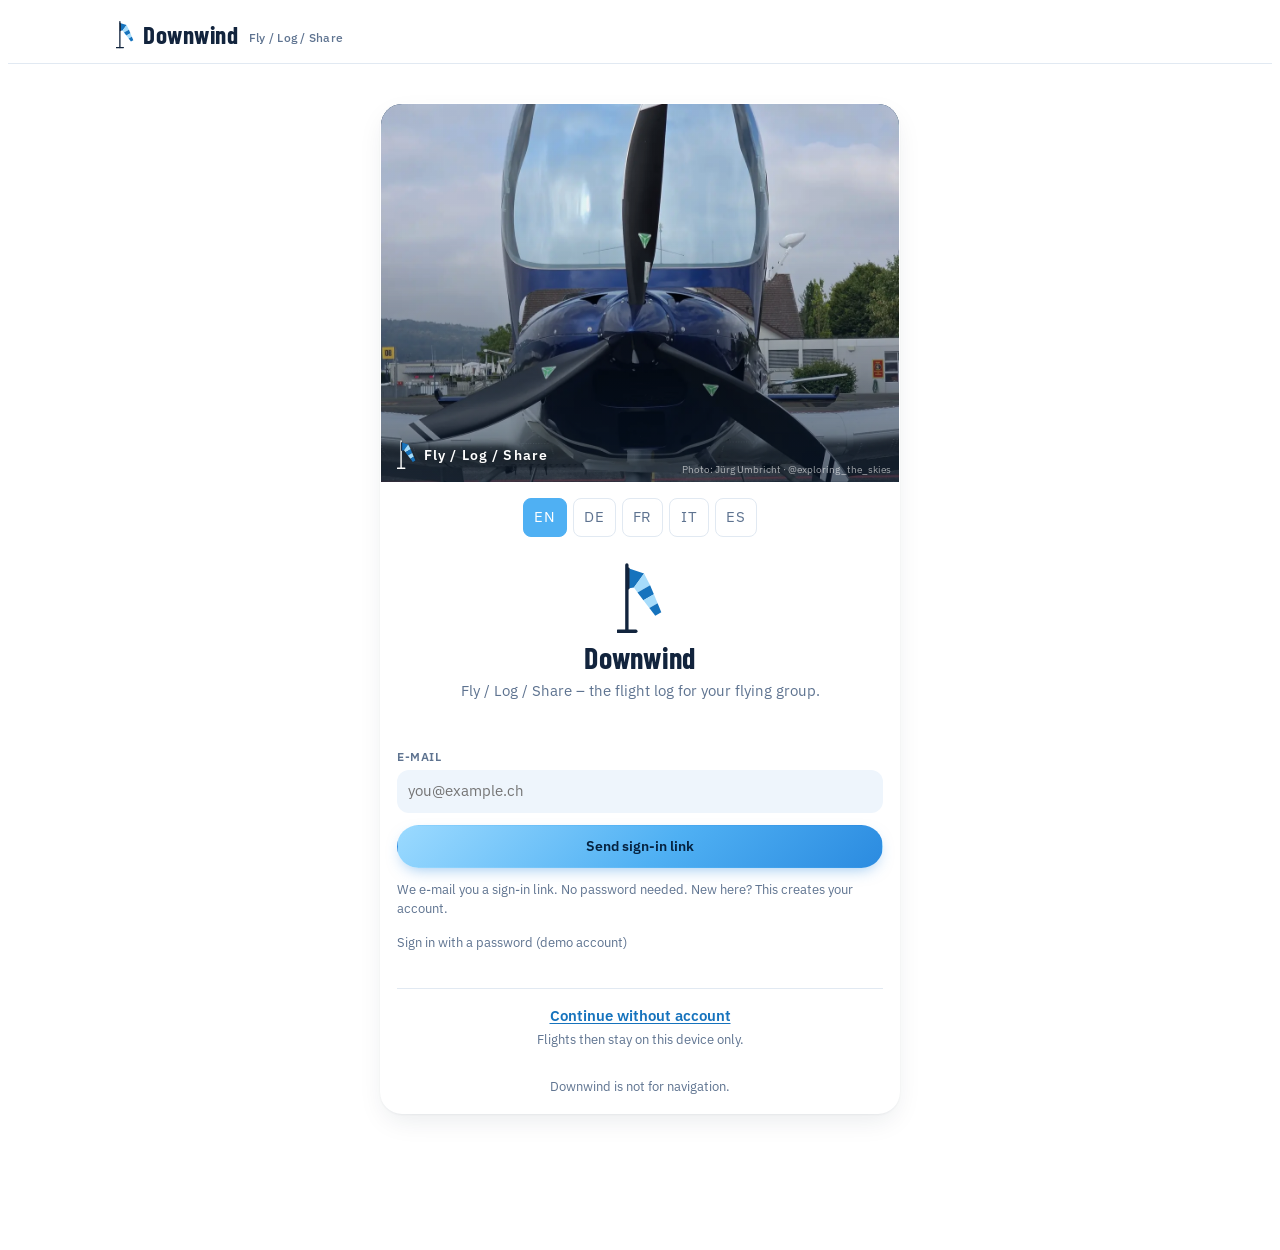
<file: index.html>
<!doctype html>
<html lang="en">
<head>
<meta charset="utf-8">
<meta name="viewport" id="vp" content="width=device-width,initial-scale=1,maximum-scale=1,user-scalable=no,viewport-fit=cover">
<meta name="theme-color" content="#FFFFFF">
<meta name="color-scheme" content="light">
<link rel="icon" type="image/svg+xml" href="favicon.svg">
<link rel="apple-touch-icon" href="apple-touch-icon.png">
<link rel="manifest" href="manifest.webmanifest">
<meta name="apple-mobile-web-app-capable" content="yes">
<meta name="mobile-web-app-capable" content="yes">
<meta name="apple-mobile-web-app-title" content="Downwind">
<title>Downwind</title>
  <script type="module" crossorigin src="./assets/index-nyP9QHW7.js"></script>
  <link rel="modulepreload" crossorigin href="./assets/rolldown-runtime-hePW80VL.js">
  <link rel="modulepreload" crossorigin href="./assets/preload-helper-BaNbYf_w.js">
  <link rel="modulepreload" crossorigin href="./assets/dist-C4hlIuk_.js">
  <link rel="stylesheet" crossorigin href="./assets/index-YrpOhThD.css">
</head>
<body>
<header class="top"><div class="top-in">
  <div class="brand">
    <svg class="windsock" width="18" height="28" viewBox="350 200 410 640" aria-hidden="true"><g transform="translate(108 -13)"><line x1="330" y1="230" x2="330" y2="820" stroke="#12243D" stroke-width="30" stroke-linecap="round"/><line x1="250" y1="820" x2="410" y2="820" stroke="#12243D" stroke-width="30" stroke-linecap="round"/><polygon points="350,262 483,306.8 393,430.6 350,438" fill="#1673BD"/><polygon points="483,306.8 537.3,410.7 424.7,475.7 393,430.6" fill="#A6DCFB"/><polygon points="537.3,410.7 570.8,490.7 477.2,544.7 424.7,475.7" fill="#1673BD"/><polygon points="570.8,490.7 603.8,571 530.2,613.5 477.2,544.7" fill="#A6DCFB"/><polygon points="603.8,571 636.8,651.2 583.2,682.2 530.2,613.5" fill="#1673BD"/><rect x="330" y="252" width="24" height="196" rx="10" fill="#12243D"/></g></svg>
    <span>Downwind</span><span class="tagline">Fly / Log / Share</span>
  </div>
  <h1 class="top-title" id="topTitle" hidden></h1>
  <nav class="top-nav" id="topnav">
    <button data-nav="feed">Feed</button>
    <button data-nav="explore">Explore</button>
    <button data-nav="log">Logbook</button>
    <button data-nav="club">Club</button>
    <button data-nav="record" class="rec">+ Log flight</button>
  </nav>
</div></header>
<div class="sb-shade" aria-hidden="true"></div>
<div class="hdr-actions" id="hdrActions">
  <button class="hdr-btn" data-nav="messages" aria-label="Messages"><svg viewBox="0 0 24 24" width="21" height="21" fill="none" stroke="currentColor" stroke-width="1.8" stroke-linejoin="round"><path d="M4 5.5h16a1 1 0 0 1 1 1v10a1 1 0 0 1-1 1H9.5L5 21v-3.5H4a1 1 0 0 1-1-1v-10a1 1 0 0 1 1-1z"/></svg><span class="hdr-badge" id="msgBadge" hidden></span></button>
  <button class="hdr-btn" data-nav="settings" aria-label="Settings"><svg viewBox="0 0 24 24" width="21" height="21" fill="none" stroke="currentColor" stroke-width="1.8" stroke-linecap="round" stroke-linejoin="round"><circle cx="12" cy="12" r="3"/><path d="M19.4 15a1.7 1.7 0 0 0 .3 1.8l.1.1a2 2 0 1 1-2.8 2.8l-.1-.1a1.7 1.7 0 0 0-1.8-.3 1.7 1.7 0 0 0-1 1.5V21a2 2 0 1 1-4 0v-.1a1.7 1.7 0 0 0-1.1-1.5 1.7 1.7 0 0 0-1.8.3l-.1.1a2 2 0 1 1-2.8-2.8l.1-.1a1.7 1.7 0 0 0 .3-1.8 1.7 1.7 0 0 0-1.5-1H3a2 2 0 1 1 0-4h.1a1.7 1.7 0 0 0 1.5-1.1 1.7 1.7 0 0 0-.3-1.8l-.1-.1a2 2 0 1 1 2.8-2.8l.1.1a1.7 1.7 0 0 0 1.8.3H9a1.7 1.7 0 0 0 1-1.5V3a2 2 0 1 1 4 0v.1a1.7 1.7 0 0 0 1 1.5 1.7 1.7 0 0 0 1.8-.3l.1-.1a2 2 0 1 1 2.8 2.8l-.1.1a1.7 1.7 0 0 0-.3 1.8V9a1.7 1.7 0 0 0 1.5 1H21a2 2 0 1 1 0 4h-.1a1.7 1.7 0 0 0-1.5 1z"/></svg></button>
  <button class="hdr-btn" data-nav="notifications" aria-label="Notifications"><svg viewBox="0 0 24 24" width="21" height="21" fill="none" stroke="currentColor" stroke-width="1.8" stroke-linecap="round" stroke-linejoin="round"><path d="M6 16.5V11a6 6 0 0 1 12 0v5.5l1.5 2h-15z"/><path d="M10 20.5a2 2 0 0 0 4 0"/></svg><span class="hdr-badge" id="bellBadge" hidden></span></button>
</div>

<div id="launch" aria-hidden="true"><div class="launch-in">
  <svg width="54" height="84" viewBox="350 200 410 640"><g transform="translate(108 -13)"><line x1="330" y1="230" x2="330" y2="820" stroke="#12243D" stroke-width="30" stroke-linecap="round"/><line x1="250" y1="820" x2="410" y2="820" stroke="#12243D" stroke-width="30" stroke-linecap="round"/><polygon points="350,262 483,306.8 393,430.6 350,438" fill="#1673BD"/><polygon points="483,306.8 537.3,410.7 424.7,475.7 393,430.6" fill="#A6DCFB"/><polygon points="537.3,410.7 570.8,490.7 477.2,544.7 424.7,475.7" fill="#1673BD"/><polygon points="570.8,490.7 603.8,571 530.2,613.5 477.2,544.7" fill="#A6DCFB"/><polygon points="603.8,571 636.8,651.2 583.2,682.2 530.2,613.5" fill="#1673BD"/><rect x="330" y="252" width="24" height="196" rx="10" fill="#12243D"/></g></svg>
  <div class="launch-name">Downwind</div><div class="launch-tag">Fly / Log / Share</div></div></div>
<main id="app"></main>

<nav class="tabbar" id="tabbar">
  <button data-nav="feed"><svg viewBox="0 0 24 24" fill="none" stroke="currentColor" stroke-width="1.8" stroke-linejoin="round"><path d="M3.5 10.5 12 4l8.5 6.5V20a1 1 0 0 1-1 1H15v-6H9v6H4.5a1 1 0 0 1-1-1z"/></svg>Feed</button>
  <button data-nav="explore"><svg viewBox="0 0 24 24" fill="none" stroke="currentColor" stroke-width="1.8" stroke-linejoin="round"><circle cx="12" cy="12" r="9"/><path d="m15.5 8.5-2 5-5 2 2-5z"/></svg>Explore</button>
  <button data-nav="record" class="tab-rec" aria-label="Log flight"><span><svg viewBox="0 0 24 24" fill="none" stroke="currentColor" stroke-width="2.4" stroke-linecap="round"><path d="M12 5v14M5 12h14"/></svg></span></button>
  <button data-nav="club"><svg viewBox="0 0 24 24" fill="none" stroke="currentColor" stroke-width="1.8"><circle cx="9" cy="8" r="3"/><circle cx="17" cy="9" r="2.4"/><path d="M3 20c0-3.3 2.7-6 6-6s6 2.7 6 6M15 14.6c3 .1 5.5 2.4 5.5 5.4"/></svg>Club</button>
  <button data-nav="log"><svg viewBox="0 0 24 24" fill="none" stroke="currentColor" stroke-width="1.8"><rect x="5" y="3" width="14" height="18" rx="2"/><path d="M9 8h6M9 12h6M9 16h3"/></svg>Logbook</button>
</nav>

</body>
</html>
</file>
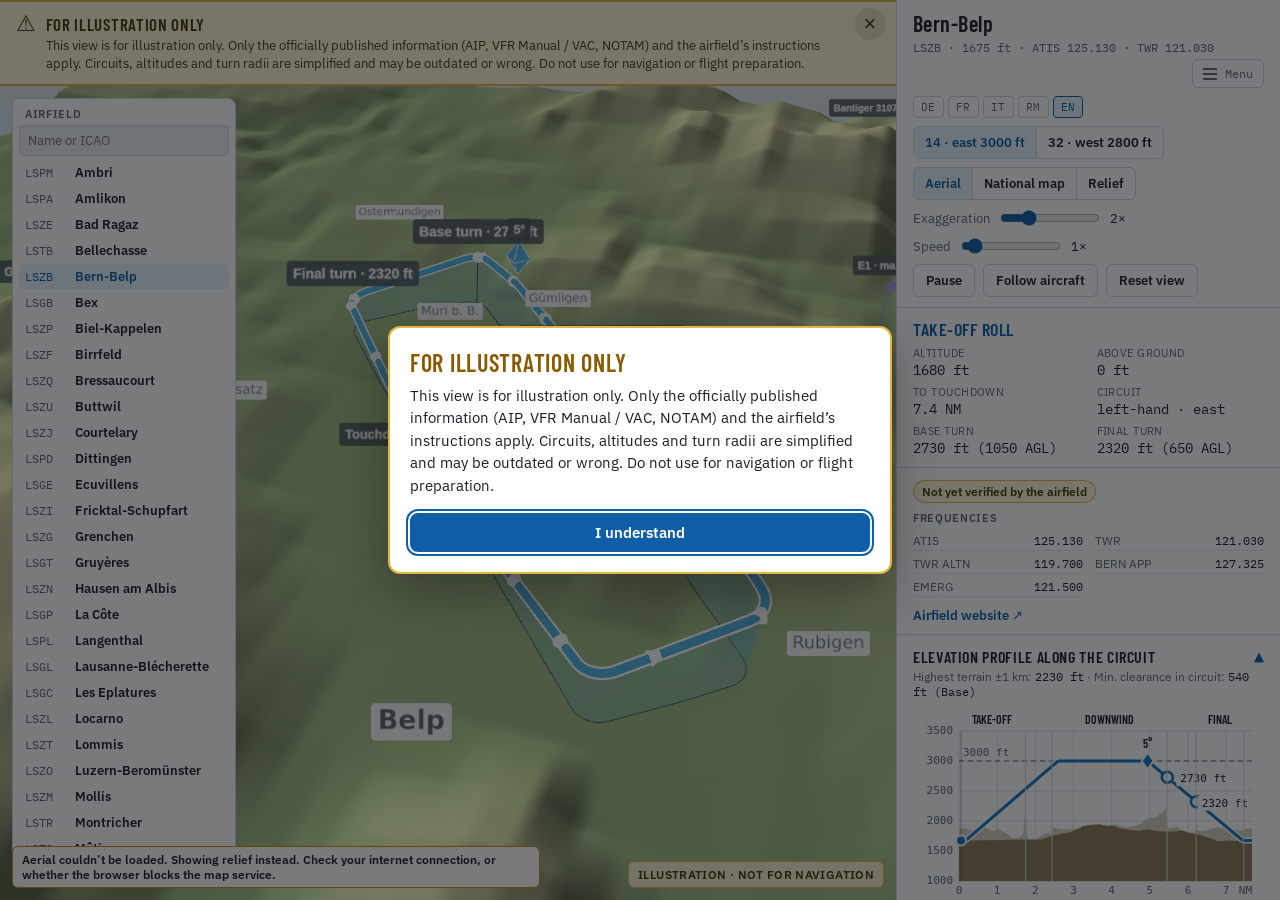
<file: circuits/index.html>
<!doctype html>
<html lang="de">
<head>
<meta charset="utf-8">
<meta name="viewport" content="width=device-width,initial-scale=1,viewport-fit=cover">
<title>VFR Platzrunden 3D</title>
<style>
@font-face{font-family:"Barlow Condensed";font-weight:600;src:url(fonts/barlow-condensed-latin-600-normal.woff2) format("woff2")}
@font-face{font-family:"Barlow Condensed";font-weight:500;src:url(fonts/barlow-condensed-latin-500-normal.woff2) format("woff2")}
@font-face{font-family:"IBM Plex Sans";font-weight:400;src:url(fonts/ibm-plex-sans-latin-400-normal.woff2) format("woff2")}
@font-face{font-family:"IBM Plex Sans";font-weight:500 600;src:url(fonts/ibm-plex-sans-latin-600-normal.woff2) format("woff2")}
@font-face{font-family:"IBM Plex Mono";font-weight:400 500;src:url(fonts/ibm-plex-mono-latin-400-normal.woff2) format("woff2")}

/* Layout: 3D terrain table takes the screen; airport picker floats top-left on the map; controls, flight data and fold-out profile in a side column (desktop) or below (phone) */
:root{
  --bg:#eef0f2;--panel:#ffffff;--fg:#1b2026;--muted:#5d6670;--line:#d3d8dd;
  --accent:#0E5FA8;--accent-soft:#EAF4FC;--route:#1673BD;--sky:#dfe6ec;--terrain:#8c7b5a;--terrain-soft:#d9cfbd;--grid:#e3e7ea;
  --f-display:"Barlow Condensed","Arial Narrow",sans-serif;
  --f-body:"IBM Plex Sans",system-ui,sans-serif;
  --f-data:"IBM Plex Mono",ui-monospace,monospace;
}
[hidden]{display:none!important}
html,body{height:100%}
body{background:var(--bg);color:var(--fg);font-family:var(--f-body);font-size:15px;margin:0}
.app{display:flex;flex-direction:column;min-height:100%}
aside{display:contents}
header{display:flex;flex-wrap:wrap;align-items:center;gap:8px 14px;padding-block:10px;padding-inline:16px;background:var(--panel);border-bottom:1px solid var(--line)}
.id{display:flex;align-items:baseline;flex-wrap:wrap;gap:4px 8px;min-width:0;flex:1 1 100%}
.id h1{font-family:var(--f-display);font-weight:600;font-size:22px;letter-spacing:.02em;margin:0;text-wrap:balance}
.id span{font-family:var(--f-data);font-size:12px;color:var(--muted)}
.seg{display:inline-flex;flex-wrap:wrap;border:1px solid var(--line);border-radius:6px;overflow:hidden}
.seg button{font:500 13px var(--f-body);background:transparent;color:var(--fg);border:0;padding:7px 11px;cursor:pointer}
.seg button+button{border-left:1px solid var(--line)}
.seg.grid{display:grid;grid-template-columns:1fr 1fr}
.seg.grid button{border-left:0;border-top:1px solid var(--line);text-align:left}
.seg.grid button:nth-child(-n+2){border-top:0}
.seg.grid button:nth-child(2n){border-left:1px solid var(--line)}
.seg button[aria-pressed="true"]{background:var(--accent-soft);color:var(--accent)}
button:focus-visible,input:focus-visible,summary:focus-visible{outline:2px solid var(--accent);outline-offset:2px}
.ctl{display:flex;align-items:center;gap:8px;font-size:13px;color:var(--muted)}
.ctl input{width:100px;accent-color:var(--accent)}
.ctl output{font-family:var(--f-data);color:var(--fg);min-width:2ch}
.btns{display:flex;gap:8px}
.btn{font:500 13px var(--f-body);background:transparent;color:var(--fg);border:1px solid var(--line);border-radius:6px;padding:7px 12px;cursor:pointer}
.btn[aria-pressed="true"]{border-color:var(--accent);color:var(--accent)}
main{position:relative;height:68vh;height:68dvh;min-height:340px;background:var(--sky)}
#gl{position:absolute;inset:0}
.picker{position:absolute;left:12px;top:12px;background:var(--panel);border:1px solid var(--line);border-radius:8px;padding:6px;display:flex;flex-direction:column;gap:4px;width:210px;max-height:calc(100% - 70px)}
.picker .ph{font:600 11px var(--f-body);letter-spacing:.06em;text-transform:uppercase;color:var(--muted);margin:2px 6px 0}
.picker input{font:400 13px var(--f-body);color:var(--fg);background:var(--bg);border:1px solid var(--line);border-radius:5px;padding:6px 8px;min-width:0}
.plist{display:flex;flex-direction:column;gap:1px;overflow-y:auto;min-height:0;flex:1 1 auto}
.picker select{display:none;font:500 14px var(--f-body);color:var(--fg);background:var(--panel);border:1px solid var(--line);border-radius:6px;padding:6px 8px}
.picker h2{font:600 11px var(--f-body);letter-spacing:.06em;text-transform:uppercase;color:var(--muted);margin:2px 6px 4px}
.picker button{display:grid;grid-template-columns:3.4em 1fr;align-items:baseline;gap:0 6px;text-align:left;background:transparent;border:0;border-radius:5px;padding:4px 6px;cursor:pointer;color:var(--fg);font:500 13px var(--f-body)}
.picker button b{font:500 12px var(--f-data);color:var(--muted)}
.picker button small{display:none}
.picker button:hover{background:var(--bg)}
.picker button[aria-pressed="true"]{background:var(--accent-soft);color:var(--accent)}
.picker button[aria-pressed="true"] b{color:var(--accent)}
.fd{display:grid;grid-template-columns:repeat(auto-fit,minmax(130px,1fr));gap:6px 16px;padding-block:10px;padding-inline:16px;background:var(--panel);border-bottom:1px solid var(--line);font-variant-numeric:tabular-nums}
.fd .leg{grid-column:1/-1;font-family:var(--f-display);font-weight:600;font-size:18px;letter-spacing:.03em;text-transform:uppercase;color:var(--accent)}
.fd span em{display:block;font-style:normal;font-size:11px;letter-spacing:.04em;text-transform:uppercase;color:var(--muted)}
.fd span b{font-family:var(--f-data);font-weight:500;font-size:14px}
.prof{background:var(--panel);padding-block:4px 12px;padding-inline:16px}
.prof summary{list-style:none;cursor:pointer;padding-block:8px;display:grid;grid-template-columns:1fr auto;gap:2px 10px;align-items:baseline}
.prof summary::-webkit-details-marker{display:none}
.prof summary h2{font-family:var(--f-display);font-weight:600;font-size:16px;letter-spacing:.04em;text-transform:uppercase;margin:0}
.prof summary .chev{font-size:13px;color:var(--accent);transition:transform .2s}
.prof[open] summary .chev{transform:rotate(180deg)}
.prof summary p{grid-column:1/-1;margin:0;font-size:12px;color:var(--muted)}
.prof summary p b{color:var(--fg);font-weight:500;font-family:var(--f-data)}
.pwrap{position:relative;height:150px;margin-top:4px}
.pwrap canvas{position:absolute;inset:0;width:100%;height:100%}
.key{display:flex;flex-wrap:wrap;gap:4px 14px;font-size:11px;color:var(--muted);margin-top:6px}
.key i{display:inline-block;width:12px;height:8px;border-radius:2px;margin-right:5px;vertical-align:middle}
.legend{display:flex;flex-direction:column;gap:4px;font-size:12px!important;color:var(--fg)!important;padding-bottom:0!important}
.legend i{display:inline-block;width:14px;height:5px;border-radius:3px;margin-right:6px;vertical-align:middle}
.legend b{font-weight:500}
.src{font-size:11px;color:var(--muted);padding-block:10px;padding-inline:16px;line-height:1.5;margin:0}
.chip{position:absolute;left:12px;bottom:12px;background:var(--panel);color:var(--fg);border:1px solid var(--line);border-radius:6px;padding:5px 9px;font:500 12px var(--f-body);max-width:calc(100% - 24px)}
.chip.warn{border-color:#c98a00}
.chip2{bottom:auto;top:12px;left:auto;right:12px;max-width:calc(100% - 260px)}
@media (max-width:640px){.chip2{top:56px;left:12px;right:12px;max-width:none}}
#err{position:absolute;inset:0;display:flex;align-items:center;justify-content:center;padding-inline:16px;text-align:center;color:var(--muted)}

.menu{position:relative;margin-left:auto}
.mbtn{display:inline-flex;align-items:center;gap:8px;padding:6px 10px}
.bars{display:inline-block;width:14px;height:2px;background:currentColor;box-shadow:0 -5px 0 currentColor,0 5px 0 currentColor}
.mlist{position:absolute;right:0;top:calc(100% + 6px);z-index:20;background:var(--panel);border:1px solid var(--line);border-radius:8px;padding:4px;min-width:190px;box-shadow:0 8px 24px rgba(0,0,0,.14);display:flex;flex-direction:column}
.mlist button{text-align:left;background:transparent;border:0;border-radius:5px;padding:9px 12px;font:500 14px var(--f-body);color:var(--fg);cursor:pointer}
.mlist button:hover,.mlist button:focus-visible{background:var(--accent-soft);color:var(--accent)}
.langs{display:inline-flex;gap:4px;flex:1 1 100%}
.langs button{font:500 11px var(--f-data);letter-spacing:.04em;background:transparent;color:var(--muted);border:1px solid var(--line);border-radius:4px;padding:3px 7px;cursor:pointer}
.langs button[aria-pressed="true"]{color:var(--accent);border-color:var(--accent);background:var(--accent-soft)}
.apinfo{padding-block:10px;padding-inline:16px;border-bottom:1px solid var(--line);background:var(--panel)}
.apinfo h2{font:600 11px var(--f-body);letter-spacing:.06em;text-transform:uppercase;color:var(--muted);margin:0 0 6px}
.flist{list-style:none;margin:0 0 8px;padding:0;display:grid;grid-template-columns:repeat(auto-fill,minmax(150px,1fr));gap:3px 12px;font-variant-numeric:tabular-nums}
.flist li{display:flex;justify-content:space-between;gap:8px;font-size:12px;border-bottom:1px dotted var(--line);padding-block:2px}
.flist li span{color:var(--muted);min-width:0;overflow:hidden;text-overflow:ellipsis;white-space:nowrap}
.flist li b{font:500 12px var(--f-data)}
.weblink{font:500 13px var(--f-body);color:var(--accent);text-decoration:none}
.weblink:hover{text-decoration:underline}
.page{min-height:100%;background:var(--bg);padding-block:24px 48px;padding-inline:16px;box-sizing:border-box}
.page .pin{max-width:720px;margin:0 auto;display:flex;flex-direction:column;gap:18px}
.page h1{font-family:var(--f-display);font-weight:600;font-size:30px;letter-spacing:.02em;margin:0;text-wrap:balance}
.page .back{align-self:flex-start}
.field{display:flex;flex-direction:column;gap:8px;background:var(--panel);border:1px solid var(--line);border-radius:8px;padding:14px 16px}
.field .seg{align-self:flex-start}
.flab{font:600 12px var(--f-body);letter-spacing:.05em;text-transform:uppercase;color:var(--muted)}
.swatches{display:flex;flex-wrap:wrap;gap:8px;align-items:center}
.swatches button{width:34px;height:34px;border-radius:50%;border:2px solid var(--panel);box-shadow:0 0 0 1px var(--line);cursor:pointer}
.swatches button[aria-checked="true"]{box-shadow:0 0 0 2px var(--fg)}
.swatches input[type=color]{width:42px;height:34px;border:1px solid var(--line);border-radius:6px;background:var(--panel);padding:2px;cursor:pointer}
.rowc{display:flex;flex-wrap:wrap;align-items:center;gap:12px}
.rowc input[type=range]{flex:1 1 200px;accent-color:var(--accent)}
.rowc output{font:500 13px var(--f-data);min-width:4.5ch}
.wprev{height:28px;display:flex;align-items:center}
.wprev i{display:block;width:100%;border-radius:99px;background:var(--route);box-shadow:0 0 0 3px #fff}
.check{display:flex;gap:10px;align-items:center;font-size:15px;cursor:pointer}
.check input{width:18px;height:18px;accent-color:var(--accent)}
.muted{color:var(--muted);font-size:13px}
.prose{line-height:1.6;font-size:15px}
.prose h2{font-family:var(--f-display);font-weight:600;font-size:22px;margin:12px 0 0}
.prose h3{font-size:16px;margin:4px 0 -8px}
.prose p,.prose ul{margin:0;max-width:68ch}
.prose a{color:var(--accent)}
.ph-fill{background:var(--accent-soft);color:var(--accent);border-radius:3px;padding:0 4px}

/* Disclaimer: always-visible bar, stamp on the 3D view (also in screenshots), first-visit dialog, per-airfield verification status */
.discbar{display:flex;gap:10px;align-items:flex-start;background:#fff4d6;color:#4a3800;border-block:2px solid #e3b440;padding-block:10px;padding-inline:16px;font-size:13px;line-height:1.45}
.discbar b{display:block;font-family:var(--f-display);font-weight:600;font-size:17px;letter-spacing:.04em;text-transform:uppercase}
.discbar .ico{font-size:22px;line-height:1}
.discbar>div{flex:1;min-width:0}
.disc-x{flex:none;width:32px;height:32px;margin:-4px -6px 0 0;border:0;border-radius:50%;background:rgba(74,56,0,.1);color:#4a3800;font-size:22px;line-height:1;cursor:pointer}
.discbar.closed{display:none}
.stamp{position:absolute;right:12px;bottom:12px;max-width:40%;background:rgba(255,244,214,.94);color:#4a3800;border:1.5px solid #e3b440;border-radius:6px;padding:5px 9px;font:600 12px var(--f-body);letter-spacing:.03em;text-transform:uppercase;pointer-events:none}
.chip{max-width:calc(60% - 30px)}
@media (max-width:640px){.stamp{left:12px;right:12px;max-width:none;text-align:center}.chip:not(.chip2){bottom:46px;max-width:calc(100% - 24px)}}
.verif{display:inline-block;white-space:nowrap;max-width:100%;overflow:hidden;text-overflow:ellipsis;vertical-align:middle;margin-block:2px 8px;padding:3px 8px;border-radius:999px;font:600 12px var(--f-body);background:#fff4d6;color:#4a3800;border:1px solid #e3b440}
@media (max-width:420px){.verif{font-size:11px;padding:3px 7px;letter-spacing:-.01em}}
.verif.ok{background:#e3f4e8;color:#1d5b31;border-color:#7cc092}
.dmodal{position:fixed;inset:0;z-index:50;display:flex;align-items:center;justify-content:center;padding:16px;background:rgba(10,14,18,.55)}
.dmodal .box{max-width:460px;background:var(--panel);color:var(--fg);border:2px solid #e3b440;border-radius:12px;padding:20px;box-shadow:0 20px 50px rgba(0,0,0,.3)}
.dmodal h2{font-family:var(--f-display);font-weight:600;font-size:24px;letter-spacing:.03em;text-transform:uppercase;margin:0 0 8px;color:#8a5a00}
.dmodal p{margin:0 0 16px;line-height:1.5}
.dmodal button{font:600 15px var(--f-body);background:var(--accent);color:#fff;border:0;border-radius:8px;padding:10px 18px;cursor:pointer;width:100%}
.warnbox{background:#fff4d6;color:#4a3800;border:1px solid #e3b440;border-radius:8px;padding:12px 14px}
body.subpage{overflow:auto}
body.subpage .app{display:none!important}
@media (max-width:640px){
  .picker{width:auto;right:auto;padding:4px;max-height:none}
  .picker .ph,.picker input,.plist{display:none}
  .picker select{display:block;max-width:calc(100vw - 48px)}
  .seg.grid{grid-template-columns:1fr}
  .seg.grid button:nth-child(2n){border-left:0}
  .seg.grid button:nth-child(2){border-top:1px solid var(--line)}
}
@media (min-width:900px){
  html,body{overflow:hidden}
  .app{display:grid;grid-template-columns:minmax(0,1fr) clamp(320px,30vw,420px);grid-template-rows:auto auto minmax(0,1fr);grid-template-areas:"disc head" "map head" "map side";height:100%}
  .discbar{grid-area:disc}
  main{grid-area:map;height:auto;min-height:0}
  aside{display:block;background:var(--panel);border-left:1px solid var(--line)}
  aside:first-child{grid-area:head}
  #side2{grid-area:side;overflow-y:auto}
  .pwrap{height:190px}
}
@media (prefers-reduced-motion:reduce){.prof summary .chev{transition:none}}
/* embedded in the Downwind app (?embed=1): airfield and language come from the app */
html.embed .menu,html.embed .langs,html.embed #picker,html.embed #pgImpressum,html.embed #pgSettings{display:none!important}
</style>
</head>
<body>
<div class="app" id="pgMain">
<aside>
<header>
  <div class="id"><h1 id="apName">Bern-Belp</h1><span id="apMeta">LSZB · 1675 ft</span>
    <div class="menu">
      <button class="btn mbtn" id="menuBtn" aria-haspopup="true" aria-expanded="false" aria-controls="menuList"><span class="bars" aria-hidden="true"></span><span data-i18n="menu">Menü</span></button>
      <div class="mlist" id="menuList" role="menu" hidden>
        <button role="menuitem" data-go="main" data-i18n="nav_circ">Platzrunden</button>
        <button role="menuitem" data-go="settings" data-i18n="nav_set">Einstellungen</button>
        <button role="menuitem" data-go="impressum" data-i18n="nav_imp">Impressum</button>
      </div>
    </div>
  </div>
  <div class="langs" role="group" aria-label="Sprache / Langue / Lingua / Lingua / Language">
    <button data-lang="de" aria-pressed="true">DE</button><button data-lang="fr">FR</button><button data-lang="it">IT</button><button data-lang="rm">RM</button><button data-lang="en">EN</button>
  </div>
  <div class="seg" id="circs" role="group" aria-label="Platzrunde"></div>
  <div class="seg" role="group" aria-label="Bodenkarte">
    <button id="lyImg" aria-pressed="true" data-i18n="lyImg">Luftbild</button>
    <button id="lyMap" aria-pressed="false" data-i18n="lyMap">Landeskarte</button>
    <button id="lyRel" aria-pressed="false" data-i18n="lyRel">Relief</button>
  </div>
  <label class="ctl" for="ex"><span data-i18n="exag">Überhöhung</span> <input id="ex" type="range" min="1" max="5" step="1" value="2"><output id="exo">2×</output></label>
  <label class="ctl" for="spd"><span data-i18n="speed">Tempo</span> <input id="spd" type="range" min="0.5" max="8" step="0.5" value="1"><output id="spdo">1×</output></label>
  <div class="btns"><button class="btn" id="play" aria-pressed="false">Pause</button><button class="btn" id="chase" aria-pressed="false" data-i18n="chase">Mitfliegen</button><button class="btn" id="homeBtn" data-i18n="home">Ansicht zurücksetzen</button></div>
</header>
</aside>
<div class="discbar" role="note"><span class="ico" aria-hidden="true">⚠</span><div><b data-i18n="disc_title">Nur zur Illustration</b><span data-i18n="disc_body"></span></div><button class="disc-x" id="discX" type="button" aria-label="Close">×</button></div>
<main>
  <div id="gl"></div>
  <div class="stamp" data-i18n="disc_stamp" aria-hidden="true">Illustration · nicht für die Navigation</div>
  <div id="err" hidden data-i18n="glErr">3D-Darstellung konnte nicht geladen werden.</div>
  <nav class="picker" id="picker" aria-label="Flugplatz">
    <label for="apSearch" class="ph" data-i18n="airport">Flugplatz</label>
    <input id="apSearch" type="search" placeholder="Name oder ICAO" autocomplete="off">
    <div class="plist" id="plist"></div>
    <select id="apSelect" aria-label="Flugplatz"></select>
  </nav>
  <div id="tiles" class="chip" role="status"></div>
  <div id="demchip" class="chip chip2" role="status" hidden></div>
</main>
<aside id="side2">
<div class="fd" aria-live="polite">
  <span class="leg" id="leg">Startlauf</span>
  <span><em data-i18n="alt">Höhe</em><b id="amsl">–</b></span>
  <span><em data-i18n="agl">über Gelände</em><b id="agl">–</b></span>
  <span><em data-i18n="tdp">bis Aufsetzpunkt</em><b id="tdp">–</b></span>
  <span><em data-i18n="circuit">Volte</em><b id="vol">–</b></span>
  <span class="turnrow"><em data-i18n="base">Base-Kurve</em><b id="tbase">–</b></span>
  <span class="turnrow"><em data-i18n="final">Final-Kurve</em><b id="tfin">–</b></span>
</div>
<section class="apinfo">
  <span class="verif" id="verif"></span>
  <h2 data-i18n="freqs">Frequenzen</h2>
  <ul class="flist" id="flist"></ul>
  <a id="apWeb" class="weblink" href="#" target="_blank" rel="noopener"><span data-i18n="website">Website des Flugplatzes</span> ↗</a>
</section>
<details class="prof" id="prof">
  <summary>
    <h2 data-i18n="profile">Höhenprofil entlang der Volte</h2><span class="chev" aria-hidden="true">▼</span>
    <p><span data-i18n="hmax">Höchstes Gelände ±1 km</span>: <b id="hmax">–</b> · <span data-i18n="hclr">Min. Abstand in der Volte</span>: <b id="hclr">–</b></p>
  </summary>
  <div class="pwrap"><canvas id="pf"></canvas><canvas id="pc"></canvas></div>
  <div class="key"><span><i style="background:var(--route)"></i><span data-i18n="k_path">Flugweg</span></span><span><i style="background:var(--terrain)"></i><span data-i18n="k_ground">Gelände unter dem Flugweg</span></span><span><i style="background:var(--terrain-soft)"></i><span data-i18n="k_side">höchstes Gelände ±1 km seitlich</span></span></div>
</details>
<p class="src legend" id="legendBox"><span><i style="background:var(--route)"></i><b id="priName"></b> · <span data-i18n="animated">animiert</span></span><span id="altLegend" hidden><i style="background:#F28C28"></i><b id="altName"></b> · <span data-i18n="compare">zum Vergleich</span></span></p>
<p class="src" id="srcNote"></p>
<p class="src"><span id="gsNote"></span> <span data-i18n="src"></span></p>
</aside>
<div class="dmodal" id="discModal" role="dialog" aria-modal="true" aria-labelledby="discH" hidden>
  <div class="box"><h2 id="discH" data-i18n="disc_title">Nur zur Illustration</h2><p data-i18n="disc_body"></p><button id="discOk" data-i18n="disc_ok">Verstanden</button></div>
</div>
</div>

<section class="page" id="pgSettings" hidden>
  <div class="pin">
    <button class="btn back" data-go="main">← <span data-i18n="set_back">Zurück zu den Platzrunden</span></button>
    <h1 data-i18n="set_title">Einstellungen</h1>
    <div class="field">
      <span class="flab" data-i18n="set_color">Farbe der Platzrunde</span>
      <div class="swatches" id="swatches" role="radiogroup"></div>
    </div>
    <div class="field">
      <label class="flab" for="setWidth" data-i18n="set_width">Dicke der Platzrunde</label>
      <div class="rowc"><input id="setWidth" type="range" min="0.4" max="2.5" step="0.1" value="1"><output id="setWidthO">100 %</output></div>
      <div class="wprev" id="wprev"><i></i></div>
    </div>
    <div class="field">
      <span class="flab" data-i18n="set_gs">Anflugwinkel</span>
      <div class="seg" id="setGs" role="radiogroup"><button data-gs="3">3°</button><button data-gs="4">4°</button><button data-gs="5">5°</button></div>
    </div>
    <div class="field">
      <span class="flab" data-i18n="set_pcolor">Farbe des Flugzeugs</span>
      <div class="swatches" id="pswatches" role="radiogroup"></div>
    </div>
    <div class="field">
      <span class="flab" data-i18n="set_ptype">Flugzeugtyp</span>
      <div class="seg" id="setPtype" role="radiogroup"><button data-pt="low" data-i18n="pt_low">Tiefdecker</button><button data-pt="high" data-i18n="pt_high">Hochdecker</button></div>
    </div>
    <div class="field">
      <label class="check"><input id="setTurns" type="checkbox" checked> <span data-i18n="set_turns">Höhen der Base- und Final-Kurve anzeigen</span></label>
    </div>
    <div class="rowc"><button class="btn" id="setReset" data-i18n="set_reset">Zurücksetzen</button><span class="muted" data-i18n="set_saved">Einstellungen werden in diesem Browser gespeichert.</span></div>
  </div>
</section>

<section class="page" id="pgImpressum" hidden>
  <div class="pin prose">
    <button class="btn back" data-go="main">← <span data-i18n="set_back">Zurück zu den Platzrunden</span></button>
    <p class="muted" data-i18n="imp_note"></p>
    <h1>Über dieses Projekt</h1>
    <p>Interaktive 3D-Darstellung der Platzrunden von Schweizer Flugplätzen für die Vorbereitung von VFR-Flügen. Ein privates Projekt aus Freude an der Fliegerei und an Webtechnologie, umgesetzt mit HTML5, JavaScript und three.js.</p>
    <p>Kontakt: Christoph Umbricht, <span class="ph-fill">[E-Mail-Adresse ergänzen]</span></p>
    <div class="warnbox"><strong>Nicht für den operationellen Gebrauch.</strong> Die Informationen auf dieser Website dienen ausschliesslich der Information und Übung. Nicht für die Navigation verwenden. Die Daten können veraltet, ungenau oder fehlerhaft sein. Für die Flugvorbereitung gelten immer die aktuellen offiziellen Unterlagen (AIP, VFR Manual, VAC, NOTAM).</div>

    <h2>Quellen und Rechte</h2>
    <ul>
      <li>Luftbild (SWISSIMAGE), Landeskarte und Höhendaten (swissALTI3D / DHM25): © swisstopo – <a href="https://www.swisstopo.admin.ch/de/nutzungsbedingungen-kostenlose-geodaten-und-geodienste" target="_blank" rel="noopener">Nutzungsbedingungen</a>, Daten über <a href="https://api3.geo.admin.ch" target="_blank" rel="noopener">api3.geo.admin.ch</a> und <a href="https://wmts.geo.admin.ch" target="_blank" rel="noopener">wmts.geo.admin.ch</a></li>
      <li>Platzrunden, Volten-Höhen, Meldepunkte und Frequenzen: abgeleitet aus den Sichtanflugkarten (VAC) im VFR Manual Schweiz, © skyguide – <a href="https://www.skybriefing.com" target="_blank" rel="noopener">skybriefing.com</a> (Stand der Karten: 01 OCT 2026)</li>
      <li>Pistendaten: AIP Schweiz (skyguide) und <a href="https://ourairports.com/data/" target="_blank" rel="noopener">OurAirports</a> (Public Domain)</li>
      <li>3D-Bibliothek: <a href="https://threejs.org" target="_blank" rel="noopener">three.js</a> (MIT-Lizenz), ausgeliefert über cdnjs und jsDelivr</li>
      <li>Schriften: Barlow, Barlow Condensed und JetBrains Mono über <a href="https://fonts.google.com" target="_blank" rel="noopener">Google Fonts</a> (SIL Open Font License)</li>
      <li>Links zu Flugplatz-Websites: Die Inhalte gehören den jeweiligen Betreibern.</li>
    </ul>

    <h2>Impressum</h2>
    <h3>Kontaktadresse</h3>
    <p>Christoph Umbricht<br><span class="ph-fill">[Strasse und Hausnummer ergänzen]</span><br>5417 Untersiggenthal<br>Schweiz</p>
    <p>E-Mail: <span class="ph-fill">[E-Mail-Adresse ergänzen]</span></p>

    <h3>Haftungsausschluss</h3>
    <p>Der Autor übernimmt keinerlei Gewähr hinsichtlich der inhaltlichen Richtigkeit, Genauigkeit, Aktualität, Zuverlässigkeit und Vollständigkeit der Informationen.</p>
    <p>Haftungsansprüche gegen den Autor wegen Schäden materieller oder immaterieller Art, welche aus dem Zugriff oder der Nutzung bzw. Nichtnutzung der veröffentlichten Informationen, durch Missbrauch der Verbindung oder durch technische Störungen entstanden sind, werden ausgeschlossen.</p>
    <p>Alle Angebote sind unverbindlich. Der Autor behält es sich ausdrücklich vor, Teile der Seiten oder das gesamte Angebot ohne besondere Ankündigung zu verändern, zu ergänzen, zu löschen oder die Veröffentlichung zeitweise oder endgültig einzustellen.</p>

    <h3>Haftungsausschluss für Links</h3>
    <p>Verweise und Links auf Webseiten Dritter liegen ausserhalb unseres Verantwortungsbereichs. Es wird jegliche Verantwortung für solche Webseiten abgelehnt. Der Zugriff und die Nutzung solcher Webseiten erfolgen auf eigene Gefahr des jeweiligen Nutzers.</p>

    <h2>Datenschutzerklärung</h2>
    <p>Verantwortlich für die Bearbeitung von Personendaten im Sinne des schweizerischen Datenschutzgesetzes (DSG) und, soweit anwendbar, der EU-Datenschutz-Grundverordnung (DSGVO):</p>
    <p>Christoph Umbricht, 5417 Untersiggenthal, Schweiz<br>E-Mail: <span class="ph-fill">[E-Mail-Adresse ergänzen]</span><br>Website: <span class="ph-fill">[Domain ergänzen]</span></p>

    <h3>Allgemeiner Hinweis</h3>
    <p>Gestützt auf Artikel 13 der Bundesverfassung und die datenschutzrechtlichen Bestimmungen des Bundes hat jede Person Anspruch auf Schutz ihrer Privatsphäre sowie auf Schutz vor Missbrauch ihrer persönlichen Daten. Diese Website kann ohne Registrierung genutzt werden. Es gibt keine Benutzerkonten, keine Formulare, keine Werbung und keine Analyse- oder Tracking-Werkzeuge.</p>

    <h3>Welche Daten anfallen</h3>
    <ul>
      <li><strong>Einstellungen im Browser:</strong> Sprache, Farbe und Dicke der Platzrunde, Anflugwinkel und die Anzeige der Kurvenhöhen werden im lokalen Speicher (localStorage) Ihres Browsers abgelegt. Diese Daten verlassen Ihr Gerät nicht und können jederzeit über die Browsereinstellungen gelöscht werden. Es werden keine Cookies gesetzt.</li>
      <li><strong>Server-Log-Dateien:</strong> Der Hosting-Provider dieser Website speichert beim Aufruf automatisch technische Angaben wie IP-Adresse, Browsertyp und -version, Betriebssystem, Referrer-URL sowie Datum und Uhrzeit des Zugriffs. Diese Daten werden nicht mit anderen Datenquellen zusammengeführt und dienen dem sicheren Betrieb.</li>
      <li><strong>Dienste Dritter:</strong> Beim Anzeigen der Karte lädt Ihr Browser Inhalte direkt von Servern Dritter. Dabei wird Ihre IP-Adresse an diese Anbieter übermittelt:
        <ul>
          <li>Bundesamt für Landestopografie swisstopo (Luftbild, Landeskarte, Höhendaten), Schweiz</li>
          <li>Cloudflare, Inc. (cdnjs) und jsDelivr (three.js), USA bzw. weltweit</li>
          <li>Google Ireland Ltd. / Google LLC (Google Fonts), Irland bzw. USA</li>
        </ul>
        Für die Bearbeitung durch diese Anbieter gelten deren eigene Datenschutzbestimmungen. Bei Anbietern in den USA kann eine Übermittlung in ein Land ohne angemessenes Datenschutzniveau stattfinden.</li>
    </ul>

    <h3>SSL-/TLS-Verschlüsselung</h3>
    <p>Diese Website nutzt aus Sicherheitsgründen eine SSL-/TLS-Verschlüsselung. Eine verschlüsselte Verbindung erkennen Sie an «https://» und am Schloss-Symbol in der Adresszeile des Browsers.</p>

    <h3>Ihre Rechte</h3>
    <p>Sie haben im Rahmen des anwendbaren Datenschutzrechts das Recht auf Auskunft über Ihre bearbeiteten Personendaten, auf Berichtigung, Löschung und Einschränkung der Bearbeitung, auf Datenherausgabe oder -übertragung sowie das Recht, einer Bearbeitung zu widersprechen und eine erteilte Einwilligung zu widerrufen. Wenden Sie sich dazu an die oben genannte E-Mail-Adresse. Sie haben zudem das Recht, sich beim Eidgenössischen Datenschutz- und Öffentlichkeitsbeauftragten (<a href="https://www.edoeb.admin.ch" target="_blank" rel="noopener">EDÖB</a>) zu beschweren.</p>

    <h3>Allgemeiner Haftungsausschluss</h3>
    <p>Alle Angaben dieser Website wurden sorgfältig zusammengestellt. Trotzdem kann das Auftreten von Fehlern nicht ausgeschlossen werden. Es wird keine Garantie für Vollständigkeit, Richtigkeit und Aktualität übernommen. Haftungsansprüche aus Schäden materieller oder ideeller Art, die durch die Nutzung der angebotenen Informationen verursacht wurden, sind ausgeschlossen, sofern kein nachweislich vorsätzliches oder grob fahrlässiges Verschulden vorliegt. Die Benutzung der Website geschieht auf eigene Gefahr.</p>

    <h3>Änderungen</h3>
    <p>Diese Datenschutzerklärung kann jederzeit ohne Vorankündigung angepasst werden. Es gilt die jeweils aktuelle, auf dieser Website publizierte Fassung.</p>
    <p class="muted">Stand: Oktober 2026</p>
  </div>
</section>

<script src="vendor/three.min.js"></script>
<script src="vendor/OrbitControls.js"></script>
<script>
const AIRPORTS={"LSZB":{"name":"Bern-Belp","icao":"LSZB","elev":1675,"freq":"ATIS 125.130 · TWR 121.030","rwy":{"c":[2604529.5993921245,1195806.8115282436],"brg":140.06991148880547,"len":1730,"wid":30,"lo":"14","hi":"32","thr":{"14":200,"32":0}},"marks":[["TWY A",640,"14"],["TWY F",1510,"14"]],"circuits":[{"id":"14","land":"14","label":"Piste 14 · Ost 3000 ft","alt":3000,"vol":"links · Ost","s0":640,"tdp":640,"tdpName":"TWY A","pts":[[[2606433.473333333,1193418.1133333333],"Querabflug",1],[[2607593.4066666667,1194281.7133333334],"Gegenanflug",0],[[2604054.34,1198709.78],"Queranflug",0],[[2602902.8733333335,1197820.78],"Endanflug",1]],"name":null,"hand":"L","side":"E","var":null},{"id":"32","land":"32","label":"Piste 32 · West 2800 ft","alt":2800,"vol":"links · West","s0":220,"tdp":220,"tdpName":"TWY F","pts":[[[2603470.14,1196991.0466666666],"Querabflug",1],[[2601920.74,1196737.0466666666],"Gegenanflug",0],[[2605332.8066666666,1192444.4466666668],"Queranflug",0],[[2606619.74,1193206.4466666668],"Endanflug",1]],"name":null,"hand":"L","side":"W","var":null}],"rps":[["E1 · max 4500 ft",[2608253.8066666666,1199437.9133333333]],["Z1 · max 4000 ft",[2608203.006666667,1190683.38]],["HE · Heli",[2609608.473333333,1195509.38]],["HW · Heli",[2600972.473333333,1192630.7133333334]],["W",[2596569.8066666666,1197676.8466666667]],["S",[2604579.2733333334,1188058.7133333334]]],"places":[["Belp",[2605375.14,1193003.2466666666],1],["Kehrsatz",[2602411.8066666666,1196068.18],0],["Rubigen",[2608033.6733333333,1194628.8466666667],0],["Muri b. B.",[2603901.94,1198134.0466666666],0],["Münsingen",[2609354.473333333,1192292.0466666666],0],["Wabern",[2600007.2733333334,1197947.78],0],["Worb",[2609727.006666667,1197964.7133333334],0],["Toffen",[2603732.6066666665,1189582.7133333334],0],["Gümligen",[2604951.8066666666,1198642.0466666666],0],["Köniz",[2597467.2733333334,1197372.0466666666],0],["Bern",[2599617.8066666666,1200284.58],1],["Ostermundigen",[2602581.14,1200081.38],0]],"peaks":[["Gurten 2815 ft",[2600306,1196363]],["Ulmizberg 3074 ft",[2600306,1193283]],["Belpberg 2930 ft",[2606637,1189587]],["Bantiger 3107 ft",[2607788,1203139]],["Längenberg",[2599730,1186507]],["Dentenberg",[2612680,1201907]]],"note":"Linksvolten; Aufsetzpunkt Single-Engine auf Höhe TWY A (14) bzw. F (32), Start ab Intersection A bzw. F","dem":{"e0":2596000,"e1":2612979,"n0":1186500,"dn":616,"rows":[[703.3,703.4,693.7,666.7,738.2,739.5,772.9,774.8,823.3,843.4,896.2,890,924.2,1003.5,997.3,970.7,951.5,944.4,923.2,936.1,938.5,942.9,957.2,913.9,877.4,824.5,798.6,747.6,684,645.7,607.3,588.9,539.7,537.7,536.6,537.8,536.3,536.6,547.1,579,597.7,607.5,603.1,602.1,624.4,592.4,557.7,532.2,532.7,532.9,533,532.9,563.6,564,560.8,559,597.3,607.2,609.6,579.9],[758.9,727.5,759.9,793.2,827.8,843.8,813.8,814.1,798.1,838.4,900.5,909.9,901.9,868.3,878.8,830.3,828.6,823.5,840,863.6,877.3,886.9,907.9,930.3,928,861,791.9,706.4,651.8,601.7,574,540.8,534.6,534.9,533.3,534.3,536.7,593.8,618.4,651.3,671.1,639.4,619.9,604.3,617.2,605.6,531.7,531.9,531.1,530.9,531.8,533.3,572.1,555.2,570.2,600.2,620.3,638,629,627.6],[823.1,825.1,855.8,845.7,806.5,791.2,760.6,773.3,835.1,840.2,806.4,811,785.1,818.2,804.5,835.6,882.5,901.8,954.4,962.8,979,961.5,937.3,934,937.6,935.7,751.5,683.6,616.6,573.8,534.5,532,532.6,532.8,535.8,559.4,606.3,653.1,748.3,794.9,782.4,719.6,649.2,637.9,618.6,558.5,529.8,529.3,529.5,530,533.1,555.8,549.4,599.3,615.2,637.6,686,697.2,715,731.5],[787.6,783.3,762.6,762.9,741.9,747,718.4,710.4,699.3,745.7,764.7,786.8,845.6,825.9,814.9,840.7,885.4,895.3,932,981.5,985.6,971.6,950.7,935.9,917.7,883.7,795.5,659.2,592.6,547.3,531.9,532.5,531.9,565.3,660.7,712.7,745.3,785.4,811.2,834.6,799.4,754.4,694.7,645.2,611.5,531.9,528.3,528,529.3,531.2,532,548.4,598,605.4,623.8,675.4,701.7,737,779.6,815.3],[764.8,610.5,648.5,765.9,776.5,816.2,784.9,814.9,828.3,765,777.9,832.3,824.2,854.2,874.3,921.2,901.6,944.9,955.8,950.6,921.7,905.1,894,889.9,875.3,832.8,793.8,630.3,558.3,529,528.8,530.2,545.2,718.3,782.9,779.4,808.7,825.4,848.7,809.4,811.9,775.9,745.7,636.9,578.8,527.7,527.3,526.7,529.3,530.5,538.5,554.1,588.7,616.6,649.7,656.8,673.9,717.1,771.7,812.3],[659.2,746,789.1,790.2,828.8,848.8,866.3,925.9,921.6,922.5,865.4,865.4,864.6,871.4,870.5,873.7,902.7,897.9,891.6,882,859.9,853.2,857.7,854.6,827.7,764.5,719.1,594.1,543,527,528,529.4,584.3,676.7,734.7,792.9,838.3,866.1,817.3,778.6,798.8,747.8,667.8,628.7,524,525.6,525.4,528.2,528.9,531.6,548.8,586.6,599.5,632.3,660.2,661.2,703.2,722.4,759.8,783.1],[668.6,707.1,719.8,741.3,752.1,769.4,813.3,795.3,801.9,834.2,902.8,938.6,901.7,867.5,867.1,856.4,815.5,834,812.6,802.5,834.3,841.3,844.2,828,789.9,758.9,714,583.3,530.3,525.7,524.9,527.6,601.4,709.3,800.7,819,843.9,806.3,790.7,760.2,715,663.6,626.8,531.4,524,523.9,523.8,523.9,530.6,546.5,571.6,605.5,617.8,653.8,679.8,680.5,691.3,743.4,797.9,833.3],[837.3,821.6,751.1,804.9,825.2,870.6,869.8,814.1,832,884.2,875.4,836.8,830.9,788.2,758.6,755.4,765.3,776.5,816.8,849.5,862.5,864.1,876.8,863.4,813.4,773.7,683.1,586,539.4,524.3,525.4,524,597.9,705,784.5,822.7,802.6,800.3,773.7,768.5,723.5,618.3,523.7,522.8,522.9,524,523.5,528.8,534.4,557.8,580,603.8,622.6,652.4,673.4,676.2,664.3,698.7,716.6,742.4],[752.1,732.1,705.3,753.3,778.9,774.6,787.3,834.8,765.6,790.8,771.3,760.9,727.4,775.9,797.1,848.4,823.1,866.8,898.7,902.3,902.5,892.2,862.6,844,807.7,779.2,737.9,618.2,587.4,522.8,523.8,527.8,586.8,717.8,785.4,826.2,806.2,770.7,712.3,599.8,525.5,521.8,521.2,522.1,522.6,525.4,531.3,540,550.6,580.8,590.4,596.2,602.6,615.7,618.8,618.2,617.8,622.8,656.9,668.1],[696,701.6,718.8,729.1,706.9,728.1,714.7,691.7,709.1,734.7,746.9,758.4,742.2,790.6,810.1,892.8,944.4,959.2,940.9,918.7,900.5,884.4,851.8,837,817.6,771,742.2,684.4,609.3,534.6,523.6,522.1,558.9,679.6,753.2,803.7,800.3,730.5,579,518.5,519.6,520.8,519.7,525.3,526.2,527.1,541.2,562.8,573.9,586.1,594.2,623.9,612,621.8,648.9,684.5,704.2,685.6,676.6,664.3],[657,665.1,709.5,764.1,765,776,777.7,794.2,736.8,831.6,853.6,855.9,901.7,836,820.2,845.7,858.1,915.9,899.1,890.8,896,876.3,852.7,831.1,835.9,805.3,744.5,728.2,641.3,568.9,523.8,522.6,534.7,553.8,576.2,630.3,653.6,526.6,517.3,517.2,518.4,521,517.1,521.3,525.7,536.3,560.9,567.3,589.2,587.9,636.3,631.1,642.9,683.2,722,754.4,782.4,812.9,799.9,794.4],[671.5,663.4,648.9,674.9,694.3,701.1,713.8,726,722.8,715.6,740.6,760.6,827.9,845.3,921.3,931,912.2,865,855.9,868.1,890.7,870.6,851.4,832.2,832.4,748.4,735.4,669.1,591.5,551.5,517.3,521.1,520,518.7,516,515.1,515.5,516.1,515.7,516.5,518.2,524.9,525.2,529.8,552.4,565.2,577.9,592.7,585.8,590,622.4,650.3,674.9,720,741.4,744.8,783.3,841.2,877.1,906.1],[640.9,643.2,637.7,641.2,645.5,655.2,674.3,694.8,724.7,701.6,822.8,845.5,834.5,836.8,811.4,798.5,820.7,843,823.3,834.7,863.5,859.9,829.7,824.1,757.9,692.2,647.9,572.9,535.6,521,515.5,514.8,515.4,514.7,514.4,514.5,514.8,513.9,514.8,515.7,525,530.7,531.7,550.3,564,585.2,588.9,583.2,583.1,590.2,618.8,635.4,684.2,735.6,735.8,738.7,804.5,850.5,883.7,868.6],[695.6,682.5,661.1,643.4,653.1,666.5,690.3,704.5,710.2,728.7,684.6,740.9,860.6,869.5,916.6,883.3,739.1,768.4,786.4,785.2,784.7,793.2,792.8,717.3,664.6,611.8,557.8,511.4,510.1,511.8,510.1,512.7,513.4,512.3,513.3,513,513.4,514.8,514.5,539.6,538.9,545.1,551.9,564.8,580,588.7,589.7,581.4,583.2,599,611.9,634.4,644.4,681.4,706.7,730.8,733.2,742.6,769.2,790.4],[726.3,710.6,648.2,635.6,642.4,661.7,678.5,668.3,666.1,695.7,640.1,715.6,754.5,748.6,682.9,653.4,643,642.4,636,626.5,623.5,605,593.6,575.8,552.4,514.6,508.1,508.2,509.7,509.4,513.8,511.3,511.7,510.9,511.1,513.6,566.5,567.6,560.3,560.2,549.1,557.4,565.1,580.8,586.7,583.6,581.5,580.4,595.5,635.7,639.5,624.5,643,656.4,688.5,729.6,742.5,722.1,738.4,750.4],[639,629.8,620.9,612.7,613.6,649.6,655.4,648.7,630.6,648.1,676.3,637,604.3,652.2,672.8,730.5,811.5,808.3,786.8,741.9,694,640.4,568.2,562.9,533.1,507.5,507.1,508,508.2,508.5,509.3,510.4,511.5,531.4,571,598.5,587.9,593.8,577.9,573.4,562.5,569.7,574.4,575.3,592.4,594.2,600.4,605.9,613.4,610.3,613.5,620.2,643.6,648.5,653.7,668.6,676.4,688.5,712.3,728.6],[671.1,647.7,623.8,598.3,583,591.2,577.4,608.5,609.5,589.2,646.8,660.4,716,810,840.7,847.2,811.2,778.3,715.8,661.3,595.6,564.2,561.9,563.6,534.9,507,506.9,507.1,508.2,508.8,510.2,531.4,571.6,571.6,583.5,587.8,592.1,576.9,564.3,566.5,562.6,565.5,585,607.6,626.9,635.5,632.8,618.4,612.9,603.5,604.4,622,631.6,652.1,658.5,665.1,680.8,698.5,707.9,723.7],[605.3,624.5,655.3,648.6,631.9,609.5,596.7,569.8,573.6,591.5,619.4,626.2,636.7,648.9,684.1,688.6,681,651.7,580.9,561.4,556.7,547.2,527.9,505.5,508,507.4,507.7,508.2,521.6,529.3,568.9,567.4,566.8,571,594.2,592.2,578.2,572.7,565.9,570.8,581.5,591.2,596.9,638.3,634.7,665.4,642.7,592.3,589.3,597.1,615.8,619.8,639.8,654.4,657.4,684.4,757.9,788.3,812.7,807.5],[582.5,608.3,628.3,637.3,663.3,637.2,606.1,591,566.8,563.3,563.8,572.5,592.4,564.4,561.2,552.7,556.2,550.4,546.6,534.5,528.3,505.5,529.3,538.2,538.2,537.6,542.5,555.7,574.3,581,580,559.3,560.2,569.6,566.8,571.7,582.1,583.1,587.3,597.3,615.6,630.6,625.6,607.1,583.2,574.5,579,582.5,613.6,638.5,645.9,665.6,679.3,686.3,687.7,676.7,696.1,734.1,775,747.1],[560.3,562.7,562,575,623.7,606.1,594.6,575.9,554.7,556.2,559.2,576,546.5,541.9,531.7,515.3,509.5,516.9,521,503.2,532.8,538.9,541.7,554,550.5,553.7,561.7,557.9,559.4,558.3,559.3,559.1,564.8,573,587.6,591.6,594.6,615.6,643.4,669.8,677.5,675.1,650.5,596.2,565.5,567.9,570.5,624,661.9,656.2,702.2,757.8,791.6,821.7,796.7,761,692.2,686.4,687.5,693.6],[561.7,558.1,558.4,561.4,560.4,563.9,559.9,561.6,552.7,548.9,546.3,537.2,527.4,517.2,507.2,503.1,521.9,529.2,539.6,551.2,554.4,553.4,549.6,552.8,551.1,554,554.4,554.6,554.1,555,562.2,609.3,620.5,660.6,689.7,706.3,711.7,718.3,726.5,726.4,704.4,716.9,707.9,570.7,559.5,560.2,584.7,643.4,661.3,684,707.8,744.1,780.6,803.4,780.8,760.6,741.7,720.5,714.9,688.3],[558.1,555.2,554,555.4,552.7,545.2,551.2,550.8,540.6,549.2,540.5,530.3,528.1,533.6,539.6,539.4,514.9,501.5,500.7,510.2,560.5,560.7,564.7,564.4,576,573.1,551.2,558.3,562.8,623,679.5,694,710.8,653.6,743.6,744.1,723,738.3,717.9,645.8,584.2,598.3,593,555.1,557.8,573.8,600.1,628.9,717,784.4,794.6,777,774.1,803.8,855.8,879.9,822.1,809.1,796.6,746.4],[556.4,550.3,555.4,550.3,547.2,549.8,551.6,550.7,552.4,550.9,549.7,549.1,560.9,560.3,559.1,529.4,510.6,534,544.4,526.9,570.3,584.2,584.5,578.9,577.4,581.1,556,551,583.3,603.4,643.6,659.5,691,599.9,679.7,665.2,696.3,668.2,598.3,551.5,551.5,562.2,558.2,560.9,573.5,587.7,619.8,656.4,694.6,736.7,771.7,763.5,778.7,791.7,807.7,837.4,878.1,909.2,881.1,856],[546.7,529.9,553.2,548.8,549.5,551.2,550,549.1,550.8,552.5,555.4,564.9,566.5,558.6,538.4,526.9,539,552.8,566,559.2,558.8,559.6,561.4,560.9,561.5,553,553,551.7,547.6,555.5,572.5,594.8,608,561.4,548.6,550.9,550.2,553.5,550.9,564.5,594.7,592,615.9,568.2,596.9,676.6,690.6,676.5,670.3,699.6,738.7,778.4,810.5,847.3,823.8,839.7,861.5,909.5,880.4,886.4],[492.8,505.5,516.5,537.1,550.1,550.2,549.2,546.8,549.9,559.9,562.7,565.9,571.1,575.2,565,495.4,546.3,553.9,554.7,553.7,554.7,557.4,555.1,572.5,558.6,550.7,549.6,549.4,547.6,548.2,570.6,599.6,555.8,546.1,569.6,631.7,637.1,637.1,678,682,697.2,735.2,757.6,664.8,573.8,626.5,699.6,727.4,713.7,713.7,735.4,778.5,790.2,812.4,846.6,895.2,925.3,909,869.6,790.9],[496.2,490,490.7,480.9,499.4,493.8,526.5,514.3,535.1,527.5,561.8,562.8,570.3,483.4,497.6,528.8,491.7,526.3,553.2,539.3,550.8,550.9,547.3,557.6,567.9,571.1,568.7,544.3,546.2,547.1,540.2,565.9,582.2,606.7,650.6,665.5,685.7,714.2,726.7,729.8,739.9,736.5,712.4,607.2,581.3,685.8,773.5,802.4,843.2,797.8,761.7,761,775,803.1,821.6,864.8,927.8,933,935.8,925.9],[584.7,582.7,581.8,583.7,588.6,571.3,552.9,574.3,568,508.8,498.8,481,483.7,513.5,485.3,526.5,548.7,533.4,530.6,525.8,520.5,489.1,532.3,539.6,520,525,527.3,544.8,567,576.7,580.8,601.8,623,656.4,688.4,708.1,762.5,853.1,806.4,807.4,806.5,812.5,799.7,735.6,586.2,672.8,713.2,785.2,822.7,872.3,849.4,807.4,806.7,807.8,823.1,834.6,886.9,916.6,872.7,827.9],[584.2,583.5,580.9,580,583.9,594.9,591.1,586.1,573.2,587.7,572.5,589.2,576.4,542.6,519.9,487.8,484.1,533.5,487.2,520.6,521.1,544.2,529.4,556.5,558.2,565.8,580,591,607.2,593,613.3,630.6,677.7,815,813.4,746,784.1,882.5,840.9,861.4,863.3,908.3,865.1,751.9,616.9,608.3,677,727.7,803.3,815,851.8,840.9,824.9,879.1,910.6,927.1,931.4,843,893.9,897.4],[616.6,590.3,587.5,584.7,594.9,583.6,580.6,589.9,586.2,584.4,583.5,574.9,576.6,584.8,543,501.3,486.4,528,508,538.7,542.8,543.2,547.3,550.3,564.9,592.4,680.6,612.6,637.3,644.1,649.1,659.4,685.2,792.1,815.9,759.5,802.6,830.1,776.1,733.4,820,810.9,868.2,779.7,647.2,630.6,765.3,834.8,831.1,865.4,865,859.2,775,808.2,883.5,899.3,866.9,818.6,773.1,824.2],[624.2,632.3,603.9,586.2,581.2,575.5,570.9,573.4,579.6,569.4,573.4,570.9,576.4,577.1,575.4,564.4,542.3,490.3,512.9,546.9,554.3,553.2,560,582.5,583,589.9,616.1,693,763,736.3,735.9,739.4,697.9,686.8,678.2,697.7,723.2,755.4,698.2,679.8,732,709.8,686.2,782.5,685.5,607.2,738.8,722.5,773.6,814,842,769.2,755.7,809.3,838.8,847.6,841.8,800.9,787,701.4],[601.9,594.6,591.3,594.2,613.5,591.3,587,584.5,582.8,580.8,578.9,567.9,558.2,555.7,554.1,539,541.1,545.7,560.7,554.2,555.6,554.4,564.1,580,609.2,604.5,603.4,611.3,658.1,771.1,791.3,793.1,768.2,769.7,750.1,683.9,669.3,720,690.8,671.2,602.3,700.6,702.1,689,657.8,613.8,634.7,621.1,678.4,769.4,743.3,758.4,780.7,738.7,708.3,783.4,811.9,825.5,819.9,793.3]]},"frame":[2596000,1186500,2612979,1204980],"freqs":[["ATIS","125.130"],["TWR","121.030"],["TWR ALTN","119.700"],["BERN APP","127.325"],["EMERG","121.500"]],"web":"https://www.bernairport.ch"},"LSZF":{"name":"Birrfeld","icao":"LSZF","elev":1296,"freq":"AD 123.555 · GLD 119.830","rwy":{"c":[2659976.021333333,1255102.3873333335],"brg":82.77181009001598,"len":718,"wid":20,"lo":"08","hi":"26","thr":{"26":0,"08":73}},"grass":{"off":-75,"len":690,"wid":30,"name":"08R/26L Gras"},"marks":[],"circuits":[{"id":"08","land":"08","label":"Piste 08 · Nord 2000 ft","alt":2000,"vol":"links · Nord","s0":0,"tdp":173,"tdpName":"","pts":[[[2661550.8213333334,1255313.2073333333],"Querabflug",1],[[2661550.8213333334,1256371.5406666666],"Gegenanflug",0],[[2658646.7546666665,1256032.874],"Queranflug",0],[[2658646.7546666665,1254932.2073333333],"Endanflug",1]],"name":null,"hand":"L","side":"N","var":null},{"id":"26","land":"26","label":"Piste 26 · Nord 2000 ft","alt":2000,"vol":"rechts · Nord","s0":0,"tdp":100,"tdpName":"","pts":[[[2658646.7546666665,1254932.2073333333],"Querabflug",1],[[2658646.7546666665,1256032.874],"Gegenanflug",0],[[2661550.8213333334,1256371.5406666666],"Queranflug",0],[[2661550.8213333334,1255313.2073333333],"Endanflug",1]],"name":null,"hand":"R","side":"N","var":null}],"rps":[["E · Ausflug",[2664598.8213333334,1251630.2073333333]],["Sektor West",[2652279.8213333334,1258031.0073333334]],["Sektor Nord",[2660153.8213333334,1263238.0073333334]],["Einflug Süd · PPR",[2659984.488,1250199.3406666666]],["Einflugkreis ①",[2659688.154666667,1255575.674]]],"ring":{"c":[2659688.154666667,1255575.674],"r":550.3333333333334,"alt":2000},"places":[["Lupfig",[2657359.8213333334,1255067.674],0],["Birr",[2657656.154666667,1253772.274],0],["Hausen",[2658672.154666667,1257396.0073333334],0],["Birmenstorf",[2661720.154666667,1257607.674],0],["Mülligen",[2660831.154666667,1256591.674],0],["Rütihof",[2662736.154666667,1255110.0073333334],0],["Birrhard",[2661339.154666667,1254178.674],0],["Brugg",[2658426.621333333,1260444.0073333334],1],["Baden",[2665487.8213333334,1258412.0073333334],1],["Wettingen",[2666757.8213333334,1257904.0073333334],0],["Lenzburg",[2652533.8213333334,1249268.0073333334],1],["Mellingen",[2663633.621333333,1252570.0073333334],0],["Windisch",[2658934.621333333,1258412.0073333334],0],["Mägenwil",[2660915.8213333334,1252062.0073333334],0]],"peaks":[["Bözberg 1867 ft",[2652152.8213333334,1259478.8073333334]],["Heitersberg 2300 ft",[2666630.8213333334,1253713.0073333334]],["Habsburg",[2658587.488,1257396.0073333334]]],"note":"Volte nördlich der Piste, Gegenanflug 2000 ft; Aufsetzpunkt 100 m nach der Schwelle","dem":{"e0":2651010,"e1":2668002,"n0":1246499,"dn":770.8,"rows":[[546.4,506.2,463.5,436.7,460.7,492.6,469.6,436.3,426.4,427.5,437.4,441.2,441,436.9,441.6,414.4,470.9,512.4,499.5,488.5,497.1,500.2,473.1,506.3,483.6,472.1,504.1,550.4,518.7,485.2,436,431,427.8,424.8,415.4,409.1,409.1,410.6,408.6,427.5,468.1,482.7,489.2,493.4,484.8,484.6,460.5,445.6,435.6,415.6,411.3,399.3,396.5,371.8,366.5,366.7,367.2,375.6,359.3,362.4],[438.4,428.2,433.1,417.3,444.1,471.6,455.5,422.8,418.5,414.8,388.4,429,429.9,429,429.3,418.1,424.6,428.6,427.9,430.7,447.9,498.8,535,525.4,480.7,445,444.6,443.8,475.2,429.4,425.1,424.1,421.7,419.9,408.9,408,412.6,432.1,490.2,537.9,544.2,534.9,511.8,485.3,472,450,436.3,428.6,416.2,395.9,387.5,367.1,358.8,359.8,355.4,358.7,358.9,361.8,364.2,402.1],[411.1,411.5,402.6,407.8,437.5,463.3,437.9,412.2,410.6,412.8,414.4,418.9,467.7,501,420.3,412.5,398.9,416.5,422.1,451.3,437.8,462.3,498.2,488.5,488,471.2,448.7,416.4,417,418.1,418.9,416.6,418.3,419.6,405.6,418.6,454.4,458,493.9,505.1,533,536,519.6,479.7,483.4,458.6,425.4,408.3,391.9,379.7,362.6,373,362.2,361.3,362.6,357.1,356.7,404.5,435.3,471.6],[403.7,394.8,397.2,399.2,399.7,400.3,401.8,400.6,373.6,402.6,406.4,406.6,410.5,411.1,410.7,411.2,401,402.6,429.1,473.4,479.4,433.3,437,478.6,459,418.3,410.3,410.4,402.3,409.9,420,421.6,427.3,444.1,490.2,463.2,461.5,476,488.7,528.5,545.1,534.2,513.3,484.6,461.7,435.2,392.6,387.1,378.2,369.5,371.2,367,373.9,373.8,376.7,400.5,402.1,445.5,474.7,512.1],[386.1,398.6,398.6,397.7,388.4,393.3,393.9,392.4,395.9,396,395.3,396.7,399.1,401.6,404.2,401.6,400.3,389.5,432.1,432.1,431.9,431,434.8,427,417.3,405.2,405.6,396.9,414.7,426.7,440.6,459.7,469,514.9,536,510,476.3,486.9,507.6,538.5,555.8,536.5,475.2,497,444.4,398.6,380.9,371.1,367.6,349.5,349.9,369.8,403.7,428.2,408.3,413.7,432.3,456.3,520.4,568.4],[378.3,376.6,375.7,374.8,373.4,375,377.3,379.8,381.1,382.6,382.3,390.9,393.1,394.1,393.2,393,378.8,395.3,409.6,413.6,415.3,418.7,422,424.6,427.4,402.5,394.3,403.8,419.4,446.4,513.1,533.9,545.8,562.4,550.9,533.2,509.7,475.6,536.1,502.7,487.5,454.5,437.7,394.8,387.8,378.3,362.9,361.1,365,374.8,386.8,392.2,412.5,397.7,404,422.1,474.2,541.5,562.8,601.6],[355.7,355.8,355.1,353.4,353.3,352.8,356.8,356.7,355.5,364,361.4,373.2,373.2,382.6,376.9,374.2,388.5,397.6,400,377.4,380.5,391.1,396,413,416.5,418.5,421.2,422.6,431.2,463.9,445.2,506.5,483.7,465.6,443.8,497.3,491.9,456.7,436.8,404.1,360.8,360.2,377.4,377.6,368.5,346.6,371.6,378.5,387.8,409.9,398.9,397.9,399.6,409.3,426.1,512.4,529.5,561.1,603.6,644.6],[423.7,436.7,433.4,418.3,403,368.4,357.6,363.8,367.8,372.2,352.6,348.3,353.3,352.1,354.2,375,362.6,383.4,387.5,397,403.4,408.5,413.9,418.3,422.8,427.2,429.3,429.1,419.1,414.6,413.7,413,415.9,412.3,399.1,396.5,396.7,380.6,353.8,349.3,356.5,355.9,352.2,345.3,379.1,379.7,384.3,410,420.1,413.8,409.5,413.2,433,461.3,511.5,546.8,569.4,609.9,650.7,668.4],[570.3,536.2,519.4,499.1,465.5,462.6,451.6,434.9,418.7,412,395.5,383.4,349.1,348.5,348.9,406,437.9,456,450.7,468.1,477.3,513.4,535.8,518.2,561.3,575,543.7,418.7,409.9,409.9,423.1,416.7,416.9,414.7,401.4,404.6,414.8,398.7,365.3,343.9,348.1,353.8,358.9,389,409.6,416.4,433.2,426,423,427.5,435.9,457.2,482.3,507.7,547,577.9,613.7,664.1,684.4,642],[634.2,617.9,618.2,603.2,596.6,549.4,517.8,502.3,473.3,422.4,405.5,362.1,346.7,346.2,369.8,406.5,436,476.9,564.4,525.7,521.2,487.3,452.6,439.5,420.5,409.2,404.4,405.5,402.9,404.2,405.9,407.3,409.1,406.1,394.3,388.6,368.6,371.2,358.2,388.6,386.1,383.9,396.9,400,418.7,423.5,423.3,433.1,459.7,448.1,464.5,516.4,542.7,582,620.5,665.8,701.1,637.6,563.8,523.8],[506,495.5,504.8,469.7,470,463.4,433.8,403.9,378.7,371.1,366.4,347.2,344.8,348,382.3,434.7,485,480.9,498.1,466.6,445.5,428.7,417.2,402.4,396,395.7,398.6,398.1,398.3,399,399.2,399.7,399.9,401.4,393.1,346.3,375.2,384.4,392.1,413.2,410.6,408.2,413.7,410.1,413.1,419.2,424.2,438.3,437.5,450.4,493.8,551.7,608,651.5,672,632,532.5,537.4,466.6,424.4],[502,451.3,430.2,420.6,411.8,390.2,388,395.8,372.4,355,350.8,349,344.6,348,352.6,433.7,494.6,461.9,431.1,422,431.9,414.1,394.9,391.8,390.6,388.7,390.3,391.4,392.5,393.2,393.8,394.9,396.3,397.6,401.1,395,381.3,351.3,389.2,391.8,410.5,425.2,410,408.4,410.4,418.6,422.3,438.6,454.1,492.3,550.4,624.4,629,590.7,522.8,457.4,439.8,404.5,403.5,386.9],[680,657.9,615.1,558.7,511.2,462.8,439.1,407.4,372.9,365.7,349.6,344.9,342.8,347.4,363.4,387.1,403.6,407.6,405.4,400.3,395.9,393.6,389.5,387.7,385.7,384.9,386,386.9,387.3,388.1,390.8,393.3,394.2,393.1,391.7,388.1,383.6,358.8,396.2,398.5,399.4,401,403.2,444.3,452.4,446.1,438.5,438.9,472.5,516.5,534.2,486.3,482.9,459.5,455.9,396.3,395.8,391.5,386.8,402.7],[722.8,619.7,524.8,498.9,442.7,436.3,426.8,428.2,403.6,370.3,362.1,345.8,341.7,342.6,357.9,426.7,436,437.7,449.1,449.1,454,437.2,414.2,402.7,385.6,380.2,391.3,413.8,443.4,445.4,385.4,363,365.2,367.8,367.8,337.1,362.5,369.8,383.9,393.4,419.5,423.3,440.4,450.8,429.7,420.9,458.4,508.2,514.5,460.6,451.2,398.7,378.5,371.7,380.8,382.5,380.2,399.3,405.9,407.4],[721.6,745.9,698.9,703.3,637.3,635.4,569.7,529.6,519,461.4,424,376,357,340.7,340.6,339.8,380.2,461.6,476.4,474.5,471,446.5,429.3,413.9,379.5,376,398,424,441.1,398.1,342.9,360.6,364.8,367,411.9,399.6,422.4,487.9,520.1,528.5,528.9,526.1,518.2,499.6,460,427.4,448,499.2,506.6,452.6,399.5,382.4,390.3,387.7,393.3,394,401.1,408.4,410.8,469.1],[556.9,537.4,549,542.4,566.7,576,509.1,457.9,428.4,412.9,391.1,377.2,363.2,357.3,340.4,340.5,333.9,335.3,337.8,335.3,347.4,348.6,389.7,421.2,386.1,372,374.2,387.2,406.1,365.2,363.5,335,378.5,417.4,464.4,472.2,461.7,469.9,500.9,536.4,551.5,561.7,567.5,569.3,568.5,549.7,504.5,472.6,408.7,392,384.8,352.1,387.7,388.8,391.7,400.8,409.9,422.7,438.6,453.6],[524.9,527.7,552.6,566.7,575.4,563.2,570.4,563.7,522.9,502.4,465.5,508.4,496.7,477,450.5,393.1,375.1,356.9,338,337,335.9,339.4,346.7,351.7,353.4,360.9,360.8,368.2,360.7,334.3,345.6,373.2,395.2,398.5,405.4,401,463.8,519.2,538.9,554.1,546.3,505.9,519.9,544.2,520.8,464.8,467.2,488.6,418.5,387.3,386.5,355.3,379.7,434.7,488.5,557.7,614.6,660,644.4,611.6],[573.4,535.8,491.1,543.3,555.3,581.1,585.1,567.2,545.1,527.1,521.3,505.2,515.9,514.6,494.8,483.1,473.6,461.4,407.5,394.2,385,360.2,342,345.7,351.6,345.9,333,330.4,336.4,340.2,330.4,329.7,330.4,345.9,417.4,513.2,514,486.1,438.7,411.1,378.6,367.2,372.5,340.3,366.3,369.1,350.2,359.6,346.9,378.8,410.8,412.4,437.3,466.9,476.8,452.3,446.7,495.2,527.8,563.4],[453.5,482.5,520.9,513.9,560.2,563,581.7,575.8,558.3,549.6,529.1,508.5,474.4,475.9,501.4,506.4,493.8,459.2,405,393.9,385.1,400.1,406,413.2,439.8,455.4,365.2,345.1,331,331.2,332.3,328.5,328.4,337.4,360.1,361.6,342.4,337.4,339.7,358.2,367.2,372.2,374.1,374.9,377.2,380.3,385.5,428.3,429.1,494.7,581.9,539.7,536.9,518.8,501.5,547.4,547.5,511.6,488.3,479.9],[561.4,586.4,480.7,575.3,600.6,605.8,599.7,576,551.6,560.8,557.8,545.3,535.4,527.3,456.3,458,500.2,490.1,451.5,379.2,373.3,378.6,396.5,417.3,438.2,486.9,511.1,509.6,471.1,371.9,336.1,328.8,329.6,330.3,331.7,335.5,351.5,371.1,372.4,371.7,376.5,418.7,418.5,467.1,480.1,485.9,502.8,527.1,592.2,600.4,602.8,623.1,597.9,546,511.2,469.6,483.2,492.4,475.1,458.9],[643,585.7,526.6,539,618.8,605.6,577.2,507.4,485.2,501.6,452.6,550.5,550.4,539.6,540.6,524.8,505.8,441.2,394.6,405.3,387.5,377.5,375.2,374.9,375.9,365.7,372,400.2,435.3,440.8,362.1,327,331.8,354.4,370.2,402.2,421.9,432.5,464.8,478.8,498.4,562.3,578.7,584.2,584.7,597,598,588.3,604,596.3,595.8,608.2,565.2,523,502.2,466.4,468.7,466.2,440.9,458.6],[598,624.7,636.4,642,537.2,493.6,469.8,458.5,461.1,448.8,442.2,469.3,428,445.3,442.5,407.6,401.5,397.3,420.6,419.9,395.2,384.9,386.9,373.2,369.5,365.8,363.2,362.7,363.3,365.1,356.6,332,351.8,364.8,493.8,505.5,508.8,498.1,532.4,560.9,540.5,521.9,571,580.3,547.5,579.9,591.1,597.2,599.9,596.7,553.8,578.6,577.9,522.9,473.1,440.9,483.2,425,431.6,474.9],[504.1,558.5,592.7,549.5,508.8,523,506.9,490.3,528.7,614.9,491.9,477.6,559.3,532.2,564.9,591.8,532,463.6,429.1,413.8,517.5,546.3,547.5,534.8,509.6,423.4,361.3,362,362.5,363.2,332.3,341.4,350.5,352.1,383.8,492.9,492.8,449.3,492.5,530.3,525.3,490.2,478.1,483.1,512.7,557,574.3,542.2,537.6,560.7,528.7,518.6,477.4,465.1,485.1,452.2,431.3,417.3,446.6,463.8],[662.5,661.9,649.9,629.8,618.6,535.6,509.8,534,528.6,532.6,553.8,540.5,513.3,551.6,585.8,573.8,581.8,621.9,607.1,596.8,586.2,583.6,575,566.5,561.3,442.5,362.2,342.3,331,348.1,331.4,346.4,354.6,356.1,357.1,362.2,420.2,484.2,459.6,449.4,486.3,467.1,457.6,477.9,520.3,547.5,513.6,497.5,498.9,489.2,454.2,433.7,438.5,437.3,407.4,413.2,445.5,480.7,489.7,490.8],[517.6,487.6,490.4,529.6,474.3,430.8,428.7,497.8,559.2,651.6,631.9,584.2,613.9,545.1,559.8,591,575.8,639,625.4,595.3,552.4,603,489.7,430.1,415.7,402.2,372.7,352.3,346.6,326.5,344.2,354.2,355.7,354.3,361.4,359.4,362,365,416.2,420.7,423.9,421.2,426.7,421.3,400.8,426.5,442.7,413.9,402.9,393.5,401.1,408.1,449.2,473.1,483.1,487.6,493.7,502.5,539.1,585.2]]},"frame":[2651010,1246499,2668002,1264998.2],"freqs":[["AD","123.555"],["GLD","119.830"],["ZURICH INFO","124.700"],["ZURICH TWR","118.100"]],"web":"https://birrfeld.ch"},"LSZG":{"name":"Grenchen","icao":"LSZG","elev":1411,"freq":"ATIS 121.105 · TWR 120.105","rwy":{"c":[2598379.4620000003,1225621.3546666666],"brg":66.5860604558136,"len":1000,"wid":23,"lo":"06","hi":"24","thr":{"24":0,"06":113}},"grass":{"off":-55,"len":700,"wid":30,"name":"06R/24L Gras"},"marks":[],"circuits":[{"id":"06i","land":"06","label":"06 · innen 2200 ft","alt":2200,"vol":"rechts · innen","name":"Innere Volte","s0":0,"tdp":263,"tdpName":"","pts":[[[2600110.8953333334,1226305.4613333333],"Querabflug",1],[[2600500.362,1225416.4613333333],"Gegenanflug",0],[[2598654.628666667,1224442.7946666668],"Queranflug",0],[[2598315.962,1223274.3946666666],"Queranflug",0],[[2597045.962,1223257.4613333333],"Queranflug",0],[[2596580.2953333333,1224104.128],"Queranflug",0],[[2596580.2953333333,1224781.4613333333],"Endanflug",1]],"hand":"R","side":"S","var":"inner"},{"id":"24i","land":"24","label":"24 · innen 2200 ft","alt":2200,"vol":"links · innen","name":"Innere Volte","s0":0,"tdp":150,"tdpName":"","pts":[[[2596580.2953333333,1224781.4613333333],"Querabflug",1],[[2596580.2953333333,1224104.128],"Querabflug",0],[[2597045.962,1223257.4613333333],"Querabflug",0],[[2598315.962,1223274.3946666666],"Querabflug",0],[[2598654.628666667,1224442.7946666668],"Gegenanflug",0],[[2600500.362,1225416.4613333333],"Queranflug",0],[[2600110.8953333334,1226305.4613333333],"Endanflug",1]],"hand":"L","side":"S","var":"inner"},{"id":"06a","land":"06","label":"06 · aussen 3000 ft","alt":3000,"vol":"rechts · aussen","name":"Äussere Volte","s0":0,"tdp":263,"tdpName":"","pts":[[[2599992.362,1226330.8613333334],"Querabflug",1],[[2603666.8953333334,1226026.0613333334],"Querabflug",0],[[2603776.962,1223934.7946666668],"Gegenanflug",0],[[2597045.962,1220971.4613333333],"Queranflug",0],[[2595606.628666667,1224231.128],"Queranflug",0],[[2596495.628666667,1224781.4613333333],"Endanflug",1]],"hand":"R","side":"S","var":"outer"},{"id":"24a","land":"24","label":"24 · aussen 3000 ft","alt":3000,"vol":"links · aussen","name":"Äussere Volte","s0":0,"tdp":150,"tdpName":"","pts":[[[2596495.628666667,1224781.4613333333],"Querabflug",1],[[2595606.628666667,1224231.128],"Querabflug",0],[[2597045.962,1220971.4613333333],"Gegenanflug",0],[[2603776.962,1223934.7946666668],"Queranflug",0],[[2603666.8953333334,1226026.0613333334],"Queranflug",0],[[2599992.362,1226330.8613333334],"Endanflug",1]],"hand":"L","side":"S","var":"outer"}],"rps":[["E1",[2603311.2953333333,1227135.1946666667]],["W1",[2593828.628666667,1222199.128]],["S",[2605639.628666667,1218643.128]],["E",[2612116.628666667,1228803.128]],["ABM Altreu",[2600839.0286666667,1226474.7946666668]],["HE · Heli",[2603175.8286666665,1228803.128]],["HW · Heli",[2594463.628666667,1224231.128]],["LSR83 · GND–4500",[2597003.628666667,1224273.4613333333]]],"places":[["Grenchen",[2595860.628666667,1228295.128],1],["Solothurn",[2604115.628666667,1229184.128],1],["Bettlach",[2598908.628666667,1229311.128],0],["Selzach",[2601321.628666667,1229565.128],0],["Lengnau",[2593193.628666667,1226390.128],0],["Pieterlen",[2591796.628666667,1225247.128],0],["Büren a. A.",[2594336.628666667,1221310.128],0],["Arch",[2598976.362,1223536.8613333334],0],["Leuzigen",[2601855.0286666667,1225458.7946666668],0],["Staad",[2596724.228666667,1223934.7946666668],0],["Rüti b. B.",[2597960.362,1222690.1946666667],0],["Lüsslingen",[2604496.628666667,1226517.128],0],["Biberist",[2608941.628666667,1225755.128],0],["Derendingen",[2608433.628666667,1227660.128],0],["Zuchwil",[2606147.628666667,1228676.128],0]],"peaks":[["Grenchenberg 4606 ft",[2595479.628666667,1231089.128]],["Romont 2461 ft",[2592685.628666667,1226339.328]]],"note":"Volten südlich der Piste: innen 2200 ft (max. 90 kt), aussen 3000 ft; Aufsetzpunkt 150 m nach der Schwelle","dem":{"e0":2591035,"e1":2616028,"n0":1217949,"dn":749.8,"rows":[[432.9,432.9,432.2,433.1,432.6,433.8,444.7,442.6,445,459.8,467.1,472.9,492.7,512.7,538.7,579.3,603.6,594.6,639.9,605.4,617.9,612.4,608.3,594.4,504,471.7,468.6,466.7,466.8,465.7,464.9,468.9,480.8,498.6,489.8,491.8,483.6,502.8,481.4,481.7,483.3,484.4,485,486.3,487.1,489.2,489.7,489.1,487.8,487.2,494.3,488.5,487.1,506.9,540.6,511.3,534.6,528.2,525.9,519.1],[432.2,432.1,431.9,431.9,431.2,439.7,444.2,452.8,450.5,456.1,451.7,469.3,497.1,497.5,503.6,514.6,548.4,570.2,570.7,575.2,571.6,571,598.7,609,618.5,643.9,580.7,526.8,489,475.4,469.9,466.3,464.7,463.8,465.2,467.7,468.7,493.6,493.8,478.1,479.3,480.3,481.9,481.9,482.8,485.5,486.5,484.5,483.9,483.3,481.9,484.1,485.7,485.6,513.1,497,537.9,547.5,535.7,509.8],[431.7,431.2,430.7,428.8,429.2,502.8,547.8,593.6,542.7,496.2,457.7,469.7,472.5,500.2,530.5,497.4,516.6,510.4,571.3,566.9,575.7,587,598.1,603.3,613,623.6,612.6,610.1,649.5,627.1,555.9,502.1,470.4,466.7,464.5,463.7,465.4,475.7,482.9,489.4,473.9,476.4,478.6,477.5,478.6,480.4,481.5,480.6,479.7,481.6,478.9,479.9,478.4,479.3,480.7,500.5,518.2,515.1,551.5,524.2],[431.1,431.1,431,430,429.4,429.6,435.8,492.5,542.6,499.1,517.8,476.8,488.9,490.2,488.9,486.4,504.8,515.5,530.7,541.2,550.8,582.6,600.8,605,600.5,617.1,600.9,590.1,599.4,616.2,645.7,590.8,518.9,489.5,468.7,462.8,465.1,467.9,470.7,472,471.6,471.2,474.1,474.2,475.3,475.7,476.6,476.5,475.9,484.8,475.2,474,481.6,489.2,496.8,501.3,541.2,559.1,573.6,576.9],[431.5,426.1,429.5,430.5,428.9,429.9,429.9,430.4,431.6,434.2,442.2,462.5,476.8,486.6,493,502.2,466.4,523.2,543.1,541.7,545.3,556.2,536.2,540.6,585.3,611.2,583.9,602.7,578.4,570.2,594.3,585.3,560.9,551.5,489.7,465.2,463.8,465.5,467.3,468,467.9,469.1,469.8,471.3,471.9,476.7,471.8,471.6,473,478.3,480.8,470.2,468.8,492.7,512.6,479.1,502.9,533.2,547.2,550.3],[431.1,430.8,430.5,428.4,429.2,430.6,430.1,430.2,430.1,426.7,430.4,429.8,432.3,436.9,446.3,462.9,461.4,513.2,525.2,512.3,535.6,552.9,563.6,562.1,522.6,515.6,535.8,572.5,560.1,564.9,544.1,542.2,530,524.7,509.5,494.6,461.9,463.7,465,464.4,464.7,464.6,465.8,466.7,468.3,467.7,468.1,467.6,468.8,468,466,461.7,464.8,465.6,474.8,460.9,469.1,461.5,468.4,489.7],[469.3,445.7,432.2,430.5,429.3,426.7,430.3,430,430.2,429.9,430,430,426.4,429.7,432.3,436.7,452.3,485.7,502.9,538.3,557.2,556.3,553.2,550.6,553.4,534.4,520.9,530.4,494.7,528.1,541,531.5,546,559.7,537.5,507.3,472.1,471.6,477.5,460.4,463,461.5,461.4,462,462.7,463.6,464.2,464.1,463.4,462.8,463.1,459.9,462,460.8,459.6,469.5,475.3,475.3,467.9,473.5],[559.5,546.9,520.9,511.6,454.3,444.3,430.7,426.7,430,429.6,429.3,429.6,429.1,426.4,429.1,430,430.2,437.3,463.5,524.4,519.3,546.9,537.7,558.6,558.5,572,550.8,552.6,547.3,558.8,540.2,497.4,483.4,477,485.6,490.2,484.5,465.3,474.5,488,463.6,456.4,456.2,456.8,459.1,457.8,459.5,460.6,460,459.4,458.9,458,457.7,466.2,468.6,485.4,487.9,491.8,484.9,467.6],[435,479.2,513.2,475,482.4,496.1,500,461.9,431.2,429.4,428.8,429.1,429.2,428.9,428.9,429.6,428.7,428.6,430.3,451.4,472.2,487.7,522.5,518.1,530.2,518.1,540.3,552.6,549.7,548.2,552.6,550.5,552.7,524.7,507,504.2,493.5,473.4,464.2,460.9,458,468.3,494.4,453.2,452.5,454.9,454.4,455.1,456.7,456.1,455.6,455.4,463.8,472.7,472.7,474,486.3,498.4,501.5,491.4],[455.8,438.3,438.8,433.2,433.4,433.4,437.7,430.7,430.6,429.7,429.1,429.2,428.9,428.4,428.6,428,428.1,428.5,428.9,426.4,428.3,432.4,441.8,451.5,476.5,462.9,477.3,502.8,531,531.9,547.5,533.5,543.1,552.4,540.1,546.5,546.2,527.7,489,479.9,469,460.6,457.8,451.8,450,449.5,449.8,453.5,452.4,452.2,452.3,462.3,462.7,476.8,483.1,486.4,488.5,494.2,493.5,485.7],[800.5,753.6,703.1,630.4,569.6,501,479.1,445.6,435.4,448.2,449.9,444.8,437.8,430.8,430.8,429.7,429,428.2,428.2,428.5,426.3,427.9,427.4,428.9,432.9,460.5,455.9,463.3,480,463.9,481.7,480.3,509.1,514.2,534.3,542.4,541.8,535.8,540.8,514.6,484.5,464.7,457.7,447,446.2,445.8,446,449.3,448.5,449.1,449.2,448.6,449,472.1,459.6,477.4,480.6,487.8,497.7,505.5],[808.3,820.4,826.8,786.8,748.9,684.8,614.1,590.4,547.1,478.2,476.6,446.5,452.3,438.1,436.5,434.3,433.6,432.2,431.2,430.2,430.2,428.6,428.5,426.1,428.2,428.2,428.6,429,448.3,484.4,475.9,457.9,461,464.4,495.6,499.6,513,522.1,521.7,522.6,509.5,490.6,462,449.3,443.2,439,442.5,445.1,445.7,445.7,445.7,445.6,443.8,442.6,455.1,459.4,462.8,471.5,481.5,487],[788.2,748.5,696.3,707.6,728.9,690.2,674.1,657.5,615.2,578.1,529.3,474.3,480.2,468.3,452.2,448.8,447.4,447.3,443.4,438.7,434.9,433,431.3,429.5,428.7,427.9,428.1,429.1,428.1,428.1,428.2,428,432.3,443.7,443.5,452.3,481.5,458.2,459.4,480.5,487.3,453.7,459.5,474.6,493,486.8,464.2,439,441,441.5,442.2,442.1,442.6,444,446.6,454.3,460.6,462.5,464.7,464.6],[1091.1,1095.6,1065.2,1017.2,1026.8,886.3,784.9,719.1,671.9,613.9,578.9,573.7,517.4,521,498.4,504.4,504.3,489.1,469.9,461.1,449.2,443.6,441.9,438.1,438.5,434.2,428.6,428.2,428.1,428.1,428.2,428,426.1,427.9,427.5,428.6,426.9,428.1,428.9,452.4,450.1,450.3,479.7,442.4,434.3,435.6,436,436.3,437.8,439,439.5,439.1,438.3,438.1,453.4,454.4,459.1,468.5,469.8,471.9],[972.4,1025.7,1070.4,1106.1,1182.4,1189.8,1162.2,1105.5,1002.8,950.7,850.7,767.9,672.8,663.8,610.2,591.1,595.1,574,539,500.7,474.5,469.2,479.7,476,468.1,458.2,439.1,428.7,427.4,427.5,429.7,427.6,428.2,429.3,429.1,429.1,428.8,429.9,433.1,428.6,426.1,426.1,430.8,430.3,431.2,433.2,431.8,433.2,434.4,435.7,435,435.8,434.6,434.3,457,457.2,458.5,466.4,468.4,472.8],[1185.4,1121.2,1085.2,1042.7,982.6,970.9,996.9,1058,1144.7,1177.8,1149.8,1119.8,1072.7,960.5,869.5,746.8,698.9,650.8,625.3,606.5,606.1,566.4,539.5,534.1,543.1,522.4,480.1,468.4,459.4,454.8,445.1,449.8,450.6,454.5,449.1,451.1,450.2,445.1,452.9,452.5,439.2,434.3,429.1,429.4,429.8,428.2,428.8,431.9,431.4,431.8,432,431.4,431.3,431.7,436.1,455.1,463.2,463.8,463.2,468.6],[1187,1183.5,1157.8,1164.5,1207.9,1232.3,1230.4,1214,1284.7,1212.6,1238.5,1282.7,1247.9,1199.8,1087.1,913,981.8,878.1,788.2,743.8,688.7,665.3,639.8,616.3,595,577.8,567,560.2,552.8,548.4,532.5,527.8,479.6,517.2,497,484.8,493.8,486.9,505.9,494.6,457.9,454.7,452.5,451,447.4,426,428,428,428.2,427.7,427.7,428,424.3,424.1,426.6,423.4,432.8,442,425.3,432.6],[979.6,1041.6,1025.9,1041.9,1104.5,1174.7,1173,1230.1,1218.4,1281.2,1328.8,1306.1,1300.4,1357.7,1166.2,1142.4,1155.5,1236.7,1002.2,1016.4,926.1,831.1,722.4,712.2,679.2,657.2,617,599.7,592,591.3,566.9,560.7,562.1,546.9,535.8,519.1,505.5,509.6,509.6,567,537,480.3,467.7,462.3,460.5,466.7,442.7,426,426,426.6,425,425,422.2,425.2,421.5,422.3,421.2,421.3,420.1,421.8],[740.1,744.6,714.1,735.5,771.4,846.8,924.2,963.1,1000.4,1021.1,1064,1120.6,1171.5,1274.4,1365.5,1327.5,1363.6,1242.3,1167.9,1243.1,1149.9,1065.9,1025.2,946.1,924.2,806.6,740.7,694.9,674.2,661,638,636.4,624.7,611.6,595.7,583.9,573,557.5,526.3,534.7,574.3,549.7,525.8,515.4,505.5,512,493.8,465.7,462.1,447.7,424.9,428.4,425.6,421.7,420.5,417.3,421.8,420.6,420.6,419.7]]},"frame":[2591035,1217949,2616028,1231445.4],"freqs":[["ATIS","121.105"],["TWR","120.105"],["TWR ALTN","119.700"],["GND","121.805"],["GLD","127.580"],["BERN APP","127.325"],["BALE INFO","130.905"]],"web":"https://www.airport-grenchen.ch"},"LSPN":{"name":"Triengen","icao":"LSPN","elev":1594,"freq":"AD 124.530 · ZURICH INFO 124.700","rwy":{"c":[2648484.368,1230743.1093333333],"brg":147.95911205313806,"len":570,"wid":15,"lo":"15","hi":"33","thr":{"15":65,"33":110}},"marks":[],"circuits":[{"id":"15","land":"15","label":"Piste 15 · West 2300 ft","alt":2300,"vol":"rechts · West","s0":0,"tdp":125,"tdpName":"","pts":[[[2648969.9313333333,1229989.576],"Startlauf",0],[[2648902.198,1228973.576],"Querabflug",0],[[2647987.798,1228550.2426666666],"Gegenanflug",0],[[2647809.998,1228694.176],"Gegenanflug",0],[[2646641.598,1231090.2426666666],"Gegenanflug",0],[[2646785.5313333333,1232360.2426666666],"Queranflug",0],[[2647276.598,1232715.8426666667],"Queranflug",0],[[2647818.4646666665,1232106.2426666666],"Endanflug",1]],"name":null,"hand":"R","side":"W","var":null},{"id":"33","land":"33","label":"Piste 33 · West 2300 ft","alt":2300,"vol":"links · West","s0":0,"tdp":170,"tdpName":"","pts":[[[2647276.598,1232715.8426666667],"Querabflug",0],[[2646785.5313333333,1232360.2426666666],"Gegenanflug",0],[[2646641.598,1231090.2426666666],"Gegenanflug",0],[[2647809.998,1228694.176],"Queranflug",0],[[2647987.798,1228550.2426666666],"Queranflug",0],[[2648902.198,1228973.576],"Endanflug",0],[[2648969.9313333333,1229989.576],"Endanflug",0]],"name":null,"hand":"L","side":"W","var":null}],"rps":[["Fallschirm-Absprungzone",[2648182.5313333333,1230649.976]]],"places":[["Triengen",[2648267.198,1232427.976],1],["Winikon",[2646362.198,1232715.8426666667],0],["Wilihof",[2647310.4646666665,1230599.176],0],["Büron",[2650002.864666667,1229396.9093333334],0],["Knutwil",[2648546.598,1227881.376],0],["Schlierbach",[2651526.864666667,1230412.9093333334],0],["Etzelwil",[2651272.864666667,1231809.9093333334],0],["Kulmerau",[2650002.864666667,1234222.9093333334],0],["Geuensee",[2651780.864666667,1227669.7093333334],0],["Buchs",[2644414.864666667,1227999.9093333334],0],["Uffikon",[2644287.864666667,1229828.7093333334],0],["Reitnau",[2644668.864666667,1233079.9093333334],0],["Sursee",[2651780.864666667,1225586.9093333334],1]],"peaks":[["Stereberg 2861 ft",[2654701.864666667,1232063.9093333334]],["2789 ft",[2650637.864666667,1233257.7093333334]],["2523 ft",[2644033.864666667,1230717.7093333334]]],"note":"Volte westlich der Piste, 2300 ft; Aufsetzpunkt 60 m nach der Schwelle","dem":{"e0":2643009,"e1":2655007,"n0":1224994,"dn":750.4,"rows":[[501.2,498.6,497.6,497.5,496.8,496.5,497.7,498,499.1,499.4,499.5,501.6,502.9,503.8,507.8,511.4,510.2,506.2,503.5,503.3,504.7,507.5,511.6,512.9,507.7,504.3,503.3,503.3,505,505.7,515.6,518.2,511.3,510.2,499.5,498.1,498.2,498.5,497.4,505.5,505.4,504.8,509.9,515.8,504.6,504.5,511.6,510.8,516.1,520.9,537.1,566,595.2,636.5,654.3,662.1,674,686,696.8,713.6],[515.5,499.5,498.1,497.9,497.9,498.1,498.3,498.1,499,499.5,500.4,501.6,501.4,502.5,503.5,504.9,506.2,507.8,509.1,511.7,521.6,517.4,515.4,515.7,516,519.3,518.1,513.4,509.2,510.6,508.6,504.6,500.9,492.1,494,494.1,494.6,494.1,496.1,496.5,504.4,500.1,502.9,506.3,510.3,513.9,531,533.3,549.1,553.6,615.5,627.9,626.7,641.3,651.3,667.9,682.6,698.9,710.4,734.8],[616.1,620,619.8,608.3,613.7,605.9,584.1,567.8,564.1,557.3,557,558.6,564.1,568.9,577.9,607.9,602,590.3,600.8,601.2,587.4,580.8,580.7,574.5,571.1,562.1,552.3,519.6,506.9,507.2,505.1,490.6,490.6,491.1,491.5,491.4,491.5,492.8,493.5,495.1,497.4,500.1,502.5,510.5,530.6,564.7,602.1,606.4,630.4,647.5,666.9,681.5,656.8,656.3,648.1,646.2,664.2,696.2,711.5,719.1],[682.9,680,676.4,677.8,667.5,646.9,670.2,664.8,643.6,608,579.4,548.3,538.6,532.5,522.1,519.6,514.5,514.4,536.3,540.9,539.5,549.4,563.6,562.6,555.4,550.8,551,524.9,498.8,489.8,487.8,488.8,487.9,488.6,489.4,490,491,492.8,493.4,497.1,509.3,528.4,574.6,588.9,587,630.2,663.9,698.8,729.7,745.9,767,780.4,743.3,718.8,687.1,685.4,691.6,693.2,691.1,691.4],[545.4,548.5,544.5,538.3,536.5,544.8,548.5,529,504.9,504.4,508,504.7,502,506.3,507.8,508.5,506,509.4,516.9,561.3,572.5,571.1,567.9,560.4,554.2,535.5,505.5,491.4,488.7,486.3,486.3,486.3,486.5,487.3,488.4,491.7,496.2,506.4,525.8,538.7,569.2,595.3,622.3,655.3,705.7,721.8,737.9,758,780.7,795,808.1,833.5,825.1,797,767.5,732.9,724.1,695.3,688.5,686.2],[501.7,498.4,498.7,501.2,502.9,503,501.2,500.2,500.6,504.8,507.7,514.7,520.2,522.3,529.4,551.5,593.8,608.6,617.8,604.8,599.8,596.8,575.9,531.9,496,491,488.6,486.3,486.2,486.6,488.9,488,488.4,489.2,496.3,526.8,563.5,576,592.6,605.2,612.8,628.7,669.8,676.5,686.5,707,717.8,736.5,751.1,779.9,814.2,794.7,762.1,733.8,734.5,726.7,704.7,693.4,684.2,681.2],[656.9,644.4,632.3,587.8,585.7,572.9,610.5,597.9,609.8,612.4,622.1,636.8,649.2,660.7,667.4,658.4,665.3,643.1,626.3,621.7,580,541.1,545.1,512.4,491.5,485.5,485.3,484.9,485,485.7,488.9,493.7,502.5,519.1,540.1,565.7,577.5,602.3,629.9,661,689.7,698.8,702.4,698.3,712.2,718.4,724.6,729.8,733.5,769.4,811.7,810.1,759.4,715.9,706.3,699.2,698.7,700.4,700.9,716.1],[689.2,713.5,723.2,731.8,696.6,706.7,695.8,700.1,688.8,679.2,701.6,691.6,676.3,676,680.3,690.6,683.4,655.8,636.1,594.6,557.9,512.2,513.6,499,489.8,484,485.2,484.7,485.1,488.3,505.3,531.6,554.6,574.8,590.5,604.4,642.9,650.5,662.5,686.5,698.1,689.8,709.2,708.6,706.2,710.8,727.9,730.3,712,734.3,789.4,781.4,738,698.3,684.4,682.3,677.8,665.6,660.7,667.1],[564,636.7,570.8,605,613.6,611.4,664.6,648.1,687,724.3,707.7,689.1,676.6,655.4,669,625.9,603.5,577.8,545.2,539.8,506.2,510.3,505.2,492.2,486.3,483.6,484.9,488.6,503,525.5,567.2,614.8,661.1,695.9,722.6,749.8,759.9,752.9,736.2,714.2,705.5,702.3,704.1,732.1,773.4,785.3,771.5,725,694,701,743.7,691.5,682.6,668.9,673.3,679.9,682.2,684.3,686.1,678.2],[702.6,687.1,695.7,679,667.4,650.6,674,695.2,723.7,739.2,727.1,701.5,679,630.7,588.6,557.2,544.3,519.9,499.4,499.2,507,498.4,495.1,486.5,496,501.1,518.7,521,536.1,580.2,637.8,683.1,704,725.9,774,800.8,814.9,804.2,793.6,770.9,768.2,766.3,749.6,743.8,756.7,768.5,757.7,745,706.6,674.9,656.1,693.8,741.8,784,799.5,803.7,806.7,814.8,802.7,772.9],[681.3,682,660.9,608.7,674.8,660.5,627.5,634.8,679.2,681,660.2,651.3,611.7,572.8,558.6,540.8,498.1,494.5,492.2,490.3,488.3,486.8,487.4,497.8,500.2,505,549.9,587.6,612.7,660.1,692,716.2,728.7,744.5,765.6,802.2,817.4,814.1,819.3,814.2,798.8,782.9,770.8,759.2,737.4,748.7,746.1,722.9,677.7,639.5,665,717.4,759.4,776.3,829.4,862.8,863,846,820.9,768.9],[647.2,654.5,649.6,598.2,606.4,631.7,654.4,671.8,663.7,634.5,638.3,600.1,571,553.7,543.6,499.3,491.1,485.4,482,481.3,477.6,479.9,489.7,497,522.5,567.4,585.7,612.2,642.8,647.1,671.3,700.4,724.9,762.2,780.4,777.7,812.3,809.3,779.2,745,724.6,710.6,691.2,682.1,676.7,689.6,694,647.6,625,662.5,712.9,754.7,723.3,740.4,734.7,731.6,727.8,708.6,699.6,658.1],[654.1,659.5,643.6,611,566.1,590.8,612.3,642.7,653.5,620.6,615.8,573.9,544.5,538.2,488.5,482,481.3,476.5,475.3,475.8,477.8,482.3,495.7,541.6,572.3,599.8,616.6,658.1,625.2,612.7,616.9,635.7,662.2,695.2,715.6,747.8,734,714.5,682.1,652.5,647.5,654.6,640.9,642.9,665.8,703.9,707.2,701.9,650.2,607.6,643.7,630.4,644.8,657.6,662.6,660.1,628.7,605.2,591.2,567.4],[558.5,575.1,551.3,558.5,564.6,600.3,647.7,675.2,670,653,616.6,607.2,564.5,513.3,483.1,480,476.8,478.2,473.8,474.4,478,500.1,536.7,571.8,590.4,641.6,651.2,634.2,635.4,652.9,679.6,707.8,706.4,692.5,693,681.2,647,614.8,598.1,615,631.6,666.8,691.8,714.7,715,706,660,642.9,622.8,601.5,574.2,587.5,578.2,577,563.9,565.5,544.7,531.6,520.7,513.5],[534.2,577.2,638.1,649.3,652.5,656.1,663.4,675.3,674.4,622.9,591.1,564.6,539.7,525.7,479.9,472.6,472.9,474.5,477.9,482.9,490.8,509,522.4,574.1,617.2,634.6,614.5,664.5,688.4,689.1,682.7,669.1,686.3,661.9,644.2,613.4,588.1,587.6,631,644.5,650.7,661.5,679,686.4,683.6,647.9,617.5,616.3,607.8,599.8,586.7,580.5,543.1,546,537.2,524,514.2,517,509.7,510.3],[539.4,607.3,626.3,580,570.1,631.4,644.8,653.4,660.1,623.8,645,580.5,565,505.1,501.9,473,475.1,490.4,495.6,509.8,518.5,506.3,507.1,512.5,518.9,552.6,611,656.5,665.5,667.9,662.9,644.9,586.9,615.2,603.3,602.1,610.7,622.8,582.3,569.2,626,612.9,661.2,679.8,675.6,666,636.5,575.2,554.9,574.9,548.4,520.8,530.8,507.1,507.4,507.6,507.8,507.6,510.3,525.1],[498.9,550.3,550,530,507.8,531.9,544,576.6,614.6,595.2,577.3,527.3,539.5,487.3,470.2,477,475.6,475.9,479.3,492.4,512.5,528.7,538.6,576.6,626.8,646.8,620.2,578.6,594.2,624.9,632.9,580.2,546.9,525,567.6,560.7,519.2,553.7,596.6,592,646.8,626.9,635.3,617.5,596.1,590.6,570.4,531.3,514.2,508.5,508.4,507.5,513.1,505.7,505.9,516.6,534.2,558.9,585.2,605.1]]},"frame":[2643009,1224994,2655007,1237000.4],"freqs":[["AD","124.530"],["ZURICH INFO","124.700"],["ZURICH TERMINAL","127.755"]],"web":"https://lspn.ch"},"LSZU":{"name":"Buttwil","icao":"LSZU","elev":2372,"freq":"AD 122.155 · ZURICH INFO 124.700","rwy":{"c":[2665366.6458048276,1235208.9958261042],"brg":158,"len":675,"wid":30,"lo":"16","hi":"34","thr":{"16":0,"34":0}},"marks":[],"rps":[],"places":[["Buttwil",[2665789.979138161,1236208.0624927708],1],["Müswangen",[2664680.8458048278,1231805.395826104],0],["Geltwil",[2667170.045804828,1234006.7291594374],0],["Brunnwil",[2666535.045804828,1231678.395826104],0]],"peaks":[],"note":"Beide Volten werden parallel benützt, in der Regel Piste 34 (16 nur bei Föhn); Aufsetzpunkt 100 m nach der Schwelle","dem":null,"frame":[2659999,1229003,2671996,1241000],"circuits":[{"id":"34w","land":"34","alt":3300,"pts":[[[2664532.268168022,1237274.1529457541],"Querabflug",1],[[2663915.3012303556,1237175.82487569],"Querabflug",0],[[2664213.8686074675,1234689.2152790609],"Gegenanflug",0],[[2665130.8858890627,1232307.0438253374],"Queranflug",0],[[2666373.0251984536,1232718.1194193822],"Endanflug",1]],"s0":0,"tdp":100,"tdpName":"","vol":"links · West","label":"34 · West 3300 ft","name":"West-Volte","hand":"L","side":"W","var":null},{"id":"34e","land":"34","alt":3300,"pts":[[[2664318.032543702,1237804.4047230436],"Querabflug",1],[[2665646.7252729554,1238142.1482977592],"Gegenanflug",0],[[2667141.515210352,1234245.9564849252],"Queranflug",0],[[2665938.7652824456,1233792.9504284638],"Endanflug",1]],"s0":0,"tdp":100,"tdpName":"","vol":"rechts · Ost","label":"34 · Ost 3300 ft","name":"Ost-Volte","hand":"R","side":"E","var":null},{"id":"16w","land":"16","alt":3300,"pts":[[[2666373.0251984536,1232718.1194193822],"Querabflug",1],[[2665130.8858890627,1232307.0438253374],"Gegenanflug",0],[[2664213.8686074675,1234689.2152790609],"Queranflug",0],[[2663915.3012303556,1237175.82487569],"Queranflug",0],[[2664532.268168022,1237274.1529457541],"Endanflug",1]],"s0":0,"tdp":100,"tdpName":"","vol":"rechts · West","label":"16 · West 3300 ft","name":"West-Volte","hand":"R","side":"W","var":null},{"id":"16e","land":"16","alt":3300,"pts":[[[2665938.7652824456,1233792.9504284638],"Querabflug",1],[[2667141.515210352,1234245.9564849252],"Gegenanflug",0],[[2665646.7252729554,1238142.1482977592],"Queranflug",0],[[2664318.032543702,1237804.4047230436],"Endanflug",1]],"s0":0,"tdp":100,"tdpName":"","vol":"links · Ost","label":"16 · Ost 3300 ft","name":"Ost-Volte","hand":"L","side":"E","var":null}],"freqs":[["AD","122.155"],["ZURICH INFO","124.700"],["ZURICH TERMINAL","127.755"]],"web":"https://sgzuerich.ch/flugplatz/"},"LSGE":{"name":"Ecuvillens","icao":"LSGE","elev":2293,"freq":"AD 120.630","rwy":{"c":[2572274.1874767477,1178297.465172795],"brg":95.28003889211273,"len":800,"wid":23,"lo":"09","hi":"27","thr":{"27":0,"09":0}},"marks":[],"rps":[],"places":[["Ecuvillens",[2572733.7321883496,1178866.736662866],1],["Neyruz",[2572141.0655216826,1179467.8699961994],0],["Posieux",[2574173.0655216826,1179467.8699961994],0],["Corpataux",[2574088.398855016,1177520.5366628661],0],["Magnedens",[2572733.7321883496,1176419.8699961994],0],["Posat",[2571209.7321883496,1176165.8699961994],0]],"peaks":[],"note":"Piste 09 mit Volte nördlich, Piste 27 mit Volte südlich, je 3300 ft; Aufsetzpunkt 150 m nach der Schwelle","dem":null,"frame":[2567002,1172999,2578999,1185005],"circuits":[{"id":"09-3300","land":"09","alt":3300,"pts":[[[2574670.064455611,1178076.0482339212],"Querabflug",1],[[2575019.7321883496,1180822.5366628661],"Gegenanflug",0],[[2569973.8948375056,1180542.8919947266],"Queranflug",0],[[2569798.6115644313,1178526.2475540654],"Endanflug",1]],"s0":0,"tdp":150,"tdpName":"","vol":"links · Nord","label":"09 · Nord 3300 ft","name":"Nord-Volte","hand":"L","side":"N","var":null},{"id":"27-3300","land":"27","alt":3300,"pts":[[[2569995.12543559,1178508.0865632542],"Querabflug",1],[[2569910.015637704,1176832.3771182608],"Gegenanflug",0],[[2574821.7819527206,1175882.10556167],"Queranflug",0],[[2574918.2973320168,1178053.10758876],"Endanflug",1]],"s0":0,"tdp":150,"tdpName":"","vol":"links · Süd","label":"27 · Süd 3300 ft","name":"Süd-Volte","hand":"L","side":"S","var":null}],"freqs":[["AD","120.630"]],"web":"https://lsge.ch"},"LSGC":{"name":"Les Eplatures","icao":"LSGC","elev":3368,"freq":"TWR 118.130 · LSR4 128.680","rwy":{"c":[2550977.0622506104,1214973.5728149991],"brg":54.892841509550145,"len":1127,"wid":27,"lo":"05","hi":"23","thr":{"23":100,"05":70}},"marks":[],"rps":[["NE",[2554189.997955731,1220778.346921027]],["SE",[2558203.197955731,1216858.2802543603]],["SW",[2546172.0646223975,1208747.2135876936]],["V",[2558203.197955731,1212997.4802543605]]],"places":[["La Chaux-de-Fonds",[2552115.6646223976,1216942.946921027],1],["Le Locle",[2546764.731289064,1212845.0802543603],1],["La Sagne",[2551370.5979557307,1210322.0135876937],0],["Les Brenets",[2544241.6646223976,1214479.146921027],0],["Les Ponts-de-Martel",[2547061.0646223975,1205927.8135876937],0]],"peaks":[],"note":"Volte südöstlich der Piste, 4200 ft; Gebirgsflugplatz; Aufsetzpunkt 100 m nach der Schwelle","dem":null,"frame":[2542023,1205471,2560024,1223970],"circuits":[{"id":"05-4200","land":"05","alt":4200,"pts":[[[2552778.412466386,1216239.9192063827],"Querabflug",1],[[2553864.3812417905,1214626.4740493733],"Gegenanflug",0],[[2550206.281910303,1212165.662927503],"Queranflug",0],[[2549171.1540728,1213704.0221834157],"Endanflug",1]],"s0":0,"tdp":170,"tdpName":"","vol":"rechts · Südost","label":"05 · Südost 4200 ft","name":"Südost-Volte","hand":"R","side":"SE","var":null},{"id":"23-4200","land":"23","alt":4200,"pts":[[[2549171.1540728,1213704.0221834157],"Querabflug",1],[[2550206.281910303,1212165.662927503],"Gegenanflug",0],[[2553864.3812417905,1214626.4740493733],"Queranflug",0],[[2552778.412466386,1216239.9192063827],"Endanflug",1]],"s0":0,"tdp":200,"tdpName":"","vol":"links · Südost","label":"23 · Südost 4200 ft","name":"Südost-Volte","hand":"L","side":"SE","var":null}],"freqs":[["TWR","118.130"],["LSR4","128.680"]],"web":"https://leseplaturesairport.ch"},"LSZI":{"name":"Fricktal-Schupfart","icao":"LSZI","elev":1788,"freq":"AD 119.555 · ZURICH INFO 124.700","rwy":{"c":[2638516.6145315785,1262155.9347430232],"brg":74,"len":530,"wid":30,"lo":"07","hi":"25","thr":{"25":0,"07":0}},"marks":[],"rps":[["N",[2639456.414531579,1266685.60140969]],["S",[2638863.747864912,1257948.00140969]]],"places":[["Schupfart",[2639752.747864912,1263129.60140969],1],["Wegenstetten",[2636645.481198245,1260166.2680763565],0],["Hellikon",[2636349.147864912,1262689.3347430232],0],["Eiken",[2641386.8145315787,1264467.3347430232],0],["Obermumpf",[2636493.0811982453,1265060.00140969],0],["Wittnau",[2640641.747864912,1258837.00140969],0],["Gipf-Oberfrick",[2642123.414531579,1261351.60140969],0],["Zuzgen",[2634715.0811982453,1263874.6680763566],0]],"peaks":[],"note":"Piste 07 mit Volte nördlich, Piste 25 mit Volte südlich, je 3000 ft; Aufsetzpunkt 80 m nach der Schwelle","dem":null,"frame":[2633005,1256009,2645002,1268006],"circuits":[{"id":"07-3000","land":"07","alt":3000,"pts":[[[2640853.414531579,1262647.00140969],"Querabflug",1],[[2641065.0811982453,1263917.00140969],"Gegenanflug",0],[[2635646.414531579,1262985.6680763566],"Queranflug",0],[[2635858.0811982453,1261419.3347430232],"Endanflug",1]],"s0":0,"tdp":80,"tdpName":"","vol":"links · Nord","label":"07 · Nord 3000 ft","name":"Nord-Volte","hand":"L","side":"N","var":null},{"id":"25-3000","land":"25","alt":3000,"pts":[[[2635426.837233111,1261269.9553596668],"Querabflug",1],[[2635949.802407101,1259194.7189077926],"Gegenanflug",0],[[2641729.67679528,1260919.4353468842],"Queranflug",0],[[2641197.6857519094,1262924.7195443425],"Endanflug",1]],"s0":0,"tdp":80,"tdpName":"","vol":"links · Süd","label":"25 · Süd 3000 ft","name":"Süd-Volte","hand":"L","side":"S","var":null}],"freqs":[["AD","119.555"],["ZURICH INFO","124.700"]],"web":"https://www.aecs-fricktal.ch"},"LSPL":{"name":"Langenthal","icao":"LSPL","elev":1575,"freq":"AD 119.405 · BALE INFO 130.905","rwy":{"c":[2622918.565273933,1225793.9419758576],"brg":52.098627950243525,"len":585,"wid":18,"lo":"05","hi":"23","thr":{"23":0,"05":0}},"marks":[],"rps":[["N",[2622079.498710602,1228602.6568407374]],["S",[2623264.832043935,1222828.3901740708]]],"places":[["Langenthal",[2626676.898710602,1229347.723507404],1],["Lotzwil",[2626820.832043935,1226680.723507404],0],["Thunstetten",[2623857.498710602,1228162.3901740708],0],["Herzogenbuchsee",[2619861.2320439355,1227273.3901740708],1],["Bleienbach",[2624602.5653772685,1225935.6568407374],0],["Thörigen",[2621935.5653772685,1224902.723507404],0],["Rütschelen",[2625339.1653772686,1224310.0568407376],0]],"peaks":[],"note":"Piste 05 mit Volte südöstlich (2500 ft), Piste 23 mit Volte nordwestlich (2400 ft); Aufsetzpunkt 80 m nach der Schwelle","dem":null,"frame":[2617999,1220001,2629996,1232006],"circuits":[{"id":"05-2500","land":"05","alt":2500,"pts":[[[2624765.95881558,1227232.1696605375],"Querabflug",1],[[2625581.825958353,1226507.6037270664],"Gegenanflug",0],[[2622375.832043935,1223310.990174071],"Queranflug",0],[[2621698.498710602,1223632.723507404],"Queranflug",0],[[2621578.587206576,1224750.7459757142],"Endanflug",1]],"s0":0,"tdp":80,"tdpName":"","vol":"rechts · Südost","label":"05 · Südost 2500 ft","name":"Südost-Volte","hand":"R","side":"SE","var":null},{"id":"23-2400","land":"23","alt":2400,"pts":[[[2621529.1653772686,1225072.0568407376],"Querabflug",1],[[2621317.498710602,1225537.723507404],"Gegenanflug",0],[[2625236.0001590163,1227710.8214384096],"Queranflug",0],[[2625593.1653772686,1227231.0568407376],"Queranflug",0],[[2625000.498710602,1227358.0568407376],"Endanflug",1]],"s0":0,"tdp":80,"tdpName":"","vol":"rechts · Nordwest","label":"23 · Nordwest 2400 ft","name":"Nordwest-Volte","hand":"R","side":"NW","var":null}],"freqs":[["AD","119.405"],["BALE INFO","130.905"],["BALE INFO","134.680"]],"web":"https://www.lspl.ch"},"LSGL":{"name":"Lausanne-Blécherette","icao":"LSGL","elev":2041,"freq":"AD 123.205 · APCH INFO 118.830","rwy":{"c":[2536954.706928255,1155225.2416893987],"brg":184.77885270525695,"len":875,"wid":23,"lo":"18","hi":"36","thr":{"18":0,"36":0}},"marks":[],"rps":[["N",[2536654.4295616373,1161687.1572318706]],["S",[2536502.0295616374,1149512.090565204]]],"places":[["Lausanne",[2536950.762894971,1151442.490565204],1],["Renens",[2533835.0295616374,1154117.9572318706],1],["Prilly",[2536654.4295616373,1153821.6238985374],0],["Romanel",[2536061.762894971,1157386.090565204],0],["Cheseaux",[2536205.696228304,1159909.1572318706],0],["Epalinges",[2541404.2295616376,1156793.4238985372],0],["Le Mont",[2538728.762894971,1157233.690565204],0]],"peaks":[],"note":"Volte westlich der Piste, 2700 ft; Gegenanflug-Verkehr hat Vorrang; Aufsetzpunkt 120 m nach der Schwelle","dem":null,"frame":[2529001,1145998,2547001,1164498],"circuits":[{"id":"36-2700","land":"36","alt":2700,"pts":[[[2537028.670787901,1156109.9698132745],"Querabflug",1],[[2534700.228879489,1156647.122936735],"Gegenanflug",0],[[2534525.73436325,1153210.0909257932],"Queranflug",0],[[2536768.3442252004,1152996.0404900168],"Endanflug",1]],"s0":0,"tdp":120,"tdpName":"","vol":"links · West","label":"36 · West 2700 ft","name":"West-Volte","hand":"L","side":"W","var":null},{"id":"18-2700","land":"18","alt":2700,"pts":[[[2536768.323743615,1152995.7954969238],"Querabflug",1],[[2534732.4545200346,1153189.9197844476],"Gegenanflug",0],[[2534748.3060704605,1157888.495183807],"Queranflug",0],[[2537157.903136991,1157655.7990101515],"Endanflug",1]],"s0":0,"tdp":120,"tdpName":"","vol":"rechts · West","label":"18 · West 2700 ft","name":"West-Volte","hand":"R","side":"W","var":null}],"freqs":[["AD","123.205"],["APCH INFO","118.830"],["GENEVA INFO","126.350"]],"web":"https://www.lausanne-airport.ch"},"LSZL":{"name":"Locarno","icao":"LSZL","elev":650,"freq":"ATIS 133.455 · TWR/AD 134.825","rwy":{"c":[2711157.5200505406,1113666.041693898],"brg":78.06027115990169,"len":804,"wid":23,"lo":"08L","hi":"26R","thr":{"08L":131,"26R":52}},"marks":[],"rps":[["W",[2704327.287931519,1110487.8105558935]],["E",[2719025.4212648524,1112121.87722256]]],"places":[["Locarno",[2703878.5545981857,1115390.0105558934],1],["Tenero",[2708780.7545981854,1115686.3438892267],0],["Gordola",[2709525.8212648523,1116719.27722256],0],["Magadino",[2710711.154598186,1111232.87722256],0],["Cugnasco",[2716798.687931519,1114797.3438892267],0],["S. Antonino",[2718881.487931519,1112866.9438892268],0],["Cadenazzo",[2717247.4212648524,1112121.87722256],0]],"peaks":[],"note":"Pisten 08/26: Einziehfahrwerk 3000 ft, festes Fahrwerk 2000 ft (Weg schematisch gleich); parallele Pisten und Volten beachten; Aufsetzpunkt 100 m nach der Schwelle","dem":null,"frame":[2702998,1104002,2720998,1122502],"circuits":[{"id":"26r","land":"26R","alt":3000,"pts":[[[2706604.8212648523,1112739.9438892268],"Querabflug",1],[[2707282.154598186,1112062.6105558933],"Gegenanflug",0],[[2715546.720564131,1112165.1960117812],"Queranflug",0],[[2716248.5764689087,1112982.4946436114],"Queranflug",0],[[2715793.882285261,1114646.4345672987],"Endanflug",1]],"s0":0,"tdp":152,"tdpName":"","vol":"links · Süd","label":"26R · Süd 3000 ft · Einziehfahrwerk","name":"Einziehfahrwerk","hand":"L","side":"S","var":"retract"},{"id":"26f","land":"26R","alt":2000,"pts":[[[2706604.8212648523,1112739.9438892268],"Querabflug",1],[[2707282.154598186,1112062.6105558933],"Gegenanflug",0],[[2715546.720564131,1112165.1960117812],"Queranflug",0],[[2716248.5764689087,1112982.4946436114],"Queranflug",0],[[2715793.882285261,1114646.4345672987],"Endanflug",1]],"s0":0,"tdp":152,"tdpName":"","vol":"links · Süd","label":"26R · Süd 2000 ft · festes Fahrwerk","name":"festes Fahrwerk","hand":"L","side":"S","var":"fixed"},{"id":"08r","land":"08L","alt":3000,"pts":[[[2714902.154598186,1114433.27722256],"Querabflug",1],[[2715240.8212648523,1114898.9438892268],"Gegenanflug",0],[[2706774.154598186,1114898.9438892268],"Queranflug",0],[[2706308.487931519,1113713.6105558933],"Queranflug",0],[[2707259.8245200003,1112841.8453245524],"Endanflug",1]],"s0":0,"tdp":231,"tdpName":"","vol":"links · Nord","label":"08L · Nord 3000 ft · Einziehfahrwerk","name":"Einziehfahrwerk","hand":"L","side":"N","var":"retract"},{"id":"08f","land":"08L","alt":2000,"pts":[[[2714902.154598186,1114433.27722256],"Querabflug",1],[[2715240.8212648523,1114898.9438892268],"Gegenanflug",0],[[2706774.154598186,1114898.9438892268],"Queranflug",0],[[2706308.487931519,1113713.6105558933],"Queranflug",0],[[2707259.8245200003,1112841.8453245524],"Endanflug",1]],"s0":0,"tdp":231,"tdpName":"","vol":"links · Nord","label":"08L · Nord 2000 ft · festes Fahrwerk","name":"festes Fahrwerk","hand":"L","side":"N","var":"fixed"}],"freqs":[["ATIS","133.455"],["TWR/AD","134.825"],["TWR ALTN","119.700"],["GND","121.705"],["ALPS RADAR","119.225"],["MILANO INFO","135.075"],["TMZ MONITOR","126.750"]],"web":"https://www4.ti.ch/dt/sg/sai/udac/temi/airport/airport"},"LSZT":{"name":"Lommis","icao":"LSZT","elev":1539,"freq":"AD 119.305 · ZURICH INFO 124.700","rwy":{"c":[2717851.552898167,1264942.217041509],"brg":62.370531213642145,"len":550,"wid":29,"lo":"06","hi":"24","thr":{"24":0,"06":64}},"marks":[],"rps":[["W",[2712711.5041757603,1263201.285600402]],["N",[2717308.90417576,1268679.2189337353]]],"places":[["Lommis",[2717308.90417576,1263345.2189337353],1],["Wängi",[2713752.90417576,1262015.9522670687],0],["Matzingen",[2713160.2375090932,1265123.2189337353],0],["Affeltrangen",[2720864.90417576,1265419.5522670685],0],["Tobel",[2721008.8375090933,1263937.885600402],0],["Münchwilen",[2717308.90417576,1259941.6189337352],0],["Bettwiesen",[2720119.8375090933,1261719.6189337352],0]],"peaks":[],"note":"Volte südlich der Piste: festes Fahrwerk 2300 ft (①), Einziehfahrwerk 2600 ft (②); Anflug immer via Überflug zum Gegenanflug; Aufsetzpunkt 80 m nach der Schwelle","dem":null,"frame":[2711001,1258003,2722999,1270008],"circuits":[{"id":"24f","land":"24","alt":2300,"pts":[[[2716009.160148201,1263977.8304871703],"Querabflug",1],[[2716682.741764577,1262734.9917048241],"Gegenanflug",0],[[2719654.677009776,1264307.255170022],"Queranflug",0],[[2719177.124218056,1265636.0773260447],"Endanflug",1]],"s0":0,"tdp":80,"tdpName":"","vol":"links · Südost","label":"24 · Südost 2300 ft · festes Fahrwerk","name":"festes Fahrwerk","hand":"L","side":"SE","var":"fixed"},{"id":"24r","land":"24","alt":2600,"pts":[[[2716009.160148201,1263977.8304871703],"Querabflug",1],[[2716680.2971365214,1262739.502336472],"Gegenanflug",0],[[2721104.32980255,1265063.3341142212],"Queranflug",0],[[2720462.529049008,1266308.9127656515],"Endanflug",1]],"s0":0,"tdp":80,"tdpName":"","vol":"links · Südost","label":"24 · Südost 2600 ft · Einziehfahrwerk","name":"Einziehfahrwerk","hand":"L","side":"SE","var":"retract"},{"id":"06f","land":"06","alt":2300,"pts":[[[2719177.124218056,1265636.0773260447],"Querabflug",1],[[2719654.677009776,1264307.255170022],"Gegenanflug",0],[[2716682.741764577,1262734.9917048241],"Queranflug",0],[[2716009.160148201,1263977.8304871703],"Endanflug",1]],"s0":0,"tdp":140,"tdpName":"","vol":"rechts · Südost","label":"06 · Südost 2300 ft · festes Fahrwerk","name":"festes Fahrwerk","hand":"R","side":"SE","var":"fixed"},{"id":"06r","land":"06","alt":2600,"pts":[[[2720462.529049008,1266308.9127656515],"Querabflug",1],[[2721104.32980255,1265063.3341142212],"Gegenanflug",0],[[2716680.2971365214,1262739.502336472],"Queranflug",0],[[2716009.160148201,1263977.8304871703],"Endanflug",1]],"s0":0,"tdp":140,"tdpName":"","vol":"rechts · Südost","label":"06 · Südost 2600 ft · Einziehfahrwerk","name":"Einziehfahrwerk","hand":"R","side":"SE","var":"retract"}],"freqs":[["AD","119.305"],["ZURICH INFO","124.700"]],"web":"https://www.mfgt.ch"},"LSGN":{"name":"Neuchâtel","icao":"LSGN","elev":1427,"freq":"AD 123.605 · LSR4 128.680","rwy":{"c":[2556309.7296425668,1200874.9909086707],"brg":48.300000000000004,"len":700,"wid":20,"lo":"05","hi":"23","thr":{"23":0,"05":0}},"marks":[],"rps":[["E",[2561355.8629759,1203613.9575753375]]],"places":[["Neuchâtel",[2560610.796309233,1204799.2909086708],1],["Colombier",[2555132.8629759,1202132.2909086708],0],["Boudry",[2553058.5296425666,1200803.0242420041],0],["Cortaillod",[2554387.796309233,1199025.0242420041],0],["Bevaix",[2551720.796309233,1198279.9575753375],0],["Bôle",[2554387.796309233,1202428.624242004],0],["Auvernier",[2556462.1296425667,1202877.3575753374],0]],"peaks":[],"note":"Volte südöstlich über dem See, 2500 ft; Aufsetzpunkt 100 m nach der Schwelle","dem":null,"frame":[2550002,1195012,2562008,1207009],"circuits":[{"id":"05-2500","land":"05","alt":2500,"pts":[[[2558522.9363557105,1202846.8861608037],"Querabflug",1],[[2559733.8099009045,1201323.0111300622],"Gegenanflug",0],[[2554768.796309233,1197374.0242420041],"Queranflug",0],[[2553371.796309233,1198390.0242420041],"Endanflug",1]],"s0":0,"tdp":100,"tdpName":"","vol":"rechts · Südost","label":"05 · Südost 2500 ft","name":"Südost-Volte","hand":"R","side":"SE","var":null},{"id":"23-2500","land":"23","alt":2500,"pts":[[[2553371.796309233,1198390.0242420041],"Querabflug",1],[[2554768.796309233,1197374.0242420041],"Gegenanflug",0],[[2559733.8099009045,1201323.0111300622],"Queranflug",0],[[2558522.9363557105,1202846.8861608037],"Endanflug",1]],"s0":0,"tdp":100,"tdpName":"","vol":"links · Südost","label":"23 · Südost 2500 ft","name":"Südost-Volte","hand":"L","side":"SE","var":null}],"freqs":[["AD","123.605"],["LSR4","128.680"]],"web":"https://www.gvmn.ch"},"LSTA":{"name":"Raron","icao":"LSTA","elev":2093,"freq":"AD 129.880","rwy":{"c":[2629315.791269691,1128193.8513299944],"brg":90.99443195274665,"len":841,"wid":40,"lo":"10","hi":"28","thr":{"10":183,"28":100}},"marks":[],"rps":[],"places":[["Raron",[2628850.2532351348,1129411.8229593006],1],["Visp",[2633591.586568468,1127337.489625967],1],["Steg",[2623812.586568468,1129411.8229593006],0],["Niedergesteln",[2626183.2532351348,1129564.2229593005],0],["Turtig",[2627664.9199018013,1128226.489625967],0],["Baltschieder",[2632854.986568468,1128819.1562926339],0],["Eischoll",[2625742.986568468,1126897.2229593005],0],["Bürchen",[2629739.2532351348,1125855.8229593006],0]],"peaks":[],"note":"Talvolten 3200 ft: Piste 10 nördlich, Piste 28 südlich; vor jedem Anflug mindestens eine halbe Platzrunde; Aufsetzpunkt 100 m nach der Schwelle","dem":null,"frame":[2623000,1121995,2634997,1134001],"circuits":[{"id":"10-3200","land":"10","alt":3200,"pts":[[[2631911.9430723465,1128148.7877041542],"Querabflug",1],[[2632062.8662641365,1128458.474734733],"Gegenanflug",0],[[2627165.941183696,1128367.7575352425],"Gegenanflug",0],[[2625605.1796484888,1129068.0347730832],"Queranflug",0],[[2625167.985365543,1128428.1399468298],"Queranflug",0],[[2625338.8988290336,1128262.881651245],"Endanflug",1]],"s0":0,"tdp":283,"tdpName":"","vol":"links · Nord","label":"10 · Nord 3200 ft","name":"Nord-Volte","hand":"L","side":"N","var":null},{"id":"28-3200","land":"28","alt":3200,"pts":[[[2625582.992174281,1128258.6447144186],"Gegenanflug",1],[[2631912.8857920705,1127254.8525630317],"Queranflug",0],[[2632496.815354277,1127929.0074560347],"Queranflug",0],[[2632007.7878849036,1128147.1240438214],"Endanflug",1]],"s0":0,"tdp":200,"tdpName":"","vol":"links · Süd","label":"28 · Süd 3200 ft","name":"Süd-Volte","hand":"L","side":"S","var":null}],"freqs":[["AD","129.880"]],"web":"https://www.fgo.ch/piloten/flugplatz_info"},"LSGR":{"name":"Reichenbach","icao":"LSGR","elev":2372,"freq":"AD 127.705","rwy":{"c":[2618327.397014047,1162526.5503496265],"brg":38.73011347074864,"len":811,"wid":18,"lo":"03","hi":"21","thr":{"21":100,"03":155}},"marks":[],"rps":[["N",[2616774.0472783195,1166753.9975663358]],["E",[2622404.380611653,1166008.9308996692]],["S",[2619000.780611653,1161267.597566336]]],"places":[["Reichenbach",[2620626.380611653,1163197.9975663358],1],["Frutigen",[2615292.380611653,1159489.597566336],1],["Aeschi",[2619737.380611653,1167050.330899669],0],["Mülenen",[2619889.780611653,1164679.6642330026],0],["Kien",[2619441.0472783195,1162308.9975663358],0],["Wimmis",[2616477.7139449865,1169124.6642330026],0],["Faulensee",[2620626.380611653,1169717.330899669],0]],"peaks":[],"note":"Gebirgsflugplatz: Piste 03 Volte westlich via Kandertal 3500 ft, Piste 21 Volte östlich 3800 ft; Aufsetzpunkt 100 m nach der Schwelle","dem":null,"frame":[2612989,1157999,2624987,1170005],"circuits":[{"id":"03-3500","land":"03","alt":3500,"pts":[[[2619301.7640270623,1163741.4500702121],"Querabflug",1],[[2619398.7139449865,1166372.9975663358],"Querabflug",0],[[2619229.380611653,1167092.6642330026],"Gegenanflug",0],[[2618594.380611653,1166796.330899669],"Gegenanflug",0],[[2618786.498496922,1165549.0918044252],"Gegenanflug",0],[[2618500.5799443107,1164065.8196781056],"Gegenanflug",0],[[2616604.7139449865,1161504.6642330026],"Queranflug",0],[[2616435.380611653,1160869.6642330026],"Queranflug",0],[[2616758.328255832,1160570.14052615],"Endanflug",1]],"s0":0,"tdp":255,"tdpName":"","vol":"links · Nordwest","label":"03 · Nordwest 3500 ft","name":"Nordwest-Volte","hand":"L","side":"NW","var":null},{"id":"21-3800","land":"21","alt":3800,"pts":[[[2616816.380611653,1160700.330899669],"Querabflug",1],[[2617070.380611653,1160488.6642330026],"Gegenanflug",0],[[2621515.380611653,1164848.9975663358],"Queranflug",0],[[2621600.0472783195,1165483.9975663358],"Queranflug",0],[[2620981.516881098,1165835.8675184231],"Endanflug",1]],"s0":0,"tdp":200,"tdpName":"","vol":"links · Südost","label":"21 · Südost 3800 ft","name":"Südost-Volte","hand":"L","side":"SE","var":null}],"freqs":[["AD","127.705"]],"web":"https://www.flugplatz-reichenbach.ch"},"LSZS":{"name":"Samedan","icao":"LSZS","elev":5602,"freq":"ATIS 136.160 · AFIS 135.330","rwy":{"c":[2787567.9092686726,1156585.3462739517],"brg":27.46891738456744,"len":1843,"wid":40,"lo":"03","hi":"21","thr":{"21":110,"03":0}},"marks":[],"rps":[["E",[2791252.1425851136,1160969.4979769855]],["W",[2785181.5425851136,1151783.164643652]],["S",[2788288.80925178,1151783.164643652]]],"places":[["Samedan",[2787848.5425851136,1156228.164643652],1],["Celerina",[2787103.4759184467,1154450.164643652],0],["St. Moritz",[2785181.5425851136,1152824.5646436522],1],["Pontresina",[2790363.1425851136,1152824.5646436522],0],["Bever",[2787399.80925178,1158006.164643652],0],["La Punt",[2791404.5425851136,1161562.164643652],0]],"peaks":[],"note":"Gebirgsflugplatz, Einweisung obligatorisch; Volte westlich 6600 ft; Aufsetzpunkt 150 m nach der Schwelle","dem":null,"frame":[2782015,1149997,2794012,1161994],"circuits":[{"id":"03-6600","land":"03","alt":6600,"pts":[[[2789430.1848015357,1160167.487587349],"Querabflug",1],[[2788754.4759184467,1159809.5646436522],"Gegenanflug",0],[[2785792.21779003,1156299.895355416],"Queranflug",0],[[2785820.90675969,1154860.1977673322],"Queranflug",0],[[2786347.548520507,1154237.9467747307],"Endanflug",1]],"s0":0,"tdp":150,"tdpName":"","vol":"links · Nordwest","label":"03 · Nordwest 6600 ft","name":"Nordwest-Volte","hand":"L","side":"NW","var":null},{"id":"21-6600","land":"21","alt":6600,"pts":[[[2786347.548520507,1154237.9467747307],"Querabflug",1],[[2785820.90675969,1154860.1977673322],"Querabflug",0],[[2785792.21779003,1156299.895355416],"Gegenanflug",0],[[2788754.4759184467,1159809.5646436522],"Queranflug",0],[[2789430.1848015357,1160167.487587349],"Endanflug",1]],"s0":0,"tdp":260,"tdpName":"","vol":"rechts · Nordwest","label":"21 · Nordwest 6600 ft","name":"Nordwest-Volte","hand":"R","side":"NW","var":null}],"freqs":[["ATIS","136.160"],["AFIS","135.330"],["DELIVERY","121.880"],["GLD A/A","123.680"],["LSR11A","135.480"]],"web":"https://www.engadin-airport.ch"},"LSZR":{"name":"St. Gallen-Altenrhein","icao":"LSZR","elev":1306,"freq":"ATIS 123.780 · TWR 135.430","rwy":{"c":[2759887.57672965,1261532.0769655085],"brg":97.14899282607495,"len":1323,"wid":30,"lo":"10","hi":"28","thr":{"10":0,"28":0}},"marks":[],"rps":[["V",[2747665.722882888,1268023.9830351304]],["E",[2769196.456216221,1265653.3163684637]],["Z",[2750332.722882888,1258371.9830351304]],["S",[2767113.6562162214,1257626.9163684638]]],"places":[["Altenrhein",[2759095.722882888,1262529.1163684637],0],["Rorschach",[2753160.5895495545,1261191.3830351303],1],["Staad",[2757614.0562162213,1260751.1163684637],0],["Rheineck",[2760729.7895495547,1260006.049701797],0],["Thal",[2758350.6562162214,1259260.9830351304],0],["St. Margrethen",[2764742.9895495544,1258075.6497017972],0],["Arbon",[2749740.0562162213,1265500.9163684638],1],["Höchst",[2765928.322882888,1259117.049701797],0]],"peaks":[],"note":"Volte nördlich über dem Bodensee: Einziehfahrwerk 2600 ft, festes Fahrwerk 2300 ft; Aufsetzpunkt 150 m nach der Schwelle","dem":null,"frame":[2744999,1256001,2769992,1269497],"circuits":[{"id":"10f","land":"10","alt":2300,"pts":[[[2762446.362298941,1261211.1412105144],"Querabflug",1],[[2762620.8462590724,1263591.6206867532],"Gegenanflug",0],[[2757354.985026854,1264085.2507219543],"Queranflug",0],[[2757153.021682764,1261875.0586123797],"Endanflug",1]],"s0":0,"tdp":150,"tdpName":"","vol":"links · Nord","label":"10 · Nord 2300 ft · festes Fahrwerk","name":"festes Fahrwerk","hand":"L","side":"N","var":"fixed"},{"id":"10r","land":"10","alt":2600,"pts":[[[2762446.362298941,1261211.1412105144],"Querabflug",1],[[2762620.8462590724,1263591.6206867532],"Gegenanflug",0],[[2757354.985026854,1264085.2507219543],"Queranflug",0],[[2757153.021682764,1261875.0586123797],"Endanflug",1]],"s0":0,"tdp":150,"tdpName":"","vol":"links · Nord","label":"10 · Nord 2600 ft · Einziehfahrwerk","name":"Einziehfahrwerk","hand":"L","side":"N","var":"retract"},{"id":"28f","land":"28","alt":2300,"pts":[[[2757153.021682764,1261875.0586123797],"Querabflug",1],[[2757354.985026854,1264085.2507219543],"Gegenanflug",0],[[2762620.8462590724,1263591.6206867532],"Queranflug",0],[[2762446.362298941,1261211.1412105144],"Endanflug",1]],"s0":0,"tdp":150,"tdpName":"","vol":"rechts · Nord","label":"28 · Nord 2300 ft · festes Fahrwerk","name":"festes Fahrwerk","hand":"R","side":"N","var":"fixed"},{"id":"28r","land":"28","alt":2600,"pts":[[[2757153.021682764,1261875.0586123797],"Querabflug",1],[[2757354.985026854,1264085.2507219543],"Gegenanflug",0],[[2762620.8462590724,1263591.6206867532],"Queranflug",0],[[2762446.362298941,1261211.1412105144],"Endanflug",1]],"s0":0,"tdp":150,"tdpName":"","vol":"rechts · Nord","label":"28 · Nord 2600 ft · Einziehfahrwerk","name":"Einziehfahrwerk","hand":"R","side":"N","var":"retract"}],"freqs":[["ATIS","123.780"],["TWR","135.430"],["TWR ALTN","119.700"],["GND","121.805"],["ZURICH INFO","124.700"],["MÜNCHEN/LANGEN INFO","126.950"],["TMZ MONITOR","119.925"],["EMERG","121.500"]],"web":"https://www.peoples.ch/airport-st-gallen-altenrhein"},"LSGS":{"name":"Sion","icao":"LSGS","elev":1582,"freq":"ATIS 130.630 · TWR 118.275","rwy":{"c":[2591383.5155853815,1118660.934445213],"brg":73.02851307523026,"len":2003,"wid":40,"lo":"07","hi":"25","thr":{"25":50,"07":50}},"marks":[],"rps":[["W",[2582860.850419597,1113527.9111069567]],["NW",[2581074.38375293,1113976.6444402898]],["E2",[2598304.0504195965,1122443.3111069566]],["N",[2593257.917086263,1120809.24444029]],["S",[2589693.4504195964,1117244.7777736231]]],"places":[["Sion",[2591623.850419597,1119911.7777736231],1],["Bramois",[2595924.917086263,1120360.5111069565],0],["Conthey",[2589100.78375293,1120953.1777736233],0],["Vétroz",[2587906.98375293,1119471.5111069565],0],["Ardon",[2586425.317086263,1117981.3777736232],0],["Savièse",[2591327.5170862633,1122587.24444029],0],["Chamoson",[2585239.98375293,1116652.1111069566],0],["Riddes",[2584046.18375293,1113824.24444029],0],["St-Léonard",[2598160.1170862634,1122443.3111069566],0]],"peaks":[],"note":"Gebirgsflugplatz: Volte nördlich (07) bzw. südlich (25) der Piste; einmotorig 3000 ft (07) bzw. 2700 ft (25), mehrmotorig 4000 ft (Weg schematisch gleich); Helikopter-Volten nicht dargestellt; Aufsetzpunkt 300 m nach der Schwelle","dem":null,"frame":[2579000,1112495,2603994,1125999],"circuits":[{"id":"07s","land":"07","alt":3000,"pts":[[[2594650.68375293,1119658.0303946617],"Querabflug",1],[[2594650.68375293,1121077.7076649542],"Gegenanflug",0],[[2586509.98375293,1119276.7777736231],"Queranflug",0],[[2586509.98375293,1117752.7777736231],"Queranflug",0],[[2587058.2116408856,1117340.9096341156],"Endanflug",1]],"s0":0,"tdp":350,"tdpName":"","vol":"links · Nord","label":"07 · Nord 3000 ft · einmotorig","name":"einmotorig","hand":"L","side":"N","var":"single"},{"id":"07m","land":"07","alt":4000,"pts":[[[2594650.68375293,1119658.0303946617],"Querabflug",1],[[2594650.68375293,1121077.7076649542],"Gegenanflug",0],[[2586509.98375293,1119276.7777736231],"Queranflug",0],[[2586509.98375293,1117752.7777736231],"Queranflug",0],[[2587058.2116408856,1117340.9096341156],"Endanflug",1]],"s0":0,"tdp":350,"tdpName":"","vol":"links · Nord","label":"07 · Nord 4000 ft · mehrmotorig","name":"mehrmotorig","hand":"L","side":"N","var":"multi"},{"id":"25s","land":"25","alt":2700,"pts":[[[2588372.6504195966,1117744.3111069566],"Querabflug",1],[[2588626.6504195966,1116863.7777736231],"Gegenanflug",0],[[2593029.317086263,1117879.7777736231],"Gegenanflug",0],[[2596684.4667650205,1118006.8212496035],"Queranflug",0],[[2597079.56914884,1119376.1594937148],"Queranflug",0],[[2596147.8320234693,1120114.9399872276],"Endanflug",1]],"s0":0,"tdp":350,"tdpName":"","vol":"links · Süd","label":"25 · Süd 2700 ft · einmotorig","name":"einmotorig","hand":"L","side":"S","var":"single"},{"id":"25m","land":"25","alt":4000,"pts":[[[2588372.6504195966,1117744.3111069566],"Querabflug",1],[[2588626.6504195966,1116863.7777736231],"Gegenanflug",0],[[2593029.317086263,1117879.7777736231],"Gegenanflug",0],[[2596684.4667650205,1118006.8212496035],"Queranflug",0],[[2597079.56914884,1119376.1594937148],"Queranflug",0],[[2596147.8320234693,1120114.9399872276],"Endanflug",1]],"s0":0,"tdp":350,"tdpName":"","vol":"links · Süd","label":"25 · Süd 4000 ft · mehrmotorig","name":"mehrmotorig","hand":"L","side":"S","var":"multi"}],"freqs":[["ATIS","130.630"],["TWR","118.275"],["TWR ALTN","119.700"],["GND","121.705"]],"web":"https://www.sionaeroport.ch"},"LSZK":{"name":"Speck-Fehraltorf","icao":"LSZK","elev":1759,"freq":"AD 120.355 · DÜBENDORF TWR 118.975","rwy":{"c":[2699602.62536957,1248125.3091575205],"brg":122.35673586877931,"len":625,"wid":18,"lo":"12","hi":"30","thr":{"12":0,"30":0}},"marks":[],"rps":[["S",[2701159.1245326963,1243674.7222390152]]],"places":[["Fehraltorf",[2699525.05786603,1249914.6555723485],1],["Pfäffikon",[2701751.791199363,1247984.2555723484],1],["Uster",[2698187.3245326965,1245605.122239015],1],["Russikon",[2700862.791199363,1251099.9889056818],0],["Volketswil",[2694919.191199363,1249914.6555723485],0],["Wetzikon",[2701599.391199363,1244267.388905682],0],["Illnau",[2698187.3245326965,1253030.388905682],0]],"peaks":[],"note":"Volte nordöstlich, 2500 ft; Anflug Piste 12 Mitte Queranflug max. 2300 ft; Aufsetzpunkt 100 m nach der Schwelle","dem":null,"frame":[2693006,1236012,2711006,1254512],"circuits":[{"id":"12-2500","land":"12","alt":2500,"pts":[[[2700837.391199363,1247493.1889056817],"Querabflug",1],[[2700871.2578660296,1249017.1889056817],"Querabflug",0],[[2699643.642319861,1251064.0790053578],"Gegenanflug",0],[[2697604.7262854683,1249391.099284596],"Endanflug",1]],"s0":0,"tdp":100,"tdpName":"","vol":"links · Nordost","label":"12 · Nordost 2500 ft","name":"Nordost-Volte","hand":"L","side":"NE","var":null},{"id":"30-2500","land":"30","alt":2500,"pts":[[[2697604.7262854683,1249391.099284596],"Gegenanflug",1],[[2699643.642319861,1251064.0790053578],"Queranflug",0],[[2700871.2578660296,1249017.1889056817],"Queranflug",0],[[2700837.391199363,1247493.1889056817],"Endanflug",1]],"s0":0,"tdp":100,"tdpName":"","vol":"rechts · Nordost","label":"30 · Nordost 2500 ft","name":"Nordost-Volte","hand":"R","side":"NE","var":null}],"freqs":[["AD","120.355"],["DÜBENDORF TWR","118.975"],["ZURICH TERMINAL","127.755"],["ZURICH INFO","124.700"],["ZURICH TWR","118.100"]],"web":"https://www.fgzo.ch"},"LSZW":{"name":"Thun","icao":"LSZW","elev":1837,"freq":"AD 123.255 · BERN APP 127.325","rwy":{"c":[2612360.7164103677,1178358.738381582],"brg":140.3034219905347,"len":800,"wid":30,"lo":"14","hi":"32","thr":{"14":130,"32":100}},"marks":[],"rps":[["S",[2615566.23703906,1175865.1208584285]]],"places":[["Thun",[2614380.9037057264,1175568.7875250953],1],["Steffisburg",[2614821.170372393,1181199.1208584285],0],["Uetendorf",[2610079.83703906,1180758.854191762],0],["Thierachern",[2609046.9037057264,1178532.1208584285],0],["Allmendingen",[2611417.5703723934,1176754.1208584285],0],["Heimberg",[2614524.83703906,1182977.1208584285],0],["Amsoldingen",[2610968.83703906,1174679.7875250953],0]],"peaks":[],"note":"Volte südwestlich, 2800 ft (östliche Volte auf der VAC nicht übernommen); Aufsetzpunkt 100 m nach der Schwelle","dem":null,"frame":[2605999,1172004,2617996,1184002],"circuits":[{"id":"14-2800","land":"14","alt":2800,"pts":[[[2614185.143126953,1176160.9387081556],"Querabflug",1],[[2613801.488795237,1175769.8370541022],"Gegenanflug",0],[[2610277.611868035,1179362.2203249529],"Queranflug",0],[[2610844.180340333,1180185.6369076576],"Endanflug",1]],"s0":0,"tdp":230,"tdpName":"","vol":"rechts · Südwest","label":"14 · Südwest 2800 ft","name":"Südwest-Volte","hand":"R","side":"SW","var":null},{"id":"32-2800","land":"32","alt":2800,"pts":[[[2610844.180340333,1180185.6369076576],"Querabflug",1],[[2610277.611868035,1179362.2203249529],"Gegenanflug",0],[[2613801.488795237,1175769.8370541022],"Queranflug",0],[[2614185.143126953,1176160.9387081556],"Endanflug",1]],"s0":0,"tdp":200,"tdpName":"","vol":"links · Südwest","label":"32 · Südwest 2800 ft","name":"Südwest-Volte","hand":"L","side":"SW","var":null}],"freqs":[["AD","123.255"],["BERN APP","127.325"]],"web":"https://www.bazl.admin.ch/de/flugfeld-thun"},"LSPV":{"name":"Wangen-Lachen","icao":"LSPV","elev":1335,"freq":"AD 123.205 · ALPS RADAR 119.225","rwy":{"c":[2708244.0301210615,1229196.782652377],"brg":77.69326005120979,"len":497,"wid":18,"lo":"08","hi":"26","thr":{"26":49,"08":30}},"marks":[],"rps":[],"places":[["Lachen",[2706672.6593087586,1227935.3236980927],1],["Wangen",[2710084.7259754254,1227935.3236980927],0],["Galgenen",[2707265.3259754255,1226606.0570314259],0],["Siebnen",[2709635.992642092,1226453.657031426],0],["Altendorf",[2704454.392642092,1227638.9903647592],0],["Rapperswil",[2702820.3259754255,1232676.657031426],1],["Nuolen",[2709043.3259754255,1229120.657031426],0],["Tuggen",[2712895.6593087586,1228680.3903647594],0]],"peaks":[],"note":"Volte nördlich über dem Obersee, 2500 ft; Aufsetzpunkt 70 m nach der Schwelle","dem":null,"frame":[2701991,1222000,2713996,1234006],"circuits":[{"id":"08-2500","land":"08","alt":2500,"pts":[[[2711117.6593087586,1229823.3903647594],"Querabflug",1],[[2711371.6593087586,1230373.7236980926],"Gegenanflug",0],[[2710220.778353631,1230119.6720067917],"Gegenanflug",0],[[2706181.646222755,1229271.0763909891],"Queranflug",0],[[2704908.39675083,1229550.2414471894],"Queranflug",0],[[2704636.3570107585,1228579.1730975497],"Queranflug",0],[[2704928.5500528673,1228473.4825265703],"Endanflug",1]],"s0":0,"tdp":100,"tdpName":"","vol":"links · Nord","label":"08 · Nord 2500 ft","name":"Nord-Volte","hand":"L","side":"N","var":null},{"id":"26-2500","land":"26","alt":2500,"pts":[[[2704928.5500528673,1228473.4825265703],"Querabflug",1],[[2704636.3570107585,1228579.1730975497],"Querabflug",0],[[2704908.39675083,1229550.2414471894],"Querabflug",0],[[2706181.646222755,1229271.0763909891],"Gegenanflug",0],[[2710220.778353631,1230119.6720067917],"Queranflug",0],[[2711371.6593087586,1230373.7236980926],"Queranflug",0],[[2711117.6593087586,1229823.3903647594],"Endanflug",1]],"s0":0,"tdp":120,"tdpName":"","vol":"rechts · Nord","label":"26 · Nord 2500 ft","name":"Nord-Volte","hand":"R","side":"N","var":null}],"freqs":[["AD","123.205"],["ALPS RADAR","119.225"],["ZURICH TERMINAL","127.755"]],"web":"https://www.flugplatzwangen.ch"},"LSZV":{"name":"Sitterdorf","icao":"LSZV","elev":1660,"freq":"AD 118.355 · PPR","rwy":{"c":[2737405.5,1263621.15],"brg":75.93476802986041,"len":479,"wid":20,"lo":"07","hi":"25","thr":{"25":0,"07":0}},"marks":[],"circuits":[{"id":"07","land":"07","label":"Piste 07 · Nord 2700 ft","alt":2700,"vol":"links · Nord","s0":0,"tdp":100,"tdpName":"","pts":[[[2739435.7,1264161.6],"Querabflug",1],[[2739709.1,1264320.3],"Querabflug",0],[[2739391.6,1264655.5],"Gegenanflug",0],[[2738553.7,1264311.5],"Gegenanflug",0],[[2737583.6,1263941.1],"Gegenanflug",0],[[2736966.2,1263782.4],"Gegenanflug",0],[[2736348.9,1264055.8],"Gegenanflug",0],[[2735422.9,1264443.8],"Gegenanflug",0],[[2734743.8,1264285.1],"Queranflug",0],[[2735008.3,1263023.9],"Queranflug",0],[[2735555.1,1263156.2],"Endanflug",1]],"name":null,"hand":"L","side":"N","var":null},{"id":"25","land":"25","label":"Piste 25 · Süd 2700 ft","alt":2700,"vol":"links · Süd","s0":0,"tdp":100,"tdpName":"","pts":[[[2735996.1,1263429.6],"Querabflug",0],[[2735616.9,1262979.8],"Querabflug",0],[[2735952,1262512.4],"Gegenanflug",0],[[2737319,1262847.5],"Gegenanflug",0],[[2738465.5,1263147.4],"Gegenanflug",0],[[2739259.3,1262777],"Gegenanflug",0],[[2739770.8,1262697.6],"Queranflug",0],[[2739832.6,1263112.1],"Queranflug",0],[[2739612.1,1263817.6],"Queranflug",0],[[2738994.7,1263817.6],"Endanflug",1]],"name":null,"hand":"L","side":"S","var":null}],"rps":[["Sektor Nord · MNM 3500 ft",[2738597.8,1266154.8]],["Sektor Süd · MNM 3500 ft",[2738509.6,1260422.2]]],"places":[["Sitterdorf",[2736149,1262927],1],["Bischofszell",[2735776,1261928],1],["Zihlschlacht",[2736945,1264928],0],["Hohentannen",[2734515,1263482],0],["Halden",[2733191.5,1263270.8],0],["Wilen",[2738981,1262054],0],["Rotzenwil",[2739942,1264296],0],["Muolen",[2742112,1265006],0],["Amriswil",[2739674,1267960],1]],"peaks":[["OBST 1893 ft",[2736534.1,1264293.9]],["OBST 1844 ft",[2735766.8,1263658.9]],["OBST 2066 ft",[2738597.8,1261357]]],"note":"PPR; Linksvolten 2700 ft (Piste 07 Gegenanflug Nord, Piste 25 Gegenanflug Süd); Abflug geradeaus bis 3000 ft oder mindestens 2 min (25 Richtung Schweizersholz, 07 Richtung Muolen); bevorzugte Anflugsektoren Nord (Amriswil / Zihlschlacht) und Süd (Wilen / Waldkirch), MNM 3500 ft; RTF-Meldung 5 min vor ETA; Hindernisse im End- und Abflug (LSZV AD INFO 1); Fallschirmabsprünge nördlich der Piste, Heliport am Platz, Helikopterroute Süd MNM 3000 ft; TMZ NE: Code 7000 oder Monitor 119.925 mit Code 2677; Graspiste, Lage und Masse (480 × 20 m) aus OpenStreetMap, da die AD-INFO-Seiten nicht vorliegen; Website des Flugplatzes noch nicht verglichen","dem":null,"frame":[2731406,1257621,2743406,1269621],"freqs":[["AD SITTERDORF","118.355"],["TMZ NE MONITOR (Code 2677)","119.925"],["ZURICH INFO","124.700"],["ST.GALLEN TWR","135.430"],["FRIEDRICHSHAFEN TWR","120.080"],["EMERG","121.500"]],"web":"https://www.erlebnisflugplatz.ch/deu/flugbetrieb.shtml"},"LSGB":{"name":"Bex","icao":"LSGB","elev":1312,"freq":"AD 122.155 · PPR","rwy":{"c":[2565122.5,1123083.5],"brg":146.65,"len":700,"wid":30,"lo":"15","hi":"33","thr":{"15":0,"33":0}},"marks":[],"circuits":[{"id":"15-W","land":"15","label":"Piste 15 · Südwest 2200 ft","alt":2200,"vol":"rechts · Südwest","hand":"R","side":"SW","s0":0,"tdp":120,"tdpName":"","pts":[[[2565797.5,1122057.9],"Querabflug",1],[[2566187.7,1121614.3],"Querabflug",0],[[2566163,1121392.1],"Querabflug",0],[[2565496.3,1120887.6],"Querabflug",0],[[2565245.8,1120880.6],"Gegenanflug",0],[[2565129.4,1121000.5],"Gegenanflug",0],[[2564452.1,1122573.9],"Gegenanflug",0],[[2563626.6,1123925],"Gegenanflug",0],[[2563503.1,1124493],"Queranflug",0],[[2563820.6,1124725.8],"Endanflug",0],[[2564021.7,1124644.7],"Endanflug",0],[[2564467.6,1124078.6],"Endanflug",1]]},{"id":"15-E","land":"15","label":"Piste 15 · Nordost 2200 ft","alt":2200,"vol":"links · Nordost","hand":"L","side":"NE","s0":0,"tdp":120,"tdpName":"","pts":[[[2566030.8,1121703.4],"Querabflug",1],[[2566184.2,1120531.3],"Querabflug",0],[[2566522.9,1120407.8],"Querabflug",0],[[2566780.4,1120693.6],"Gegenanflug",0],[[2566201.8,1123473.5],"Gegenanflug",0],[[2564836.6,1125346.7],"Queranflug",0],[[2564635.5,1125353.8],"Queranflug",0],[[2564092.2,1124948.1],"Endanflug",0],[[2564021.7,1124644.7],"Endanflug",0],[[2563503.1,1124493],"Endanflug",0],[[2563820.6,1124725.8],"Endanflug",0],[[2564021.7,1124644.7],"Endanflug",0],[[2564467.6,1124078.6],"Endanflug",1]]}],"rps":[],"places":[["Bex",[2566960,1122620],1],["Monthey",[2561778,1123152],1],["St-Maurice",[2565306,1118616],1],["Aigle",[2563500,1129841],0],["Ollon",[2565450,1127506],0],["Massongex",[2563799,1121128],0],["Collombey",[2561542,1124736],0],["Lavey-Village",[2567257,1118651],0]],"peaks":[],"note":"PPR; Volten 2200 ft auf beiden Seiten des Tals (Piste 15: West rechts, Ost links); Segelflug Piste 33: Rechtsvolte (Ost); intensiver Segelflugbetrieb; Chemiewerk Monthey: Zone zu meiden; RTF-Meldung 5 min vor ETA; max. 150 m AGL südlich des Flugplatzes.","dem":null,"frame":[2559123,1117084,2571123,1129084],"freqs":[["AD BEX","122.155"]],"web":""},"LSGK":{"name":"Saanen","icao":"LSGK","elev":3307,"freq":"AD 119.430 · PPR · Gebirge","rwy":{"c":[2585405.5,1148360.5],"brg":78.85,"len":1401,"wid":39,"lo":"08","hi":"26","thr":{"26":0,"08":0}},"marks":[],"circuits":[{"id":"08","land":"08","label":"Piste 08 · Nord 4500 ft","alt":4500,"vol":"links · Nord","hand":"L","side":"N","s0":0,"tdp":120,"tdpName":"","pts":[[[2586239.9,1148525],"Querabflug",1],[[2585843,1149094.4],"Gegenanflug",0],[[2581895.4,1149348.4],"Gegenanflug",0],[[2581680.2,1149306],"Gegenanflug",0],[[2581440.3,1149126.1],"Queranflug",0],[[2581327.4,1148826.3],"Queranflug",0],[[2581383.9,1148537],"Queranflug",0],[[2581574.4,1148318.3],"Endanflug",0],[[2581842.5,1148223],"Endanflug",0],[[2583513.8,1147987.7],"Endanflug",1]]},{"id":"26","land":"26","label":"Piste 26 · Süd 5000 ft · über Gstaad","alt":5000,"vol":"links · Süd","hand":"L","side":"S","s0":0,"tdp":120,"tdpName":"","pts":[[[2584571.1,1148196],"Gegenanflug",1],[[2584844.6,1148007.8],"Gegenanflug",0],[[2585137.4,1147986.6],"Gegenanflug",0],[[2586908.4,1147344.6],"Queranflug",0],[[2587702.1,1146120.4],"Queranflug",0],[[2587892.6,1145993.4],"Queranflug",0],[[2588125.5,1145997],"Queranflug",0],[[2588700.5,1146356.8],"Queranflug",0],[[2588785.2,1146575.5],"Queranflug",0],[[2588746.4,1146787.2],"Queranflug",0],[[2587800.9,1148685.1],"Endanflug",0],[[2587564.6,1148776.9],"Endanflug",0],[[2587022.5,1148679.2],"Endanflug",1]]}],"rps":[],"places":[["Saanen",[2585317,1148809],1],["Gstaad",[2588725,1147482],1],["Rougemont",[2581701,1149073],0],["Schönried",[2586559,1150357],0],["Flendruz",[2579818,1148241],0],["Château-d'Oex",[2575411,1147475],1]],"peaks":[],"note":"PPR; Flugplatz im Gebirge – Einweisungsflug empfohlen; Piste 08: Linksvolte Nord 4500 ft bis Rougemont; Piste 26: Volte Süd 5000 ft mit Kurve über Gstaad; intensiver Gleitschirm- und Segelflugbetrieb; keine Helikopter-An-/Abflüge über Saanen.","dem":null,"frame":[2579406,1142361,2591406,1154361],"freqs":[["AD SAANEN","119.430"]],"web":""},"LSGP":{"name":"La Côte","icao":"LSGP","elev":1352,"freq":"AD 123.655 · PPR","rwy":{"c":[2509216,1140133],"brg":38.72,"len":569,"wid":38,"lo":"04","hi":"22","thr":{"22":0,"04":0}},"marks":[],"circuits":[{"id":"22","land":"22","label":"Piste 22 · Nordwest 2500 ft","alt":2500,"vol":"rechts · Nordwest","hand":"R","side":"NW","s0":0,"tdp":120,"tdpName":"","pts":[[[2508944.2,1139794],"Querabflug",1],[[2507457.2,1139231.7],"Querabflug",0],[[2506571.8,1139030.6],"Querabflug",0],[[2505778,1139503.3],"Gegenanflug",0],[[2505665.1,1140060.7],"Gegenanflug",0],[[2509958.4,1143055.8],"Queranflug",0],[[2510798,1142537.2],"Endanflug",0],[[2510836.8,1142170.3],"Endanflug",0],[[2510009.8,1141123.1],"Endanflug",1]]},{"id":"04","land":"04","label":"Piste 04 · Nordwest 2500 ft","alt":2500,"vol":"links · Nordwest","hand":"L","side":"NW","s0":0,"tdp":120,"tdpName":"","pts":[[[2510009.8,1141123.1],"Querabflug",1],[[2510836.8,1142170.3],"Querabflug",0],[[2510798,1142537.2],"Querabflug",0],[[2509958.4,1143055.8],"Gegenanflug",0],[[2505665.1,1140060.7],"Gegenanflug",0],[[2505778,1139503.3],"Queranflug",0],[[2506571.8,1139030.6],"Endanflug",0],[[2507457.2,1139231.7],"Endanflug",0],[[2508850.4,1139677],"Endanflug",1]]}],"rps":[],"places":[["Gland",[2509701,1142287],1],["Nyon",[2508547,1137658],1],["Prangins",[2508269,1138650],0],["Duillier",[2506526,1140040],0],["Vich",[2508643,1143070],0],["Coinsins",[2507344,1142195],0],["Begnins",[2508678,1144541],0]],"peaks":[],"note":"PPR; Volte Nordwest 2500 ft (Piste 22 rechts, Piste 04 links); Überflug des Flugplatzes mindestens 3000 ft; TMA Genf darüber, CTR Genf südlich; RTF-Meldung 5 min vor ETA.","dem":null,"frame":[2503216,1134133,2515216,1146133],"freqs":[["AD LA CÔTE","123.655"],["GENEVA INFO","126.350"],["GENEVA TWR","118.705"]],"web":""},"LSGT":{"name":"Gruyères","icao":"LSGT","elev":2257,"freq":"AD 124.680 · PPR","rwy":{"c":[2573619.5,1160381.5],"brg":173.77,"len":784,"wid":57,"lo":"17","hi":"35","thr":{"17":0,"35":0}},"marks":[],"circuits":[{"id":"35","land":"35","label":"Piste 35 · West 3300 ft","alt":3300,"vol":"links · West","hand":"L","side":"W","s0":0,"tdp":120,"tdpName":"","pts":[[[2573422.6,1162185.7],"Querabflug",1],[[2573397.5,1162373.1],"Querabflug",0],[[2573069.4,1162595.3],"Querabflug",0],[[2571986.4,1162468.3],"Gegenanflug",0],[[2571848.8,1162186.1],"Gegenanflug",0],[[2572219.2,1158136.2],"Gegenanflug",0],[[2572293.3,1157988],"Queranflug",0],[[2572540.3,1157889.3],"Queranflug",0],[[2572914.2,1157924.5],"Endanflug",0],[[2573774.1,1158964.8],"Endanflug",1]]},{"id":"17","land":"17","label":"Piste 17 · West 3300 ft","alt":3300,"vol":"rechts · West","hand":"R","side":"W","s0":0,"tdp":120,"tdpName":"","pts":[[[2573774.1,1158964.8],"Querabflug",1],[[2572914.2,1157924.5],"Querabflug",0],[[2572540.3,1157889.3],"Querabflug",0],[[2572293.3,1157988],"Gegenanflug",0],[[2572219.2,1158136.2],"Gegenanflug",0],[[2571848.8,1162186.1],"Gegenanflug",0],[[2571986.4,1162468.3],"Queranflug",0],[[2573069.4,1162595.3],"Endanflug",0],[[2573397.5,1162373.1],"Endanflug",0],[[2573422.6,1162185.7],"Endanflug",1]]}],"rps":[],"places":[["Bulle",[2570960,1163255],1],["Gruyères",[2572470,1158863],1],["Broc",[2574040,1161082],0],["Epagny",[2572840,1159763],0],["Le Pâquier",[2570103,1160468],0],["Enney",[2572456,1157399],0],["Pringy",[2571182,1158933],0]],"peaks":[],"note":"PPR; Volte West 3300 ft (Piste 35 links, Piste 17 rechts); bevorzugte Anflugsektoren West und Ost, MNM 4000 ft; Überflug mindestens 4000 ft; Fallschirmabsprünge – Vertikale meiden; intensive Windenstarts SA/SO; Helikopter nur basiert.","dem":null,"frame":[2567620,1154382,2579620,1166382],"freqs":[["AD GRUYÈRES","124.680"]],"web":""},"LSGY":{"name":"Yverdon-les-Bains","icao":"LSGY","elev":1421,"freq":"AD 131.130 · PPR","rwy":{"c":[2536970,1179294.5],"brg":47.52,"len":724,"wid":42,"lo":"04","hi":"22","thr":{"22":0,"04":0}},"marks":[],"circuits":[{"id":"04","land":"04","label":"Piste 04 · Nordwest 2000 ft","alt":2000,"vol":"links · Nordwest","hand":"L","side":"NW","s0":0,"tdp":120,"tdpName":"","pts":[[[2537347.6,1179640.3],"Querabflug",1],[[2537032.5,1180574.1],"Gegenanflug",0],[[2535229.8,1178902],"Gegenanflug",0],[[2535233.3,1178690.3],"Queranflug",0],[[2535540.3,1178323.4],"Endanflug",0],[[2535941.5,1178352.7],"Endanflug",1]]},{"id":"22","land":"22","label":"Piste 22 · Südost 2000 ft","alt":2000,"vol":"links · Südost","hand":"L","side":"SE","s0":0,"tdp":120,"tdpName":"","pts":[[[2536592.4,1178948.7],"Querabflug",1],[[2536792.6,1178125.9],"Querabflug",0],[[2536295.2,1177893],"Querabflug",0],[[2536125.9,1177878.9],"Querabflug",0],[[2535790.7,1178143.5],"Gegenanflug",0],[[2535868.3,1178573.9],"Gegenanflug",0],[[2536439.8,1178891.4],"Gegenanflug",0],[[2538108.5,1180281.3],"Gegenanflug",0],[[2538214.3,1180281.3],"Queranflug",0],[[2538616.5,1179840.4],"Endanflug",0],[[2538549.4,1179625.2],"Endanflug",0],[[2537071.3,1178252.9],"Endanflug",0],[[2537458.2,1179741.6],"Endanflug",1]]}],"rps":[],"places":[["Yverdon-les-Bains",[2537989,1181594],1],["Treycovagnes",[2535498,1180461],0],["Chamblon",[2535964,1181262],0],["Ependes",[2536129,1177233],0],["Gressy",[2538165,1177921],0],["Suscévaz",[2533921,1179205],0]],"peaks":[],"note":"PPR; Piste 04: Linksvolte Nordwest 2000 ft (Einstieg in den Gegenanflug auch über die A5 von Norden); Piste 22: Linksvolte Südost 2000 ft; bevorzugte Anflugsektoren Nord und Süd, MNM 3500 ft; gleichzeitige An- und Abflüge auf beiden Pisten verboten; Fallschirm: Meldung 1 min vor Absprung.","dem":null,"frame":[2530970,1173295,2542970,1185295],"freqs":[["AD YVERDON","131.130"],["GENEVA INFO","126.350"],["PAYERNE TWR","128.680"]],"web":""},"LSPA":{"name":"Amlikon","icao":"LSPA","elev":1368,"freq":"AD 120.130 · Segelflug","rwy":{"c":[2721049,1270515],"brg":92.45,"len":797,"wid":49,"lo":"09","hi":"27","thr":{"27":0,"09":0}},"marks":[],"circuits":[{"id":"27","land":"27","label":"Piste 27 · Nord 3000 ft","alt":3000,"vol":"rechts · Nord","hand":"R","side":"N","s0":0,"tdp":120,"tdpName":"","pts":[[[2720501,1270538.4],"Querabflug",1],[[2719848.8,1271757.6],"Gegenanflug",0],[[2722748.6,1271411.9],"Gegenanflug",0],[[2723104.9,1271313.1],"Queranflug",0],[[2723172,1271143.8],"Queranflug",0],[[2723140.2,1270537],"Endanflug",0],[[2722992.1,1270424.1],"Endanflug",0],[[2722156.3,1270467.7],"Endanflug",1]]},{"id":"09","land":"09","label":"Piste 09 · Nord 3000 ft","alt":3000,"vol":"links · Nord","hand":"L","side":"N","s0":0,"tdp":120,"tdpName":"","pts":[[[2721597,1270491.6],"Querabflug",1],[[2722230.1,1271478.9],"Gegenanflug",0],[[2719848.8,1271757.6],"Gegenanflug",0],[[2719633.6,1271609.4],"Queranflug",0],[[2719453.7,1271122.6],"Queranflug",0],[[2719471.3,1271009.7],"Endanflug",0],[[2720046.2,1270557.8],"Endanflug",1]]}],"rps":[],"places":[["Amlikon",[2721048,1270149],1],["Weinfelden",[2724777,1270456],1],["Märstetten",[2722308,1272834],0],["Bonau",[2720343,1271468],0],["Bissegg",[2720703,1269355],0],["Bussnang",[2723243,1268967],0],["Wigoltingen",[2719143,1273243],0]],"peaks":[],"note":"Segelflugplatz; Volte Nord 3000 ft (Piste 27 rechts, Piste 09 links), Segelflugvolte 2650 ft innerhalb; Überflug mindestens 3500 ft; Windenstarts; RTF-Meldung 5 min vor ETA.","dem":null,"frame":[2715049,1264515,2727049,1276515],"freqs":[["AD AMLIKON","120.130"],["ZURICH INFO","124.700"]],"web":""},"LSPD":{"name":"Dittingen","icao":"LSPD","elev":1762,"freq":"AD 118.180 · PPR · Segelflug","rwy":{"c":[2603868,1254260.5],"brg":109.98,"len":620,"wid":30,"lo":"11","hi":"29","thr":{"11":0,"29":0}},"marks":[],"circuits":[{"id":"11","land":"11","label":"Piste 11 · Süd 2800 ft","alt":2800,"vol":"rechts · Süd","hand":"R","side":"S","s0":0,"tdp":120,"tdpName":"","pts":[[[2604300.3,1254103.4],"Querabflug",1],[[2604346.5,1253834.9],"Querabflug",0],[[2604342.9,1253633.9],"Querabflug",0],[[2604191.3,1253478.6],"Gegenanflug",0],[[2603316.4,1253764.4],"Gegenanflug",0],[[2602981.2,1254011.3],"Queranflug",0],[[2603013,1254540.5],"Queranflug",0],[[2603143.5,1254999.1],"Queranflug",0],[[2603294.7,1254468.9],"Endanflug",1]]}],"rps":[],"places":[["Dittingen",[2603944,1254710],1],["Laufen",[2604251,1252710],1],["Röschenz",[2602332,1252826],0],["Zwingen",[2606414,1254466],0],["Blauen",[2605743,1255722],0]],"peaks":[],"note":"PPR; für auswärtige Motorflugzeuge gesperrt (Segelflugplatz); Piste 11: Rechtsvolte Südwest 2800 ft; Überflug mindestens 4000 ft; Motorflug-Verbotszone östlich; Piste nach OurAirports (in der VAC nicht als Rechteck gezeichnet).","dem":null,"frame":[2597868,1248261,2609868,1260261],"freqs":[["AD DITTINGEN","118.180"],["BALE INFO","130.905"],["BALE TWR","118.305"]],"web":""},"LSPF":{"name":"Schaffhausen","icao":"LSPF","elev":1520,"freq":"AD 121.055 · PPR","rwy":{"c":[2681723.5,1282774],"brg":67.88,"len":606,"wid":38,"lo":"07","hi":"25","thr":{"25":0,"07":0}},"marks":[],"circuits":[{"id":"25","land":"25","label":"Piste 25 · Nord 2100 ft","alt":2100,"vol":"rechts · Nord","hand":"R","side":"N","s0":0,"tdp":120,"tdpName":"","pts":[[[2680923.2,1282448.8],"Querabflug",1],[[2680766,1282422.2],"Querabflug",0],[[2680642.6,1282524.5],"Querabflug",0],[[2680385,1283170.1],"Gegenanflug",0],[[2680490.9,1283364.1],"Gegenanflug",0],[[2682244.2,1284059.1],"Gegenanflug",0],[[2682406.4,1283963.8],"Queranflug",0],[[2682653.4,1283367.6],"Queranflug",0],[[2682642.8,1283212.4],"Endanflug",0],[[2682527.3,1283100.7],"Endanflug",1]]},{"id":"07","land":"07","label":"Piste 07 · Nord 2100 ft","alt":2100,"vol":"links · Nord","hand":"L","side":"N","s0":0,"tdp":120,"tdpName":"","pts":[[[2682527.3,1283100.7],"Querabflug",1],[[2682642.8,1283212.4],"Querabflug",0],[[2682653.4,1283367.6],"Querabflug",0],[[2682406.4,1283963.8],"Gegenanflug",0],[[2682244.2,1284059.1],"Gegenanflug",0],[[2680490.9,1283364.1],"Gegenanflug",0],[[2680385,1283170.1],"Queranflug",0],[[2680642.6,1282524.5],"Queranflug",0],[[2680766,1282422.2],"Endanflug",0],[[2680923.2,1282448.8],"Endanflug",1]]}],"rps":[],"places":[["Neunkirch",[2678695,1281741],1],["Gächlingen",[2678554,1284422],0],["Löhningen",[2683186,1284504],0],["Beringen",[2685648,1283904],0],["Siblingen",[2680339,1285950],0],["Guntmadingen",[2684329,1282338],0]],"peaks":[],"note":"PPR; Volte Nord 2100 ft (Piste 25 rechts, Piste 07 links); Segelflug innerhalb der Volte; TMA Zürich darüber; RTF-Meldung 5 min vor ETA.","dem":null,"frame":[2675724,1276774,2687724,1288774],"freqs":[["AD SCHAFFHAUSEN","121.055"],["ZURICH INFO","124.700"]],"web":""},"LSPH":{"name":"Winterthur","icao":"LSPH","elev":1506,"freq":"AD 134.980","rwy":{"c":[2700424,1263500],"brg":14.16,"len":695,"wid":29,"lo":"01","hi":"19","thr":{"19":0,"01":0}},"marks":[],"circuits":[{"id":"01","land":"01","label":"Piste 01 · Ost 2500 ft","alt":2500,"vol":"rechts · Ost","hand":"R","side":"E","s0":0,"tdp":120,"tdpName":"","pts":[[[2700625.3,1264298.1],"Querabflug",1],[[2700667.5,1264665.9],"Querabflug",0],[[2700353.5,1265434.9],"Querabflug",0],[[2700402.9,1265558.4],"Querabflug",0],[[2700519.3,1265600.7],"Querabflug",0],[[2702353.8,1265322],"Querabflug",0],[[2702657.2,1264955.1],"Gegenanflug",0],[[2702671.3,1264514.2],"Gegenanflug",0],[[2700893.3,1261864.8],"Queranflug",0],[[2700681.6,1261833.1],"Queranflug",0],[[2700099.5,1262005.9],"Endanflug",0],[[2700200.9,1262615.6],"Endanflug",1]]},{"id":"19","land":"19","label":"Piste 19 · Ost 2500 ft","alt":2500,"vol":"links · Ost","hand":"L","side":"E","s0":0,"tdp":120,"tdpName":"","pts":[[[2700200.9,1262615.6],"Querabflug",1],[[2700099.5,1262005.9],"Querabflug",0],[[2700681.6,1261833.1],"Querabflug",0],[[2700893.3,1261864.8],"Gegenanflug",0],[[2702671.3,1264514.2],"Gegenanflug",0],[[2702657.2,1264955.1],"Queranflug",0],[[2702353.8,1265322],"Queranflug",0],[[2700519.3,1265600.7],"Queranflug",0],[[2700402.9,1265558.4],"Endanflug",0],[[2700353.5,1265434.9],"Endanflug",0],[[2700667.5,1264665.9],"Endanflug",0],[[2700625.3,1264298.1],"Endanflug",1]]}],"rps":[],"places":[["Winterthur",[2696840,1261459],1],["Oberwinterthur",[2697306,1263424],1],["Hegi",[2700668,1262648],0],["Wiesendangen",[2701870,1264387],0],["Stadel",[2699271,1265844],0],["Elsau",[2702435,1262415],0]],"peaks":[],"note":"Volte Ost 2500 ft (Piste 01 rechts, Piste 19 links); eSegelflug-Volten West 2300 ft (max. 30 kt, max. 1840 ft An-/Abflug); Fallschirmabsprünge; CTR Zürich/Dübendorf westlich und südlich; RTF-Meldung 5 min vor ETA.","dem":null,"frame":[2694424,1257500,2706424,1269500],"freqs":[["AD WINTERTHUR","134.980"],["ZURICH INFO","124.700"],["ZURICH TWR","118.100"]],"web":""},"LSPM":{"name":"Ambri","icao":"LSPM","elev":3241,"freq":"AD 118.530 · PPR · Gebirge","rwy":{"c":[2696022,1152059],"brg":102.92,"len":2021,"wid":40,"lo":"10","hi":"28","thr":{"10":0,"28":0}},"marks":[],"circuits":[{"id":"10","land":"10","label":"Piste 10 · Süd 5000 ft · Talvolte","alt":5000,"vol":"rechts · Süd","hand":"R","side":"S","s0":0,"tdp":120,"tdpName":"","pts":[[[2697303.9,1151764.9],"Querabflug",1],[[2697922.5,1151394],"Querabflug",0],[[2698412.9,1151005.9],"Querabflug",0],[[2700871.7,1147975.6],"Querabflug",0],[[2701277.4,1147711],"Querabflug",0],[[2701658.4,1147643.9],"Querabflug",0],[[2702042.9,1147711],"Querabflug",0],[[2702378.1,1147905],"Querabflug",0],[[2702628.6,1148201.3],"Querabflug",0],[[2702759.1,1148568.2],"Querabflug",0],[[2702755.6,1148956.3],"Querabflug",0],[[2702565.1,1149400.8],"Gegenanflug",0],[[2702286.4,1149668.9],"Gegenanflug",0],[[2699876.9,1150811.9],"Gegenanflug",0],[[2692380.4,1152861.5],"Gegenanflug",0],[[2691586.6,1152939.1],"Gegenanflug",0],[[2690612.9,1152826.3],"Gegenanflug",0],[[2690313.1,1152889.8],"Gegenanflug",0],[[2689995.6,1153175.5],"Queranflug",0],[[2689903.9,1153591.8],"Queranflug",0],[[2690066.1,1153986.9],"Endanflug",0],[[2690429.5,1154212.7],"Endanflug",0],[[2690852.8,1154191.5],"Endanflug",0],[[2691688.9,1153775.2],"Endanflug",0],[[2692479.1,1153510.6],"Endanflug",0],[[2694744.7,1152352.1],"Endanflug",1]]},{"id":"28","land":"28","label":"Piste 28 · Süd 5000 ft · Talvolte","alt":5000,"vol":"links · Süd","hand":"L","side":"S","s0":0,"tdp":120,"tdpName":"","pts":[[[2693576.9,1152620],"Querabflug",1],[[2692592,1152942.7],"Querabflug",0],[[2692133.4,1153189.6],"Querabflug",0],[[2691106.8,1153972.8],"Querabflug",0],[[2690789.3,1154096.3],"Querabflug",0],[[2690535.3,1154110.4],"Querabflug",0],[[2690207.3,1154032.8],"Querabflug",0],[[2689992.1,1153898.7],"Querabflug",0],[[2689815.7,1153715.3],"Querabflug",0],[[2689667.5,1153411.9],"Querabflug",0],[[2689635.8,1153073.2],"Querabflug",0],[[2689716.9,1152745.1],"Gegenanflug",0],[[2689907.4,1152466.4],"Gegenanflug",0],[[2690108.5,1152311.2],"Gegenanflug",0],[[2691787.7,1151919.6],"Gegenanflug",0],[[2698363.5,1151259.9],"Gegenanflug",0],[[2699308.9,1150667.3],"Gegenanflug",0],[[2700494.3,1149767.7],"Gegenanflug",0],[[2700861.1,1149693.6],"Gegenanflug",0],[[2701873.6,1149781.8],"Gegenanflug",0],[[2702134.7,1149686.5],"Gegenanflug",0],[[2702427.5,1149464.3],"Gegenanflug",0],[[2702677.9,1148977.4],"Queranflug",0],[[2702649.7,1148430.6],"Queranflug",0],[[2702473.3,1148106.1],"Queranflug",0],[[2702275.8,1147915.6],"Endanflug",0],[[2701732.5,1147718],"Endanflug",0],[[2701358.6,1147746.3],"Endanflug",0],[[2700899.9,1147943.8],"Endanflug",0],[[2699943.9,1148981],"Endanflug",0],[[2698980.8,1149771.2],"Endanflug",0],[[2695558.9,1151873.8],"Endanflug",0],[[2694676.9,1152113.6],"Endanflug",0],[[2694532.3,1152367.6],"Endanflug",0],[[2694592.3,1152621.6],"Endanflug",0],[[2694867.4,1152791],"Endanflug",0],[[2695132,1152720.4],"Endanflug",0],[[2697299.3,1151765.9],"Endanflug",1]]}],"rps":[],"places":[["Ambrì",[2695273,1151546],1],["Airolo",[2689336,1154308],1],["Piotta",[2694952,1152216],0],["Quinto",[2697972,1152047],0],["Rodi-Fiesso",[2698769,1149926],0],["Faido",[2704706,1148674],1],["Dalpe",[2702854,1147552],0],["Prato",[2700854,1148434],0]],"peaks":[],"note":"PPR; Flugplatz im Gebirge – Einweisung empfohlen; Talvolten 5000 ft mit Wendekurven bei Airolo und Dalpe/Prato (Piste 10 schwarz, Piste 28 rot in der VAC); Start 28: Fallwinde zwischen Piotta und Airolo, für einmotorige Flugzeuge nur auf Anfrage; bei Nordwind bis 11 kt Start auf Piste 10 empfohlen (ganze Pistenlänge).","dem":null,"frame":[2690022,1146059,2702022,1158059],"freqs":[["AD AMBRI","118.530"],["ALPS RADAR","119.225"]],"web":""},"LSPO":{"name":"Olten","icao":"LSPO","elev":1366,"freq":"AD 118.780 · PPR","rwy":{"c":[2633703.5,1243521.5],"brg":48.5,"len":765,"wid":30,"lo":"05","hi":"23","thr":{"23":0,"05":0}},"marks":[],"circuits":[{"id":"23","land":"23","label":"Piste 23 · Südost 2300 ft","alt":2300,"vol":"links · Südost","hand":"L","side":"SE","s0":0,"tdp":120,"tdpName":"","pts":[[[2633077.8,1242967.9],"Querabflug",1],[[2632931.8,1242610.8],"Querabflug",0],[[2632162.8,1242378],"Querabflug",0],[[2632007.6,1242198.1],"Querabflug",0],[[2632014.6,1241954.6],"Querabflug",0],[[2632261.6,1241654.8],"Querabflug",0],[[2632533.2,1241534.8],"Gegenanflug",0],[[2632773.1,1241559.5],"Gegenanflug",0],[[2635358.9,1243573.9],"Gegenanflug",0],[[2635390.7,1243672.7],"Queranflug",0],[[2635313.1,1243834.9],"Queranflug",0],[[2634868.6,1244237.1],"Endanflug",0],[[2634653.4,1244237.1],"Endanflug",0],[[2634355.1,1244098],"Endanflug",1]]},{"id":"05","land":"05","label":"Piste 05 · Südost 2300 ft","alt":2300,"vol":"rechts · Südost","hand":"R","side":"SE","s0":0,"tdp":120,"tdpName":"","pts":[[[2634355.1,1244098],"Querabflug",1],[[2634653.4,1244237.1],"Querabflug",0],[[2634868.6,1244237.1],"Querabflug",0],[[2635313.1,1243834.9],"Querabflug",0],[[2635390.7,1243672.7],"Gegenanflug",0],[[2635358.9,1243573.9],"Gegenanflug",0],[[2632773.1,1241559.5],"Gegenanflug",0],[[2632533.2,1241534.8],"Queranflug",0],[[2632261.6,1241654.8],"Queranflug",0],[[2632014.6,1241954.6],"Endanflug",0],[[2632007.6,1242198.1],"Endanflug",0],[[2632162.8,1242378],"Endanflug",0],[[2632931.8,1242610.8],"Endanflug",0],[[2633077.8,1242967.9],"Endanflug",1]]}],"rps":[],"places":[["Olten",[2634710,1245133],1],["Aarburg",[2634646,1241750],1],["Rickenbach",[2630907,1243592],0],["Wangen b. O.",[2630985,1244445],0],["Trimbach",[2633383,1245539],0],["Oftringen",[2636625,1241436],0],["Hägendorf",[2629323,1242406],0]],"peaks":[],"note":"PPR; Volte Südost 2300 ft (Piste 23 links, Piste 05 rechts); Segelflugvolte Nordwest; bevorzugte Anflugsektoren Ost und West, 3000 ft; Überflug mindestens 3500 ft; kein ATS – Blindmeldungen auf der Platzfrequenz; Pistenenden aus der VAC abgelesen.","dem":null,"frame":[2627704,1237522,2639704,1249522],"freqs":[["AD OLTEN","118.780"],["ZURICH INFO","124.700"],["BALE INFO","134.680"]],"web":""},"LSPU":{"name":"Münster","icao":"LSPU","elev":4354,"freq":"AD 122.080 · PPR · Gebirge","rwy":{"c":[2663309,1148036],"brg":51.36,"len":932,"wid":30,"lo":"05","hi":"23","thr":{"23":0,"05":0}},"marks":[],"circuits":[{"id":"05","land":"05","label":"Piste 05 · Nordwest 5600 ft · Talvolte","alt":5600,"vol":"links · Nordwest","hand":"L","side":"NW","s0":0,"tdp":120,"tdpName":"","pts":[[[2663790.1,1148420.7],"Querabflug",1],[[2665789.3,1150452.6],"Querabflug",0],[[2665387.2,1150738.3],"Gegenanflug",0],[[2665108.5,1150741.8],"Gegenanflug",0],[[2664865.1,1150628.9],"Gegenanflug",0],[[2660441.2,1146755.4],"Gegenanflug",0],[[2660254.3,1146469.7],"Gegenanflug",0],[[2660247.2,1146173.4],"Queranflug",0],[[2660437.7,1145901.7],"Endanflug",0],[[2660772.8,1145841.8],"Endanflug",0],[[2661030.4,1145972.3],"Endanflug",0],[[2662371.5,1147286.5],"Endanflug",1]]},{"id":"23","land":"23","label":"Piste 23 · Südost 5600 ft · Talvolte","alt":5600,"vol":"links · Südost","hand":"L","side":"SE","s0":0,"tdp":120,"tdpName":"","pts":[[[2662640.5,1147501.6],"Querabflug",1],[[2662515.6,1147358.7],"Querabflug",0],[[2661249.1,1147256.4],"Querabflug",0],[[2660839.9,1147104.7],"Querabflug",0],[[2660314.2,1146032.3],"Querabflug",0],[[2660529.4,1145785.3],"Querabflug",0],[[2660765.8,1145640.7],"Gegenanflug",0],[[2661090.3,1145598.3],"Gegenanflug",0],[[2661347.9,1145675.9],"Gegenanflug",0],[[2665979.8,1149715.3],"Gegenanflug",0],[[2666089.2,1149944.6],"Queranflug",0],[[2666004.5,1150216.2],"Queranflug",0],[[2665729.4,1150378.5],"Endanflug",0],[[2665468.3,1150343.2],"Endanflug",0],[[2665299,1150166.8],"Endanflug",0],[[2664960.3,1149514.2],"Endanflug",0],[[2665902.2,1150032.8],"Endanflug",0],[[2665799.9,1149782.3],"Endanflug",0],[[2665605.9,1149612.9],"Endanflug",0],[[2664826.3,1149295.4],"Endanflug",0],[[2664082.1,1148654],"Endanflug",1]]}],"rps":[],"places":[["Münster",[2662149,1149063],1],["Reckingen",[2660956,1146918],0],["Gluringen",[2660406,1146424],0],["Geschinen",[2663771,1149927],0],["Ulrichen",[2665779,1151296],1],["Ritzingen",[2659132,1145951],0]],"peaks":[],"note":"PPR; Flugplatz im Gebirge – Einweisungsflug empfohlen; Talvolten 5600 ft (Piste 05 über die Nordwestseite, Piste 23 über die Südostseite mit Wende vor Ulrichen); Starkstromleitung im Gegenanflug Piste 23; Pistenenden aus der VAC abgelesen.","dem":null,"frame":[2657309,1142036,2669309,1154036],"freqs":[["AD MÜNSTER","122.080"]],"web":""},"LSTB":{"name":"Bellechasse","icao":"LSTB","elev":1421,"freq":"AD 122.380","rwy":{"c":[2576709,1203187.5],"brg":76.34,"len":521,"wid":40,"lo":"08","hi":"26","thr":{"26":0,"08":0}},"marks":[],"circuits":[{"id":"26","land":"26","label":"Piste 26 · Nord 2000 ft","alt":2000,"vol":"rechts · Nord","hand":"R","side":"N","s0":0,"tdp":120,"tdpName":"","pts":[[[2575967.9,1203007.3],"Querabflug",1],[[2575744.9,1203088.9],"Querabflug",0],[[2575099.3,1203441.7],"Querabflug",0],[[2575025.2,1203611.1],"Gegenanflug",0],[[2575102.8,1203769.8],"Gegenanflug",0],[[2577688.7,1204397.8],"Gegenanflug",0],[[2577928.6,1204284.9],"Queranflug",0],[[2578076.7,1203575.8],"Endanflug",0],[[2577970.9,1203480.5],"Endanflug",0],[[2577388.2,1203352.6],"Endanflug",1]]},{"id":"08","land":"08","label":"Piste 08 · Nord 2000 ft","alt":2000,"vol":"links · Nord","hand":"L","side":"N","s0":0,"tdp":120,"tdpName":"","pts":[[[2577388.2,1203352.6],"Querabflug",1],[[2577970.9,1203480.5],"Querabflug",0],[[2578076.7,1203575.8],"Querabflug",0],[[2577928.6,1204284.9],"Gegenanflug",0],[[2577688.7,1204397.8],"Gegenanflug",0],[[2575102.8,1203769.8],"Gegenanflug",0],[[2575025.2,1203611.1],"Queranflug",0],[[2575099.3,1203441.7],"Endanflug",0],[[2575744.9,1203088.9],"Endanflug",0],[[2575967.9,1203007.3],"Endanflug",1]]}],"rps":[],"places":[["Sugiez",[2575276,1201904],0],["Kerzers",[2581573,1203160],1],["Ins",[2574743,1206712],1],["Müntschemier",[2578038,1205347],0],["Murten",[2574919,1198263],1],["Treiten",[2577766,1206670],0]],"peaks":[],"note":"Volte Nord 2000 ft (Piste 26 rechts, Piste 08 links); intensiver Segelflugbetrieb; Zone südöstlich der Piste meiden; TMA Payerne darüber; RTF-Meldung 5 min vor ETA.","dem":null,"frame":[2570709,1197188,2582709,1209188],"freqs":[["AD BELLECHASSE","122.380"],["PAYERNE TWR","128.680"]],"web":""},"LSTO":{"name":"Môtiers","icao":"LSTO","elev":2402,"freq":"AD 126.655 · PPR · Gebirge","rwy":{"c":[2537258,1196507],"brg":43.28,"len":566,"wid":40,"lo":"04","hi":"22","thr":{"22":0,"04":0}},"marks":[],"circuits":[{"id":"04","land":"04","label":"Piste 04 · Nordwest 3300 ft","alt":3300,"vol":"links · Nordwest","hand":"L","side":"NW","s0":0,"tdp":120,"tdpName":"","pts":[[[2538561.6,1197891.3],"Gegenanflug",1],[[2535526.1,1196325.3],"Gegenanflug",0],[[2535413.3,1196134.8],"Queranflug",0],[[2536065.9,1195679.7],"Endanflug",0],[[2536653.7,1195865.4],"Endanflug",1]]},{"id":"22","land":"22","label":"Piste 22 · Südost 3300 ft","alt":3300,"vol":"links · Südost","hand":"L","side":"SE","s0":0,"tdp":120,"tdpName":"","pts":[[[2536961.1,1196191.8],"Querabflug",1],[[2535804.8,1195323.4],"Querabflug",0],[[2536192.9,1194607.3],"Gegenanflug",0],[[2536725.6,1194677.8],"Gegenanflug",0],[[2539442,1197542.4],"Gegenanflug",0],[[2539438.4,1197990.4],"Queranflug",0],[[2538794.2,1198138.3],"Endanflug",1]]}],"rps":[],"places":[["Môtiers",[2536316,1195144],1],["Fleurier",[2533378,1194770],1],["Couvet",[2539368,1197235],1],["Boveresse",[2534937,1196784],0],["St-Sulpice",[2532693,1195345],0],["Travers",[2542130,1199698],0]],"peaks":[],"note":"PPR; Flugplatz im Gebirge – Einweisungsflug empfohlen; Talvolten 3300 ft: Piste 04 links (Nordwestseite), Piste 22 links (Südostseite, Wende über Couvet); gelegentlich kurzer Anflug 22; bevorzugte Anflugsektoren N, E, S, W.","dem":null,"frame":[2531258,1190507,2543258,1202507],"freqs":[["AD MÔTIERS","126.655"]],"web":""},"LSTR":{"name":"Montricher","icao":"LSTR","elev":2178,"freq":"AD 133.205 · PPR","rwy":{"c":[2520477,1160433.5],"brg":26.1,"len":723,"wid":30,"lo":"03","hi":"21","thr":{"21":0,"03":0}},"marks":[],"circuits":[{"id":"21","land":"21","label":"Piste 21 · Südost 2800 ft","alt":2800,"vol":"links · Südost","hand":"L","side":"SE","s0":0,"tdp":120,"tdpName":"","pts":[[[2520251.9,1159974.2],"Querabflug",1],[[2520067.8,1157878.7],"Gegenanflug",0],[[2521609.4,1160376.3],"Gegenanflug",0],[[2521789.3,1160443.4],"Queranflug",0],[[2523408.6,1160355.2],"Queranflug",0],[[2523588.5,1160429.3],"Queranflug",0],[[2523680.2,1160588],"Queranflug",0],[[2523719,1161304.1],"Queranflug",0],[[2523510.9,1161540.5],"Queranflug",0],[[2521542.4,1161653.4],"Endanflug",0],[[2521224.9,1161551.1],"Endanflug",0],[[2520875.7,1161247.2],"Endanflug",1]]},{"id":"03","land":"03","label":"Piste 03 · Südost 2800 ft","alt":2800,"vol":"rechts · Südost","hand":"R","side":"SE","s0":0,"tdp":120,"tdpName":"","pts":[[[2520702.1,1160892.8],"Querabflug",1],[[2523140.5,1160365.8],"Querabflug",0],[[2521789.3,1160443.4],"Gegenanflug",0],[[2521567.1,1160344.6],"Gegenanflug",0],[[2519877.3,1157557.6],"Gegenanflug",0],[[2519686.8,1157441.2],"Queranflug",0],[[2519087.1,1157741.1],"Endanflug",0],[[2519002.4,1157949.2],"Endanflug",0],[[2520066.8,1159596.3],"Endanflug",1]]}],"rps":[],"places":[["Montricher",[2518805,1162123],1],["Pampigny",[2521504,1159724],0],["Ballens",[2518628,1156715],0],["Mollens",[2516709,1159452],0],["Villars-Bozon",[2520385,1162475],0],["Grancy",[2525232,1160877],0],["Apples",[2521599,1156393],0]],"peaks":[],"note":"PPR; Motorflugvolte Südost 2800 ft (Piste 03 rechts, Piste 21 links mit Schlaufe Richtung Grancy); Segelflugbereich westlich der Piste (2700 ft); TMA Genf darüber; Pistenenden aus der VAC abgelesen.","dem":null,"frame":[2514477,1154434,2526477,1166434],"freqs":[["AD MONTRICHER","133.205"],["GENEVA INFO","126.350"]],"web":""},"LSTZ":{"name":"Zweisimmen","icao":"LSTZ","elev":3061,"freq":"AD 121.230 · PPR · Gebirge","rwy":{"c":[2595545.5,1155690.5],"brg":171.68,"len":698,"wid":30,"lo":"17","hi":"35","thr":{"17":0,"35":0}},"marks":[],"circuits":[{"id":"17","land":"17","label":"Piste 17 · Ost 4000 ft","alt":4000,"vol":"links · Ost","hand":"L","side":"E","s0":0,"tdp":120,"tdpName":"","pts":[[[2595684,1154742.6],"Querabflug",1],[[2595791,1154162.8],"Querabflug",0],[[2595970.9,1153750],"Querabflug",0],[[2596253.1,1153601.9],"Querabflug",0],[[2596718.8,1153880.6],"Gegenanflug",0],[[2596711.7,1154208.6],"Gegenanflug",0],[[2596140.2,1154910.7],"Gegenanflug",0],[[2596090.8,1155175.3],"Gegenanflug",0],[[2596157.9,1158096.3],"Queranflug",0],[[2595529.9,1158276.2],"Endanflug",0],[[2595265.3,1157979.8],"Endanflug",0],[[2595400,1156685.7],"Endanflug",1]]},{"id":"35","land":"35","label":"Piste 35 · Ost 4000 ft","alt":4000,"vol":"rechts · Ost","hand":"R","side":"E","s0":0,"tdp":120,"tdpName":"","pts":[[[2595400,1156685.7],"Querabflug",1],[[2595265.3,1157979.8],"Querabflug",0],[[2595529.9,1158276.2],"Querabflug",0],[[2596157.9,1158096.3],"Gegenanflug",0],[[2596090.8,1155175.3],"Gegenanflug",0],[[2596140.2,1154910.7],"Gegenanflug",0],[[2596711.7,1154208.6],"Gegenanflug",0],[[2596718.8,1153880.6],"Queranflug",0],[[2596253.1,1153601.9],"Queranflug",0],[[2595970.9,1153750],"Endanflug",0],[[2595791,1154162.8],"Endanflug",0],[[2595684,1154742.6],"Endanflug",1]]}],"rps":[],"places":[["Zweisimmen",[2593113,1156406],1],["Blankenburg",[2596811,1154096],0],["Mannried",[2596497,1157814],0],["Grubenwald",[2596264,1158858],0],["Ried",[2596454,1152184],0],["St. Stephan",[2597446,1150448],1]],"peaks":[],"note":"PPR; Flugplatz im Gebirge – Einweisungsflug empfohlen; Volte Ost 4000 ft (Piste 17 links, Piste 35 rechts); Start 17: Fallwinde und Böen bei Wind aus S–SW; bevorzugter Anflugsektor West, 5000 ft; Überflug mindestens 5000 ft; Helikopter von Süden; Pistenenden aus der VAC abgelesen.","dem":null,"frame":[2589546,1149691,2601546,1161691],"freqs":[["AD ZWEISIMMEN","121.230"]],"web":""},"LSZN":{"name":"Hausen am Albis","icao":"LSZN","elev":1928,"freq":"AD 130.755 · PPR","rwy":{"c":[2681540,1232524.5],"brg":90.25,"len":700,"wid":30,"lo":"09","hi":"27","thr":{"27":0,"09":0}},"marks":[],"circuits":[{"id":"27","land":"27","label":"Piste 27 · Süd 2900 ft","alt":2900,"vol":"links · Süd","hand":"L","side":"S","s0":0,"tdp":120,"tdpName":"","pts":[[[2679896.9,1232531.5],"Querabflug",1],[[2678700.9,1232510.2],"Querabflug",0],[[2678471.6,1232379.7],"Querabflug",0],[[2678390.4,1232196.2],"Querabflug",0],[[2678390.4,1230901.5],"Querabflug",0],[[2678475.1,1230598.1],"Querabflug",0],[[2678644.4,1230344.1],"Gegenanflug",0],[[2678965.5,1230069],"Gegenanflug",0],[[2679519.3,1229889.1],"Gegenanflug",0],[[2682846,1229889.1],"Gegenanflug",0],[[2683170.6,1229956.1],"Gegenanflug",0],[[2683389.3,1230090.1],"Queranflug",0],[[2683586.9,1230453.5],"Queranflug",0],[[2683569.2,1231839.9],"Queranflug",0],[[2683421.1,1232143.3],"Endanflug",0],[[2683234.1,1232330.3],"Endanflug",0],[[2682715.5,1232519.5],"Endanflug",1]]},{"id":"09","land":"09","label":"Piste 09 · Süd 2900 ft","alt":2900,"vol":"rechts · Süd","hand":"R","side":"S","s0":0,"tdp":120,"tdpName":"","pts":[[[2682715.5,1232519.5],"Querabflug",1],[[2683234.1,1232330.3],"Querabflug",0],[[2683421.1,1232143.3],"Querabflug",0],[[2683569.2,1231839.9],"Querabflug",0],[[2683586.9,1230453.5],"Querabflug",0],[[2683389.3,1230090.1],"Gegenanflug",0],[[2683170.6,1229956.1],"Gegenanflug",0],[[2682846,1229889.1],"Gegenanflug",0],[[2679519.3,1229889.1],"Gegenanflug",0],[[2678965.5,1230069],"Gegenanflug",0],[[2678644.4,1230344.1],"Queranflug",0],[[2678475.1,1230598.1],"Queranflug",0],[[2678390.4,1230901.5],"Queranflug",0],[[2678390.4,1232196.2],"Queranflug",0],[[2678471.6,1232379.7],"Endanflug",0],[[2678700.9,1232510.2],"Endanflug",0],[[2679896.9,1232531.5],"Endanflug",1]]}],"rps":[],"places":[["Hausen a. A.",[2683333,1232979],1],["Rifferswil",[2679999,1233378],0],["Kappel a. A.",[2681964,1230859],0],["Hauptikon",[2679900,1231893],0],["Rossau",[2679082,1230616],0],["Uerzlikon",[2680303,1230912],0],["Heisch",[2681661,1233699],0]],"peaks":[],"note":"PPR; Volte Süd 2900 ft (Piste 27 links, Piste 09 rechts); Piste im Gegenanflug nicht sichtbar; Piste 27: hohe Bäume im Endanflug; Piste 09: bei NE-Wind starke Turbulenzen vor der Schwelle; bevorzugte Anflugsektoren NW/NE (MNM 3500 ft, keine Abflüge bei Segelflug) und W/S/E/SW (MNM 3000 ft, bei Schlechtwetter); Überflug mindestens 3500 ft; Anflug 27 Asphalt bzw. Gras – Detail in der VAC.","dem":null,"frame":[2675540,1226525,2687540,1238525],"freqs":[["AD HAUSEN","130.755"],["ZURICH INFO","124.700"],["EMMEN TWR","118.005"]],"web":""},"LSZO":{"name":"Luzern-Beromünster","icao":"LSZO","elev":2146,"freq":"AD 122.455 · PPR","rwy":{"c":[2658059,1226845.5],"brg":156.7,"len":511,"wid":30,"lo":"15","hi":"33","thr":{"15":0,"33":0}},"marks":[],"circuits":[{"id":"33","land":"33","label":"Piste 33 · Südwest 3000 ft","alt":3000,"vol":"links · Südwest","hand":"L","side":"SW","s0":0,"tdp":120,"tdpName":"","pts":[[[2657898.6,1227217.9],"Querabflug",1],[[2656857.8,1227593.4],"Gegenanflug",0],[[2656815.4,1227335.9],"Gegenanflug",0],[[2657640.9,1224305.5],"Gegenanflug",0],[[2657767.9,1224129.1],"Gegenanflug",0],[[2658088.9,1223995.1],"Queranflug",0],[[2660099.8,1224146.8],"Queranflug",0],[[2659108.5,1224072.7],"Queranflug",0],[[2659316.6,1224206.8],"Endanflug",0],[[2659373.1,1224450.2],"Endanflug",0],[[2658787.4,1225808.4],"Endanflug",0],[[2658385.5,1226087.4],"Endanflug",1]]},{"id":"15","land":"15","label":"Piste 15 · Nordost 3100 ft","alt":3100,"vol":"links · Nordost","hand":"L","side":"NE","s0":0,"tdp":120,"tdpName":"","pts":[[[2658265.5,1226366],"Querabflug",1],[[2657877.3,1224429],"Querabflug",0],[[2657979.6,1224132.7],"Querabflug",0],[[2658268.9,1224009.2],"Querabflug",0],[[2658110.1,1223998.6],"Querabflug",0],[[2660099.8,1224146.8],"Querabflug",0],[[2660357.3,1224351.4],"Gegenanflug",0],[[2660360.8,1224587.8],"Gegenanflug",0],[[2658748.6,1228186.1],"Gegenanflug",0],[[2658611.1,1228299],"Queranflug",0],[[2658452.3,1228316.6],"Queranflug",0],[[2657792.6,1228013.2],"Endanflug",0],[[2657722.1,1227752.2],"Endanflug",0],[[2657898.4,1227304.1],"Endanflug",0],[[2657623.3,1227798],"Endanflug",0],[[2657390.4,1227875.6],"Endanflug",0],[[2657094.1,1227812.1],"Endanflug",0],[[2657839.3,1227355.7],"Endanflug",1]]}],"rps":[],"places":[["Beromünster",[2657207,1229029],1],["Neudorf",[2658096,1224993],0],["Gunzwil",[2656170,1229421],0],["Rickenbach",[2654268,1230218],0],["Hildisrieden",[2658033,1222595],0],["Römerswil",[2661472,1224485],0]],"peaks":[],"note":"PPR; Piste 33: Linksvolte West 3000 ft; Piste 15: Linksvolte Ost 3100 ft; Anflugweg 33 strikt einhalten – Überflug von Neudorf unter 2500 ft verboten; reger Fallschirmbetrieb bis 12000 ft; Helikopter MNM 3300 ft; Überflug mindestens 3500 ft.","dem":null,"frame":[2652059,1220846,2664059,1232846],"freqs":[["AD BEROMÜNSTER","122.455"],["ZURICH INFO","124.700"],["EMMEN TWR","118.005"]],"web":""},"LSZP":{"name":"Biel-Kappelen","icao":"LSZP","elev":1437,"freq":"AD 123.155 · PPR","rwy":{"c":[2588649,1215256],"brg":46.06,"len":689,"wid":35,"lo":"04","hi":"22","thr":{"22":0,"04":0}},"marks":[],"circuits":[{"id":"22-W","land":"22","label":"Piste 22 · Nordwest 2700 ft","alt":2700,"vol":"rechts · Nordwest","hand":"R","side":"NW","s0":0,"tdp":120,"tdpName":"","pts":[[[2587019.1,1213685.3],"Querabflug",1],[[2586534.8,1213965.2],"Querabflug",0],[[2586379.6,1214751.9],"Gegenanflug",0],[[2589801.6,1218516.1],"Gegenanflug",0],[[2590006.2,1218674.8],"Gegenanflug",0],[[2590362.5,1218770.1],"Queranflug",0],[[2590891.6,1218590.1],"Queranflug",0],[[2590990.4,1218501.9],"Endanflug",0],[[2591061,1217531.8],"Endanflug",0],[[2590073.2,1216342.9],"Endanflug",0],[[2589879.2,1216438.2],"Endanflug",0],[[2589158.8,1215747.3],"Endanflug",1]]},{"id":"22-E","land":"22","label":"Piste 22 · Südost 2700 ft","alt":2700,"vol":"links · Südost","hand":"L","side":"SE","s0":0,"tdp":120,"tdpName":"","pts":[[[2588076.4,1214704.2],"Querabflug",1],[[2587413.3,1212850.4],"Querabflug",0],[[2587617.9,1212282.5],"Gegenanflug",0],[[2588263.4,1212508.3],"Gegenanflug",0],[[2588471.6,1213926.4],"Gegenanflug",0],[[2588902,1214663.7],"Gegenanflug",0],[[2589268.9,1214956.5],"Gegenanflug",0],[[2591875.9,1215838.5],"Gegenanflug",0],[[2592278.1,1216498.2],"Queranflug",0],[[2591971.1,1216970.9],"Queranflug",0],[[2591565.4,1217316.6],"Endanflug",0],[[2590842.3,1217313.1],"Endanflug",0],[[2590122.6,1216671],"Endanflug",0],[[2589967.4,1216215.9],"Endanflug",0],[[2589164.6,1215752.9],"Endanflug",1]]}],"rps":[],"places":[["Kappelen",[2585829,1212208],0],["Lyss",[2590454,1213863],1],["Worben",[2588637,1216632],0],["Busswil",[2591068,1216170],0],["Studen",[2589759,1218026],0],["Aarberg",[2588196,1210512],1],["Werdthof",[2586824,1214988],0]],"peaks":[],"note":"PPR; Volten 2700 ft beidseits der Piste mit Einflug in den Endanflug 22 von Nordosten (West rechts, Ost links); Anflug 04 über die Schlaufe südlich bei Kappelen – Detail in der VAC; Fallschirmabsprünge (Aufruf vor dem Absetzen); Überflug mindestens 3200 ft; CTR Grenchen nördlich.","dem":null,"frame":[2582649,1209256,2594649,1221256],"freqs":[["AD BIEL-KAPPELEN","123.155"],["GRENCHEN TWR","120.105"],["BERN APP","127.325"]],"web":""},"LSZE":{"name":"Bad Ragaz","icao":"LSZE","elev":1617,"freq":"AD 123.505 · PPR","rwy":{"c":[2755350,1209131.5],"brg":117.6,"len":494,"wid":20,"lo":"12","hi":"30","thr":{"12":0,"30":0}},"marks":[],"circuits":[{"id":"12","land":"12","label":"Piste 12 · Nordost 2600 ft","alt":2600,"vol":"links · Nordost","hand":"L","side":"NE","s0":0,"tdp":120,"tdpName":"","pts":[[[2755988.5,1208797.7],"Querabflug",1],[[2756641.2,1208706.1],"Querabflug",0],[[2757367.9,1209369.3],"Querabflug",0],[[2757417.3,1209499.8],"Gegenanflug",0],[[2757311.4,1209990.2],"Gegenanflug",0],[[2755628.7,1212156.2],"Gegenanflug",0],[[2754810.3,1212480.8],"Queranflug",0],[[2754154.1,1212159.8],"Queranflug",0],[[2753836.6,1211792.9],"Queranflug",0],[[2753681.4,1210438.2],"Queranflug",0],[[2753709.6,1210191.3],"Endanflug",0],[[2754185.8,1209732.6],"Endanflug",0],[[2754699.3,1209471.7],"Endanflug",1]]},{"id":"30","land":"30","label":"Piste 30 · Nordost 2600 ft","alt":2600,"vol":"rechts · Nordost","hand":"R","side":"NE","s0":0,"tdp":120,"tdpName":"","pts":[[[2754537.1,1209556.5],"Querabflug",1],[[2754372.8,1209767.9],"Querabflug",0],[[2753984.8,1210963.8],"Querabflug",0],[[2753681.4,1210438.2],"Querabflug",0],[[2753836.6,1211792.9],"Querabflug",0],[[2754154.1,1212159.8],"Querabflug",0],[[2754810.3,1212480.8],"Gegenanflug",0],[[2755628.7,1212156.2],"Gegenanflug",0],[[2757311.4,1209990.2],"Gegenanflug",0],[[2757417.3,1209499.8],"Queranflug",0],[[2757367.9,1209369.3],"Queranflug",0],[[2756641.2,1208706.1],"Endanflug",0],[[2755988.5,1208797.7],"Endanflug",1]]}],"rps":[],"places":[["Bad Ragaz",[2755276,1208022],1],["Maienfeld",[2759647,1208279],1],["Fläsch",[2757774,1210731],0],["Sargans",[2752425,1213271],1],["Vilters",[2751977,1209659],0],["Wangs",[2750256,1210604],0],["Mäls",[2755798,1214668],0]],"peaks":[],"note":"PPR; Volte Nordost 2600 ft entlang des Rheins (Piste 12 links, Piste 30 rechts); Segelflugbetrieb; Ausflug bei Föhn Richtung Maienfeld (gestrichelt in der VAC); Heliport Balzers nördlich; RTF-Meldung 5 min vor ETA.","dem":null,"frame":[2749350,1203132,2761350,1215132],"freqs":[["AD BAD RAGAZ","123.505"]],"web":""},"LSZJ":{"name":"Courtelary","icao":"LSZJ","elev":2247,"freq":"AD 124.605 · PPR · Gebirge","rwy":{"c":[2573634,1225909.5],"brg":64.56,"len":501,"wid":30,"lo":"06","hi":"24","thr":{"24":0,"06":0}},"marks":[],"circuits":[{"id":"06","land":"06","label":"Piste 06 · Nordwest 3300 ft","alt":3300,"vol":"links · Nordwest","hand":"L","side":"NW","s0":0,"tdp":120,"tdpName":"","pts":[[[2573995.7,1226081.5],"Querabflug",1],[[2575230.3,1226376.6],"Querabflug",0],[[2575445.5,1227071.6],"Gegenanflug",0],[[2574708.2,1227427.9],"Gegenanflug",0],[[2571967.1,1225910.9],"Gegenanflug",0],[[2571783.7,1225565.2],"Queranflug",0],[[2571974.2,1225152.4],"Endanflug",0],[[2572235.2,1225124.2],"Endanflug",0],[[2572836.1,1225530],"Endanflug",1]]},{"id":"24","land":"24","label":"Piste 24 · Südost 3300 ft","alt":3300,"vol":"links · Südost","hand":"L","side":"SE","s0":0,"tdp":120,"tdpName":"","pts":[[[2573272.3,1225737.5],"Querabflug",1],[[2571688.4,1225635.8],"Querabflug",0],[[2571332.1,1224958.4],"Querabflug",0],[[2572224.6,1224319.9],"Gegenanflug",0],[[2575244.4,1225791],"Gegenanflug",0],[[2575322,1226045],"Queranflug",0],[[2575085.7,1226514.2],"Endanflug",0],[[2574909.3,1226545.9],"Endanflug",0],[[2574378,1226263.4],"Endanflug",1]]}],"rps":[],"places":[["Courtelary",[2571427,1224708],1],["Cortébert",[2574913,1227005],0],["Cormoret",[2569699,1224690],0],["Corgémont",[2577086,1227484],1],["Villeret",[2567536,1223516],0],["Tramelan",[2574355,1230501],1]],"peaks":[],"note":"PPR; Flugplatz im Gebirge – Einweisungsflug empfohlen; Talvolten 3300 ft (Piste 06 links über die Nordseite, Piste 24 links über die Südseite); alternativer Abflug nur für lokale Schleppflüge; Windturbinen auf dem Mont Crosin.","dem":null,"frame":[2567634,1219910,2579634,1231910],"freqs":[["AD COURTELARY","124.605"],["ALPS RADAR","119.225"]],"web":""},"LSZQ":{"name":"Bressaucourt","icao":"LSZQ","elev":1866,"freq":"AD 122.055","rwy":{"c":[2569060,1249115],"brg":75.96,"len":800,"wid":18,"lo":"07","hi":"25","thr":{"25":0,"07":0}},"marks":[],"circuits":[{"id":"25","land":"25","label":"Piste 25 · Nord 2900 ft","alt":2900,"vol":"rechts · Nord","hand":"R","side":"N","s0":0,"tdp":120,"tdpName":"","pts":[[[2568271.4,1248917.8],"Querabflug",1],[[2566256.1,1248159.3],"Querabflug",0],[[2565596.4,1248437.9],"Querabflug",0],[[2565060.2,1250004.3],"Gegenanflug",0],[[2565402.4,1250515.8],"Gegenanflug",0],[[2570013.2,1252142.1],"Gegenanflug",0],[[2570471.8,1251944.6],"Queranflug",0],[[2571075.1,1250286.5],"Endanflug",0],[[2570750.5,1249757.3],"Endanflug",0],[[2569855.1,1249313.8],"Endanflug",1]]},{"id":"07","land":"07","label":"Piste 07 · Nord 2900 ft","alt":2900,"vol":"links · Nord","hand":"L","side":"N","s0":0,"tdp":120,"tdpName":"","pts":[[[2569855.1,1249313.8],"Querabflug",1],[[2570750.5,1249757.3],"Querabflug",0],[[2571075.1,1250286.5],"Querabflug",0],[[2570471.8,1251944.6],"Gegenanflug",0],[[2570013.2,1252142.1],"Gegenanflug",0],[[2565402.4,1250515.8],"Gegenanflug",0],[[2565060.2,1250004.3],"Queranflug",0],[[2565596.4,1248437.9],"Endanflug",0],[[2566256.1,1248159.3],"Endanflug",0],[[2568271.4,1248917.8],"Endanflug",1]]}],"rps":[],"places":[["Bressaucourt",[2569759,1248318],1],["Porrentruy",[2573174,1252290],1],["Chevenez",[2565903,1249683],0],["Courtedoux",[2569057,1251303],0],["Fontenais",[2573294,1250085],0],["Rocourt",[2563914,1249084],0]],"peaks":[],"note":"Volte Nord 2900 ft (Piste 25 rechts, Piste 07 links); keine Rechtskurve nach dem Start 25 bis zum Querabflug; Segelflugbetrieb; Fallschirmabsprünge; Überflug mindestens 4000 ft; Sperrgebiet LSR18 nördlich; Pistenenden aus der VAC abgelesen (Länge nach OurAirports).","dem":null,"frame":[2563060,1243115,2575060,1255115],"freqs":[["AD BRESSAUCOURT","122.055"],["BALE INFO","130.905"]],"web":""},"LSZX":{"name":"Schänis","icao":"LSZX","elev":1365,"freq":"AD 120.605 · PPR","rwy":{"c":[2721356,1225759],"brg":161.01,"len":522,"wid":15,"lo":"16","hi":"34","thr":{"16":0,"34":0}},"marks":[],"circuits":[{"id":"34","land":"34","label":"Piste 34 · West 2000 ft","alt":2000,"vol":"links · West","hand":"L","side":"W","s0":0,"tdp":120,"tdpName":"","pts":[[[2720951.6,1226934.1],"Querabflug",1],[[2720894,1227099.8],"Querabflug",0],[[2720731.7,1227142.1],"Querabflug",0],[[2720354.2,1227025.7],"Gegenanflug",0],[[2720262.5,1226828.1],"Gegenanflug",0],[[2720971.6,1224732.6],"Gegenanflug",0],[[2721126.8,1224665.6],"Queranflug",0],[[2721532.5,1224785.6],"Queranflug",0],[[2721624.2,1224902],"Endanflug",0],[[2721579.2,1225110.4],"Endanflug",1]]},{"id":"16","land":"16","label":"Piste 16 · West 2000 ft","alt":2000,"vol":"rechts · West","hand":"R","side":"W","s0":0,"tdp":120,"tdpName":"","pts":[[[2721579.2,1225110.4],"Querabflug",1],[[2721624.2,1224902],"Querabflug",0],[[2721532.5,1224785.6],"Querabflug",0],[[2721126.8,1224665.6],"Gegenanflug",0],[[2720971.6,1224732.6],"Gegenanflug",0],[[2720262.5,1226828.1],"Gegenanflug",0],[[2720354.2,1227025.7],"Queranflug",0],[[2720731.7,1227142.1],"Queranflug",0],[[2720894,1227099.8],"Endanflug",0],[[2720951.6,1226934.1],"Endanflug",1]]}],"rps":[],"places":[["Schänis",[2722012,1224295],1],["Benken",[2718873,1228705],0],["Rufi",[2722273,1227054],0],["Maseltrangen",[2722115,1227946],0],["Reichenburg",[2716876,1225985],1],["Bilten",[2719247,1222747],0]],"peaks":[],"note":"PPR; Volte West 2000 ft (Piste 34 links, Piste 16 rechts); Segelflugvolte östlich; Volte bei Föhn gemäss VAC; Bahnlinie als Achse für Kunstflug.","dem":null,"frame":[2715356,1219759,2727356,1231759],"freqs":[["AD SCHÄNIS","120.605"]],"web":""},"LSZM":{"name":"Mollis","icao":"LSZM","elev":1467,"freq":"AD 134.830 · PPR · Gebirge","rwy":{"c":[2723468.5,1215354.5],"brg":11.86,"len":1552,"wid":30,"lo":"01","hi":"19","thr":{"19":0,"01":0}},"marks":[],"circuits":[{"id":"01","land":"01","label":"Piste 01 · West 2500 ft · Talvolte","alt":2500,"vol":"links · West","hand":"L","side":"W","s0":0,"tdp":120,"tdpName":"","pts":[[[2723817.7,1217017.1],"Querabflug",1],[[2724152.9,1218645.4],"Querabflug",0],[[2723895.4,1218920.6],"Querabflug",0],[[2723800.2,1218931.2],"Querabflug",0],[[2723221.6,1218920.6],"Gegenanflug",0],[[2723027.6,1218828.9],"Gegenanflug",0],[[2722925.3,1218638.4],"Gegenanflug",0],[[2722678.3,1216394.7],"Gegenanflug",0],[[2721976.3,1213135.1],"Gegenanflug",0],[[2722244.4,1212715.3],"Queranflug",0],[[2722957,1212623.5],"Endanflug",0],[[2723175.8,1212912.8],"Endanflug",0],[[2723206.5,1214106.7],"Endanflug",1]]}],"rps":[],"places":[["Mollis",[2724104,1216878],1],["Näfels",[2721846,1217524],1],["Netstal",[2721130,1214049],0],["Glarus",[2723038,1211018],1],["Oberurnen",[2721433,1219284],0],["Niederurnen",[2720604,1220226],0]],"peaks":[],"note":"PPR; Flugplatz im Gebirge – Einweisungsflug empfohlen; enges Tal, offen nur Richtung Norden; Piste 01: Linksvolte West 2500 ft (VAC für Einmotorige, max. 110 kt Kurvengeschwindigkeit); Volte Ost 3000 ft für Piste 19 noch nicht übernommen; schnellere Flugzeuge: eigene An-/Abflugkarten mit Flugplatzbriefing; Segelflug-Abkreisraum über dem Flugplatz; bevorzugte Anflugsektoren MNM 4000 ft.","dem":null,"frame":[2717469,1209355,2729469,1221355],"freqs":[["AD MOLLIS","134.830"],["ALPS RADAR","119.225"]],"web":""}};
const I18N={
de:{set_pcolor:'Farbe des Flugzeugs',set_ptype:'Flugzeugtyp',pt_low:'Tiefdecker',pt_high:'Hochdecker',lang:'Deutsch',menu:'Menü',nav_circ:'Platzrunden',nav_set:'Einstellungen',nav_imp:'Impressum',airport:'Flugplatz',search:'Name oder ICAO',
 lyImg:'Luftbild',lyMap:'Landeskarte',lyRel:'Relief',exag:'Überhöhung',speed:'Tempo',pause:'Pause',play:'Abspielen',chase:'Mitfliegen',home:'Ansicht zurücksetzen',
 alt:'Höhe',agl:'über Gelände',tdp:'bis Aufsetzpunkt',circuit:'Volte',base:'Base-Kurve',final:'Final-Kurve',
 profile:'Höhenprofil entlang der Volte',hmax:'Höchstes Gelände ±1 km',hclr:'Min. Abstand in der Volte',
 k_path:'Flugweg',k_ground:'Gelände unter dem Flugweg',k_side:'höchstes Gelände ±1 km seitlich',animated:'animiert',compare:'zum Vergleich',
 freqs:'Frequenzen',website:'Website des Flugplatzes',touchdown:'Aufsetzpunkt',downwindTag:'Gegenanflug (Downwind)',
 src:'Volten, Höhen und Meldepunkte nach den VAC der Flugplätze (skyguide), Pistendaten nach AIP und OurAirports. Luftbild, Landeskarte und Höhendaten © swisstopo. Kurvenradien schematisch. Nicht für die Navigation.',
 approach:'Anflug',note_lang:'',
 legs:{Startlauf:'Startlauf',Steigflug:'Steigflug (Upwind)',Querabflug:'Querabflug (Crosswind)',Gegenanflug:'Gegenanflug (Downwind)',Queranflug:'Queranflug (Base)',Endanflug:'Endanflug (Final)',Ausrollen:'Ausrollen'},
 short:{Startlauf:'Start',Steigflug:'Start',Querabflug:'Querabflug (Crosswind)',Gegenanflug:'Gegenanflug (Downwind)',Queranflug:'Queranflug (Base)',Endanflug:'Endanflug (Final)',Ausrollen:''},
 side:{N:'Nord',NE:'Nordost',E:'Ost',SE:'Südost',S:'Süd',SW:'Südwest',W:'West',NW:'Nordwest'},hand:{L:'links',R:'rechts'},
 var:{retract:'Einziehfahrwerk',fixed:'festes Fahrwerk',single:'einmotorig',multi:'mehrmotorig',inner:'innen',outer:'aussen'},
 sideCircuit:s=>s+'-Volte',
 tiles:(n,a,b)=>`${n}: ${a} von ${b} Kacheln geladen`,tilesMissing:(n,a,b)=>`${n}: ${a} von ${b} Kacheln fehlen`,
 tilesFail:n=>`${n} konnte nicht geladen werden. Angezeigt wird das Relief. Prüfe die Internetverbindung, oder ob der Browser den Kartendienst blockiert.`,
 demLoad:'Gelände wird geladen …',demFail:'Höhendaten konnten nicht geladen werden. Gelände flach auf Platzhöhe.',glErr:'3D-Darstellung konnte nicht geladen werden.',
 set_title:'Einstellungen',set_color:'Farbe der Platzrunde',set_width:'Dicke der Platzrunde',set_gs:'Anflugwinkel',set_turns:'Höhen der Base- und Final-Kurve anzeigen',
 set_reset:'Zurücksetzen',set_back:'Zurück zu den Platzrunden',set_saved:'Einstellungen werden in diesem Browser gespeichert.',
 imp_note:'Das Impressum ist auf Deutsch verbindlich.'},
fr:{set_pcolor:'Couleur de l’avion',set_ptype:'Type d’avion',pt_low:'Aile basse',pt_high:'Aile haute',lang:'Français',menu:'Menu',nav_circ:'Tours de piste',nav_set:'Réglages',nav_imp:'Mentions légales',airport:'Aérodrome',search:'Nom ou OACI',
 lyImg:'Orthophoto',lyMap:'Carte nationale',lyRel:'Relief',exag:'Exagération',speed:'Vitesse',pause:'Pause',play:'Lecture',chase:'Suivre l’avion',home:'Réinitialiser la vue',
 alt:'Altitude',agl:'au-dessus du sol',tdp:'jusqu’au toucher',circuit:'Tour de piste',base:'Virage de base',final:'Virage en finale',
 profile:'Profil altimétrique du tour de piste',hmax:'Relief le plus haut ±1 km',hclr:'Marge min. dans le tour',
 k_path:'Trajectoire',k_ground:'Relief sous la trajectoire',k_side:'relief le plus haut ±1 km latéral',animated:'animé',compare:'pour comparaison',
 freqs:'Fréquences',website:'Site de l’aérodrome',touchdown:'Point de toucher',downwindTag:'Vent arrière (Downwind)',
 src:'Tours de piste, altitudes et points de report d’après les VAC (skyguide), données de piste d’après l’AIP et OurAirports. Orthophoto, carte nationale et altitudes © swisstopo. Rayons de virage schématiques. Pas pour la navigation.',
 approach:'Approche',note_lang:'Remarque en allemand : ',
 legs:{Startlauf:'Roulage au décollage',Steigflug:'Montée initiale (Upwind)',Querabflug:'Étape vent traversier (Crosswind)',Gegenanflug:'Vent arrière (Downwind)',Queranflug:'Étape de base (Base)',Endanflug:'Finale',Ausrollen:'Roulage à l’atterrissage'},
 short:{Startlauf:'Départ',Steigflug:'Départ',Querabflug:'Vent traversier (Crosswind)',Gegenanflug:'Vent arrière (Downwind)',Queranflug:'Base',Endanflug:'Finale',Ausrollen:''},
 side:{N:'nord',NE:'nord-est',E:'est',SE:'sud-est',S:'sud',SW:'sud-ouest',W:'ouest',NW:'nord-ouest'},hand:{L:'à gauche',R:'à droite'},
 var:{retract:'train rentrant',fixed:'train fixe',single:'monomoteur',multi:'multimoteur',inner:'intérieur',outer:'extérieur'},
 sideCircuit:s=>'Tour '+s,
 tiles:(n,a,b)=>`${n} : ${a} sur ${b} tuiles chargées`,tilesMissing:(n,a,b)=>`${n} : ${a} tuiles sur ${b} manquantes`,
 tilesFail:n=>`${n} n’a pas pu être chargé. Le relief est affiché. Vérifie la connexion Internet ou si le navigateur bloque le service cartographique.`,
 demLoad:'Chargement du relief …',demFail:'Les altitudes n’ont pas pu être chargées. Relief plat à l’altitude de l’aérodrome.',glErr:'L’affichage 3D n’a pas pu être chargé.',
 set_title:'Réglages',set_color:'Couleur du tour de piste',set_width:'Épaisseur du tour de piste',set_gs:'Pente d’approche',set_turns:'Afficher les altitudes des virages de base et de finale',
 set_reset:'Réinitialiser',set_back:'Retour aux tours de piste',set_saved:'Les réglages sont enregistrés dans ce navigateur.',
 imp_note:'Les mentions légales font foi en allemand.'},
it:{set_pcolor:'Colore dell’aereo',set_ptype:'Tipo di aereo',pt_low:'Ala bassa',pt_high:'Ala alta',lang:'Italiano',menu:'Menu',nav_circ:'Circuiti',nav_set:'Impostazioni',nav_imp:'Note legali',airport:'Aerodromo',search:'Nome o ICAO',
 lyImg:'Ortofoto',lyMap:'Carta nazionale',lyRel:'Rilievo',exag:'Esagerazione',speed:'Velocità',pause:'Pausa',play:'Avvia',chase:'Segui l’aereo',home:'Reimposta vista',
 alt:'Altitudine',agl:'sopra il suolo',tdp:'al punto di contatto',circuit:'Circuito',base:'Virata in base',final:'Virata in finale',
 profile:'Profilo altimetrico del circuito',hmax:'Terreno più alto ±1 km',hclr:'Separazione min. nel circuito',
 k_path:'Traiettoria',k_ground:'Terreno sotto la traiettoria',k_side:'terreno più alto ±1 km laterale',animated:'animato',compare:'per confronto',
 freqs:'Frequenze',website:'Sito dell’aerodromo',touchdown:'Punto di contatto',downwindTag:'Sottovento (Downwind)',
 src:'Circuiti, altitudini e punti di riporto secondo le VAC (skyguide), dati della pista secondo AIP e OurAirports. Ortofoto, carta nazionale e altitudini © swisstopo. Raggi di virata schematici. Non per la navigazione.',
 approach:'Avvicinamento',note_lang:'Nota in tedesco: ',
 legs:{Startlauf:'Corsa di decollo',Steigflug:'Salita iniziale (Upwind)',Querabflug:'Lato traverso (Crosswind)',Gegenanflug:'Sottovento (Downwind)',Queranflug:'Base',Endanflug:'Finale',Ausrollen:'Corsa d’atterraggio'},
 short:{Startlauf:'Decollo',Steigflug:'Decollo',Querabflug:'Traverso (Crosswind)',Gegenanflug:'Sottovento (Downwind)',Queranflug:'Base',Endanflug:'Finale',Ausrollen:''},
 side:{N:'nord',NE:'nord-est',E:'est',SE:'sud-est',S:'sud',SW:'sud-ovest',W:'ovest',NW:'nord-ovest'},hand:{L:'sinistro',R:'destro'},
 var:{retract:'carrello retrattile',fixed:'carrello fisso',single:'monomotore',multi:'plurimotore',inner:'interno',outer:'esterno'},
 sideCircuit:s=>'Circuito '+s,
 tiles:(n,a,b)=>`${n}: ${a} di ${b} tessere caricate`,tilesMissing:(n,a,b)=>`${n}: mancano ${a} di ${b} tessere`,
 tilesFail:n=>`Impossibile caricare ${n}. Viene mostrato il rilievo. Controlla la connessione Internet o se il browser blocca il servizio cartografico.`,
 demLoad:'Caricamento del terreno …',demFail:'Impossibile caricare le altitudini. Terreno piatto all’altitudine dell’aerodromo.',glErr:'Impossibile caricare la vista 3D.',
 set_title:'Impostazioni',set_color:'Colore del circuito',set_width:'Spessore del circuito',set_gs:'Angolo di avvicinamento',set_turns:'Mostra le altitudini delle virate in base e in finale',
 set_reset:'Reimposta',set_back:'Torna ai circuiti',set_saved:'Le impostazioni sono salvate in questo browser.',
 imp_note:'Fa fede la versione tedesca delle note legali.'},
rm:{set_pcolor:'Colur da l’aviun',set_ptype:'Tip d’aviun',pt_low:'Ala bassa',pt_high:'Ala auta',lang:'Rumantsch',menu:'Menu',nav_circ:'Rundas da plazza',nav_set:'Parameters',nav_imp:'Impressum',airport:'Plazza aviatica',search:'Num u ICAO',
 lyImg:'Ortofoto',lyMap:'Charta naziunala',lyRel:'Relief',exag:'Exageraziun',speed:'Spertadad',pause:'Pausa',play:'Cumenzar',chase:'Sviolar cun',home:'Restaurar la vista',
 alt:'Autezza',agl:'sur il terren',tdp:'fin al punct da tutgada',circuit:'Runda',base:'Curva da basa',final:'Curva finala',
 profile:'Profil d’autezza da la runda',hmax:'Terren il pli aut ±1 km',hclr:'Distanza min. en la runda',
 k_path:'Via da sgol',k_ground:'Terren sut la via da sgol',k_side:'terren il pli aut ±1 km da la vart',animated:'animà',compare:'per cumparegliar',
 freqs:'Frequenzas',website:'Pagina d’internet da la plazza aviatica',touchdown:'Punct da tutgada',downwindTag:'Vent davos (Downwind)',
 src:'Rundas, autezzas e puncts d’annunzia tenor las VAC (skyguide), datas da la pista tenor AIP ed OurAirports. Ortofoto, charta naziunala ed autezzas © swisstopo. Radis da curva schematics. Betg per la navigaziun.',
 approach:'Avischinaziun',note_lang:'Remartga per tudestg: ',
 legs:{Startlauf:'Partenza',Steigflug:'Ascensiun (Upwind)',Querabflug:'Traversala (Crosswind)',Gegenanflug:'Vent davos (Downwind)',Queranflug:'Basa (Base)',Endanflug:'Final',Ausrollen:'Rullar ora'},
 short:{Startlauf:'Partenza',Steigflug:'Partenza',Querabflug:'Traversala (Crosswind)',Gegenanflug:'Vent davos (Downwind)',Queranflug:'Basa (Base)',Endanflug:'Final',Ausrollen:''},
 side:{N:'nord',NE:'nordost',E:'ost',SE:'sidost',S:'sid',SW:'sidvest',W:'vest',NW:'nordvest'},hand:{L:'sanester',R:'dretg'},
 var:{retract:'mecanissem d’atterrada retractabel',fixed:'mecanissem d’atterrada fix',single:'cun in motor',multi:'cun plirs motors',inner:'intern',outer:'extern'},
 sideCircuit:s=>'Runda '+s,
 tiles:(n,a,b)=>`${n}: ${a} da ${b} plattas chargiadas`,tilesMissing:(n,a,b)=>`${n}: ${a} da ${b} plattas mancan`,
 tilesFail:n=>`${n} n’ha betg pudì vegnir chargià. Il relief vegn mussà. Controllescha la colliaziun d’internet u sch’il navigatur blochescha il servetsch da chartas.`,
 demLoad:'Il terren vegn chargià …',demFail:'Las datas d’autezza n’han betg pudì vegnir chargiadas. Terren plat a l’autezza da la plazza.',glErr:'La vista 3D n’ha betg pudì vegnir chargiada.',
 set_title:'Parameters',set_color:'Colur da la runda',set_width:'Grossezza da la runda',set_gs:'Angul d’avischinaziun',set_turns:'Mussar las autezzas da la curva da basa e finala',
 set_reset:'Restaurar',set_back:'Enavos a las rundas',set_saved:'Ils parameters vegnan memorisads en quest navigatur.',
 imp_note:'L’impressum è obligatoric per tudestg.'},
en:{set_pcolor:'Aircraft colour',set_ptype:'Aircraft type',pt_low:'Low-wing',pt_high:'High-wing',lang:'English',menu:'Menu',nav_circ:'Circuits',nav_set:'Settings',nav_imp:'Legal notice',airport:'Airfield',search:'Name or ICAO',
 lyImg:'Aerial',lyMap:'National map',lyRel:'Relief',exag:'Exaggeration',speed:'Speed',pause:'Pause',play:'Play',chase:'Follow aircraft',home:'Reset view',
 alt:'Altitude',agl:'above ground',tdp:'to touchdown',circuit:'Circuit',base:'Base turn',final:'Final turn',
 profile:'Elevation profile along the circuit',hmax:'Highest terrain ±1 km',hclr:'Min. clearance in circuit',
 k_path:'Flight path',k_ground:'Terrain below flight path',k_side:'highest terrain ±1 km to the side',animated:'animated',compare:'for comparison',
 freqs:'Frequencies',website:'Airfield website',touchdown:'Touchdown point',downwindTag:'Downwind',
 src:'Circuits, altitudes and reporting points from the airfield VACs (skyguide), runway data from AIP and OurAirports. Aerial imagery, national map and elevation data © swisstopo. Turn radii schematic. Not for navigation.',
 approach:'Approach',note_lang:'Note in German: ',
 legs:{Startlauf:'Take-off roll',Steigflug:'Upwind',Querabflug:'Crosswind',Gegenanflug:'Downwind',Queranflug:'Base',Endanflug:'Final',Ausrollen:'Rollout'},
 short:{Startlauf:'Take-off',Steigflug:'Take-off',Querabflug:'Crosswind',Gegenanflug:'Downwind',Queranflug:'Base',Endanflug:'Final',Ausrollen:''},
 side:{N:'north',NE:'northeast',E:'east',SE:'southeast',S:'south',SW:'southwest',W:'west',NW:'northwest'},hand:{L:'left-hand',R:'right-hand'},
 var:{retract:'retractable gear',fixed:'fixed gear',single:'single-engine',multi:'multi-engine',inner:'inner',outer:'outer'},
 sideCircuit:s=>s[0].toUpperCase()+s.slice(1)+' circuit',
 tiles:(n,a,b)=>`${n}: ${a} of ${b} tiles loaded`,tilesMissing:(n,a,b)=>`${n}: ${a} of ${b} tiles missing`,
 tilesFail:n=>`${n} couldn’t be loaded. Showing relief instead. Check your internet connection, or whether the browser blocks the map service.`,
 demLoad:'Loading terrain …',demFail:'Elevation data couldn’t be loaded. Terrain shown flat at field elevation.',glErr:'The 3D view couldn’t be loaded.',
 set_title:'Settings',set_color:'Circuit colour',set_width:'Circuit thickness',set_gs:'Approach angle',set_turns:'Show base and final turn altitudes',
 set_reset:'Reset',set_back:'Back to circuits',set_saved:'Settings are saved in this browser.',
 imp_note:'The German version of the legal notice is binding.'}
};

// Disclaimer texts (all languages). Verification status per airfield: AIRPORTS[k].verified = {date:'YYYY-MM-DD', by:'…'} once the airfield has checked its circuit.
Object.assign(I18N.de,{disc_close:'Hinweis schliessen',disc_title:'Nur zur Illustration',disc_body:'Diese Darstellung dient ausschliesslich der Veranschaulichung. Es gelten allein die offiziell publizierten Informationen (AIP, VFR Manual / VAC, NOTAM) und die Weisungen des Flugplatzes. Volten, Höhen und Kurvenradien sind vereinfacht und können veraltet oder fehlerhaft sein. Nicht für die Navigation oder die Flugvorbereitung verwenden.',disc_ok:'Verstanden',disc_stamp:'Illustration · nicht für die Navigation',ver_no:'Noch nicht vom Flugplatz geprüft',ver_yes:d=>'Vom Flugplatz geprüft am '+d});
Object.assign(I18N.fr,{disc_close:'Fermer l’avertissement',disc_title:'À titre d’illustration uniquement',disc_body:'Cette représentation sert uniquement d’illustration. Seules font foi les informations publiées officiellement (AIP, VFR Manual / VAC, NOTAM) et les instructions de l’aérodrome. Les tours de piste, altitudes et rayons de virage sont simplifiés et peuvent être obsolètes ou erronés. Ne pas utiliser pour la navigation ni pour la préparation du vol.',disc_ok:'Compris',disc_stamp:'Illustration · pas pour la navigation',ver_no:'Pas encore vérifié par l’aérodrome',ver_yes:d=>'Vérifié par l’aérodrome le '+d});
Object.assign(I18N.it,{disc_close:'Chiudi l’avviso',disc_title:'Solo a scopo illustrativo',disc_body:'Questa rappresentazione ha scopo puramente illustrativo. Fanno fede esclusivamente le informazioni pubblicate ufficialmente (AIP, VFR Manual / VAC, NOTAM) e le istruzioni dell’aerodromo. Circuiti, altitudini e raggi di virata sono semplificati e possono essere obsoleti o errati. Non utilizzare per la navigazione né per la preparazione del volo.',disc_ok:'Ho capito',disc_stamp:'Illustrazione · non per la navigazione',ver_no:'Non ancora verificato dall’aerodromo',ver_yes:d=>'Verificato dall’aerodromo il '+d});
Object.assign(I18N.rm,{disc_close:'Serrar l’avis',disc_title:'Mo per illustraziun',disc_body:'Questa represchentaziun serva mo per illustrar. Valaivlas èn exclusivamain las infurmaziuns publitgadas uffizialmain (AIP, VFR Manual / VAC, NOTAM) e las instrucziuns da l’aerodrom. Rundas, autezzas e radis da curva èn simplifitgads e pon esser antiquads u sbagliads. Betg duvrar per la navigaziun u per la preparaziun dal sgol.',disc_ok:'Chapì',disc_stamp:'Illustraziun · betg per la navigaziun',ver_no:'Anc betg controllà da l’aerodrom',ver_yes:d=>'Controllà da l’aerodrom ils '+d});
Object.assign(I18N.en,{disc_close:'Close notice',disc_title:'For illustration only',disc_body:'This view is for illustration only. Only the officially published information (AIP, VFR Manual / VAC, NOTAM) and the airfield’s instructions apply. Circuits, altitudes and turn radii are simplified and may be outdated or wrong. Do not use for navigation or flight preparation.',disc_ok:'I understand',disc_stamp:'Illustration · not for navigation',ver_no:'Not yet verified by the airfield',ver_yes:d=>'Verified by the airfield on '+d});

(function(){
const $=id=>document.getElementById(id);
const DEFSET={color:'#1673BD',width:1,gs:5,turns:true,pcolor:'#1f5fa8',ptype:'low'};
let SET=Object.assign({},DEFSET);try{Object.assign(SET,JSON.parse(localStorage.getItem('vfr3d.settings')||'{}'));}catch(e){}
const QS=new URLSearchParams(location.search),EMBED=QS.get('embed')==='1';
let LANG='de';try{LANG=QS.get('lang')||localStorage.getItem('vfr3d.lang')||(navigator.language||'de').slice(0,2).toLowerCase();}catch(e){}
if(!I18N[LANG])LANG=QS.get('lang')?'en':'de';
if(EMBED)document.documentElement.classList.add('embed');
const TR=()=>I18N[LANG];
const saveSet=()=>{try{localStorage.setItem('vfr3d.settings',JSON.stringify(SET));}catch(e){}};
document.documentElement.style.setProperty('--route',SET.color);
if(!window.THREE){$('err').hidden=false;return;}
const box=$('gl');
const R=new THREE.WebGLRenderer({antialias:true,alpha:true,logarithmicDepthBuffer:true});
R.setPixelRatio(Math.min(devicePixelRatio,2));box.appendChild(R.domElement);
R.outputEncoding=THREE.sRGBEncoding;
const MAXTEX=Math.min(R.capabilities.maxTextureSize,4096);
const SMALL=Math.min(screen.width,screen.height)<700;
const S=new THREE.Scene();
const C=new THREE.PerspectiveCamera(42,1,2,120000);
const O=new THREE.OrbitControls(C,R.domElement);
O.enableDamping=true;O.maxPolarAngle=1.48;O.minDistance=120;O.maxDistance=40000;O.screenSpacePanning=false;
S.add(new THREE.HemisphereLight(0xffffff,0x8899aa,1.0));
const sun=new THREE.DirectionalLight(0xffffff,0.5);sun.position.set(-4000,8000,3000);S.add(sun);
const V=(e,n,y)=>new THREE.Vector3(e,y||0,-n);
const css=v=>getComputedStyle(document.documentElement).getPropertyValue(v).trim();
const ORDER=Object.keys(AIRPORTS).sort((a,b)=>AIRPORTS[a].name.localeCompare(AIRPORTS[b].name,'de'));

/* ---------- geodesy ---------- */
function lv2wgs(E,N){const y=(E-2600000)/1e6,x=(N-1200000)/1e6;
  const l=2.6779094+4.728982*y+0.791484*y*x+0.1306*y*x*x-0.0436*y*y*y;
  const p=16.9023892+3.238272*x-0.270978*y*y-0.002528*x*x-0.0447*y*y*x-0.0140*x*x*x;return [l*100/36,p*100/36];}
function wgs2lv(lon,lat){const p=(lat*3600-169028.66)/10000,l=(lon*3600-26782.5)/10000;
  return [2600072.37+211455.93*l-10938.51*l*p-0.36*l*p*p-44.54*l*l*l,1200147.07+308807.95*p+3745.25*l*l+76.63*p*p-194.56*l*l*p+119.79*p*p*p];}
const merc=(lon,lat,z)=>{const N=2**z,r=lat*Math.PI/180;return [(lon+180)/360*N,(1-Math.log(Math.tan(r)+1/Math.cos(r))/Math.PI)/2*N];};
const unmerc=(tx,ty,z)=>{const N=2**z,lon=tx/N*360-180,n=Math.PI-2*Math.PI*ty/N;return [lon,180/Math.PI*Math.atan(Math.sinh(n))];};

/* ---------- state ---------- */
let LBL=1,A=null,AK='LSZB',CIRC=null,EX=2,E0=0,N0=0,ZREF=0,ELEVFT=0,DEM=null,DE=0;
const REDUCED=matchMedia('(prefers-reduced-motion: reduce)').matches;
let curve,samples,sTDP,sTot,TURNS=[],t=0,playing=true,chase=false,chaseFree=false,FY=0,TOD=null;
const apGrp=new THREE.Group(),grp=new THREE.Group(),rwyGrp=new THREE.Group();S.add(apGrp,grp,rwyGrp);
let terrain=null,TG=null,FR=null;

function elevAbs(E,N){
  let fx=(E-DEM.e0)/DE,fy=(N-DEM.n0)/DEM.dn;const nr=DEM.rows.length,nc=DEM.rows[0].length;
  fx=Math.max(0,Math.min(nc-1.001,fx));fy=Math.max(0,Math.min(nr-1.001,fy));
  const i=Math.floor(fy),j=Math.floor(fx),a=fy-i,b=fx-j,r=DEM.rows;
  return (r[i][j]*(1-b)+r[i][j+1]*b)*(1-a)+(r[i+1][j]*(1-b)+r[i+1][j+1]*b)*a;}
const elev=(e,n)=>elevAbs(e+E0,n+N0);
const tY=(e,n)=>(elev(e,n)-ZREF)*EX;
const loc=p=>[p[0]-E0,p[1]-N0];

/* ---------- runway helpers ---------- */
let U=[0,1],LEFT=[-1,0],RL=0,RSTART=[0,0];
function rwyFrame(){const b=A.rwy.brg*Math.PI/180;U=[Math.sin(b),Math.cos(b)];LEFT=[-U[1],U[0]];RL=A.rwy.len;RSTART=[-U[0]*RL/2,-U[1]*RL/2];}
const onLo=d=>[RSTART[0]+U[0]*d,RSTART[1]+U[1]*d];
function landPos(land,s){return land===A.rwy.lo?onLo(s):onLo(RL-s);}
function snapCL(p){const d=(p[0]-RSTART[0])*U[0]+(p[1]-RSTART[1])*U[1];return onLo(d);}

/* ---------- labels ---------- */
function makeTag(txt){
  const F='600 40px "Barlow Condensed", Arial Narrow, sans-serif';const c=document.createElement('canvas');let g=c.getContext('2d');g.font=F;
  const cw=Math.ceil(g.measureText(txt).width)+44;c.width=cw;c.height=88;g=c.getContext('2d');
  g.fillStyle='rgba(20,24,28,0.88)';g.beginPath();g.roundRect?g.roundRect(4,8,cw-8,72,10):g.rect(4,8,cw-8,72);g.fill();
  g.fillStyle='#ffffff';g.font=F;g.textAlign='center';g.fillText(txt,cw/2,58);
  const sp=new THREE.Sprite(new THREE.SpriteMaterial({map:new THREE.CanvasTexture(c),depthTest:false}));sp.scale.set(318*cw/88*LBL,318*LBL,1);sp.renderOrder=10;return sp;}
function makeName(txt,big){
  const F=(big?'600 44px ':'500 36px ')+'"Barlow", system-ui, sans-serif';const c=document.createElement('canvas');let g=c.getContext('2d');g.font=F;
  const cw=Math.ceil(g.measureText(txt).width)+28,ch=big?70:60;c.width=cw;c.height=ch;g=c.getContext('2d');
  g.fillStyle='rgba(255,255,255,0.92)';g.beginPath();g.roundRect?g.roundRect(2,4,cw-4,ch-8,8):g.rect(2,4,cw-4,ch-8);g.fill();
  g.fillStyle='#1b2026';g.font=F;g.textAlign='center';g.textBaseline='middle';g.fillText(txt,cw/2,ch/2+1);
  const sp=new THREE.Sprite(new THREE.SpriteMaterial({map:new THREE.CanvasTexture(c),depthTest:false}));const k=(big?4.2:3.6)*LBL;sp.scale.set(cw*k,ch*k,1);sp.renderOrder=9;return sp;}
function clearGroup(g){g.traverse(o=>{if(o.geometry)o.geometry.dispose();if(o.material){if(o.material.map)o.material.map.dispose();o.material.dispose();}});g.clear();}

/* ---------- ground imagery ---------- */
const LAYERS={img:{name:'Luftbild',max:19,url:(z,x,y)=>`https://wmts.geo.admin.ch/1.0.0/ch.swisstopo.swissimage/default/current/3857/${z}/${x}/${y}.jpeg`},
              map:{name:'Landeskarte',max:18,url:(z,x,y)=>`https://wmts.geo.admin.ch/1.0.0/ch.swisstopo.pixelkarte-farbe/default/current/3857/${z}/${x}/${y}.jpeg`},
              rel:{name:'Relief',url:null}};
let layerKey='img',layerToken=0;const tileCache=new Map();
const chip=$('tiles');
const lyName=k=>TR()[{img:'lyImg',map:'lyMap',rel:'lyRel'}[k]];
function setChip(t,warn){chip.textContent=t;chip.classList.toggle('warn',!!warn);chip.hidden=!t;}

/* a "layer" is a textured mesh over a local bbox at one zoom level */
function tileRange(bb,z){let x0=1e9,y0=1e9,x1=-1e9,y1=-1e9;
  for(const [e,n] of [[bb[0],bb[1]],[bb[2],bb[1]],[bb[0],bb[3]],[bb[2],bb[3]],[(bb[0]+bb[2])/2,bb[1]],[(bb[0]+bb[2])/2,bb[3]]]){
    const [lo,la]=lv2wgs(e+E0,n+N0),[x,y]=merc(lo,la,z);x0=Math.min(x0,x);y0=Math.min(y0,y);x1=Math.max(x1,x);y1=Math.max(y1,y);}
  return {z,X0:Math.floor(x0),Y0:Math.floor(y0),X1:Math.floor(x1),Y1:Math.floor(y1)};}
function pickZoom(bb,zmax,limit){for(let z=zmax;z>=10;z--){const r=tileRange(bb,z);if((r.X1-r.X0+1)*256<=limit&&(r.Y1-r.Y0+1)*256<=limit)return r;}return tileRange(bb,10);}
function buildMesh(bb,seg,r,offset){
  const w=bb[2]-bb[0],h=bb[3]-bb[1];const g=new THREE.PlaneGeometry(w,h,seg[0],seg[1]);g.rotateX(-Math.PI/2);g.translate((bb[0]+bb[2])/2,0,-(bb[1]+bb[3])/2);
  const NX=r.X1-r.X0+1,NY=r.Y1-r.Y0+1,a=g.attributes.position.array,uv=g.attributes.uv.array;
  for(let k=0,m=0;k<a.length;k+=3,m+=2){const [lo,la]=lv2wgs(a[k]+E0,-a[k+2]+N0),[x,y]=merc(lo,la,r.z);uv[m]=(x-r.X0)/NX;uv[m+1]=1-(y-r.Y0)/NY;}
  g.attributes.uv.needsUpdate=true;
  const cv=document.createElement('canvas');cv.width=NX*256;cv.height=NY*256;
  const tex=new THREE.CanvasTexture(cv);tex.anisotropy=R.capabilities.getMaxAnisotropy();tex.encoding=THREE.sRGBEncoding;
  const mat=new THREE.MeshLambertMaterial({map:tex});
  if(offset){mat.polygonOffset=true;mat.polygonOffsetFactor=-offset;mat.polygonOffsetUnits=-offset*4;}
  const mesh=new THREE.Mesh(g,mat);mesh.renderOrder=offset||0;
  return {bb,r,g,cv,ctx:cv.getContext('2d'),tex,mesh,NX,NY};}
function shapeMesh(L,lift){const a=L.g.attributes.position.array;for(let k=0;k<a.length;k+=3)a[k+1]=tY(a[k],-a[k+2])+(lift||0);L.g.attributes.position.needsUpdate=true;L.g.computeVertexNormals();}
let BASE=null,PATCHES=[];const DIRTY=new Set();let lastFlush=0;
function flushTex(now,force){if(!DIRTY.size||(!force&&now-lastFlush<350))return;for(const L of [...DIRTY]){if(L.mesh.visible){L.tex.needsUpdate=true;DIRTY.delete(L);}}lastFlush=now;}
function makeRelief(L){
  const W=512,H=512,c=document.createElement('canvas');c.width=W;c.height=H;const g=c.getContext('2d'),im=g.createImageData(W,H);
  const lx=-0.6,ly=0.6,lz=0.55,LN=Math.hypot(lx,ly,lz);
  for(let j=0;j<H;j++)for(let i=0;i<W;i++){
    const [lo,la]=unmerc(L.r.X0+(i+.5)/W*L.NX,L.r.Y0+(j+.5)/H*L.NY,L.r.z),[E,N]=wgs2lv(lo,la);
    const z=elevAbs(E,N),dx=(elevAbs(E+60,N)-elevAbs(E-60,N))/120*2.2,dy=(elevAbs(E,N+60)-elevAbs(E,N-60))/120*2.2;
    const Ln=Math.hypot(dx,dy,1),sh=Math.max(0,(-dx*lx-dy*ly+lz)/Ln/LN);
    const tt=Math.max(0,Math.min(1,(z-ZREF+60)/600));
    const r=150+tt*95,gg=178+tt*50,b=120+tt*60,f=0.45+0.75*sh,o=(j*W+i)*4;
    im.data[o]=Math.min(255,r*f);im.data[o+1]=Math.min(255,gg*f);im.data[o+2]=Math.min(255,b*f);im.data[o+3]=255;}
  g.putImageData(im,0,0);return c;}
let reliefCanvas=null;
function loadLayer(key){
  layerKey=key;const tok=++layerToken;
  for(const k of ['img','map','rel'])$({img:'lyImg',map:'lyMap',rel:'lyRel'}[k]).setAttribute('aria-pressed',k===key);
  BASE.ctx.drawImage(reliefCanvas,0,0,BASE.cv.width,BASE.cv.height);BASE.tex.needsUpdate=true;BASE.hasImg=false;
  for(const P of PATCHES)P.mesh.visible=false;
  const Ly=LAYERS[key];if(!Ly.url){setChip('');return;}
  const jobs=[];
  const add=(L,isBase)=>{const st={L,ok:0,bad:0,n:0,isBase};
    const cx=(L.r.X0+L.r.X1)/2,cy=(L.r.Y0+L.r.Y1)/2,list=[];
    for(let y=L.r.Y0;y<=L.r.Y1;y++)for(let x=L.r.X0;x<=L.r.X1;x++)list.push([x,y,(x-cx)**2+(y-cy)**2]);
    list.sort((a,b)=>a[2]-b[2]);st.n=list.length;for(const [x,y] of list)jobs.push([st,x,y]);return st;};
  const sts=[add(BASE,true),...PATCHES.filter(P=>P.r.z<=Ly.max).map(P=>add(P,false))];
  const total=jobs.length;let done=0,okAll=0;
  const upd=()=>{if(tok!==layerToken)return;
    if(done<total)setChip(TR().tiles(lyName(key),okAll,total));
    else if(okAll===total)setChip('');
    else if(sts[0].ok===0)setChip(TR().tilesFail(lyName(key)),true);
    else setChip(TR().tilesMissing(lyName(key),total-okAll,total),true);};
  const finishPatch=st=>{if(st.isBase||st.ok+st.bad<st.n)return;if(st.ok>0){st.L.tex.needsUpdate=true;DIRTY.delete(st.L);st.L.mesh.visible=true;}};
  const prefill=L=>{const s=2**(L.r.z-BASE.r.z),tw=BASE.cv.width/BASE.NX;
    L.ctx.drawImage(BASE.cv,(L.r.X0/s-BASE.r.X0)*tw,(L.r.Y0/s-BASE.r.Y0)*tw,L.NX/s*tw,L.NY/s*tw,0,0,L.cv.width,L.cv.height);};
  let qi=0,active=0;const MAXC=8;
  const pump=()=>{while(active<MAXC&&qi<jobs.length){const [st,x,y]=jobs[qi++];active++;
      const L=st.L,ck=key+'/'+L.r.z+'/'+x+'/'+y;
      const draw=img=>{if(tok!==layerToken)return;
        if(!st.isBase&&st.ok===0)prefill(L);
        L.ctx.drawImage(img,(x-L.r.X0)*256,(y-L.r.Y0)*256,256,256);if(st.isBase)L.hasImg=true;DIRTY.add(L);};
      const fin=ok=>{active--;done++;if(ok){st.ok++;okAll++;}else st.bad++;
        if(tok!==layerToken)return;
        if(!ok&&okAll===0&&done>=12){layerToken++;setChip(TR().tilesFail(lyName(key)),true);return;}
        finishPatch(st);upd();pump();};
      if(tileCache.has(ck)){draw(tileCache.get(ck));fin(true);continue;}
      const img=new Image();img.crossOrigin='anonymous';
      img.onload=()=>{if(tileCache.size>2500)tileCache.delete(tileCache.keys().next().value);tileCache.set(ck,img);draw(img);fin(true);};
      img.onerror=()=>fin(false);img.src=Ly.url(L.r.z,x,y);}};
  upd();pump();
}

/* ---------- airport build ---------- */
function circuitBBox(){let x0=1e9,y0=1e9,x1=-1e9,y1=-1e9;
  for(const c of A.circuits)for(const p of c.pts){const [e,n]=loc(p[0]);x0=Math.min(x0,e);y0=Math.min(y0,n);x1=Math.max(x1,e);y1=Math.max(y1,n);}
  return [x0,y0,x1,y1];}
function buildTerrain(){
  if(terrain){S.remove(terrain);terrain.geometry.dispose();terrain.material.map.dispose();terrain.material.dispose();}
  for(const P of PATCHES){S.remove(P.mesh);P.g.dispose();P.tex.dispose();P.mesh.material.dispose();}PATCHES=[];
  FR=[A.frame[0]-E0,A.frame[1]-N0,A.frame[2]-E0,A.frame[3]-N0];
  BASE=buildMesh(FR,[150,150],pickZoom(FR,15,SMALL?2048:Math.min(MAXTEX,4096)),0);terrain=BASE.mesh;S.add(terrain);
  reliefCanvas=makeRelief(BASE);
  const cb=circuitBBox(),m=500,clip=b=>[Math.max(b[0],FR[0]),Math.max(b[1],FR[1]),Math.min(b[2],FR[2]),Math.min(b[3],FR[3])];
  const L1=clip([cb[0]-m,cb[1]-m,cb[2]+m,cb[3]+m]);
  const zL1=SMALL?15:16,limit=SMALL?2048:Math.min(MAXTEX,4096);
  const span=4000*(zL1===16?1:2);const nx=Math.max(1,Math.ceil((L1[2]-L1[0])/span)),ny=Math.max(1,Math.ceil((L1[3]-L1[1])/span));
  const dx=(L1[2]-L1[0])/nx,dy=(L1[3]-L1[1])/ny;
  for(let i=0;i<nx;i++)for(let j=0;j<ny;j++){const bb=[L1[0]+i*dx,L1[1]+j*dy,L1[0]+(i+1)*dx,L1[1]+(j+1)*dy];
    const P=buildMesh(bb,[Math.ceil(dx/50),Math.ceil(dy/50)],pickZoom(bb,zL1,limit),1);P.mesh.visible=false;PATCHES.push(P);S.add(P.mesh);}
  const hr=Math.max(1300,RL/2+800),L2=clip([-hr,-hr,hr,hr]);
  const P2=buildMesh(L2,[Math.ceil((L2[2]-L2[0])/40),Math.ceil((L2[3]-L2[1])/40)],pickZoom(L2,SMALL?16:17,limit),2);P2.mesh.visible=false;PATCHES.push(P2);S.add(P2.mesh);
  shapeAll();
}
function shapeAll(){shapeMesh(BASE,0);for(const P of PATCHES)shapeMesh(P,0);}
function slab(d0,d1,w,col,y,off){const L=d1-d0,m=new THREE.Mesh(new THREE.BoxGeometry(w,1,L),new THREE.MeshBasicMaterial({color:col}));
  const c=onLo((d0+d1)/2);const o=off||0;m.position.copy(V(c[0]+LEFT[0]*o,c[1]+LEFT[1]*o,y));m.rotation.y=Math.atan2(U[0],-U[1]);rwyGrp.add(m);return m;}
function drawRunway(){
  clearGroup(rwyGrp);const base=3*EX+4;
  if(A.grass)slab((RL-A.grass.len)/2,(RL+A.grass.len)/2,A.grass.wid,0x6f8f4e,base+2,A.grass.off);
  slab(0,RL,Math.max(A.rwy.wid+20,50),0x2a2f35,base+4);
  for(const [k,d] of Object.entries(A.rwy.thr)){if(!d)continue;const s=k===A.rwy.lo?d:RL-d;slab(s-3,s+3,Math.max(A.rwy.wid+20,50),0xffffff,base+5);}
  for(const [lab,d] of A.marks){const c=onLo(d);for(const sgn of [1,-1]){const st=[c[0]+LEFT[0]*sgn*20,c[1]+LEFT[1]*sgn*20],en=[c[0]+LEFT[0]*sgn*170,c[1]+LEFT[1]*sgn*170],mm=[(st[0]+en[0])/2,(st[1]+en[1])/2];
      if(sgn===-1&&A.icao==='LSZB')continue;
      const b=new THREE.Mesh(new THREE.BoxGeometry(14,1,150),new THREE.MeshBasicMaterial({color:0x5d6670}));b.position.copy(V(mm[0],mm[1],base+3));b.rotation.y=Math.atan2(LEFT[0],-LEFT[1]);rwyGrp.add(b);
      const nm=makeName(lab);nm.scale.multiplyScalar(0.7);nm.position.copy(V(en[0],en[1],base+90));rwyGrp.add(nm);}}
  for(const [k,v] of [[A.rwy.lo,0],[A.rwy.hi,RL]]){const c=onLo(v<1?-60:RL+60);const nm=makeName(k,true);nm.scale.multiplyScalar(0.6);nm.position.copy(V(c[0],c[1],base+60));rwyGrp.add(nm);}
}
function drawAirportOverlays(){
  clearGroup(apGrp);
  for(const [nm,p,big] of A.places){const [e,n]=loc(p);const sp=makeName(nm,!!big);sp.position.copy(V(e,n,tY(e,n)+140*LBL));apGrp.add(sp);}
  for(const [nm,p] of A.peaks){const [e,n]=loc(p);const sp=makeTag(nm);sp.scale.multiplyScalar(0.85);sp.position.copy(V(e,n,tY(e,n)+320*LBL));apGrp.add(sp);}
  for(const [nm,p] of A.rps){const [e,n]=loc(p),g0=tY(e,n),hgt=260*EX*LBL;
    const pole=new THREE.Mesh(new THREE.CylinderGeometry(9,9,hgt,6),new THREE.MeshBasicMaterial({color:0x534ab7}));pole.position.copy(V(e,n,g0+hgt/2));apGrp.add(pole);
    const top=new THREE.Mesh(new THREE.SphereGeometry(55,16,12),new THREE.MeshBasicMaterial({color:0x534ab7}));top.position.copy(V(e,n,g0+hgt));apGrp.add(top);
    const tg=makeTag(nm);tg.scale.multiplyScalar(0.75);tg.position.copy(V(e,n,g0+hgt+240*LBL));apGrp.add(tg);}
  if(A.ring){const [ce,cn]=loc(A.ring.c),pts=[];for(let k=0;k<=72;k++){const a=k/72*Math.PI*2,e=ce+Math.cos(a)*A.ring.r,n=cn+Math.sin(a)*A.ring.r;pts.push(V(e,n,tY(e,n)+8));}
    apGrp.add(new THREE.Mesh(new THREE.TubeGeometry(new THREE.CatmullRomCurve3(pts,true),144,10,6,true),new THREE.MeshBasicMaterial({color:0x534ab7})));}
}

/* ---------- circuit ---------- */
let GSTAN=Math.tan(SET.gs*Math.PI/180);const CLIMB=0.09,ROLL=320,RAD=200;
function flatPath(c){
  const out=[];const P=c.map(x=>x[0]);
  for(let i=0;i<P.length;i++){
    const leg=c[i][1]||c[i-1][1];
    if(i===0||i===P.length-1){out.push([P[i][0],P[i][1],leg]);continue;}
    const a=P[i-1],b=P[i],n=P[i+1];
    const v1=[b[0]-a[0],b[1]-a[1]],v2=[n[0]-b[0],n[1]-b[1]];
    const l1=Math.hypot(...v1),l2=Math.hypot(...v2);if(l1<1||l2<1){out.push([b[0],b[1],leg]);continue;}
    const u1=[v1[0]/l1,v1[1]/l1],u2=[v2[0]/l2,v2[1]/l2];
    const ang=Math.acos(Math.max(-1,Math.min(1,u1[0]*u2[0]+u1[1]*u2[1])));
    if(ang<0.05){out.push([b[0],b[1],leg]);continue;}
    const tl=Math.min(RAD*Math.tan(ang/2),l1*0.45,l2*0.45),r=tl/Math.tan(ang/2);
    const pA=[b[0]-u1[0]*tl,b[1]-u1[1]*tl],pB=[b[0]+u2[0]*tl,b[1]+u2[1]*tl];
    const cr=u1[0]*u2[1]-u1[1]*u2[0],nrm=cr>0?[-u1[1],u1[0]]:[u1[1],-u1[0]];
    const cc=[pA[0]+nrm[0]*r,pA[1]+nrm[1]*r];
    const s0=Math.atan2(pA[1]-cc[1],pA[0]-cc[0]),s1=Math.atan2(pB[1]-cc[1],pB[0]-cc[0]);
    let da=s1-s0;while(da>Math.PI)da-=2*Math.PI;while(da<-Math.PI)da+=2*Math.PI;
    for(let k=0;k<=12;k++){const tt=s0+da*k/12;out.push([cc[0]+r*Math.cos(tt),cc[1]+r*Math.sin(tt),k<6?c[i-1][1]:leg]);}
  }
  const dense=[];
  for(let i=0;i<out.length-1;i++){const a=out[i],b=out[i+1],L=Math.hypot(b[0]-a[0],b[1]-a[1]),n=Math.max(1,Math.ceil(L/20));
    for(let k=0;k<n;k++)dense.push([a[0]+(b[0]-a[0])*k/n,a[1]+(b[1]-a[1])*k/n,a[2]]);}
  dense.push(out[out.length-1]);
  let s=0;dense[0].s=0;for(let i=1;i<dense.length;i++){s+=Math.hypot(dense[i][0]-dense[i-1][0],dense[i][1]-dense[i-1][1]);dense[i].s=s;}
  return dense;}
const accent=()=>css('--route')||'#1673BD';
function circAGL(c){return ((c||CIRC).alt-ELEVFT)/3.281;}
const FLARE=6;/* m AGL: Abfangen beginnt ca. 20 ft über Grund */
function glideAt(u){if(u<=0)return 0;const u1=2*FLARE/GSTAN;return u>=u1?(u-u1/2)*GSTAN:GSTAN/(2*u1)*u*u;}
function flareAmt(s){const u=sTDP-s,u1=2*FLARE/GSTAN;if(u>u1)return 0;if(u>=0)return 1-u/u1;return Math.max(0,1+u/120);}
function altAt(s){const sl=s-ROLL;const up=sl>0?sl*CLIMB:0;const dn=glideAt(sTDP-s);return Math.max(0,Math.min(circAGL(),up,dn));}
function corners(cc){
  const c=cc||CIRC,roll=Math.min(c.tdp+380,RL-30);
  const list=[[landPos(c.land,c.s0),'Startlauf']];
  for(const [p,leg,cl] of c.pts){let q=loc(p);if(cl)q=snapCL(q);list.push([q,leg]);}
  list.push([landPos(c.land,c.tdp),'Ausrollen']);list.push([landPos(c.land,Math.max(roll,c.tdp+60)),'']);
  return list;}
function buildCircuit(){
  clearGroup(grp);
  const d=flatPath(corners());
  const tdpIdx=d.findIndex(p=>p[2]==='Ausrollen');sTDP=d[tdpIdx].s;sTot=d[d.length-1].s;
  samples=d.map(p=>({x:p[0],n:p[1],leg:p[2],s:p.s,a:altAt(p.s)}));
  FY=3*EX+6;for(const p of samples)p.g=elev(p.x,p.n);
  const pts=samples.map(p=>V(p.x,p.n,p.a*EX+FY));
  curve=new THREE.CatmullRomCurve3(pts,false,'centripetal',0.5);
  const col=new THREE.Color(accent());
  grp.add(new THREE.Mesh(new THREE.TubeGeometry(curve,1400,30*SET.width,10,false),new THREE.MeshBasicMaterial({color:col})));
  grp.add(new THREE.Mesh(new THREE.TubeGeometry(curve,1400,30*SET.width+15,10,false),new THREE.MeshBasicMaterial({color:0xffffff,side:THREE.BackSide})));
  const pos=[],gpos=[];pts.forEach((p,k)=>{const g=(samples[k].g-ZREF)*EX;pos.push(p.x,p.y,p.z,p.x,g,p.z);gpos.push(p.x,g+4,p.z);});
  const idx=[];for(let i=0;i<pts.length-1;i++){const a=i*2;idx.push(a,a+1,a+2,a+1,a+3,a+2);}
  const cg=new THREE.BufferGeometry();cg.setAttribute('position',new THREE.Float32BufferAttribute(pos,3));cg.setIndex(idx);
  grp.add(new THREE.Mesh(cg,new THREE.MeshBasicMaterial({color:col,transparent:true,opacity:0.22,side:THREE.DoubleSide,depthWrite:false})));
  const gg=new THREE.BufferGeometry();gg.setAttribute('position',new THREE.Float32BufferAttribute(gpos,3));
  grp.add(new THREE.Line(gg,new THREE.LineBasicMaterial({color:0x14181c})));
  const ar=new THREE.ConeGeometry(60,160,12);ar.rotateX(Math.PI/2);
  for(let s=500;s<sTDP-300;s+=800){const i=samples.findIndex(p=>p.s>=s);if(i<1||i>=pts.length-1)continue;
    const m=new THREE.Mesh(ar,new THREE.MeshBasicMaterial({color:0xffffff}));m.position.copy(pts[i]);m.lookAt(pts[i+1]);grp.add(m);}
  const mids=samples.filter(p=>p.leg==='Gegenanflug');const mm=mids[Math.floor(mids.length/2)]||samples[Math.floor(samples.length/2)];
  const tag=makeTag(CIRC.alt+' ft · '+TR().downwindTag);tag.position.copy(V(mm.x,mm.n,circAGL()*EX+FY+430*LBL));grp.add(tag);
  const tp=samples[tdpIdx];const tt=makeTag(TR().touchdown+(CIRC.tdpName?' · '+CIRC.tdpName:''));tt.position.copy(V(tp.x,tp.n,FY+260*LBL));tt.scale.multiplyScalar(0.8);grp.add(tt);
  TURNS=[[TR().base,'Queranflug'],[TR().final,'Endanflug']].map(([lab,leg])=>{let i=samples.findIndex(p=>p.leg===leg);if(i<0)i=0;const p=samples[i];
    return {i,lab,s:p.s,ft:Math.round((ELEVFT+p.a*3.281)/10)*10,agl:Math.round(p.a*3.281/10)*10};});
  if(SET.turns)for(const T of TURNS){const P=pts[T.i];
    const dot=new THREE.Mesh(new THREE.SphereGeometry(58,20,14),new THREE.MeshBasicMaterial({color:0xffffff}));dot.position.copy(P);grp.add(dot);
    const ring=new THREE.Mesh(new THREE.SphereGeometry(40,20,14),new THREE.MeshBasicMaterial({color:col}));ring.position.copy(P);ring.renderOrder=1;grp.add(ring);
    const g0=(samples[T.i].g-ZREF)*EX;const stem=new THREE.Mesh(new THREE.CylinderGeometry(6,6,Math.max(1,P.y-g0),6),new THREE.MeshBasicMaterial({color:0x14181c}));stem.position.set(P.x,(P.y+g0)/2,P.z);grp.add(stem);
    const tg=makeTag(T.lab+' · '+T.ft+' ft');tg.position.set(P.x,P.y+300*LBL,P.z);grp.add(tg);}
  // Top of Descent: where the glide path (approach angle) meets the circuit altitude – small floating diamond with the angle
  TOD=null;{const u1=2*FLARE/GSTAN,u=circAGL()/GSTAN+u1/2,sT=sTDP-u;
    if(sT>0){const i=samples.findIndex(p=>p.s>=sT);if(i>0&&i<pts.length){const P=pts[i];
      const dg=new THREE.OctahedronGeometry(120*Math.max(.7,LBL),0);dg.scale(1,1.5,1);
      const dm=new THREE.Mesh(dg,new THREE.MeshBasicMaterial({color:col}));
      dm.add(new THREE.LineSegments(new THREE.EdgesGeometry(dg),new THREE.LineBasicMaterial({color:0xffffff})));
      const y0=P.y+300*LBL;dm.position.set(P.x,y0,P.z);dm.renderOrder=8;grp.add(dm);
      const tg=makeTag(SET.gs+'°');tg.scale.multiplyScalar(0.8);const ty=y0+300*LBL;tg.position.set(P.x,ty,P.z);grp.add(tg);
      const stem=new THREE.Mesh(new THREE.CylinderGeometry(4,4,Math.max(1,y0-P.y-150),6),new THREE.MeshBasicMaterial({color:col,transparent:true,opacity:.55}));
      stem.position.set(P.x,(y0-150+P.y)/2,P.z);grp.add(stem);
      TOD={mesh:dm,tag:tg,y0,ty,s:sT};}}}
  $('tbase').textContent=TURNS[0].ft+' ft ('+TURNS[0].agl+' AGL)';
  $('tfin').textContent=TURNS[1].ft+' ft ('+TURNS[1].agl+' AGL)';
  $('vol').textContent=circVol(CIRC);for(const e of document.querySelectorAll('.turnrow'))e.hidden=!SET.turns;
  for(const b of $('circs').children)b.setAttribute('aria-pressed',b.dataset.id===CIRC.id);
  const others=A.circuits.filter(c=>c.land===CIRC.land&&c.id!==CIRC.id);
  for(const c of others)drawSecondary(c);
  const lg=$('altLegend');lg.hidden=!others.length;
  if(others.length){$('altName').textContent=others.map(cLabel).join(', ');}
  $('priName').textContent=cLabel(CIRC);
  drawProfile();
}
const SECOND=0xF28C28;
function drawSecondary(c){
  const d=flatPath(corners(c));const ti=d.findIndex(p=>p[2]==='Ausrollen'),sT=d[ti].s,agl=circAGL(c);
  const alt=s=>{const sl=s-ROLL,up=sl>0?sl*CLIMB:0,dn=s<sT?(sT-s)*GSTAN:0;return Math.max(0,Math.min(agl,up,dn));};
  const sm=d.map(p=>({x:p[0],n:p[1],leg:p[2],a:alt(p.s),g:elev(p[0],p[1])}));
  const pts=sm.map(p=>V(p.x,p.n,p.a*EX+FY));const cv=new THREE.CatmullRomCurve3(pts,false,'centripetal',0.5);
  grp.add(new THREE.Mesh(new THREE.TubeGeometry(cv,1200,22*SET.width,8,false),new THREE.MeshBasicMaterial({color:SECOND})));
  grp.add(new THREE.Mesh(new THREE.TubeGeometry(cv,1200,22*SET.width+12,8,false),new THREE.MeshBasicMaterial({color:0xffffff,side:THREE.BackSide})));
  const pos=[],gpos=[];pts.forEach((p,k)=>{const g=(sm[k].g-ZREF)*EX;pos.push(p.x,p.y,p.z,p.x,g,p.z);gpos.push(p.x,g+4,p.z);});
  const idx=[];for(let i=0;i<pts.length-1;i++){const a=i*2;idx.push(a,a+1,a+2,a+1,a+3,a+2);}
  const cg=new THREE.BufferGeometry();cg.setAttribute('position',new THREE.Float32BufferAttribute(pos,3));cg.setIndex(idx);
  grp.add(new THREE.Mesh(cg,new THREE.MeshBasicMaterial({color:SECOND,transparent:true,opacity:0.14,side:THREE.DoubleSide,depthWrite:false})));
  const ar=new THREE.ConeGeometry(50,130,12);ar.rotateX(Math.PI/2);let acc=0;
  for(let i=1;i<pts.length-1;i++){acc+=pts[i].distanceTo(pts[i-1]);if(acc>900&&sm[i].leg!=='Endanflug'){acc=0;const m=new THREE.Mesh(ar,new THREE.MeshBasicMaterial({color:0xffffff}));m.position.copy(pts[i]);m.lookAt(pts[i+1]);grp.add(m);}}
  const dw=sm.filter(p=>p.leg==='Gegenanflug'),mm=dw[Math.floor(dw.length/2)]||sm[Math.floor(sm.length/2)];
  const tag=makeTag(cName(c)+' · '+c.alt+' ft');tag.material.color.set(0xcfe6ff);tag.position.copy(V(mm.x,mm.n,agl*EX+FY+430*LBL));grp.add(tag);
}

/* ---------- profile ---------- */
let PX=null;const pf=$('pf'),pc=$('pc');
const SIDEN=c=>TR().side[c.side]||'';
function cLabel(c){return `${c.land} · ${SIDEN(c)} ${c.alt} ft`+(c.var?' · '+TR().var[c.var]:'');}
function cName(c){return c.var?TR().var[c.var]:TR().sideCircuit(SIDEN(c));}
function circVol(c){return TR().hand[c.hand]+' · '+SIDEN(c);}
function drawProfile(){
  const w=pf.clientWidth,h=pf.clientHeight,dpr=Math.min(devicePixelRatio,2);if(!w||!h||!samples)return;
  for(const c of [pf,pc]){c.width=w*dpr;c.height=h*dpr;}
  const g=pf.getContext('2d');g.setTransform(dpr,0,0,dpr,0,0);g.clearRect(0,0,w,h);
  const ft=m=>m*3.281;const side=[];
  for(let k=0;k<samples.length;k++){const p=samples[k],q=samples[Math.min(k+1,samples.length-1)],o=samples[Math.max(k-1,0)];
    let dx=q.x-o.x,dn=q.n-o.n;const L=Math.hypot(dx,dn)||1;dx/=L;dn/=L;let m=p.g;
    for(const off of [-1000,-500,500,1000])m=Math.max(m,elev(p.x-dn*off,p.n+dx*off));side.push(m);}
  const fly=samples.map(p=>ELEVFT+ft(p.a));const hiSide=Math.max(...side.map(ft));
  const ymin=Math.floor((Math.min(...samples.map(p=>ft(p.g)))-200)/500)*500,ymax=Math.ceil((Math.max(CIRC.alt,hiSide)+300)/500)*500;
  const L=46,Rm=12,T=20,B=20,W=w-L-Rm,H=h-T-B,sx=s=>L+s/sTot*W,sy=v=>T+H-(v-ymin)/(ymax-ymin)*H;
  PX={sx,sy,T,H};
  g.font='11px "JetBrains Mono", ui-monospace, monospace';g.fillStyle=css('--muted');g.strokeStyle=css('--grid');g.lineWidth=1;
  g.textAlign='right';g.textBaseline='middle';
  for(let v=ymin;v<=ymax;v+=500){const y=sy(v);g.beginPath();g.moveTo(L,y);g.lineTo(L+W,y);g.stroke();g.fillText(v,L-6,y);}
  g.textAlign='center';g.textBaseline='top';
  const nm=sTot/1852;for(let k=0;k<=nm;k++){const x=sx(k*1852);g.beginPath();g.moveTo(x,T);g.lineTo(x,T+H);g.stroke();g.fillText(k,x,T+H+5);}
  g.textAlign='right';g.fillText('NM',L+W,T+H+5);
  const area=(arr,col)=>{g.beginPath();g.moveTo(sx(samples[0].s),sy(ymin));samples.forEach((p,k)=>g.lineTo(sx(p.s),sy(Math.max(ymin,ft(arr[k])))));g.lineTo(sx(sTot),sy(ymin));g.closePath();g.fillStyle=col;g.fill();};
  area(side,css('--terrain-soft'));area(samples.map(p=>p.g),css('--terrain'));
  g.setLineDash([5,4]);g.strokeStyle=css('--muted');g.beginPath();g.moveTo(L,sy(CIRC.alt));g.lineTo(L+W,sy(CIRC.alt));g.stroke();g.setLineDash([]);
  g.fillStyle=css('--muted');g.textAlign='left';g.textBaseline='bottom';g.fillText(CIRC.alt+' ft',L+4,sy(CIRC.alt)-2);
  g.strokeStyle='#ffffff';g.lineWidth=6;g.lineJoin='round';g.beginPath();samples.forEach((p,k)=>{const x=sx(p.s),y=sy(fly[k]);k?g.lineTo(x,y):g.moveTo(x,y);});g.stroke();
  g.strokeStyle=css('--route');g.lineWidth=3;g.stroke();
  g.font='500 11px "JetBrains Mono", ui-monospace, monospace';
  if(SET.turns)for(const T2 of TURNS){const x=sx(T2.s),y=sy(T2.ft);g.fillStyle='#ffffff';g.beginPath();g.arc(x,y,5.5,0,7);g.fill();g.strokeStyle=css('--route');g.lineWidth=2.5;g.stroke();
    const txt=T2.ft+' ft',tw=g.measureText(txt).width+8;const lx=Math.min(x+9,L+W-tw),ly=y-6;
    g.fillStyle=css('--panel');g.fillRect(lx,ly,tw,15);g.fillStyle=css('--fg');g.textAlign='left';g.textBaseline='middle';g.fillText(txt,lx+4,ly+8);}
  g.font='600 12px "Barlow Condensed", Arial Narrow, sans-serif';g.fillStyle=css('--fg');g.textAlign='center';g.textBaseline='top';
  let st=0;for(let k=1;k<=samples.length;k++){const a=TR().short[samples[st].leg],b=k<samples.length?TR().short[samples[k].leg]:null;
    if(b!==a){const x0=sx(samples[st].s),x1=sx(samples[k-1].s);if(a&&x1-x0>g.measureText(a.toUpperCase()).width+8)g.fillText(a.toUpperCase(),(x0+x1)/2,3);
      if(k<samples.length){g.strokeStyle=css('--line');g.lineWidth=1;g.beginPath();g.moveTo(x1,T);g.lineTo(x1,T+H);g.stroke();}st=k;}}
  if(TOD){const x=sx(TOD.s),y=sy(CIRC.alt),r=6;g.fillStyle=css('--route');g.strokeStyle='#ffffff';g.lineWidth=2;g.beginPath();g.moveTo(x,y-r*1.4);g.lineTo(x+r,y);g.lineTo(x,y+r*1.4);g.lineTo(x-r,y);g.closePath();g.fill();g.stroke();
    g.font='600 12px "Barlow Condensed", Arial Narrow, sans-serif';g.fillStyle=css('--fg');g.textAlign='center';g.textBaseline='bottom';g.fillText(SET.gs+'°',x,y-r*1.4-3);}
  let clr=Infinity,cleg='';samples.forEach((p,k)=>{if(['Querabflug','Gegenanflug','Queranflug'].includes(p.leg)){const c=fly[k]-ft(p.g);if(c<clr){clr=c;cleg=TR().short[p.leg];}}});
  $('hmax').textContent=Math.round(hiSide/10)*10+' ft';
  $('hclr').textContent=isFinite(clr)?Math.round(clr/10)*10+' ft ('+cleg+')':'–';
}
function paintCursor(){
  if(!PX||!samples)return;const g=pc.getContext('2d'),dpr=pc.width/(pc.clientWidth||1);g.setTransform(dpr,0,0,dpr,0,0);g.clearRect(0,0,pc.clientWidth,pc.clientHeight);
  const n=samples.length-1,i=Math.min(Math.round(t*n),n),p=samples[i],x=PX.sx(p.s),y=PX.sy(ELEVFT+p.a*3.281);
  g.strokeStyle=css('--fg');g.globalAlpha=.35;g.lineWidth=1;g.beginPath();g.moveTo(x,PX.T);g.lineTo(x,PX.T+PX.H);g.stroke();g.globalAlpha=1;
  g.fillStyle='#ffffff';g.beginPath();g.arc(x,y,6,0,7);g.fill();g.fillStyle=css('--route');g.beginPath();g.arc(x,y,4,0,7);g.fill();}
new ResizeObserver(()=>drawProfile()).observe(pf);
const profEl=$('prof');profEl.addEventListener('toggle',()=>{if(profEl.open)drawProfile();});
if(matchMedia('(min-width:900px)').matches)profEl.open=true;

/* ---------- aircraft ---------- */
const plane=new THREE.Group();let PSC=1.6;
const pMatBody=new THREE.MeshLambertMaterial({color:0xffffff}),pMatAcc=new THREE.MeshLambertMaterial({color:0x1f5fa8}),pMatDark=new THREE.MeshLambertMaterial({color:0x2a2f35});
function buildPlane(){
  plane.clear();
  pMatAcc.color.set(SET.pcolor);
  const high=SET.ptype==='high';
  const glass=new THREE.MeshLambertMaterial({color:0x1d2a36});
  // local frame: +Z = nose, +Y = up, X = span. Dimensions roughly 1 unit = 6.5 cm (DA20 / C172 proportions)
  const body=new THREE.Mesh(new THREE.CylinderGeometry(15,7,118,14),pMatBody);body.rotation.x=Math.PI/2;body.position.z=-6;plane.add(body);
  const nose=new THREE.Mesh(new THREE.SphereGeometry(15,14,10,0,Math.PI*2,0,Math.PI/2),pMatBody);nose.rotation.x=Math.PI/2;nose.scale.set(1,1.5,1);nose.position.z=53;plane.add(nose);
  const spin=new THREE.Mesh(new THREE.ConeGeometry(5,12,10),pMatDark);spin.rotation.x=Math.PI/2;spin.position.z=81;plane.add(spin);
  const prop=new THREE.Mesh(new THREE.CircleGeometry(27,24),new THREE.MeshBasicMaterial({color:0x2a2f35,transparent:true,opacity:0.3,side:THREE.DoubleSide}));prop.position.z=78;plane.add(prop);
  if(high){
    const win=new THREE.Mesh(new THREE.BoxGeometry(31,9,34),glass);win.position.set(0,7,22);plane.add(win);
    const ws=new THREE.Mesh(new THREE.BoxGeometry(26,10,3),glass);ws.position.set(0,11,40);ws.rotation.x=-0.6;plane.add(ws);
  }else{
    const can=new THREE.Mesh(new THREE.SphereGeometry(12,16,10,0,Math.PI*2,0,Math.PI/2),glass);can.scale.set(1,0.9,2.4);can.position.set(0,12,14);plane.add(can);
  }
  // wings with dihedral (low-wing 5°, high-wing 1.5°)
  const dih=(high?1.5:5)*Math.PI/180,half=118,wy=high?18:-10;
  for(const sx of [-1,1]){
    const w=new THREE.Mesh(new THREE.BoxGeometry(half,4,38),pMatAcc);w.rotation.z=sx*dih;
    w.position.set(sx*(half/2+6)*Math.cos(dih),wy+(half/2+6)*Math.sin(dih),20);plane.add(w);
    if(high){ // struts from lower fuselage to wing underside
      const A=new THREE.Vector3(sx*13,-6,22),Bx=sx*62,By=wy-2+62*Math.tan(dih),B=new THREE.Vector3(Bx,By,22);
      const dv=B.clone().sub(A),st=new THREE.Mesh(new THREE.CylinderGeometry(1.6,1.6,dv.length(),6),pMatDark);
      st.position.copy(A).add(B).multiplyScalar(0.5);st.rotation.z=Math.atan2(-dv.x,dv.y);plane.add(st);}
  }
  const hs=new THREE.Mesh(new THREE.BoxGeometry(84,3,20),pMatAcc);hs.position.set(0,high?3:4,-56);plane.add(hs);
  const fin=new THREE.Mesh(new THREE.BoxGeometry(3,30,24),pMatAcc);fin.position.set(0,20,-58);fin.rotation.x=-0.25;plane.add(fin);
  // tricycle gear: mains under wing/fuselage, nose wheel forward
  const mainX=high?24:30,mainY=-26;
  for(const sx of [-1,1]){const w=new THREE.Mesh(new THREE.CylinderGeometry(6,6,4,12),pMatDark);w.rotation.z=Math.PI/2;w.position.set(sx*mainX,mainY,14);plane.add(w);
    const leg=new THREE.Mesh(new THREE.BoxGeometry(2,14,4),pMatDark);leg.position.set(sx*(mainX-4),mainY+8,14);leg.rotation.z=sx*0.5;plane.add(leg);}
  const nw=new THREE.Mesh(new THREE.CylinderGeometry(5,5,3,12),pMatDark);nw.rotation.z=Math.PI/2;nw.position.set(0,-24,56);plane.add(nw);
  const nl=new THREE.Mesh(new THREE.BoxGeometry(2,12,2),pMatDark);nl.position.set(0,-16,56);plane.add(nl);
}
buildPlane();plane.scale.setScalar(PSC);const S2=new THREE.Scene();S2.add(plane,new THREE.HemisphereLight(0xffffff,0x8899aa,1.0));{const d2=new THREE.DirectionalLight(0xffffff,0.5);d2.position.set(-4000,8000,3000);S2.add(d2);}R.autoClear=false;
const LIFT=new THREE.Vector3();let lastChase=false,BANK=0;

/* ---------- UI ---------- */
function home(){const cb=circuitBBox();const cx=(cb[0]+cb[2])/2,cn=(cb[1]+cb[3])/2,r=Math.max(2500,Math.hypot(cb[2]-cb[0],cb[3]-cb[1])/2)*(C.aspect<1?Math.min(2,0.85/C.aspect):1);
  O.target.copy(V(cx,cn,0));if(TOP)C.position.copy(V(cx,cn-1,r*2.4));else C.position.copy(V(cx+r*0.55,cn-r*1.6,r*1.45));C.lookAt(O.target);O.update();}
const TOP=/[?&]top\b/.test(location.search);
function selectCircuit(id){CIRC=A.circuits.find(c=>c.id===id)||A.circuits[0];t=0;buildCircuit();}
/* ---------- terrain data: embedded or live from swisstopo ---------- */
const demCache={};let demToken=0;
function flatDem(a){const z=a.elev/3.281,f=a.frame;return {e0:f[0],e1:f[2],n0:f[1],dn:f[3]-f[1],rows:[[z,z],[z,z]],flat:true};}
async function fetchDem(a,onProgress){
  const f=a.frame,W=f[2]-f[0],H=f[3]-f[1],NC=Math.min(200,Math.max(60,Math.round(W/150))),NR=Math.min(120,Math.max(20,Math.round(H/200))+1);
  const dn=H/(NR-1),rows=new Array(NR);let done=0,fail=0;
  const one=async i=>{const N=Math.round(f[1]+i*dn);
    const geom=JSON.stringify({type:'LineString',coordinates:[[f[0],N],[f[2],N]]});
    const url='https://api3.geo.admin.ch/rest/services/profile.json?geom='+encodeURIComponent(geom)+'&sr=2056&nb_points='+NC+'&distinct_points=true';
    for(let tr=0;tr<3;tr++){try{const r=await fetch(url);if(!r.ok)throw 0;const j=await r.json();
        const v=j.map(p=>{const al=p.alts||{};return +(al.COMB??al.DTM2??al.DTM25??NaN);});
        if(v.length<10||v.some(x=>!isFinite(x)))throw 0;
        const out=new Array(NC);for(let c=0;c<NC;c++){const t=c/(NC-1)*(v.length-1),k=Math.min(v.length-2,Math.floor(t)),w=t-k;out[c]=v[k]*(1-w)+v[k+1]*w;}
        rows[i]=out;done++;onProgress&&onProgress(done,NR);return;}catch(e){await new Promise(r=>setTimeout(r,300*(tr+1)));}}
    fail++;};
  const q=[...Array(NR).keys()];const workers=Array.from({length:6},async()=>{while(q.length){if(fail>=6&&done===0){q.length=0;break;}await one(q.shift());}});
  await Promise.all(workers);
  if(fail>NR*0.2)throw new Error('dem');
  for(let i=0;i<NR;i++)if(!rows[i]){let a2=i-1,b2=i+1;while(a2>=0&&!rows[a2])a2--;while(b2<NR&&!rows[b2])b2++;rows[i]=(rows[a2]||rows[b2]).slice();}
  return {e0:f[0],e1:f[2],n0:f[1],dn,rows};
}
const demChip=$('demchip');
function setDem(d){DEM=d;DE=(DEM.e1-DEM.e0)/(DEM.rows[0].length-1);}
function airportTexts(){
  $('apMeta').textContent=A.icao+' · '+A.elev+' ft · '+A.freq;
  $('srcNote').textContent=(LANG==='de'?'':TR().note_lang)+A.note+'.';
  $('flist').innerHTML='';for(const [l,v] of A.freqs){const li=document.createElement('li');const sp=document.createElement('span');sp.textContent=l;sp.title=l;const b=document.createElement('b');b.textContent=v;li.append(sp,b);$('flist').appendChild(li);}
  $('apWeb').href=A.web;$('apWeb').title=A.web;
  {const v=A.verified,el=$('verif');el.classList.toggle('ok',!!v);el.textContent=v?TR().ver_yes(v.date)+(v.by?' ('+v.by+')':''):TR().ver_no;}
  $('gsNote').textContent=TR().approach+' '+SET.gs+'°.';
}
function applyLang(){
  document.documentElement.lang=LANG==='rm'?'rm':LANG;
  for(const e of document.querySelectorAll('[data-i18n]')){const v=TR()[e.dataset.i18n];if(typeof v==='string'&&v)e.textContent=v;}
  $('discX').setAttribute('aria-label',TR().disc_close||'Close');
  $('apSearch').placeholder=TR().search;$('play').textContent=playing?TR().pause:TR().play;
  for(const b of document.querySelectorAll('.langs button'))b.setAttribute('aria-pressed',b.dataset.lang===LANG);
  if(A){airportTexts();for(const b of $('circs').children){const c=A.circuits.find(x=>x.id===b.dataset.id);if(c)b.textContent=cLabel(c);}buildCircuit();}
  if(!chip.hidden&&layerKey)loadLayer(layerKey);
}
function selectAirport(k){
  AK=k;A=AIRPORTS[k];const tok=++demToken;demChip.classList.remove('warn');
  if(A.dem){setDem(A.dem);demChip.hidden=true;}
  else if(demCache[k]){setDem(demCache[k]);demChip.hidden=true;}
  else{setDem(flatDem(A));demChip.hidden=false;demChip.textContent=TR().demLoad;
    fetchDem(A,(d,n)=>{if(tok===demToken)demChip.textContent=`${TR().demLoad} ${Math.round(d/n*100)} %`;})
      .then(d=>{demCache[k]=d;if(tok!==demToken)return;setDem(d);demChip.hidden=true;applyAirport(true);})
      .catch(()=>{if(tok!==demToken)return;demChip.textContent=TR().demFail;demChip.classList.add('warn');});}
  applyAirport(false);
}
function applyAirport(reshape){
  const k=AK;
  E0=A.rwy.c[0];N0=A.rwy.c[1];ELEVFT=A.elev;ZREF=elevAbs(E0,N0);
  if(reshape){reliefCanvas=makeRelief(BASE);if(!BASE.hasImg){BASE.ctx.drawImage(reliefCanvas,0,0,BASE.cv.width,BASE.cv.height);BASE.tex.needsUpdate=true;}shapeAll();drawRunway();drawAirportOverlays();buildCircuit();if(layerKey==='rel')loadLayer('rel');return;}
  rwyFrame();
  {const cb=circuitBBox(),r=Math.hypot(cb[2]-cb[0],cb[3]-cb[1])/2;LBL=Math.max(0.45,Math.min(1,r/3800));PSC=1.6*Math.max(0.6,LBL);plane.scale.setScalar(PSC);}
  for(const b of $('plist').children)b.setAttribute('aria-pressed',b.dataset.k===k);$('apSelect').value=k;
  {const b=[...$('plist').children].find(x=>x.dataset.k===k);if(b&&b.scrollIntoView)b.scrollIntoView({block:'nearest'});}
  $('apName').textContent=A.name;airportTexts();
  const cs=$('circs');cs.innerHTML='';cs.classList.toggle('grid',A.circuits.length>2);
  for(const c of A.circuits){const b=document.createElement('button');b.textContent=cLabel(c);b.dataset.id=c.id;b.onclick=()=>selectCircuit(c.id);cs.appendChild(b);}
  buildTerrain();drawRunway();drawAirportOverlays();CIRC=A.circuits[0];t=0;buildCircuit();home();loadLayer(layerKey);
  try{history.replaceState(null,'','#'+k);}catch(e){}
}
for(const k of ORDER){const a=AIRPORTS[k],b=document.createElement('button');b.dataset.k=k;b.dataset.q=(a.icao+' '+a.name).toLowerCase();
  b.innerHTML=`<b>${a.icao}</b><span>${a.name}</span><small>${a.elev} ft</small>`;b.onclick=()=>{if(AK!==k)selectAirport(k);};$('plist').appendChild(b);
  const o=document.createElement('option');o.value=k;o.textContent=a.icao+' · '+a.name;$('apSelect').appendChild(o);}
$('apSelect').onchange=e=>{if(AK!==e.target.value)selectAirport(e.target.value);};
$('apSearch').oninput=e=>{const q=e.target.value.trim().toLowerCase();for(const b of $('plist').children)b.hidden=!!q&&!b.dataset.q.includes(q);};
$('apSearch').onkeydown=e=>{if(e.key==='Enter'){const b=[...$('plist').children].find(x=>!x.hidden);if(b)b.click();}};
let SPEED=1;$('spd').oninput=e=>{SPEED=+e.target.value;$('spdo').textContent=SPEED+'×';};
$('ex').oninput=e=>{EX=+e.target.value;$('exo').textContent=EX+'×';shapeAll();drawRunway();drawAirportOverlays();buildCircuit();};
$('lyImg').onclick=()=>loadLayer('img');$('lyMap').onclick=()=>loadLayer('map');$('lyRel').onclick=()=>loadLayer('rel');
$('play').onclick=()=>{playing=!playing;$('play').textContent=playing?TR().pause:TR().play;$('play').setAttribute('aria-pressed',!playing);};
// while flying along the camera follows; own zoom / turn → free look from afar, "reset view" follows again
$('chase').onclick=()=>{chase=!chase;chaseFree=false;$('chase').setAttribute('aria-pressed',chase);if(!chase)home();};
O.addEventListener('start',()=>{if(chase&&!chaseFree){chaseFree=true;O.target.copy(look);}});
$('homeBtn').onclick=()=>{if(chase){chaseFree=false;return;}home();};
const reduce=matchMedia('(prefers-reduced-motion: reduce)').matches;
if(reduce){playing=false;t=0.45;}

const fmt=n=>Math.round(n/10)*10;const camPos=new THREE.Vector3(),look=new THREE.Vector3();
function frame(now){
  requestAnimationFrame(frame);
  if(!samples)return;
  flushTex(now||0);
  if(TOD&&!REDUCED){const k=Math.sin((now||0)/650)*22*LBL;TOD.mesh.position.y=TOD.y0+k;TOD.mesh.rotation.y=(now||0)/1100;TOD.tag.position.y=TOD.ty+k;}
  if(playing)t=(t+(chase?0.00035:0.0006)*SPEED*(6000/Math.max(3000,sTot)))%1;
  const n=samples.length-1,i=Math.min(Math.round(t*n),n);
  const p=curve.getPoint(t),q=curve.getPoint(Math.min(t+0.004,1));
  LIFT.set(0,30*SET.width+15+32*PSC,0);plane.position.copy(p).add(LIFT);
  if(t<0.995){plane.lookAt(q.clone().add(LIFT));
    const q2=curve.getPoint(Math.min(t+0.012,1)),v1x=q.x-p.x,v1z=q.z-p.z,v2x=q2.x-q.x,v2z=q2.z-q.z;
    const turn=Math.atan2(v1z*v2x-v1x*v2z,v1x*v2x+v1z*v2z);
    const target=Math.max(-0.45,Math.min(0.45,-turn*6));BANK+=(target-BANK)*0.08;plane.rotateZ(BANK);plane.rotateX(-0.12*flareAmt(samples[i].s));}
  const sm=samples[i],amsl=ELEVFT+sm.a*3.281,gnd=Math.max(0,amsl-sm.g*3.281);
  $('amsl').textContent=fmt(amsl)+' ft';$('agl').textContent=sm.a>0?fmt(gnd)+' ft':'0 ft';
  $('leg').textContent=TR().legs[sm.leg==='Startlauf'&&sm.a>0?'Steigflug':sm.leg]||'';
  const rem=sTDP-sm.s;$('tdp').textContent=rem>0?(rem/1852).toFixed(1)+' NM':'–';
  paintCursor();
  if(chase!==lastChase||chase){lastChase=chase;const cp=C.position;for(const g of [grp,apGrp,rwyGrp])for(const o of g.children)if(o.isSprite)o.visible=!chase||o.position.distanceTo(cp)>1400;}
  if(chase&&!chaseFree){const dir=q.clone().sub(p).setY(0).normalize();
    camPos.copy(p).addScaledVector(dir,-650).add(new THREE.Vector3(0,240,0));C.position.lerp(camPos,0.08);look.copy(p).addScaledVector(dir,600);C.lookAt(look);}
  else O.update();
  R.clear();R.render(S,C);R.clearDepth();R.render(S2,C);}
function size(){const w=box.clientWidth,h=box.clientHeight;C.aspect=w/h;C.updateProjectionMatrix();R.setSize(w,h);}
new ResizeObserver(size).observe(box);size();
matchMedia('(prefers-color-scheme: dark)').addEventListener('change',buildCircuit);
new MutationObserver(buildCircuit).observe(document.documentElement,{attributes:true,attributeFilter:['data-theme']});
/* ---------- language, menu, pages, settings ---------- */
for(const b of document.querySelectorAll('.langs button'))b.onclick=()=>{LANG=b.dataset.lang;try{localStorage.setItem('vfr3d.lang',LANG);}catch(e){}applyLang();};
const menuBtn=$('menuBtn'),menuList=$('menuList');
function closeMenu(){menuList.hidden=true;menuBtn.setAttribute('aria-expanded','false');}
menuBtn.onclick=e=>{e.stopPropagation();const open=menuList.hidden;menuList.hidden=!open;menuBtn.setAttribute('aria-expanded',String(open));if(open)menuList.querySelector('button').focus();};
document.addEventListener('click',e=>{if(!menuList.hidden&&!menuList.contains(e.target))closeMenu();});
document.addEventListener('keydown',e=>{if(e.key==='Escape'){closeMenu();if(document.body.classList.contains('subpage'))go('main');}});
function go(p){closeMenu();
  $('pgSettings').hidden=p!=='settings';$('pgImpressum').hidden=p!=='impressum';
  document.body.classList.toggle('subpage',p!=='main');window.scrollTo(0,0);
  if(p==='settings')syncSettings();if(p==='main'){size();drawProfile();}}
for(const b of document.querySelectorAll('[data-go]'))b.addEventListener('click',()=>go(b.dataset.go));
const SWATCH=['#1673BD','#e5007e','#ff3b30','#ff8a00','#ffd400','#00c853','#00b8d4','#2962ff','#aa00ff','#ffffff','#14181c'];
function syncSettings(){
  const sw=$('swatches');if(!sw.children.length){
    for(const c of SWATCH){const b=document.createElement('button');b.setAttribute('role','radio');b.dataset.c=c;b.style.background=c;b.setAttribute('aria-label',c);b.onclick=()=>setOpt({color:c});sw.appendChild(b);}
    const ci=document.createElement('input');ci.type='color';ci.id='setColor';ci.setAttribute('aria-label','Custom');ci.oninput=e=>setOpt({color:e.target.value});sw.appendChild(ci);}
  for(const b of sw.querySelectorAll('button'))b.setAttribute('aria-checked',String(b.dataset.c.toLowerCase()===SET.color.toLowerCase()));
  $('setColor').value=SET.color;
  $('setWidth').value=SET.width;$('setWidthO').textContent=Math.round(SET.width*100)+' %';
  $('wprev').firstElementChild.style.height=Math.max(2,Math.round(6*SET.width))+'px';
  for(const b of $('setGs').children)b.setAttribute('aria-pressed',String(+b.dataset.gs===SET.gs));
  $('setTurns').checked=SET.turns;
  const ps=$('pswatches');if(!ps.children.length){
    for(const c of PSWATCH){const b=document.createElement('button');b.setAttribute('role','radio');b.dataset.c=c;b.style.background=c;b.setAttribute('aria-label',c);b.onclick=()=>setOpt({pcolor:c});ps.appendChild(b);}
    const ci=document.createElement('input');ci.type='color';ci.id='setPcolor';ci.setAttribute('aria-label','Custom');ci.oninput=e=>setOpt({pcolor:e.target.value});ps.appendChild(ci);}
  for(const b of ps.querySelectorAll('button'))b.setAttribute('aria-checked',String(b.dataset.c.toLowerCase()===SET.pcolor.toLowerCase()));
  $('setPcolor').value=SET.pcolor;
  for(const b of $('setPtype').children)b.setAttribute('aria-pressed',String(b.dataset.pt===SET.ptype));}
const PSWATCH=['#1f5fa8','#d32f2f','#f9a825','#2e7d32','#ff6d00','#6a1b9a','#ffffff','#14181c'];
function setOpt(o){Object.assign(SET,o);saveSet();
  document.documentElement.style.setProperty('--route',SET.color);GSTAN=Math.tan(SET.gs*Math.PI/180);
  syncSettings();buildPlane();if(A){airportTexts();buildCircuit();}}
$('setWidth').oninput=e=>setOpt({width:+e.target.value});
for(const b of $('setGs').children)b.onclick=()=>setOpt({gs:+b.dataset.gs});
$('setTurns').onchange=e=>setOpt({turns:e.target.checked});
for(const b of $('setPtype').children)b.onclick=()=>setOpt({ptype:b.dataset.pt});
$('setReset').onclick=()=>setOpt(Object.assign({},DEFSET));
const start=(location.hash||'').slice(1).toUpperCase();
selectAirport(AIRPORTS[start]?start:'LSZB');
applyLang();
{const bar=document.querySelector('.discbar'),SK='vfr3d.discbar.closed';
  try{if(sessionStorage.getItem(SK)==='1')bar.classList.add('closed');}catch(e){}
  $('discX').onclick=()=>{bar.classList.add('closed');try{sessionStorage.setItem(SK,'1');}catch(e){}window.dispatchEvent(new Event('resize'));};}
{const KEY='vfr3d.disclaimer.v1',m=$('discModal');let seen=false;try{seen=localStorage.getItem(KEY)==='1';}catch(e){}
 if(!seen){m.hidden=false;$('discOk').focus();}
 $('discOk').onclick=()=>{m.hidden=true;try{localStorage.setItem(KEY,'1');}catch(e){}};}
frame();
})();
</script>
</body>
</html>
</file>
<file: assets/index-YrpOhThD.css>
@font-face{font-family:Barlow Condensed;font-style:normal;font-display:swap;font-weight:300;src:url(./barlow-condensed-vietnamese-300-normal-xnqTSUBZ.woff2)format("woff2"),url(./barlow-condensed-vietnamese-300-normal-Bu3vnVSs.woff)format("woff");unicode-range:U+102-103,U+110-111,U+128-129,U+168-169,U+1A0-1A1,U+1AF-1B0,U+300-301,U+303-304,U+308-309,U+323,U+329,U+1EA0-1EF9,U+20AB}@font-face{font-family:Barlow Condensed;font-style:normal;font-display:swap;font-weight:300;src:url(./barlow-condensed-latin-ext-300-normal-CvbRRNuI.woff2)format("woff2"),url(./barlow-condensed-latin-ext-300-normal-CkEF04xU.woff)format("woff");unicode-range:U+100-2BA,U+2BD-2C5,U+2C7-2CC,U+2CE-2D7,U+2DD-2FF,U+304,U+308,U+329,U+1D00-1DBF,U+1E00-1E9F,U+1EF2-1EFF,U+2020,U+20A0-20AB,U+20AD-20C0,U+2113,U+2C60-2C7F,U+A720-A7FF}@font-face{font-family:Barlow Condensed;font-style:normal;font-display:swap;font-weight:300;src:url(./barlow-condensed-latin-300-normal-Cnd1AN-G.woff2)format("woff2"),url(./barlow-condensed-latin-300-normal-C2BQdy7F.woff)format("woff");unicode-range:U+??,U+131,U+152-153,U+2BB-2BC,U+2C6,U+2DA,U+2DC,U+304,U+308,U+329,U+2000-206F,U+20AC,U+2122,U+2191,U+2193,U+2212,U+2215,U+FEFF,U+FFFD}@font-face{font-family:Barlow Condensed;font-style:normal;font-display:swap;font-weight:600;src:url(./barlow-condensed-vietnamese-600-normal-A5AYRdjN.woff2)format("woff2"),url(./barlow-condensed-vietnamese-600-normal-CNlPk46_.woff)format("woff");unicode-range:U+102-103,U+110-111,U+128-129,U+168-169,U+1A0-1A1,U+1AF-1B0,U+300-301,U+303-304,U+308-309,U+323,U+329,U+1EA0-1EF9,U+20AB}@font-face{font-family:Barlow Condensed;font-style:normal;font-display:swap;font-weight:600;src:url(./barlow-condensed-latin-ext-600-normal-18ESti3H.woff2)format("woff2"),url(./barlow-condensed-latin-ext-600-normal-Clv9cIcR.woff)format("woff");unicode-range:U+100-2BA,U+2BD-2C5,U+2C7-2CC,U+2CE-2D7,U+2DD-2FF,U+304,U+308,U+329,U+1D00-1DBF,U+1E00-1E9F,U+1EF2-1EFF,U+2020,U+20A0-20AB,U+20AD-20C0,U+2113,U+2C60-2C7F,U+A720-A7FF}@font-face{font-family:Barlow Condensed;font-style:normal;font-display:swap;font-weight:600;src:url(./barlow-condensed-latin-600-normal-DepVgxBB.woff2)format("woff2"),url(./barlow-condensed-latin-600-normal-BFJEwTuo.woff)format("woff");unicode-range:U+??,U+131,U+152-153,U+2BB-2BC,U+2C6,U+2DA,U+2DC,U+304,U+308,U+329,U+2000-206F,U+20AC,U+2122,U+2191,U+2193,U+2212,U+2215,U+FEFF,U+FFFD}@font-face{font-family:Barlow Condensed;font-style:normal;font-display:swap;font-weight:700;src:url(./barlow-condensed-vietnamese-700-normal-DYeBwlKR.woff2)format("woff2"),url(./barlow-condensed-vietnamese-700-normal-DhIzd8Tb.woff)format("woff");unicode-range:U+102-103,U+110-111,U+128-129,U+168-169,U+1A0-1A1,U+1AF-1B0,U+300-301,U+303-304,U+308-309,U+323,U+329,U+1EA0-1EF9,U+20AB}@font-face{font-family:Barlow Condensed;font-style:normal;font-display:swap;font-weight:700;src:url(./barlow-condensed-latin-ext-700-normal-CwuXbfVR.woff2)format("woff2"),url(./barlow-condensed-latin-ext-700-normal-BIHFfxf0.woff)format("woff");unicode-range:U+100-2BA,U+2BD-2C5,U+2C7-2CC,U+2CE-2D7,U+2DD-2FF,U+304,U+308,U+329,U+1D00-1DBF,U+1E00-1E9F,U+1EF2-1EFF,U+2020,U+20A0-20AB,U+20AD-20C0,U+2113,U+2C60-2C7F,U+A720-A7FF}@font-face{font-family:Barlow Condensed;font-style:normal;font-display:swap;font-weight:700;src:url(./barlow-condensed-latin-700-normal-v1xN8_Wq.woff2)format("woff2"),url(./barlow-condensed-latin-700-normal-Dmwat-ge.woff)format("woff");unicode-range:U+??,U+131,U+152-153,U+2BB-2BC,U+2C6,U+2DA,U+2DC,U+304,U+308,U+329,U+2000-206F,U+20AC,U+2122,U+2191,U+2193,U+2212,U+2215,U+FEFF,U+FFFD}@font-face{font-family:IBM Plex Sans;font-style:normal;font-display:swap;font-weight:400;src:url(./ibm-plex-sans-cyrillic-ext-400-normal-g30qAdWV.woff2)format("woff2"),url(./ibm-plex-sans-cyrillic-ext-400-normal-Dsrv2Tcn.woff)format("woff");unicode-range:U+460-52F,U+1C80-1C8A,U+20B4,U+2DE0-2DFF,U+A640-A69F,U+FE2E-FE2F}@font-face{font-family:IBM Plex Sans;font-style:normal;font-display:swap;font-weight:400;src:url(./ibm-plex-sans-cyrillic-400-normal-DZqxrq2p.woff2)format("woff2"),url(./ibm-plex-sans-cyrillic-400-normal-BTotfTJu.woff)format("woff");unicode-range:U+301,U+400-45F,U+490-491,U+4B0-4B1,U+2116}@font-face{font-family:IBM Plex Sans;font-style:normal;font-display:swap;font-weight:400;src:url(./ibm-plex-sans-greek-400-normal-_efipK4i.woff2)format("woff2"),url(./ibm-plex-sans-greek-400-normal-D9ESIMu3.woff)format("woff");unicode-range:U+370-377,U+37A-37F,U+384-38A,U+38C,U+38E-3A1,U+3A3-3FF}@font-face{font-family:IBM Plex Sans;font-style:normal;font-display:swap;font-weight:400;src:url(./ibm-plex-sans-vietnamese-400-normal-DG4YqDda.woff2)format("woff2"),url(./ibm-plex-sans-vietnamese-400-normal-fK1oJ5dG.woff)format("woff");unicode-range:U+102-103,U+110-111,U+128-129,U+168-169,U+1A0-1A1,U+1AF-1B0,U+300-301,U+303-304,U+308-309,U+323,U+329,U+1EA0-1EF9,U+20AB}@font-face{font-family:IBM Plex Sans;font-style:normal;font-display:swap;font-weight:400;src:url(./ibm-plex-sans-latin-ext-400-normal-C5H60-Va.woff2)format("woff2"),url(./ibm-plex-sans-latin-ext-400-normal-RBey6euL.woff)format("woff");unicode-range:U+100-2BA,U+2BD-2C5,U+2C7-2CC,U+2CE-2D7,U+2DD-2FF,U+304,U+308,U+329,U+1D00-1DBF,U+1E00-1E9F,U+1EF2-1EFF,U+2020,U+20A0-20AB,U+20AD-20C0,U+2113,U+2C60-2C7F,U+A720-A7FF}@font-face{font-family:IBM Plex Sans;font-style:normal;font-display:swap;font-weight:400;src:url(./ibm-plex-sans-latin-400-normal-CDDApCn2.woff2)format("woff2"),url(./ibm-plex-sans-latin-400-normal-CYLoc0-x.woff)format("woff");unicode-range:U+??,U+131,U+152-153,U+2BB-2BC,U+2C6,U+2DA,U+2DC,U+304,U+308,U+329,U+2000-206F,U+20AC,U+2122,U+2191,U+2193,U+2212,U+2215,U+FEFF,U+FFFD}@font-face{font-family:IBM Plex Sans;font-style:normal;font-display:swap;font-weight:500;src:url(./ibm-plex-sans-cyrillic-ext-500-normal-Cs5J6C77.woff2)format("woff2"),url(./ibm-plex-sans-cyrillic-ext-500-normal-DB5PtV2g.woff)format("woff");unicode-range:U+460-52F,U+1C80-1C8A,U+20B4,U+2DE0-2DFF,U+A640-A69F,U+FE2E-FE2F}@font-face{font-family:IBM Plex Sans;font-style:normal;font-display:swap;font-weight:500;src:url(./ibm-plex-sans-cyrillic-500-normal-CocWQlwt.woff2)format("woff2"),url(./ibm-plex-sans-cyrillic-500-normal-ByOcLdNv.woff)format("woff");unicode-range:U+301,U+400-45F,U+490-491,U+4B0-4B1,U+2116}@font-face{font-family:IBM Plex Sans;font-style:normal;font-display:swap;font-weight:500;src:url(./ibm-plex-sans-greek-500-normal-JMMifIXV.woff2)format("woff2"),url(./ibm-plex-sans-greek-500-normal-CuWXN6rf.woff)format("woff");unicode-range:U+370-377,U+37A-37F,U+384-38A,U+38C,U+38E-3A1,U+3A3-3FF}@font-face{font-family:IBM Plex Sans;font-style:normal;font-display:swap;font-weight:500;src:url(./ibm-plex-sans-vietnamese-500-normal-e4dixQRQ.woff2)format("woff2"),url(./ibm-plex-sans-vietnamese-500-normal-BEb3_waV.woff)format("woff");unicode-range:U+102-103,U+110-111,U+128-129,U+168-169,U+1A0-1A1,U+1AF-1B0,U+300-301,U+303-304,U+308-309,U+323,U+329,U+1EA0-1EF9,U+20AB}@font-face{font-family:IBM Plex Sans;font-style:normal;font-display:swap;font-weight:500;src:url(./ibm-plex-sans-latin-ext-500-normal-DakdToA3.woff2)format("woff2"),url(./ibm-plex-sans-latin-ext-500-normal-D0aIdm-b.woff)format("woff");unicode-range:U+100-2BA,U+2BD-2C5,U+2C7-2CC,U+2CE-2D7,U+2DD-2FF,U+304,U+308,U+329,U+1D00-1DBF,U+1E00-1E9F,U+1EF2-1EFF,U+2020,U+20A0-20AB,U+20AD-20C0,U+2113,U+2C60-2C7F,U+A720-A7FF}@font-face{font-family:IBM Plex Sans;font-style:normal;font-display:swap;font-weight:500;src:url(./ibm-plex-sans-latin-500-normal-6ng42L7E.woff2)format("woff2"),url(./ibm-plex-sans-latin-500-normal-BgVn5rGT.woff)format("woff");unicode-range:U+??,U+131,U+152-153,U+2BB-2BC,U+2C6,U+2DA,U+2DC,U+304,U+308,U+329,U+2000-206F,U+20AC,U+2122,U+2191,U+2193,U+2212,U+2215,U+FEFF,U+FFFD}@font-face{font-family:IBM Plex Sans;font-style:normal;font-display:swap;font-weight:600;src:url(./ibm-plex-sans-cyrillic-ext-600-normal-DUMzJB7m.woff2)format("woff2"),url(./ibm-plex-sans-cyrillic-ext-600-normal-Bz0x94Yp.woff)format("woff");unicode-range:U+460-52F,U+1C80-1C8A,U+20B4,U+2DE0-2DFF,U+A640-A69F,U+FE2E-FE2F}@font-face{font-family:IBM Plex Sans;font-style:normal;font-display:swap;font-weight:600;src:url(./ibm-plex-sans-cyrillic-600-normal-71GNu3SW.woff2)format("woff2"),url(./ibm-plex-sans-cyrillic-600-normal-BGq0mW3O.woff)format("woff");unicode-range:U+301,U+400-45F,U+490-491,U+4B0-4B1,U+2116}@font-face{font-family:IBM Plex Sans;font-style:normal;font-display:swap;font-weight:600;src:url(./ibm-plex-sans-greek-600-normal-DzTrcv_p.woff2)format("woff2"),url(./ibm-plex-sans-greek-600-normal-D-CqTdkO.woff)format("woff");unicode-range:U+370-377,U+37A-37F,U+384-38A,U+38C,U+38E-3A1,U+3A3-3FF}@font-face{font-family:IBM Plex Sans;font-style:normal;font-display:swap;font-weight:600;src:url(./ibm-plex-sans-vietnamese-600-normal-DpPYBSTl.woff2)format("woff2"),url(./ibm-plex-sans-vietnamese-600-normal-DgdngZtN.woff)format("woff");unicode-range:U+102-103,U+110-111,U+128-129,U+168-169,U+1A0-1A1,U+1AF-1B0,U+300-301,U+303-304,U+308-309,U+323,U+329,U+1EA0-1EF9,U+20AB}@font-face{font-family:IBM Plex Sans;font-style:normal;font-display:swap;font-weight:600;src:url(./ibm-plex-sans-latin-ext-600-normal-DOrvGEcy.woff2)format("woff2"),url(./ibm-plex-sans-latin-ext-600-normal-DIrixKbi.woff)format("woff");unicode-range:U+100-2BA,U+2BD-2C5,U+2C7-2CC,U+2CE-2D7,U+2DD-2FF,U+304,U+308,U+329,U+1D00-1DBF,U+1E00-1E9F,U+1EF2-1EFF,U+2020,U+20A0-20AB,U+20AD-20C0,U+2113,U+2C60-2C7F,U+A720-A7FF}@font-face{font-family:IBM Plex Sans;font-style:normal;font-display:swap;font-weight:600;src:url(./ibm-plex-sans-latin-600-normal-CuJfVYMP.woff2)format("woff2"),url(./ibm-plex-sans-latin-600-normal-Cu4Hd6ag.woff)format("woff");unicode-range:U+??,U+131,U+152-153,U+2BB-2BC,U+2C6,U+2DA,U+2DC,U+304,U+308,U+329,U+2000-206F,U+20AC,U+2122,U+2191,U+2193,U+2212,U+2215,U+FEFF,U+FFFD}@font-face{font-family:IBM Plex Mono;font-style:normal;font-display:swap;font-weight:400;src:url(./ibm-plex-mono-cyrillic-ext-400-normal-xuaO2J-f.woff2)format("woff2"),url(./ibm-plex-mono-cyrillic-ext-400-normal-DMdlQ8Kv.woff)format("woff");unicode-range:U+460-52F,U+1C80-1C8A,U+20B4,U+2DE0-2DFF,U+A640-A69F,U+FE2E-FE2F}@font-face{font-family:IBM Plex Mono;font-style:normal;font-display:swap;font-weight:400;src:url(./ibm-plex-mono-cyrillic-400-normal-BSMlKf0J.woff2)format("woff2"),url(./ibm-plex-mono-cyrillic-400-normal-CEL4l2ZJ.woff)format("woff");unicode-range:U+301,U+400-45F,U+490-491,U+4B0-4B1,U+2116}@font-face{font-family:IBM Plex Mono;font-style:normal;font-display:swap;font-weight:400;src:url(./ibm-plex-mono-vietnamese-400-normal-BulugwFq.woff2)format("woff2"),url(./ibm-plex-mono-vietnamese-400-normal-DDuiU_S-.woff)format("woff");unicode-range:U+102-103,U+110-111,U+128-129,U+168-169,U+1A0-1A1,U+1AF-1B0,U+300-301,U+303-304,U+308-309,U+323,U+329,U+1EA0-1EF9,U+20AB}@font-face{font-family:IBM Plex Mono;font-style:normal;font-display:swap;font-weight:400;src:url(./ibm-plex-mono-latin-ext-400-normal-BmRBH3aV.woff2)format("woff2"),url(./ibm-plex-mono-latin-ext-400-normal-D3D2R8hC.woff)format("woff");unicode-range:U+100-2BA,U+2BD-2C5,U+2C7-2CC,U+2CE-2D7,U+2DD-2FF,U+304,U+308,U+329,U+1D00-1DBF,U+1E00-1E9F,U+1EF2-1EFF,U+2020,U+20A0-20AB,U+20AD-20C0,U+2113,U+2C60-2C7F,U+A720-A7FF}@font-face{font-family:IBM Plex Mono;font-style:normal;font-display:swap;font-weight:400;src:url(./ibm-plex-mono-latin-400-normal-DMJ8VG8y.woff2)format("woff2"),url(./ibm-plex-mono-latin-400-normal-CvHOgSBP.woff)format("woff");unicode-range:U+??,U+131,U+152-153,U+2BB-2BC,U+2C6,U+2DA,U+2DC,U+304,U+308,U+329,U+2000-206F,U+20AC,U+2122,U+2191,U+2193,U+2212,U+2215,U+FEFF,U+FFFD}@font-face{font-family:IBM Plex Mono;font-style:normal;font-display:swap;font-weight:500;src:url(./ibm-plex-mono-cyrillic-ext-500-normal-BqneJy0T.woff2)format("woff2"),url(./ibm-plex-mono-cyrillic-ext-500-normal-BIfNGwUT.woff)format("woff");unicode-range:U+460-52F,U+1C80-1C8A,U+20B4,U+2DE0-2DFF,U+A640-A69F,U+FE2E-FE2F}@font-face{font-family:IBM Plex Mono;font-style:normal;font-display:swap;font-weight:500;src:url(./ibm-plex-mono-cyrillic-500-normal-Bq9vWWag.woff2)format("woff2"),url(./ibm-plex-mono-cyrillic-500-normal-Ael50iVv.woff)format("woff");unicode-range:U+301,U+400-45F,U+490-491,U+4B0-4B1,U+2116}@font-face{font-family:IBM Plex Mono;font-style:normal;font-display:swap;font-weight:500;src:url(./ibm-plex-mono-vietnamese-500-normal-DZ4AoWbu.woff2)format("woff2"),url(./ibm-plex-mono-vietnamese-500-normal-C8zxqsMH.woff)format("woff");unicode-range:U+102-103,U+110-111,U+128-129,U+168-169,U+1A0-1A1,U+1AF-1B0,U+300-301,U+303-304,U+308-309,U+323,U+329,U+1EA0-1EF9,U+20AB}@font-face{font-family:IBM Plex Mono;font-style:normal;font-display:swap;font-weight:500;src:url(./ibm-plex-mono-latin-ext-500-normal-CAhNIIs5.woff2)format("woff2"),url(./ibm-plex-mono-latin-ext-500-normal-CZ70TYgx.woff)format("woff");unicode-range:U+100-2BA,U+2BD-2C5,U+2C7-2CC,U+2CE-2D7,U+2DD-2FF,U+304,U+308,U+329,U+1D00-1DBF,U+1E00-1E9F,U+1EF2-1EFF,U+2020,U+20A0-20AB,U+20AD-20C0,U+2113,U+2C60-2C7F,U+A720-A7FF}@font-face{font-family:IBM Plex Mono;font-style:normal;font-display:swap;font-weight:500;src:url(./ibm-plex-mono-latin-500-normal-DSY6xOcd.woff2)format("woff2"),url(./ibm-plex-mono-latin-500-normal-CB9ihrfo.woff)format("woff");unicode-range:U+??,U+131,U+152-153,U+2BB-2BC,U+2C6,U+2DA,U+2DC,U+304,U+308,U+329,U+2000-206F,U+20AC,U+2122,U+2191,U+2193,U+2212,U+2215,U+FEFF,U+FFFD}:root{--paper:#fff;--surface:#fff;--ink:#12243d;--muted:#5e7390;--line:#e1e9f2;--soft:#eef5fc;--accent:#4fb0f3;--accent-ink:#06223f;--accent-text:#1673bd;--accent-soft:#e4f3fe;--blue:#1f4e8c;--alt-low:#a6dcfb;--alt-high:#1673bd;--map-bg:#fff;--grid:#d7e6f3;--field:#3d6fa6;--good:#2e7d4f;--warn:#a86b12;--bad:#b8362a;--f-display:"Barlow Condensed","Arial Narrow",system-ui,sans-serif;--f-body:"IBM Plex Sans",system-ui,-apple-system,"Segoe UI",sans-serif;--f-mono:"IBM Plex Mono",ui-monospace,"SF Mono",Menlo,monospace;--r:10px;--lightningcss-light:initial;--lightningcss-dark: ;color-scheme:light}*{box-sizing:border-box}[hidden]{display:none!important}body{background:var(--paper);color:var(--ink);font-family:var(--f-body);-webkit-font-smoothing:antialiased;font-size:15px;line-height:1.5}button,input,select,textarea{font:inherit;color:inherit}button{cursor:pointer}:focus-visible{outline:2px solid var(--accent);outline-offset:2px}.mono{font-family:var(--f-mono);font-variant-numeric:tabular-nums}.muted{color:var(--muted)}h1,h2,h3{font-family:var(--f-display);letter-spacing:.01em;text-wrap:balance;margin:0;font-weight:700;line-height:1.1}.top{top:env(safe-area-inset-top,0px);z-index:20;background:color-mix(in srgb,var(--paper) 88%,transparent);-webkit-backdrop-filter:blur(10px);backdrop-filter:blur(10px);border-bottom:1px solid var(--line);position:sticky}.top-in{align-items:center;gap:12px;max-width:720px;height:54px;margin:0 auto;padding-inline:16px;display:flex}.brand{font-family:var(--f-display);letter-spacing:.02em;align-items:center;gap:9px;font-size:23px;font-weight:700;display:flex}.brand svg{flex:none}.top-nav{gap:4px;margin-left:auto;display:none}.top-nav button,.tabbar button{background:0 0;border:0}.top-nav button{color:var(--muted);border-radius:8px;padding:7px 12px;font-weight:500}.top-nav button[aria-current=page]{color:var(--ink);background:var(--soft)}.top-nav .rec{background:var(--accent);color:var(--accent-ink)!important}main{flex-direction:column;gap:16px;max-width:720px;margin:0 auto;padding-block:16px 110px;padding-inline:16px;display:flex}.tabbar{z-index:20;background:var(--surface);border-top:1px solid var(--line);padding-bottom:env(safe-area-inset-bottom,0px);grid-template-columns:repeat(4,1fr);display:grid;position:fixed;bottom:0;left:0;right:0}.tabbar button{color:var(--muted);flex-direction:column;align-items:center;gap:2px;padding:8px 0 9px;font-size:11.5px;font-weight:500;display:flex}.tabbar button[aria-current=page]{color:var(--accent-text)}.tabbar svg{width:22px;height:22px}@media (min-width:760px){.top-nav{display:flex}.tabbar{display:none}main{padding-bottom:48px}}.banner{border-radius:var(--r);background:var(--soft);color:var(--muted);padding:10px 12px;font-size:13.5px}.banner b{color:var(--ink);font-weight:600}.card{background:var(--surface);border:1px solid var(--line);border-radius:var(--r);box-shadow:0 1px 3px #12243d0d}.flight{overflow:hidden}.flight-head{align-items:center;gap:11px;padding:14px 14px 0;display:flex}.avatar{object-fit:cover;background:var(--soft);border-radius:50%;flex:none;width:38px;height:38px}.who{flex:1;min-width:0}.who b{white-space:nowrap;text-overflow:ellipsis;font-weight:600;display:block;overflow:hidden}.who span{color:var(--muted);font-size:12.5px}.chip{letter-spacing:.06em;text-transform:uppercase;background:var(--soft);color:var(--muted);white-space:nowrap;border-radius:99px;align-items:center;gap:4px;padding:2px 7px;font-size:11px;font-weight:600;display:inline-flex}.chip.ex{background:var(--accent-soft);color:var(--accent-text)}.flight-body{cursor:pointer;flex-direction:column;gap:10px;padding:10px 14px 12px;display:flex}.flight-title{font-size:24px}.route{font-family:var(--f-mono);color:var(--muted);flex-wrap:wrap;align-items:center;gap:8px;font-size:14px;font-weight:500;display:flex}.route .icao{color:var(--ink);font-size:15px}.route .arr{color:var(--accent-text)}.stats{grid-template-columns:repeat(3,minmax(0,1fr));gap:4px 12px;display:grid}.stat{flex-direction:column;justify-content:flex-end;min-width:0;display:flex}.stat .l{white-space:normal;overflow-wrap:break-word;-webkit-hyphens:auto;hyphens:auto;letter-spacing:.07em;text-transform:uppercase;color:var(--muted);font-size:11px;font-weight:600;line-height:1.25}.stat .v{font-family:var(--f-display);font-variant-numeric:tabular-nums;white-space:nowrap;font-size:24px;font-weight:600;line-height:1.15}.stat .v small{font-family:var(--f-body);color:var(--muted);margin-left:2px;font-size:12px;font-weight:500}.map{aspect-ratio:16/10;background:var(--map-bg);width:100%;max-width:100%;display:block}.map.tall{aspect-ratio:4/3}@media (min-width:600px){.map.tall{aspect-ratio:16/10}}.flight-foot{border-top:1px solid var(--line);align-items:center;gap:4px;padding:6px 8px;display:flex}.act{color:var(--muted);background:0 0;border:0;border-radius:8px;align-items:center;gap:6px;padding:7px 10px;font-size:13.5px;font-weight:500;display:inline-flex}.act:hover:not(:disabled){background:var(--soft);color:var(--ink)}.act:disabled{opacity:.45;cursor:default}.act svg{width:19px;height:19px}.act.on{color:var(--accent-text)}.act.on svg{fill:var(--accent)}.spacer{flex:1}.btn{border:1px solid var(--line);background:var(--surface);border-radius:9px;justify-content:center;align-items:center;gap:7px;padding:9px 14px;font-size:14px;font-weight:600;display:inline-flex}.btn:hover{background:var(--soft)}.btn.pri{background:var(--accent);border-color:var(--accent-text);color:var(--accent-ink)}.btn.pri:hover{filter:brightness(1.07)}.btn.danger{color:var(--bad)}.btn:disabled{opacity:.5;cursor:default}.row{flex-wrap:wrap;align-items:center;gap:10px;display:flex}.grid2{grid-template-columns:repeat(2,minmax(0,1fr));gap:12px;display:grid}.grid3{grid-template-columns:repeat(3,minmax(0,1fr));gap:12px;display:grid}@media (max-width:480px){.grid3{grid-template-columns:repeat(2,minmax(0,1fr))}}label.f{flex-direction:column;gap:4px;min-width:0;display:flex}label.f>span{letter-spacing:.05em;text-transform:uppercase;color:var(--muted);font-size:12px;font-weight:600}.inp{border:1px solid var(--line);background:var(--paper);border-radius:8px;width:100%;min-width:0;padding:9px 10px}.inp:focus{border-color:var(--accent-text);outline:none}.inp.icao{font-family:var(--f-mono);text-transform:uppercase;letter-spacing:.04em}textarea.inp{resize:vertical;min-height:70px}input.inp[type=date],input.inp[type=time],input.inp[type=datetime-local]{appearance:none;text-align:left;min-height:43px;line-height:normal;display:block}.inp::-webkit-date-and-time-value{text-align:left;min-height:1.2em}.inp::-webkit-datetime-edit{padding:0}:is(.grid2:has(>label.f),.grid3:has(>label.f)){align-items:end}.seg{background:var(--soft);border-radius:9px;gap:2px;padding:3px;display:inline-flex}.seg button{color:var(--muted);background:0 0;border:0;border-radius:7px;padding:7px 14px;font-size:13.5px;font-weight:600}.seg button[aria-pressed=true]{background:var(--surface);color:var(--ink);box-shadow:0 1px 2px #00000014}.pad{flex-direction:column;gap:14px;padding:16px;display:flex}.drop{border:1.5px dashed var(--grid);border-radius:var(--r);text-align:center;background:var(--map-bg);flex-direction:column;align-items:center;gap:8px;padding:26px 16px;display:flex}.drop.over{border-color:var(--accent-text);background:var(--accent-soft)}.drop b{font-family:var(--f-display);font-size:21px;font-weight:600}.small{font-size:13px}.err{color:var(--bad);font-size:13.5px}.back{align-self:flex-start}.detail-head{flex-direction:column;gap:8px;display:flex}.big-route{font-family:var(--f-mono);flex-wrap:wrap;align-items:baseline;gap:10px;font-size:26px;font-weight:500;display:flex}.big-route .arr{color:var(--accent-text)}.big-route .nm{font-family:var(--f-body);color:var(--muted);font-size:13px}.stats.six{grid-template-columns:repeat(3,minmax(0,1fr));gap:12px}@media (min-width:600px){.stats.six{grid-template-columns:repeat(6,minmax(0,1fr))}}.profile-wrap{position:relative}.profile{touch-action:pan-y;width:100%;height:170px;display:block}.readout{font-family:var(--f-mono);color:var(--muted);flex-wrap:wrap;gap:14px;min-height:20px;font-size:12.5px;display:flex}.readout b{color:var(--ink);font-weight:500}.legend{color:var(--muted);flex-wrap:wrap;align-items:center;gap:14px;font-size:12px;display:flex}.legend i{vertical-align:middle;border-radius:2px;width:14px;height:3px;margin-right:5px;display:inline-block}.alt-bar{background:linear-gradient(90deg,var(--alt-low),var(--alt-high));border-radius:3px;width:90px;height:6px}.comments{flex-direction:column;gap:12px;display:flex}.cmt{gap:10px;display:flex}.cmt .avatar{width:30px;height:30px}.cmt p{overflow-wrap:anywhere;margin:2px 0 0}.cmt b{font-size:13.5px;font-weight:600}.cmt time{color:var(--muted);margin-left:6px;font-size:12px}.notes{white-space:pre-wrap;overflow-wrap:anywhere;margin:0}.confirm{background:var(--soft);border-radius:9px;flex-wrap:wrap;align-items:center;gap:8px;padding:10px 12px;font-size:14px;display:flex}.sec-title{justify-content:space-between;align-items:baseline;gap:8px;display:flex}.sec-title h2{font-size:22px}.tiles{background:var(--line);border-radius:var(--r);border:1px solid var(--line);grid-template-columns:repeat(2,minmax(0,1fr));gap:1px;display:grid;overflow:hidden}@media (min-width:600px){.tiles{grid-template-columns:repeat(4,minmax(0,1fr))}}.tile{background:var(--surface);padding:12px 14px}.tile .v{font-family:var(--f-display);font-variant-numeric:tabular-nums;font-size:30px;font-weight:600;line-height:1.1}.tile .l{letter-spacing:.07em;text-transform:uppercase;color:var(--muted);font-size:11.5px;font-weight:600}.weeks{grid-template-columns:repeat(12,minmax(0,1fr));align-items:end;gap:5px;height:120px;padding-top:8px;display:grid}.wk{flex-direction:column;justify-content:flex-end;align-items:center;gap:4px;min-width:0;height:100%;display:flex}.wk .bar{background:var(--blue);border-radius:4px 4px 1px 1px;width:100%;max-width:26px;min-height:2px}.wk.now .bar{background:var(--accent)}.wk span{color:var(--muted);font-size:10.5px;font-family:var(--f-mono)}.currency{align-items:center;gap:14px;display:flex}.cur-dot{width:44px;height:44px;font-family:var(--f-display);color:var(--surface);border-radius:50%;flex:none;place-items:center;font-size:20px;font-weight:700;display:grid}.list{flex-direction:column;display:flex}.li{border-top:1px solid var(--line);align-items:center;gap:12px;min-width:0;padding:11px 14px;display:flex}.li:first-child{border-top:0}.li .grow{flex:1;min-width:0}.li .grow b{white-space:nowrap;text-overflow:ellipsis;font-weight:600;display:block;overflow:hidden}.li .grow span{color:var(--muted);font-size:12.5px}.li .num{font-family:var(--f-mono);font-variant-numeric:tabular-nums;text-align:right;white-space:nowrap;font-size:14px}button.li{border:0;border-top:1px solid var(--line);text-align:left;background:0 0;width:100%}button.li:first-child{border-top:0}button.li:hover{background:var(--soft)}.rank{font-family:var(--f-display);text-align:center;width:26px;color:var(--muted);font-size:22px;font-weight:700}.rank.r1{color:var(--accent-text)}.fields{flex-wrap:wrap;gap:6px;display:flex}.fields span{font-family:var(--f-mono);background:var(--soft);border-radius:6px;padding:3px 8px;font-size:12.5px}.empty{text-align:center;flex-direction:column;align-items:center;gap:10px;padding:28px 18px;display:flex}.empty h2{font-size:24px}.empty p{max-width:42ch;color:var(--muted);margin:0}.me-head{align-items:center;gap:14px;display:flex}.me-head .avatar{width:56px;height:56px}.streak{flex-wrap:wrap;align-items:center;gap:16px;padding:14px 16px;display:flex}.streak-num{flex:none;align-items:center;gap:8px;display:flex}.streak-num .v{font-family:var(--f-display);color:var(--accent-text);font-variant-numeric:tabular-nums;font-size:40px;font-weight:700;line-height:1}.streak-num .u{letter-spacing:.06em;text-transform:uppercase;color:var(--muted);padding-top:2px;font-size:12px;font-weight:600;line-height:1.15}.streak-weeks{flex:1;grid-template-columns:repeat(8,minmax(0,1fr));gap:4px;min-width:220px;display:grid}.sw{flex-direction:column;align-items:center;gap:3px;min-width:0;display:flex}.sw span{color:var(--muted);font-size:10px;font-family:var(--f-mono);white-space:nowrap}.toast{left:50%;bottom:calc(76px + env(safe-area-inset-bottom,0px));z-index:50;background:var(--ink);color:var(--paper);border-radius:9px;max-width:calc(100% - 32px);padding:9px 16px;font-size:14px;font-weight:500;position:fixed;transform:translate(-50%);box-shadow:0 6px 20px #0003}@media (min-width:760px){.toast{bottom:28px}}@media (prefers-reduced-motion:no-preference){.flight{transition:border-color .15s}.flight:hover{border-color:var(--grid)}}:root{--grad:linear-gradient(135deg,#9bdaff 0%,#4fb0f3 55%,#2b8be0 100%);--shadow:0 1px 2px #12243d0d,0 10px 28px -6px #12243d1a;--card-border:transparent;--glass:#ffffffc7;--r-lg:22px}main{gap:18px;padding-bottom:128px}.card{border:1px solid var(--card-border);border-radius:var(--r-lg);box-shadow:var(--shadow)}.top{background:var(--glass);-webkit-backdrop-filter:saturate(1.6)blur(16px);box-shadow:0 1px 0 var(--line);border-bottom-color:#0000}.brand{font-size:25px}.tagline{font-family:var(--f-body);letter-spacing:.02em;color:var(--muted);white-space:nowrap;margin-left:2px;padding-top:6px;font-size:12px;font-weight:500}.btn{border-radius:999px;padding:10px 18px}.btn.pri{background:var(--grad);border-color:#0000;box-shadow:0 6px 16px -6px #2b8be08c}.inp{background:var(--soft);border-color:#0000;border-radius:12px}.inp:focus{background:var(--surface);border-color:var(--accent)}.seg,.seg button{border-radius:999px}.tiles{border-radius:var(--r-lg);box-shadow:var(--shadow);background:var(--surface);border:0;gap:0}.tile{border-right:1px solid var(--line);border-bottom:1px solid var(--line)}.banner{border-radius:16px}.stories{scrollbar-width:none;scroll-snap-type:x proximity;gap:14px;margin-inline:-16px;padding:2px 16px 4px;display:flex;overflow-x:auto}.stories::-webkit-scrollbar{display:none}.story{scroll-snap-align:start;width:68px;color:var(--ink);background:0 0;border:0;flex-direction:column;flex:none;align-items:center;gap:5px;padding:0;display:flex}.story .ring{background:var(--line);border-radius:50%;width:64px;height:64px;padding:2.5px;display:block}.story .ring.fresh{background:var(--grad)}.story .ring img,.story .ring .plus{border:2.5px solid var(--paper);object-fit:cover;background:var(--soft);border-radius:50%;place-items:center;width:100%;height:100%;display:grid}.story .ring.add{border:2px dashed var(--grid);background:0 0}.story .plus{color:var(--accent-text);font-size:28px;font-weight:300;line-height:1}.story small{white-space:nowrap;text-overflow:ellipsis;max-width:100%;color:var(--muted);font-size:11.5px;overflow:hidden}.story .ring.fresh+small{color:var(--ink);font-weight:500}.post{overflow:hidden}.post-head{align-items:center;gap:11px;padding:14px 16px 10px;display:flex}.ring-s{background:var(--grad);border-radius:50%;flex:none;padding:2px;display:block}.ring-s img{border:2px solid var(--surface);object-fit:cover;border-radius:50%;width:40px;height:40px;display:block}.post-head .who b{font-size:15px}.post-text{cursor:pointer;flex-direction:column;gap:4px;padding:0 16px 10px;display:flex}.post-title{font-family:var(--f-body);letter-spacing:-.01em;font-size:18px;font-weight:600;line-height:1.3}.post-notes{color:var(--muted);-webkit-line-clamp:2;-webkit-box-orient:vertical;margin:0;font-size:14px;display:-webkit-box;overflow:hidden}.stat-strip{grid-template-columns:repeat(4,minmax(0,1fr));gap:4px 10px;padding:0 16px 12px;display:grid}.stat-strip .stat .v{font-size:23px}.media{cursor:pointer;-webkit-tap-highlight-color:transparent;border-radius:16px;margin-inline:10px;position:relative;overflow:hidden}.media .map{aspect-ratio:4/3}@media (min-width:600px){.media .map{aspect-ratio:16/10}}.pill{background:var(--glass);-webkit-backdrop-filter:blur(10px);font-family:var(--f-mono);color:var(--ink);pointer-events:none;border-radius:999px;align-items:center;gap:6px;padding:5px 11px;font-size:12.5px;font-weight:500;display:inline-flex;position:absolute;box-shadow:0 2px 8px #12243d1f}.pill .arr{color:var(--accent-text)}.pill.tl{top:10px;left:10px}.pill.br{bottom:10px;right:10px}.pill.tr{top:10px;right:10px}.heart-burst{pointer-events:none;place-items:center;display:grid;position:absolute;inset:0}.heart-burst svg{color:#fff;width:84px;height:84px;fill:var(--accent);filter:drop-shadow(0 6px 16px #2b8be080)}.post-actions{align-items:center;gap:2px;padding:6px 8px 2px;display:flex}.post-actions .act{border-radius:999px;padding:8px 10px;font-size:14px}.post-actions .act svg{width:24px;height:24px}.post-meta{flex-direction:column;gap:3px;padding:2px 16px 14px;font-size:13.5px;display:flex}.post-meta b{font-weight:600}.post-meta .lnk{color:var(--muted);text-align:left;background:0 0;border:0;padding:0;font-size:13.5px}.post-meta p{overflow-wrap:anywhere;margin:0}@media (prefers-reduced-motion:no-preference){.pop svg{animation:.45s cubic-bezier(.2,1.6,.4,1) pop}@keyframes pop{0%{transform:scale(1)}40%{transform:scale(1.45)}to{transform:scale(1)}}.heart-burst svg{animation:.8s ease-out forwards burst}@keyframes burst{0%{opacity:0;transform:scale(.3)}25%{opacity:1;transform:scale(1.1)}60%{opacity:1;transform:scale(1)}to{opacity:0;transform:scale(1.15)}}.post{animation:.35s ease-out both rise}@keyframes rise{0%{transform:translateY(6px)}to{transform:none}}.btn,.act,.story{transition:transform .12s}.btn:active,.act:active,.story:active{transform:scale(.96)}}.streak{background:var(--grad);color:var(--accent-ink);border:0}.streak .streak-num .v{color:var(--accent-ink);font-size:46px}.streak .streak-num .u{color:var(--accent-ink);opacity:.8}.streak .sw span{color:var(--accent-ink);opacity:.75}.streak .small.muted{color:var(--accent-ink);opacity:.85}.hero{position:relative}.hero .map{aspect-ratio:4/3}@media (min-width:600px){.hero .map{aspect-ratio:16/9}}.glass-btn{background:var(--glass);-webkit-backdrop-filter:blur(10px);width:40px;height:40px;color:var(--ink);border:0;border-radius:50%;place-items:center;display:grid;position:absolute;top:12px;left:12px;box-shadow:0 2px 10px #12243d26}.glass-btn svg{width:20px;height:20px}.tabbar{left:12px;right:12px;bottom:max(10px,calc(env(safe-area-inset-bottom,0px) - 12px));border:1px solid var(--card-border);background:var(--glass);-webkit-backdrop-filter:saturate(1.6)blur(18px);border-radius:28px;grid-template-columns:repeat(5,1fr);max-width:520px;margin:0 auto;padding:6px 4px;box-shadow:0 10px 30px -6px #12243d38}.tabbar button{border-radius:20px;padding:6px 0;font-size:11px}.tabbar .tab-rec{gap:0}.tabbar .tab-rec span{background:var(--grad);color:#fff;width:54px;height:54px;box-shadow:0 8px 20px -4px #2b8be099,0 0 0 4px var(--paper);border-radius:50%;place-items:center;margin-top:-26px;display:grid}.tabbar .tab-rec span svg{width:26px;height:26px}.toast{bottom:calc(96px + env(safe-area-inset-bottom,0px));text-align:center;overflow-wrap:anywhere;border-radius:12px;width:max-content;max-width:min(420px,100% - 32px);padding:11px 18px;line-height:1.35}@media (min-width:760px){.toast{bottom:28px}}.top-nav .rec{background:var(--grad);border-radius:999px;color:#fff!important}.top-nav button{border-radius:999px}.bar-row{flex:1;align-items:center;gap:10px;min-width:0;display:flex}.bar-track{background:var(--soft);border-radius:99px;flex:1;min-width:40px;height:8px;overflow:hidden}.bar-track i{background:var(--grad);border-radius:99px;height:100%;display:block}.carousel{scroll-snap-type:x mandatory;scrollbar-width:none;border-radius:16px;gap:0;margin-inline:10px;display:flex;overflow-x:auto}.carousel::-webkit-scrollbar{display:none}.carousel .slide{scroll-snap-align:center;flex:0 0 100%;min-width:0}.carousel .media{border-radius:0;margin:0}.media.photo{aspect-ratio:4/3;background:var(--soft);display:block}@media (min-width:600px){.media.photo{aspect-ratio:16/10}}.media.photo img{object-fit:cover;width:100%;height:100%;display:block}.dots{justify-content:center;gap:5px;padding-top:8px;display:flex}.dots i{background:var(--line);border-radius:50%;width:6px;height:6px;transition:background .2s,width .2s}.dots i.on{background:var(--accent);border-radius:3px;width:16px}.who-btn{text-align:left;min-width:0;color:inherit;background:0 0;border:0;flex:1;align-items:center;gap:11px;padding:0;display:flex}.who-btn:hover .who b{color:var(--accent-text)}.feed-seg{align-self:flex-start}.seg.tabs4{grid-template-columns:repeat(auto-fit,minmax(0,1fr));grid-auto-flow:column;width:100%;display:grid}.seg.tabs4 button{padding:7px 4px;font-size:13px}.glass-btn.play{background:var(--grad);color:#fff;left:auto;right:12px}.glass-btn.play svg{width:18px;height:18px}.ring-s.big img{width:52px;height:52px}.ring-s.xl img{border-width:3px;width:88px;height:88px}.pilot-head{text-align:center;align-items:center;gap:10px}.pilot-head .chips{justify-content:center}.chips{flex-wrap:wrap;gap:6px;display:flex}.chip.rating{background:var(--accent-soft);color:var(--accent-text);letter-spacing:.03em}.form-card{flex-direction:row;align-items:center;gap:16px}.form-label{font-family:var(--f-display);font-size:26px;font-weight:700;line-height:1.1;display:block}.l-up{letter-spacing:.08em;text-transform:uppercase;color:var(--muted);font-size:11.5px;font-weight:600}.gauge{flex:none}.gallery{grid-template-columns:repeat(2,minmax(0,1fr));gap:6px;display:grid}.gallery img{aspect-ratio:1;object-fit:cover;background:var(--soft);border-radius:12px;width:100%}.photo-pick{border:1.5px dashed var(--grid);color:var(--accent-text);cursor:pointer;border-radius:12px;align-items:center;gap:8px;padding:11px 12px;font-size:14px;font-weight:600;display:flex}.flabel{letter-spacing:.05em;text-transform:uppercase;color:var(--muted);font-size:12px;font-weight:600}.f{flex-direction:column;gap:4px;min-width:0;display:flex}.thumbs{flex-wrap:wrap;gap:6px;padding-top:4px;display:flex}.thumbs img{object-fit:cover;border-radius:10px;width:64px;height:64px}.rating-pick{border:0;flex-wrap:wrap;gap:6px;margin:0;padding:0;display:flex}.rating-pick legend{letter-spacing:.05em;text-transform:uppercase;color:var(--muted);margin-bottom:6px;padding:0;font-size:12px;font-weight:600}.rating-pick .rp-chips label{position:relative}.rating-pick .rp-chips input{opacity:0;cursor:pointer;margin:0;position:absolute;inset:0}.rating-pick .rp-chips label>span{background:var(--soft);color:var(--muted);border-radius:999px;padding:6px 11px;font-size:13px;font-weight:600;display:inline-block}.rating-pick .rp-chips input:checked+span{background:var(--grad);color:#fff}.rating-pick .rp-chips input:focus-visible+span{outline:2px solid var(--accent);outline-offset:2px}.icao-btn{background:var(--accent-soft);color:var(--accent-text);font:inherit;border:0;border-radius:8px;padding:0 8px}.icao-btn.small{font-family:var(--f-mono);padding:1px 6px;font-size:12.5px}.fields button{font-family:var(--f-mono);background:var(--accent-soft);color:var(--accent-text);border:0;border-radius:6px;padding:3px 8px;font-size:12.5px}.hirsch{flex-direction:row;align-items:center;gap:12px}.btn.back{align-self:flex-start;padding:8px 14px 8px 10px}.btn.back svg{display:block}button.li:disabled{cursor:default}.lnk{font:inherit;color:var(--accent-text);cursor:pointer;text-underline-offset:2px;background:0 0;border:0;padding:0;font-weight:600;text-decoration:underline}.lnk:disabled{color:var(--muted);cursor:default;text-decoration:none}.danger-text{color:var(--bad)}body.gate .tabbar,body.gate .top-nav{display:none}.card.gate{max-width:440px;margin:24px auto 0}.card.gate h1{font-size:30px}.gate-brand{text-align:center;flex-direction:column;align-items:center;gap:6px;margin:8px 0 18px;display:flex}.gate-brand h1{font-size:38px}.gate-brand p{margin:0}.gate-form{flex-direction:column;gap:12px;margin-top:14px;display:flex}.gate-form p{margin:0}.gate-form .row{justify-content:space-between}.gate-alt{border-top:1px solid var(--line);flex-direction:column;align-items:center;gap:2px;margin-top:22px;padding-top:16px;display:flex}.gate-note{text-align:center;margin:14px 0 0}.confirm p{flex-basis:100%;margin:0 0 8px}.ar-bar{background:var(--soft);color:var(--muted);text-align:left;width:100%;font-size:13.5px;font:inherit;border:0;border-radius:16px;justify-content:space-between;align-items:center;gap:10px;padding:10px 12px;font-size:13.5px;display:flex}.ar-bar b{color:var(--ink);font-weight:600}.ar-bar .btn{flex:none;padding:6px 12px;font-size:13px}.ar-bar.ok{background:var(--accent-soft)}.ar-bar.warn{background:#fff4e0}.ar-bar.rec{background:var(--accent-soft)}.ar-bar.drafts{cursor:pointer}.ar-dot{background:var(--bad);vertical-align:1px;border-radius:50%;width:9px;height:9px;margin-right:6px;animation:1.6s ease-in-out infinite ar-pulse;display:inline-block}@keyframes ar-pulse{50%{opacity:.35}}@media (prefers-reduced-motion:reduce){.ar-dot{animation:none}}.switch-row{cursor:pointer;justify-content:space-between;align-items:flex-start;gap:14px;display:flex}.switch-row input{appearance:none;background:var(--line);cursor:pointer;border-radius:14px;flex:none;width:46px;height:28px;margin-top:2px;transition:background .2s;position:relative}.switch-row input:after{content:"";background:#fff;border-radius:50%;width:22px;height:22px;transition:transform .2s;position:absolute;top:3px;left:3px;box-shadow:0 1px 3px #00000040}.switch-row input:checked{background:var(--accent-text)}.switch-row input:checked:after{transform:translate(18px)}.ar-dots{justify-content:center;gap:6px;margin:12px 0;display:flex}.ar-dots i{background:var(--line);border-radius:50%;width:7px;height:7px}.ar-dots i.on{background:var(--accent-text)}.grid4{grid-template-columns:repeat(4,minmax(0,1fr));gap:10px;display:grid}@media (max-width:520px){.grid4{grid-template-columns:repeat(2,minmax(0,1fr))}}.timeline{background:var(--soft);border-radius:12px;flex-wrap:wrap;align-items:center;gap:6px;padding:10px 12px;display:flex}.timeline i{background:var(--alt-low);border-radius:1px;flex:1;min-width:10px;height:2px}.tl-step{flex-direction:column;align-items:center;line-height:1.2;display:flex}.tl-step span{text-transform:uppercase;letter-spacing:.04em;color:var(--muted);font-size:11px}.tl-step b{font-family:var(--f-display);font-size:20px;font-weight:600}.tl-step small{color:var(--muted);font-size:10.5px}.hangar-li{flex-wrap:wrap}.ac-detect{flex-basis:100%}.ac-detect summary{cursor:pointer;color:var(--accent-text);font-weight:600}.me-head{position:relative}.icon-btn{background:var(--soft);color:var(--ink);cursor:pointer;border:0;border-radius:50%;flex:none;place-items:center;width:40px;height:40px;display:grid}.icon-btn.gear{position:absolute;top:0;right:0}.card.settings h2{margin-bottom:6px;font-size:22px}.set-row{border-top:1px solid var(--line);justify-content:space-between;align-items:center;gap:12px;padding:12px 0;display:flex}.card.settings .pad>.set-row:first-of-type,.card.settings .pad>h2+.set-row,.card.settings .pad>h2+details .set-row,.card.settings .pad>h2+.switch-row{border-top:0}.set-row>div{min-width:0}.set-row b{font-weight:600;display:block}.set-row small{color:var(--muted);font-size:13px;line-height:1.4;display:block}.set-row .btn{flex:none}.set-row.col{flex-direction:column;align-items:stretch}.set-details>summary{cursor:pointer;list-style:none}.set-details>summary::-webkit-details-marker{display:none}.set-details>summary .set-row:after{content:"›";color:var(--muted);font-size:22px;transition:transform .2s}.set-details[open]>summary .set-row:after{transform:rotate(90deg)}.set-form{flex-direction:column;gap:10px;padding:4px 0 12px;display:flex}.set-danger{border-top:1px solid var(--line);flex-direction:column;align-items:flex-start;gap:6px;margin-top:4px;padding-top:14px;display:flex}.set-danger small{color:var(--muted);font-size:13px}.set-danger .btn.danger,.settings .confirm .btn.danger{color:#fff;background:var(--bad);border-color:var(--bad)}.vis-pick{flex-direction:column;gap:6px;margin-top:8px;display:flex}.vis-pick label{border:1px solid var(--line);cursor:pointer;border-radius:12px;align-items:flex-start;gap:10px;padding:10px 12px;display:flex}.vis-pick label:has(input:checked){border-color:var(--accent-text);background:var(--accent-soft)}.vis-pick input{accent-color:var(--accent-text);margin-top:3px}.vis-pick small{color:var(--muted);font-size:12.5px;display:block}.pill.sect{pointer-events:auto;cursor:pointer;font:inherit;font-family:var(--f-mono);border:0;font-size:12.5px;top:10px;right:10px}.pill.sect[aria-pressed=true]{background:var(--blue);color:#fff}.glass-btn.play~.pill.sect{top:16px;right:62px}.sect-line{font-family:var(--f-mono);color:var(--blue);padding:0 16px 10px;font-size:13px;font-weight:500}.sect-card .sect-num{font-family:var(--f-display,var(--f-body));font-size:34px;font-weight:700;line-height:1}:root{--bronze:#b4743f;--silver:#8e99a4;--gold:#c9982b}.ch-item{border-top:1px solid var(--line);flex-direction:column;gap:6px;padding:12px 0;display:flex}.card .pad>.sec-title+.ch-item,.card .pad>.ch-item:first-child{border-top:0}.ch-head{justify-content:space-between;align-items:center;gap:10px;display:flex}.ch-bar{background:var(--line);border-radius:4px;height:8px;overflow:hidden}.ch-bar i{background:var(--grad,var(--accent));border-radius:4px;height:100%;display:block}.ch-foot{justify-content:space-between;gap:10px;display:flex}.medals{gap:4px;display:inline-flex}.medal{background:var(--line);border-radius:50%;width:12px;height:12px}.medal.bronze{background:var(--bronze)}.medal.silver{background:var(--silver)}.medal.gold{background:var(--gold)}.badges{grid-template-columns:repeat(auto-fill,minmax(92px,1fr));gap:12px;display:grid}.badge{text-align:center;flex-direction:column;align-items:center;gap:4px;min-width:0;display:flex}.badge b{font-size:12.5px;line-height:1.2}.badge small{color:var(--muted);font-size:11.5px}.badge-disc{color:#fff;background:var(--muted);border-radius:50%;place-items:center;width:48px;height:48px;display:grid;box-shadow:inset 0 0 0 3px #ffffff59}.badge.bronze .badge-disc{background:var(--bronze)}.badge.silver .badge-disc{background:var(--silver)}.badge.gold .badge-disc{background:var(--gold)}.badge-post-body{align-items:center;gap:14px;display:flex}canvas.map.expandable{cursor:zoom-in}.map-hint{pointer-events:none;position:absolute;bottom:10px;left:10px}body.fm-open{overflow:hidden}.fullmap{z-index:100;touch-action:none;background:#f3f6f9;position:fixed;inset:0;overflow:hidden}.fullmap.anim{transition:top .25s,left .25s,width .25s,height .25s,border-radius .25s,transform .2s}.fullmap.opening .fm-btn,.fullmap.opening .fm-bottom,.fullmap.closing .fm-btn,.fullmap.closing .fm-bottom,.fullmap.closing .fm-note{opacity:0}.fm-map{width:100%;height:100%;inset:0;position:absolute!important}.fm-btn{width:44px;height:44px;color:var(--ink);font:inherit;background:#fff;border:0;border-radius:50%;place-items:center;transition:opacity .2s;display:grid;box-shadow:0 2px 10px #12243d38}.fm-btn[aria-pressed=true]{background:var(--blue);color:#fff}.fm-txt{font-family:var(--f-display);font-size:15px;font-weight:700}.fm-close{top:calc(10px + env(safe-area-inset-top,0px));z-index:3;position:absolute;left:12px}.fm-grab{top:env(safe-area-inset-top,0px);z-index:2;cursor:grab;touch-action:none;place-items:center;height:36px;display:grid;position:absolute;left:70px;right:70px}.fm-grab i{background:#12243d59;border-radius:3px;width:44px;height:5px}.fm-col{z-index:3;flex-direction:column;gap:10px;display:flex;position:absolute}.fm-right{top:calc(10px + env(safe-area-inset-top,0px));right:12px}.fm-layers{top:calc(64px + env(safe-area-inset-top,0px));z-index:4;background:#fff;border-radius:12px;flex-direction:column;min-width:170px;padding:6px;display:flex;position:absolute;right:64px;box-shadow:0 6px 24px #12243d40}.fm-layers button{text-align:left;font:inherit;background:0 0;border:0;border-radius:8px;padding:10px 12px;font-weight:500}.fm-layers button[aria-checked=true]{background:var(--accent-soft);color:var(--accent-text)}.fm-bottom{left:12px;right:12px;bottom:calc(34px + env(safe-area-inset-bottom,0px));z-index:3;pointer-events:none;align-items:flex-end;gap:10px;transition:opacity .2s;display:flex;position:absolute}.fm-bottom>*{pointer-events:auto}.fm-bottom .fm-btn[data-fm=fit]{order:2;margin-left:auto}.fm-replay{background:#ffffffeb;border-radius:22px;flex-wrap:wrap;flex:1;align-items:center;gap:8px 10px;min-width:0;padding:6px 12px 6px 6px;display:flex;box-shadow:0 2px 10px #12243d2e}.fm-play{background:var(--grad);color:#fff;width:38px;height:38px;box-shadow:none}.fm-slider{min-width:90px;accent-color:var(--accent-text);flex:1}.fm-read{color:var(--ink);white-space:nowrap;font-size:12px}.fm-cams{flex-wrap:wrap;flex-basis:100%;gap:4px;display:flex}.fm-cams button{border:1px solid var(--line);font:inherit;background:#fff;border-radius:99px;padding:4px 11px;font-size:12.5px;font-weight:600}.fm-cams button[aria-pressed=true]{background:var(--blue);color:#fff;border-color:var(--blue)}.fm-note{left:50%;bottom:calc(8px + env(safe-area-inset-bottom,0px));z-index:2;color:var(--muted);white-space:nowrap;background:#ffffffd9;border-radius:99px;padding:2px 8px;font-size:11px;transition:opacity .2s;position:absolute;transform:translate(-50%)}.fullmap .maplibregl-ctrl-top-right{top:calc(118px + env(safe-area-inset-top,0px));right:4px}.fullmap:not(.rotated) .maplibregl-ctrl-top-right{display:none}.fullmap .maplibregl-ctrl-bottom-left{bottom:calc(128px + env(safe-area-inset-bottom,0px))}.fullmap .maplibregl-ctrl-bottom-right{bottom:calc(84px + env(safe-area-inset-bottom,0px))}.fullmap .maplibregl-ctrl-attrib{font-size:10px}.gl-pop{flex-direction:column;gap:2px;min-width:120px;font-size:12.5px;display:flex}.gl-pop b{font-size:13px}.gl-pop .lnk{align-self:flex-start;margin-top:4px}.gl-plane{filter:drop-shadow(0 2px 6px #0a2e6659)}.wx .pad{gap:10px}.wx-cat{text-align:center;color:#fff;min-width:44px;font:700 12px var(--f-mono);letter-spacing:.04em;border-radius:6px;padding:2px 7px;display:inline-block}.wx-cat.none{background:var(--muted)}.wx-metar{background:var(--soft);border-radius:10px;flex-direction:column;gap:6px;padding:10px 12px;display:flex}.wx-metar.old{opacity:.6}.wx-metar .row{align-items:center;gap:8px}.wx-sum{font-weight:600}.wx-raw{font:12.5px/1.45 var(--f-mono);white-space:pre-wrap;word-break:break-word;color:var(--ink);display:block}.wx-old{color:#c62828;font-weight:600}.wx-nearest{color:#c62828;margin:0;font-weight:700}.wx-taf summary{cursor:pointer}.wx-flight{flex-direction:column;gap:6px;display:flex}.wx-flight .row{align-items:center;gap:8px}.chip.live-on{color:#1d5b31;background:#e3f4e8}.sheet-wrap{z-index:90;background:#0a142373;justify-content:center;align-items:flex-end;display:flex;position:fixed;inset:0}.sheet{background:var(--surface);width:100%;max-width:560px;max-height:92vh;padding:16px 16px calc(18px + env(safe-area-inset-bottom,0px));border-radius:22px 22px 0 0;flex-direction:column;gap:12px;display:flex;overflow:auto}@media (min-width:760px){.sheet-wrap{align-items:center}.sheet{border-radius:22px}}.sheet-head{justify-content:space-between;align-items:center;display:flex}.sheet-head h2{margin:0;font-size:24px}.icon-x{background:var(--soft);width:36px;height:36px;color:var(--ink);border:0;border-radius:50%;font-size:22px;line-height:1}.v-preview video,.v-preview img{object-fit:contain;background:#0b1b2e;border-radius:14px;width:100%;max-height:52vh}.v-progress{flex-direction:column;gap:6px;display:flex}.af-chips .chip.af{text-transform:none;letter-spacing:0;color:#1d5b31;background:#e3f4e8;border-radius:10px;flex-direction:column;align-items:flex-start;gap:0;padding:5px 10px;font-size:13px}.af-chips .chip.af small{color:#3c6b4b;font-size:11px;font-weight:500}.af-edit .seg button{padding:5px 10px}.af-cams{flex-direction:column;gap:8px;display:flex}.af-cams img{border-radius:10px;width:100%}.stars{color:#e3a600;letter-spacing:1px}.stars .off{color:var(--line)}.review{border-top:1px solid var(--line);flex-direction:column;gap:4px;padding:10px 0;display:flex}.review p{margin:0}.chip.landed{align-self:flex-start}.review-form{flex-direction:column;gap:8px;display:flex}.rate-pick{gap:4px;display:flex}.rate-pick input{opacity:0;pointer-events:none;position:absolute}.rate-pick span{color:var(--line);cursor:pointer;font-size:28px;line-height:1}.rate-pick:has(input:checked) span{color:#e3a600}.rate-pick label:has(input:checked)~label span{color:var(--line)}.filter-chips{flex-wrap:wrap;gap:6px;margin:4px 0 6px;display:flex}.chip-btn{border:1px solid var(--line);background:var(--surface);font:inherit;color:var(--ink);border-radius:99px;padding:5px 11px;font-size:13px;font-weight:500}.chip-btn[aria-pressed=true]{background:var(--blue);border-color:var(--blue);color:#fff}.flmap{z-index:60;background:var(--surface,#fff);flex-direction:column;animation:.22s ease-out flmIn;display:flex;position:fixed;inset:0}@keyframes flmIn{0%{opacity:0;transform:translateY(24px)}to{opacity:1;transform:none}}@media (prefers-reduced-motion:reduce){.flmap{animation:none}}.flm-top{padding:calc(env(safe-area-inset-top) + 10px) 16px 8px;border-bottom:1px solid var(--line);flex-direction:column;gap:8px;display:flex}.flm-head{justify-content:space-between;align-items:center;gap:10px;display:flex}.flm-head h2{text-overflow:ellipsis;white-space:nowrap;min-width:0;margin:0;font-size:24px;overflow:hidden}.flm-head .fm-btn{box-shadow:none;border:1px solid var(--line);position:static}.flm-stats{grid-template-columns:repeat(5,minmax(0,1fr));gap:6px;display:grid}.flm-stats div{flex-direction:column;min-width:0;display:flex}.flm-stats b{font-family:var(--f-cond,"Barlow Condensed");white-space:nowrap;font-size:22px;line-height:1.1}.flm-stats span{color:var(--muted);font-size:10.5px;line-height:1.2}.flm-modes{display:flex;overflow-x:auto}.flm-modes button{flex:1 0 auto;padding:6px 10px;font-size:13px}.flm-filters{grid-template-columns:repeat(3,minmax(0,1fr));gap:6px;display:grid}.flm-filters .inp{min-width:0;padding:6px 8px;font-size:13px}.flm-map{flex:1;min-height:0;position:relative}.flm-gl{inset:0;position:absolute!important}.flm-map .fm-note{z-index:2;position:absolute;bottom:30px;left:50%;transform:translate(-50%)}.flm-bottom{padding:10px 16px calc(env(safe-area-inset-bottom) + 10px);border-top:1px solid var(--line);gap:8px;display:flex}.flm-bottom .btn{flex:1}.flm-photo{cursor:pointer;background:#dcebf7 50%/cover no-repeat;border:3px solid #fff;border-radius:10px;width:46px;height:46px;padding:0;box-shadow:0 2px 8px #0a2e6659}.verif{color:#4a3800;white-space:normal;background:#fff4d6;border:1px solid #e3b440;border-radius:999px;padding:3px 8px;font-size:12px;font-weight:600;display:inline-block}.verif.ok{color:#1d5b31;background:#e3f4e8;border-color:#7cc092}.circ-warn{color:#4a3800;background:#fff4d6;border:1px solid #e3b440;border-radius:12px;margin-bottom:10px;padding:10px 12px;font-size:13.5px;line-height:1.4}.circuit-card .sec-title{flex-wrap:wrap;gap:6px}.circ-full{z-index:70;background:#fff;flex-direction:column;display:flex;position:fixed;inset:0}.circ-head{padding:calc(env(safe-area-inset-top) + 8px) 12px 8px 16px;border-bottom:1px solid var(--line);align-items:center;gap:10px;display:flex}.circ-head b{font-family:var(--f-cond,"Barlow Condensed");font-size:22px}.circ-head .verif{margin-right:auto}.circ-head .fm-btn{box-shadow:none;border:1px solid var(--line);font-size:24px;line-height:1}.circ-full iframe{border:0;flex:1;width:100%}.top{padding-top:env(safe-area-inset-top,0px);position:relative!important;top:0!important}.top-in{padding-right:112px}.top-title{font-family:var(--f-display);letter-spacing:.01em;margin:0;font-size:27px;font-weight:700}.sb-shade{height:env(safe-area-inset-top,0px);background:var(--glass,#ffffffe6);-webkit-backdrop-filter:blur(12px);z-index:30;position:fixed;top:0;left:0;right:0}.hdr-actions{z-index:31;top:calc(env(safe-area-inset-top,0px) + 7px);gap:8px;display:flex;position:fixed;right:max(12px,50vw - 348px)}.hdr-btn{width:40px;height:40px;color:var(--ink);background:#fff;border:0;border-radius:50%;place-items:center;padding:0;display:grid;position:relative;box-shadow:0 2px 10px #12243d33}.hdr-btn[aria-current=page]{background:var(--blue);color:#fff}.hdr-badge{color:#fff;min-width:19px;height:19px;font:700 11px/19px var(--f-body,system-ui);text-align:center;box-sizing:content-box;background:#d32f2f;border:2px solid #fff;border-radius:10px;padding:0 5px;position:absolute;top:-4px;right:-4px}body.gate .hdr-actions,body.fm-open .hdr-actions{display:none}.notif{align-items:flex-start}.notif .grow span.ni-txt{color:var(--ink);white-space:normal;font-size:14.5px;line-height:1.35}.notif.unread{background:#eaf4fc}.notif.unread .ni-txt:before{content:"";background:var(--blue);vertical-align:1px;border-radius:50%;width:8px;height:8px;margin-right:6px;display:inline-block}.ni-av{object-fit:cover;border-radius:50%;flex:none;width:36px;height:36px}.ni-ic{color:#8a5a00;background:#fff4d6;border-radius:50%;flex:none;place-items:center;width:36px;height:36px;display:grid}.search-wrap{top:calc(env(safe-area-inset-top,0px) + 58px);z-index:15;position:sticky}.search-wrap .search{width:100%;margin-right:0}.search{border:1px solid var(--line);height:42px;color:var(--muted);background:#fff;border-radius:999px;align-items:center;gap:8px;padding:0 14px;display:flex;box-shadow:0 2px 10px #12243d14}.search input{font:inherit;color:var(--ink);background:0 0;border:0;outline:0;flex:1;min-width:0;font-size:16px}.search-card{max-height:60vh;margin-top:8px;overflow:auto}.chat-li .grow span{white-space:nowrap;text-overflow:ellipsis;overflow:hidden}.chat-li.unread b{font-weight:700}.chat-meta{flex-direction:column;flex:none;align-items:flex-end;gap:4px;display:flex}.chat-meta .cnt{color:#fff;background:#d32f2f;border-radius:10px;place-items:center;min-width:20px;height:20px;padding:0 6px;font-size:11.5px;font-weight:700;display:grid}.ni-ic.grp{background:var(--soft,#eaf4fc);color:var(--blue);font-weight:700}.chat-head{align-items:center;gap:10px;margin-right:100px;display:flex}.chat-head .grow{flex-direction:column;min-width:0;display:flex}.chat-head .grow b{white-space:nowrap;text-overflow:ellipsis;font-size:18px;overflow:hidden}.chat-menu{z-index:5;position:relative}.danger-txt{color:#c62828}.chat-list{flex-direction:column;gap:8px;min-height:40vh;padding:6px 0 12px;display:flex}.msg{flex-direction:column;align-items:flex-start;max-width:82%;display:flex}.msg.me{align-self:flex-end;align-items:flex-end}.msg-who{color:var(--muted);margin:0 0 2px 10px;font-size:12px}.bub{border:1px solid var(--line);background:#fff;border-radius:18px 18px 18px 6px;flex-direction:column;gap:6px;padding:8px 12px;display:flex;box-shadow:0 1px 2px #12243d0d}.msg.me .bub{background:var(--blue);border-color:var(--blue);color:#fff;border-radius:18px 18px 6px}.bub p{white-space:pre-wrap;overflow-wrap:anywhere;margin:0}.bub.deleted{color:var(--muted);background:0 0;font-style:italic}.msg.me .bub.deleted{color:var(--muted);border-color:var(--line);background:0 0}.msg-foot{color:var(--muted);gap:8px;padding:2px 8px;font-size:11px;display:flex}.msg-foot .lnk{font-size:11px}.msg-read{color:var(--muted);align-self:flex-end;margin-top:-4px;padding-right:8px;font-size:11px}.msg-ph{grid-template-columns:repeat(2,minmax(0,1fr));gap:4px;display:grid}.msg-ph img{aspect-ratio:1;object-fit:cover;background:#dcebf7;border-radius:10px;width:100%}.msg-card{text-align:left;border:1px solid var(--line);color:var(--ink);font:inherit;background:#fff;border-radius:12px;flex-direction:column;gap:2px;min-width:200px;padding:8px;display:flex}.msg-card canvas.map{border-radius:8px;width:100%;height:110px}.msg-card span{color:var(--muted);font-size:12.5px}.chat-form{bottom:calc(env(safe-area-inset-bottom,0px) + 86px);background:var(--paper,#fff);flex-direction:column;gap:6px;padding:8px 0;display:flex;position:sticky}.chat-row{align-items:flex-end;gap:8px;display:flex}.chat-row textarea{resize:none;border-radius:21px;flex:1;min-height:42px;max-height:120px;padding:10px 14px}.chat-ph{border:1px solid var(--line);cursor:pointer;background:#fff;border-radius:50%;flex:none;place-items:center;width:42px;height:42px;font-size:18px;display:grid}.chat-pending{gap:6px;display:flex}.chat-pending span{position:relative}.chat-pending img{object-fit:cover;border-radius:8px;width:56px;height:56px}.chat-pending .icon-x{border:1px solid var(--line);background:#fff;border-radius:50%;width:22px;height:22px;padding:0;font-size:14px;line-height:1;position:absolute;top:-6px;right:-6px}.banner.warn{color:#4a3800;background:#fff4d6;border-color:#e3b440}.avatar-edit{flex-wrap:wrap;align-items:center;gap:16px;padding:6px 0 14px;display:flex}.avatar-edit .ring-s.xl img{object-fit:cover;width:72px;height:72px}.card-inset{border:1px solid var(--line);background:var(--surface);border-radius:14px;flex-direction:column;gap:10px;padding:14px;display:flex}.ring-s img{object-fit:cover}.fm-btn[data-fm=sectors][aria-pressed=true]{background:var(--blue);color:#fff}html,body{overscroll-behavior-x:none;max-width:100%;overflow-x:clip}main{overflow-x:clip}img,canvas,video,svg{max-width:100%}@media (pointer:coarse){input,select,textarea{font-size:16px}}.cmt-confirm{flex-wrap:wrap;align-items:center;gap:6px;display:inline-flex}.tabbar button[aria-current=page]:not(.tab-rec){color:var(--accent-text);background:color-mix(in srgb,var(--accent-text) 11%,transparent);font-weight:600}.tabbar button[aria-current=page]:not(.tab-rec) svg{stroke-width:2.2px}.top-nav button[aria-current=page]{font-weight:600}@media (max-width:439px){.top .brand{grid-template-rows:auto auto;grid-template-columns:auto auto;align-items:end;gap:0 8px;display:grid}.top .brand svg{grid-row:1/3;align-self:center}.top .brand .tagline{letter-spacing:.04em;grid-column:2;margin:0;padding:0;font-size:10.5px;line-height:1.1}.top .brand>span:not(.tagline){line-height:1}}html{touch-action:manipulation;-webkit-text-size-adjust:100%;-moz-text-size-adjust:100%;text-size-adjust:100%}.avatar-open{cursor:zoom-in;background:0 0;border:0;border-radius:50%;padding:0}.photo-viewer{z-index:200;padding:calc(env(safe-area-inset-top,0px) + 56px) 16px calc(env(safe-area-inset-bottom,0px) + 24px);cursor:zoom-out;background:#081220eb;place-items:center;animation:.18s ease-out pvIn;display:grid;position:fixed;inset:0}.photo-viewer img{object-fit:contain;border-radius:18px;max-width:min(100%,640px);max-height:100%;box-shadow:0 20px 60px #00000073}.pv-close{top:calc(env(safe-area-inset-top,0px) + 12px);color:#fff;background:#ffffff29;border:0;border-radius:50%;width:44px;height:44px;font-size:28px;line-height:1;position:absolute;right:16px}@keyframes pvIn{0%{opacity:0}to{opacity:1}}@media (prefers-reduced-motion:reduce){.photo-viewer{animation:none}}.fm-follow{background:var(--blue);color:#fff;font:600 13px var(--f-body);white-space:nowrap;border:0;border-radius:999px;flex:none;padding:7px 12px}.fm-follow[hidden]{display:none}.sw{position:relative}.sw .prop{width:28px;height:28px;color:var(--muted);opacity:.45;place-items:center;display:grid}.sw.on .prop{color:var(--accent-text);opacity:1}.streak .sw .prop{color:#fff;opacity:.38}.streak .sw.on .prop{opacity:1;filter:drop-shadow(0 1px 2px #06223f40)}.sw.now .prop{outline-offset:1px;border-radius:50%;outline:1.5px dashed}.sw.now.on .prop{outline:0}.sw.now.on .prop svg{animation:9s linear infinite propSpin}.sw em{font:600 9.5px var(--f-mono);color:#1673bd;background:#fff;border-radius:7px;padding:0 4px;font-style:normal;line-height:14px;position:absolute;top:-4px;right:calc(50% - 20px)}@keyframes propSpin{to{transform:rotate(360deg)}}@media (prefers-reduced-motion:reduce){.sw.now.on .prop svg{animation:none}}.map-seg{z-index:2;background:var(--glass);-webkit-backdrop-filter:blur(10px);position:absolute;top:10px;left:10px;box-shadow:0 2px 8px #12243d1f}.map-seg button{padding:5px 11px;font-size:12.5px}#launch{z-index:500;background:#fff;place-items:center;transition:opacity .35s;display:grid;position:fixed;inset:0}#launch.hide{opacity:0;pointer-events:none}.launch-in{flex-direction:column;align-items:center;gap:6px;animation:.45s ease-out both launchIn;display:flex}.launch-name{font-family:var(--f-display);letter-spacing:.02em;color:#12243d;margin-top:8px;font-size:40px;font-weight:700;line-height:1}.launch-tag{font-family:var(--f-body);letter-spacing:.08em;color:#1673bd;font-size:15px;font-weight:500}@keyframes launchIn{0%{opacity:0;transform:translateY(6px)}to{opacity:1;transform:none}}@media (prefers-reduced-motion:reduce){.launch-in{animation:none}}.rating-pick{flex-direction:column;gap:12px;display:flex}.rating-pick .rp-group{border:0;flex-direction:column;gap:8px;margin:0;padding:0;display:flex}.rating-pick .rp-group>legend,.rating-pick details.rp-group>summary{letter-spacing:.05em;text-transform:uppercase;color:var(--muted);margin-bottom:6px;padding:0;font-size:12px;font-weight:600}.rating-pick details.rp-group>summary{cursor:pointer;list-style:revert}.rp-chips{flex-wrap:wrap;gap:6px;display:flex}.rp-cat{border-top:1px solid var(--line);grid-template-columns:86px 1fr;align-items:start;gap:6px 10px;padding:6px 0;display:grid}.rp-cat:first-of-type{border-top:0}.rp-catname{padding-top:6px;font-size:13px;font-weight:600}.rp-train{color:var(--muted);grid-column:2;align-items:center;gap:8px;font-size:13px;display:inline-flex;position:static}.rating-pick .rp-train input{opacity:1;width:18px;height:18px;accent-color:var(--accent-text);margin:0;position:static}.rating-pick .rp-train span{background:0 0;padding:0;font-weight:500}.rp-train input:disabled+span{opacity:.45}.rp-train input:checked+span{color:var(--accent-text);font-weight:600}.rp-cloud{display:inline-flex}.rp-cloud[hidden]{display:none}.rp-type small{margin-top:4px;font-size:12px;display:block}.rating-line .chip.instr{background:var(--soft);color:var(--ink);letter-spacing:.06em;font-weight:700}@media (max-width:420px){.rp-cat{grid-template-columns:1fr}.rp-train{grid-column:1}}.tag-pick{border:0;flex-direction:column;gap:6px;margin:0;padding:0;display:flex}.tag-pick legend{letter-spacing:.05em;text-transform:uppercase;color:var(--muted);margin-bottom:6px;padding:0;font-size:12px;font-weight:600}.tag-chips{flex-wrap:wrap;gap:6px;display:flex}.tag-chips label{position:relative}.tag-chips input{opacity:0;cursor:pointer;margin:0;position:absolute;inset:0}.tag-chips span{background:var(--soft);color:var(--muted);border-radius:999px;align-items:center;gap:6px;padding:4px 11px 4px 4px;font-size:13px;display:inline-flex}.tag-chips img{object-fit:cover;border-radius:50%;width:24px;height:24px}.tag-chips input:checked+span{background:var(--grad);color:#fff}.tag-chips input:focus-visible+span{outline:2px solid var(--accent);outline-offset:2px}.with-line{color:var(--muted);margin-top:2px}.with-line .lnk{font-size:inherit}.same-fl{line-height:1.5;display:block}.same-fl.ok{background:var(--accent-soft)}.btn.small{margin-left:4px;padding:5px 12px;font-size:13px}.card.gate.has-hero{padding:0;overflow:hidden}.gate-hero{background:#0b2a4a;height:clamp(230px,42vh,400px);margin:0;position:relative;overflow:hidden}.gate-hero img{object-fit:cover;width:100%;height:100%;animation:18s ease-out both heroZoom;display:block}.gate-hero:after{content:"";pointer-events:none;background:linear-gradient(#06182e0d 35%,#06182e9e);position:absolute;inset:0}.gate-title{z-index:1;color:#fff;font:700 clamp(30px,8.5vw,42px)/1.02 var(--f-display);letter-spacing:.005em;text-shadow:0 2px 14px #00000059;-webkit-hyphens:auto;hyphens:auto;overflow-wrap:break-word;margin:0;position:absolute;bottom:38px;left:16px;right:16px}.gate-hero figcaption{z-index:1;font-size:10px;line-height:1.2;position:absolute;bottom:6px;right:8px}.gate-hero figcaption a{color:#fff9;text-decoration:none}.gate-kicker{z-index:1;color:#fff;font:600 14px var(--f-body);letter-spacing:.08em;text-shadow:0 1px 6px #0006;align-items:center;gap:8px;display:flex;position:absolute;bottom:12px;left:16px}.gate-kicker svg line{stroke:#fff}.gate-step{font-family:var(--f-mono);-webkit-backdrop-filter:blur(6px);background:#fff3;border-radius:999px;padding:3px 9px;font-size:13px}.card.gate.has-hero .gate-brand{margin-top:0}@keyframes heroZoom{0%{transform:scale(1.12)}to{transform:scale(1)}}@media (prefers-reduced-motion:reduce){.gate-hero img{animation:none}}.block-fields{flex-wrap:wrap;align-items:center;gap:6px 8px;margin-top:8px;display:flex}.block-fields em{color:var(--muted);font-size:12.5px;font-style:normal}.block-min{text-align:center;width:64px;padding:6px 8px}.find-search{margin:0 0 4px}.find-li{align-items:center;gap:10px;display:flex}.find-who{text-align:left;min-width:0;font:inherit;color:inherit;background:0 0;border:0;flex:1;align-items:center;gap:10px;padding:0;display:flex}.find-who .grow{flex-direction:column;min-width:0;display:flex}.find-who .grow span{color:var(--muted);white-space:nowrap;text-overflow:ellipsis;font-size:12.5px;overflow:hidden}.settings-grid{flex-direction:column;gap:18px;display:flex}@media (min-width:1000px){main,.top-in{max-width:1080px}.hdr-actions{right:max(12px,50vw - 528px)}.feed-list{columns:2;column-gap:18px}.feed-list>*{break-inside:avoid;margin-bottom:18px;display:block}.settings-grid{columns:2;column-gap:18px;display:block}.settings-grid>.card{break-inside:avoid;margin-bottom:18px;display:block}.hero .map.tall{aspect-ratio:21/9}.card.gate{max-width:520px}}@media (min-width:760px) and (max-width:999px){main,.top-in{max-width:760px}.hdr-actions{right:max(12px,50vw - 368px)}}@media (min-width:760px){.top-in{padding-right:148px}}@media (min-width:760px) and (max-width:999px){.brand .tagline{display:none}.top-nav button{padding:7px 10px}}.rp-pax{border:1px solid var(--line);cursor:pointer;border-radius:14px;align-items:flex-start;gap:10px;margin-bottom:6px;padding:12px 14px;display:flex}.rp-pax input{margin-top:3px}.rp-pax span{flex-direction:column;gap:2px;display:flex}.rp-pax small{color:var(--muted);font-size:12.5px}.rating-pick.pax-only .rp-group:not(.rp-lic){display:none}.pax-rows{flex-direction:column;gap:8px;margin-top:6px;display:flex}.pax-row{justify-content:space-between;align-items:center;gap:10px;display:flex}.pax-seat{width:auto;padding:6px 8px;font-size:13px}.pax-panel{flex-direction:column;gap:10px;display:flex}.ticket-wrap{max-width:380px}.ticket-img{background:var(--soft);aspect-ratio:4/5;object-fit:contain;border-radius:18px;width:100%;display:block}.media.ticket-media{background:var(--soft);justify-content:center;align-items:center;display:flex}.media.ticket-media img{aspect-ratio:auto;object-fit:contain;border-radius:0;width:auto;max-width:100%;height:100%}.pax-line svg{vertical-align:-2px;color:var(--blue)}.pax-li{align-items:center;gap:10px;display:flex}.pax-li .grow{flex-direction:column;min-width:0;display:flex}.pax-li .grow>span:last-child{color:var(--muted);font-size:12.5px}.pax-ans{flex-shrink:0;gap:6px}.pax-invite .row{gap:8px;margin-top:8px}.pcs{color:var(--muted);letter-spacing:.02em;margin-left:4px;font-size:11.5px;font-weight:500}.pcs-big{color:var(--blue);margin-top:-4px;font-size:15px}.story-sep{background:var(--line);flex:none;align-self:stretch;width:1px;margin:6px 2px 22px}.story-title{width:64px;color:var(--muted);flex:none;align-items:center;font-size:11.5px;line-height:1.25;display:flex}.story.sugg{gap:4px;width:84px;position:relative}.sugg-open{color:inherit;background:0 0;border:0;flex-direction:column;align-items:center;gap:4px;width:100%;padding:0;display:flex}.story .ring.blur{position:relative;overflow:hidden}.story .ring.blur img{filter:blur(6px);transform:scale(1.1)}.story .ring.blur i{color:#fff;text-shadow:0 1px 4px #0a2e6699;place-items:center;font-size:22px;font-style:normal;font-weight:600;display:grid;position:absolute;inset:0}.story.sugg em{color:var(--muted);white-space:nowrap;text-overflow:ellipsis;max-width:100%;font-size:10.5px;font-style:normal;overflow:hidden}.btn.tiny{min-height:0;padding:3px 8px;font-size:11px}.sugg-x{z-index:1;background:var(--paper);width:22px;height:22px;color:var(--muted);border:0;border-radius:50%;padding:0;font-size:14px;line-height:1;position:absolute;top:-4px;right:4px;box-shadow:0 1px 3px #00000026}.find-card{text-align:center}.rating-line{min-width:0;max-width:100%}.rating-line .chip{overflow-wrap:anywhere;white-space:normal;min-width:0;max-width:100%}.rating-line .chip.more{background:var(--soft);color:var(--accent-text);font:inherit;cursor:pointer;border:0;font-size:12px}.title-row{justify-content:space-between;align-items:flex-start;gap:8px;display:flex}.title-row h1{overflow-wrap:anywhere;min-width:0}.flmenu-btn{background:var(--soft);width:44px;height:44px;color:var(--ink);cursor:pointer;border:0;border-radius:50%;flex:none;place-items:center;font-size:22px;line-height:1;display:grid}.sheet-list{flex-direction:column;display:flex}.sheet-item{text-align:left;border:0;border-bottom:1px solid var(--line);font:inherit;color:var(--ink);cursor:pointer;background:0 0;padding:14px 4px;font-size:16px}.sheet-item:last-child{border-bottom:0}.sheet-item.strong{font-weight:600}.sheet-item.danger{color:var(--bad)}.tour{z-index:120;position:fixed;inset:0}.tour-hole{pointer-events:none;border-radius:16px;transition:all .25s;position:fixed;box-shadow:0 0 0 200vmax #0a14239e}.tour-bubble{background:var(--surface);color:var(--ink);border-radius:18px;outline:none;flex-direction:column;gap:6px;padding:16px 16px 12px;transition:top .25s,left .25s;display:flex;position:fixed;box-shadow:0 10px 40px #0000004d}.tour-bubble h2{margin:0;font-size:20px}.tour-bubble p{color:var(--muted);margin:0;font-size:14.5px;line-height:1.45}.tour-step{color:var(--accent-text);letter-spacing:.04em;text-transform:uppercase;font-size:11px;font-weight:600}.tour-actions{justify-content:space-between;align-items:center;margin-top:6px;display:flex}.tour-ask{z-index:95;left:16px;right:16px;bottom:calc(96px + env(safe-area-inset-bottom,0px));background:var(--surface);border-radius:18px;flex-direction:column;gap:10px;max-width:420px;margin:0 auto;padding:14px 16px;display:flex;position:fixed;box-shadow:0 8px 30px #00000038}.tour-ask .row{justify-content:flex-end;gap:8px}@media (prefers-reduced-motion:reduce){.tour-hole,.tour-bubble{transition:none}}.ac-grid{flex-direction:column;gap:12px;display:flex}@media (min-width:760px){.ac-grid{grid-template-columns:repeat(2,minmax(0,1fr));display:grid}}.ac-card{aspect-ratio:16/9;text-align:left;cursor:pointer;color:#fff;width:100%;font:inherit;isolation:isolate;background:linear-gradient(160deg,#e3f1fc,#bfddf6);border:0;border-radius:14px;flex-direction:column;justify-content:space-between;gap:10px;padding:14px 16px 12px;display:flex;position:relative;overflow:hidden}.ac-photo{object-fit:cover;z-index:-2;width:100%;height:100%;position:absolute;inset:0}.ac-sil{fill:#fff9;z-index:-2;width:58%;height:auto;position:absolute;top:4%;right:-4%;transform:rotate(-12deg)}.ac-shade{z-index:-1;background:linear-gradient(to top right,#000000a6 0%,#00000059 45%,#0000 80%);position:absolute;inset:0}.ac-card.no-photo{color:#0a2e66}.ac-card.no-photo .ac-shade{display:none}.ac-badges{flex-direction:column;align-items:flex-start;gap:5px;padding-right:52px;display:flex}.ac-badge{text-shadow:0 1px 3px #00000059;align-items:center;gap:8px;font-size:13px;font-weight:600;display:flex}.ac-card.no-photo .ac-badge{text-shadow:none}.ac-sq{color:#12243d;background:#fff;border-radius:4px;flex:none;place-items:center;width:28px;height:28px;display:grid;box-shadow:0 1px 3px #0000002e}.ac-sq svg{width:18px;height:18px}.ac-text{flex-direction:column;min-width:0;display:flex}.ac-text b{text-shadow:0 1px 4px #00000059;white-space:nowrap;text-overflow:ellipsis;font-family:Barlow Condensed,Arial Narrow,sans-serif;font-size:clamp(17px,5.2vw,22px);font-weight:600;line-height:1.1;overflow:hidden}.ac-reg{letter-spacing:.01em;font-family:Barlow Condensed,Arial Narrow,sans-serif;font-size:clamp(38px,13vw,54px);font-weight:300;line-height:.95}.ac-card.no-photo .ac-text b{text-shadow:none}@media (min-width:760px){.ac-text b{font-size:22px}.ac-reg{font-size:52px}}.ac-card.big .ac-reg{font-size:clamp(44px,15vw,66px)}.ac-ring{color:#fff;background:#ffffff1f;border:2.5px solid #fff;border-radius:50%;place-items:center;width:40px;height:40px;font-size:20px;display:grid;position:absolute;top:14px;right:14px;box-shadow:0 1px 4px #00000040}.ac-card.no-photo .ac-ring{color:#0a2e66;border-color:#0a2e66}.ac-ring.fav{font-size:20px}.ac-credit{opacity:.8;font-size:10px;position:absolute;bottom:6px;right:10px}.ac-facts{grid-template-columns:max-content 1fr;gap:6px 14px;margin:0 0 12px;display:grid}.ac-facts dt{color:var(--muted);font-size:13px}.ac-facts dd{margin:0;font-weight:500}.ac-filters summary{cursor:pointer;color:var(--accent-text)}.ac-filters .row,.ac-chooser-filters .row{align-items:center;gap:10px;margin:8px 0}.ac-in{align-items:center;gap:6px;display:flex}.ac-in .inp{flex:1;min-width:0}.ac-chooser .sheet{max-height:92vh}.ac-head{grid-template-columns:1fr auto 1fr;align-items:center;display:grid}.ac-head h2{text-align:center;margin:0;font-size:22px}.ac-cancel{text-transform:uppercase;letter-spacing:.06em;justify-self:start;font-size:13px;font-weight:600;text-decoration:none}.ac-filter-btn{width:44px;height:44px;color:var(--ink);cursor:pointer;background:0 0;border:0;justify-self:end;place-items:center;display:grid}.ptr{left:50%;top:calc(env(safe-area-inset-top,0px) + 8px);z-index:60;background:var(--surface);opacity:0;pointer-events:none;border-radius:50%;place-items:center;width:40px;height:40px;transition:opacity .15s;display:grid;position:fixed;transform:translate(-50%);box-shadow:0 4px 14px #0000002e}.ptr.on{opacity:.6}.ptr.ready,.ptr.spin{opacity:1}.ptr.spin svg{animation:.9s linear infinite ptrspin}@keyframes ptrspin{to{transform:rotate(360deg)}}@media (prefers-reduced-motion:reduce){.ptr.spin svg{animation:none}}.offline-bar{left:0;right:0;top:calc(env(safe-area-inset-top,0px) + 54px);z-index:58;color:#fff;text-align:center;background:#3a4656;padding:5px 12px;font-size:12.5px;position:fixed}.offline-bar[hidden]{display:none}.imp-map{gap:8px 10px}.imp-sum{flex-wrap:wrap;gap:4px;display:flex}.imp-ok{color:var(--good,#1e8e3e)}.imp-dup{color:var(--muted)}.imp-bad{color:var(--bad)}.imp-table{border:1px solid var(--line);border-radius:12px;flex-direction:column;font-size:12.5px;display:flex;overflow:hidden}.imp-row{border-top:1px solid var(--line);grid-template-columns:86px 1fr 70px 46px 1.1fr;align-items:center;gap:6px;min-width:0;padding:6px 10px;display:grid}.imp-row>span{text-overflow:ellipsis;white-space:nowrap;min-width:0;overflow:hidden}.imp-row.imp-h{background:var(--soft);color:var(--muted);border-top:0;font-weight:600}@media (max-width:420px){.imp-row{grid-template-columns:76px 96px 38px minmax(0,1fr)}.imp-row>span:nth-child(3){display:none}}.imp-row>span:last-child{white-space:normal;line-height:1.25}.wxf-li{align-items:center;gap:10px;display:flex}.wxf-li .grow{flex-direction:column;min-width:0;display:flex}.wxf-li .grow span{color:var(--muted);white-space:nowrap;text-overflow:ellipsis;font-size:12.5px;overflow:hidden}.wx-fav form.row{gap:6px;margin-top:6px}.ac-pick{background:var(--soft);width:36px;height:36px;color:var(--accent-text);cursor:pointer;border:0;border-radius:10px;flex:none;place-items:center;display:grid}.ac-in .inp{min-width:72px}.gate-social{flex-direction:column;gap:10px;margin:4px 0 2px;display:flex}.btn.sso{justify-content:center;align-items:center;gap:10px;width:100%;min-height:46px;font-weight:600;display:flex}.btn.sso.apple{color:#fff;background:#000;border-color:#000}.btn.sso.google{color:#1f1f1f;background:#fff;border:1px solid #dadce0}.gate-or{color:var(--muted);align-items:center;gap:10px;margin-top:4px;font-size:12.5px;display:flex}.gate-or:before,.gate-or:after{content:"";background:var(--line);flex:1;height:1px}.ac-prev{aspect-ratio:16/9;object-fit:cover;border-radius:12px;width:100%;max-width:360px}.ac-gallery{grid-template-columns:repeat(2,minmax(0,1fr));gap:8px;display:grid}.ac-gallery figure{flex-direction:column;gap:4px;margin:0;display:flex}.ac-gallery img{aspect-ratio:16/9;object-fit:cover;background:var(--soft);border-radius:10px;width:100%}.ac-photo-form{flex-direction:column;gap:8px;margin-bottom:12px;display:flex}.ac-top{align-items:center;gap:10px;display:flex}.ac-rank{background:var(--soft);width:22px;height:22px;color:var(--accent-text);border-radius:50%;place-items:center;font-size:12px;font-weight:700;display:grid}.ac-log{flex-direction:column;gap:12px;display:flex}.ac-log-i ul{margin:4px 0;padding-left:18px;font-size:14px}.ac-log-i p{color:var(--muted);margin:0}.hangar-list{flex-direction:column;gap:14px;display:flex}@media (min-width:760px){.hangar-list{grid-template-columns:repeat(2,minmax(0,1fr));display:grid}}.hangar-item{flex-direction:column;gap:6px;display:flex}.hangar-stats{background:var(--surface);border-radius:12px;grid-template-columns:repeat(4,minmax(0,1fr));gap:4px;padding:8px 10px;display:grid}.hangar-stats div{flex-direction:column;min-width:0;display:flex}.hangar-stats b{font-family:var(--f-num,"Barlow Condensed",sans-serif);font-size:20px;line-height:1.1}.hangar-stats span{color:var(--muted);white-space:nowrap;text-overflow:ellipsis;font-size:11px;overflow:hidden}.mod-card.open{border-left:4px solid var(--bad)}.mod-card .pad{flex-direction:column;gap:8px;display:flex}.mod-preview{border-left:3px solid var(--line);background:var(--soft);overflow-wrap:anywhere;border-radius:6px;margin:0;padding:8px 12px;font-size:14px}.mod-h{color:var(--muted);margin:10px 0 0;font-size:15px}.chip.danger{background:var(--bad);color:#fff}.carousel .slide{display:flex}.carousel .slide>.media{flex:1;min-width:0}.carousel .media.photo{aspect-ratio:auto;cursor:zoom-in;border:0;width:100%;padding:0;position:relative}.carousel .media.photo img{object-fit:cover;width:100%;height:100%;position:absolute;inset:0}.carousel .media.ticket-media{position:relative}.carousel .media.ticket-media img{width:auto;max-width:100%;height:100%;margin:auto;position:absolute;inset:0}.hero-map{position:relative}.hero-car{border-radius:0;margin:0}.hero-dots{pointer-events:none;margin:0;position:absolute;bottom:8px;left:0;right:0}.photo-gallery{z-index:200;background:#081220f0;animation:.18s ease-out pvIn;position:fixed;inset:0}.pg-strip{scroll-snap-type:x mandatory;scrollbar-width:none;overscroll-behavior:contain;height:100%;display:flex;overflow-x:auto}.pg-strip::-webkit-scrollbar{display:none}.pg-slide{scroll-snap-align:center;padding:calc(env(safe-area-inset-top,0px) + 60px) 12px calc(env(safe-area-inset-bottom,0px) + 56px);flex:0 0 100%;place-items:center;display:grid}.pg-slide img{object-fit:contain;border-radius:12px;max-width:100%;max-height:100%;box-shadow:0 20px 60px #00000073}.pg-count{left:0;right:0;bottom:calc(env(safe-area-inset-bottom,0px) + 18px);text-align:center;color:#fff;letter-spacing:.04em;font-size:14px;font-weight:600;position:absolute}.pg-nav{color:#fff;background:#ffffff29;border:0;border-radius:50%;place-items:center;width:44px;height:44px;font-size:30px;line-height:1;display:grid;position:absolute;top:50%;transform:translateY(-50%)}.pg-nav.prev{left:12px}.pg-nav.next{right:12px}@media (pointer:coarse){.pg-nav{display:none}}@media (prefers-reduced-motion:reduce){.photo-gallery{animation:none}}.feed-list{flex-direction:column;gap:18px;display:flex}.feed-list>*{margin:0}@media (min-width:1000px){.feed-list{columns:2;column-gap:18px;display:block}.feed-list>*{margin:0 0 18px}}.guest-box{flex-direction:column;gap:6px;margin-top:8px;display:flex}.guest-chips{flex-wrap:wrap;gap:6px;display:flex}.guest-chip{background:var(--grad);color:#fff;border-radius:999px;align-items:center;gap:6px;padding:4px 6px 4px 12px;font-size:13px;display:inline-flex}.guest-chip .lnk{color:#fff;padding:0 4px;font-size:16px;text-decoration:none}.guest-add{gap:6px}.guest-add .inp{flex:1;min-width:0}.guest-av{background:var(--soft);color:var(--accent-text);place-items:center;font-weight:700;display:grid}.fm-circ-note{top:calc(14px + env(safe-area-inset-top,0px));z-index:2;text-align:center;color:#7c2d12;background:#fff7edf0;border:1px solid #fdba74;border-radius:10px;max-width:340px;margin:0 auto;padding:5px 10px;font-size:11.5px;line-height:1.3;position:absolute;left:64px;right:64px}.gl-circ{font:600 10.5px/1.2 var(--f-body,system-ui);white-space:nowrap;pointer-events:none;text-shadow:0 0 3px #fff,0 0 3px #fff,0 0 2px #fff}.gl-circ.lab{color:#9a3412;text-shadow:none;background:#ffffffd9;border:1px solid #fdba74;border-radius:5px;padding:1px 5px}.gl-circ.rp{color:#7c2d12;padding-left:13px}.gl-circ.unverified{opacity:.55}.gl-circ.rp:before{content:"";background:#fff;border:2px solid #c2410c;width:7px;height:7px;margin-top:-4px;position:absolute;top:50%;left:1px;transform:rotate(45deg)}.react-row{flex-wrap:wrap;gap:4px;margin:3px 6px 0;display:flex}.msg.me .react-row{justify-content:flex-end}.react-chip{border:1px solid var(--line);background:var(--card,#fff);color:var(--ink);font:inherit;cursor:pointer;border-radius:99px;align-items:center;gap:3px;min-height:28px;padding:2px 8px;font-size:13px;line-height:1.4;display:inline-flex}.react-chip b{font-size:12px;font-weight:600}.react-chip.on{border-color:var(--accent);background:#2d7fd31f}.ac-fs{border:0;min-width:0;margin:0;padding:0}.ac-view .inp:disabled,.ac-view select:disabled{opacity:1;color:var(--ink);background:var(--bg-soft,#f2f7fc);-webkit-text-fill-color:var(--ink)}.ac-view .tag-chips input:disabled+span{opacity:.95}.ac-view .tag-chips input:not(:checked):disabled+span{opacity:.45}.wx-taf{background:var(--soft);border-radius:10px;margin-top:14px;padding:10px 12px}.wx-taf summary{margin-bottom:2px}.wx-taf[open] summary{margin-bottom:8px}.wx-toks{line-height:2}.wx-tok{font:inherit;color:inherit;cursor:pointer;background:0 0;border:0;border-bottom:1px dotted #0a3d7a73;border-radius:3px;margin:0;padding:0 1px}.wx-tok:hover,.wx-tok.on{border-bottom-color:var(--accent);background:#2d7fd324}.wx-explain{background:var(--card,#fff);border:1px solid var(--line);border-radius:8px;flex-direction:column;gap:2px;margin-top:6px;padding:8px 10px;font-size:13px;display:flex}.wx-explain b{font-size:13.5px}.wx-tap{font-size:11.5px}.carousel.peek{gap:4px}.carousel.peek .slide{scroll-snap-align:start;flex-basis:calc(100% - 16px)}.carousel.peek .slide:last-child{scroll-snap-align:end}.ef-photos{flex-wrap:wrap;gap:8px;display:flex}.ef-ph{background:var(--soft);border-radius:10px;width:76px;height:76px;position:relative;overflow:hidden}.ef-ph img{object-fit:cover;width:100%;height:100%;display:block}.ef-ph .icon-x{position:absolute;top:3px;right:3px}.ef-add{border:2px dashed var(--line);width:76px;height:76px;color:var(--muted);cursor:pointer;border-radius:10px;justify-content:center;align-items:center;font-size:28px;display:flex}.ef-ph .icon-x{border:1px solid var(--line);background:#ffffffeb;width:24px;height:24px;padding:0;font-size:15px}.flm-map .flm-3d{z-index:3;position:absolute;top:10px;left:10px}.af-gallery .af-ph{cursor:zoom-in;background:0 0;border:0;width:100%;padding:0;display:block}.af-links{flex-wrap:wrap;gap:8px;display:flex}.af-link{border:1px solid var(--line);background:var(--card,#fff);border-radius:99px;align-items:center;gap:4px;padding:4px 6px 4px 10px;display:inline-flex}.af-link a{color:var(--ink);align-items:center;gap:6px;font-size:13.5px;font-weight:600;text-decoration:none;display:inline-flex}.af-link .icon-x{width:24px;height:24px;font-size:15px}.af-link-form{flex-wrap:wrap;gap:6px}.af-link-form .inp{flex:140px;min-width:0}.soc-links{flex-wrap:wrap;justify-content:center;gap:8px;display:flex}.soc-links a{border:1px solid var(--line);width:40px;height:40px;color:var(--ink);background:var(--card,#fff);border-radius:50%;justify-content:center;align-items:center;display:inline-flex}.soc-links a:hover{background:var(--soft)}.ac-card{overflow:clip}.ac-text b{white-space:normal;-webkit-line-clamp:2;-webkit-box-orient:vertical;display:-webkit-box}.ac-text .ac-reg{overflow-wrap:anywhere}.badge-pop{z-index:60;background:#06162c73;place-items:center;padding:20px;animation:.25s ease-out bpIn;display:grid;position:fixed;inset:0}.badge-pop.out{opacity:0;transition:opacity .2s}.bp-card{background:var(--card,#fff);text-align:center;border-radius:22px;flex-direction:column;align-items:center;gap:8px;width:min(340px,100%);padding:26px 22px 20px;animation:.35s cubic-bezier(.2,1.4,.4,1) bpPop;display:flex;position:relative;overflow:hidden;box-shadow:0 18px 50px #00000040}.bp-card h2{margin:0;font-size:26px}.bp-badge{margin:18px 0 14px;transform:scale(1.6)}.bp-name{font-size:18px}.bp-tier{color:var(--muted);text-transform:uppercase;letter-spacing:.06em;font-size:13px;font-weight:600}.bp-burst{pointer-events:none;width:0;height:0;position:absolute;top:118px;left:50%}.bp-burst i{background:var(--accent);width:6px;height:14px;transform:rotate(var(--a)) translateY(-70px);opacity:0;border-radius:3px;animation:.9s ease-out .1s bpRay;position:absolute}.bp-burst i:nth-child(3n){background:#f2b705}.bp-burst i:nth-child(3n+1){background:#e4572e}@keyframes bpIn{0%{opacity:0}}@keyframes bpPop{0%{opacity:0;transform:scale(.7)}}@keyframes bpRay{0%{opacity:1;transform:rotate(var(--a)) translateY(-30px)}to{opacity:0;transform:rotate(var(--a)) translateY(-110px)}}@media (prefers-reduced-motion:reduce){.badge-pop,.bp-card,.bp-burst i{animation:none}}.clubs-head{flex-wrap:wrap;gap:8px}.clubs-head h2{white-space:nowrap}.lb-pdf .seg{gap:2px;display:flex}.lb-pdf .seg label{flex:1;min-width:0;position:relative}.lb-pdf .seg input{opacity:0;cursor:pointer;margin:0;position:absolute;inset:0}.lb-pdf .seg span{text-align:center;color:var(--muted);white-space:nowrap;text-overflow:ellipsis;border-radius:99px;padding:8px 6px;font-size:14px;font-weight:600;display:block;overflow:hidden}.lb-pdf .seg input:checked+span{background:var(--card,#fff);color:var(--ink);box-shadow:0 1px 3px #0000001f}.lb-pdf .seg input:focus-visible+span{outline:2px solid var(--accent);outline-offset:1px}.club-logo{object-fit:cover;background:var(--soft);border-radius:10px;flex:none;width:40px;height:40px}.club-logo.club-ini{color:#0a2e66;font:700 18px var(--f-display,inherit);background:linear-gradient(160deg,#e3f1fc,#bfddf6);place-items:center;display:grid}.club-logo.big{border-radius:16px;width:68px;height:68px;font-size:30px}.club-top{flex-direction:column;gap:12px;display:flex}.club-id{align-items:center;gap:14px;min-width:0;display:flex}.club-title{flex-direction:column;flex:1;gap:4px;min-width:0;display:flex}.club-title h1{overflow-wrap:anywhere;margin:0;font-size:26px;line-height:1.1}.club-meta{color:var(--muted);flex-wrap:wrap;align-items:center;gap:4px 8px;font-size:13px;display:flex}.club-edit{flex:none;align-self:flex-start}.club-desc{white-space:pre-wrap;margin:0;line-height:1.45}.club-web{color:var(--ink);border:1px solid var(--line);border-radius:99px;align-self:flex-start;align-items:center;gap:8px;padding:6px 12px 6px 8px;font-size:14px;font-weight:600;text-decoration:none;display:inline-flex}.club-actions{flex-wrap:wrap;gap:8px;display:flex}.club-actions .btn{flex:140px}.club-logo-edit{flex-wrap:wrap;align-items:center;gap:12px;display:flex}.club-card{position:relative}.club-card .club-edit{border:1px solid var(--line);background:var(--card,#fff);width:36px;height:36px;color:var(--ink);cursor:pointer;border-radius:50%;place-items:center;display:grid;position:absolute;top:12px;right:12px}.club-card .club-id{padding-right:40px}.club-title h1{font-size:clamp(20px,6vw,26px)}.exp-chip{white-space:nowrap;border-radius:99px;flex:none;padding:3px 9px;font-size:12px;font-weight:700}.exp-chip.valid{color:#0a4f9e;background:#e3f1fc}.exp-chip.due{color:#8a5300;background:#fff1d6}.exp-chip.expired{color:#b3261e;background:#fde2e1}.exp-li .icon-x{width:30px;height:30px;margin-left:6px;font-size:18px}.exp-li .grow b{white-space:normal;overflow:visible}.exp-meta{justify-content:space-between;align-items:center;gap:8px;margin-top:3px;display:flex}.exp-meta>span{white-space:nowrap;font-variant-numeric:tabular-nums}.sep-prog{flex-direction:column;gap:8px;display:flex}.sp-row{grid-template-columns:minmax(0,1.2fr) minmax(60px,1fr) auto;align-items:center;gap:10px;font-size:13.5px;display:grid}.sp-bar{background:var(--soft);border-radius:99px;height:8px;overflow:hidden}.sp-bar i{background:var(--accent);border-radius:99px;height:100%;display:block}.sp-bar i.ok{background:#2e8b57}.sp-row .mono{text-align:right}.sp-row .mono{white-space:nowrap;min-width:7.6em;font-size:12.5px}.sp-row{grid-template-columns:minmax(0,9em) minmax(40px,1fr) 8.6em}.ev-date{color:#0a2e66;background:linear-gradient(160deg,#e3f1fc,#bfddf6);border-radius:12px;flex-direction:column;flex:none;justify-content:center;align-items:center;width:44px;height:48px;line-height:1;display:flex}.ev-date b{font:700 20px var(--f-display,inherit)}.ev-date small{text-transform:uppercase;font-size:11px;font-weight:600}.ev-date.big{border-radius:16px;width:60px;height:64px}.ev-date.big b{font-size:28px}.ev-li{gap:12px}.ev-li.cancelled{opacity:.6}.rsvp-chip{background:var(--soft);border-radius:99px;flex:none;padding:3px 9px;font-size:12px;font-weight:700}.rsvp-chip.going{color:#1e6b3e;background:#e3f6ea}.rsvp-chip.maybe{color:#8a5300;background:#fff1d6}.rsvp-chip.no{color:var(--muted)}.ev-head{align-items:center;gap:14px;display:flex}.ev-head h1{overflow-wrap:anywhere;margin:0;font-size:clamp(20px,6vw,26px);line-height:1.15}.ev-facts{flex-direction:column;gap:6px;font-size:14px;display:flex}.ev-facts>div{flex-wrap:wrap;align-items:center;gap:8px;display:flex}.ev-facts span:first-child{min-width:7.5em;color:var(--muted);font-size:13px}.rsvp{flex-direction:column;gap:8px;display:flex}.rsvp-seg{display:flex}.rsvp-seg button{flex:1}.rsvp-ac{flex-wrap:nowrap;gap:6px}.rsvp-ac .inp{flex:1;min-width:0}.rsvp-ac #rvSeats{max-width:7em}.souv-sheet{border:1px solid var(--line);background:var(--card,#fff);border-radius:14px;flex-direction:column;gap:10px;margin:8px 0;padding:12px;display:flex}.souv-sheet .sec-title .icon-x{width:30px;height:30px;font-size:18px}.souv-link{border-top:1px dashed var(--line);flex-direction:column;gap:8px;padding-top:10px;display:flex}.route-li{align-items:center}.route-svg{background:var(--soft,#eef5fc);border-radius:8px;flex:none}.route-svg .rs-ch{fill:#fff;stroke:#c9d8e8;stroke-width:.8px}.route-svg .rs-line{fill:none;stroke:#7f97b2;stroke-width:3px;stroke-linecap:round;stroke-linejoin:round}.route-svg .rs-line.got{stroke:var(--accent,#1673bd)}.route-svg .rs-dot{fill:#fff;stroke:#7f97b2;stroke-width:1.4px}.route-svg .rs-dot.got{stroke:var(--accent,#1673bd)}.route-ok{color:var(--accent,#1673bd);flex:none;font-size:18px;font-weight:800}.chip.ok{background:var(--good);color:#fff}body.task .tabbar,body.kb .tabbar,body.task .hdr-btn,body.kb .hdr-btn{display:none}.vmark{vertical-align:-2px;color:#1d8fe1;cursor:pointer;margin-left:4px;display:inline-flex}.vmark svg{display:block}.fi-tag{color:var(--muted);cursor:pointer;font-weight:600}.af-official{color:#1d8fe1;flex-wrap:wrap;align-items:center;gap:4px;display:flex}.af-official svg{color:#1d8fe1}.info-sheet{z-index:60;background:#06182e59;justify-content:center;align-items:flex-end;padding:16px;display:flex;position:fixed;inset:0}.is-card{background:var(--surface);width:100%;max-width:420px;margin-bottom:env(safe-area-inset-bottom,0px);border-radius:20px;flex-direction:column;gap:8px;padding:18px 18px 14px;display:flex;box-shadow:0 12px 40px #0003}.is-card p{margin:0}.is-ic{color:#1d8fe1}.is-ic svg{width:28px;height:28px}.crev-row{border-top:1px solid var(--line);flex-direction:column;gap:6px;padding:10px 0;display:flex}.pro-wing{vertical-align:-1px;color:#6b7a8c;cursor:pointer;margin-left:4px;display:inline-flex}.pro-wing svg{width:auto;height:13px;display:block}.is-ic.pro{color:var(--ink)}.who .vmark,.li .vmark,.club-title .vmark{color:#1d8fe1;font-size:inherit;display:inline-flex}.who .pro-wing,.li .pro-wing{color:#6b7a8c;display:inline-flex}.who .fi-tag,.li .fi-tag{color:var(--muted);font-weight:600;font-size:inherit;display:inline}.pro-lock,.pro-lock-btn{vertical-align:-1px;color:#6b7a8c;display:inline-flex}.pro-lock svg,.pro-lock-btn svg{width:auto;height:12px}.pro-lock-btn{cursor:pointer;background:0 0;border:0;padding:2px}.pro-sheet{gap:10px}.pro-sheet h2{font-family:var(--f-display);font-size:26px}.pro-free{color:var(--accent-text);margin:0}.pro-list{flex-direction:column;gap:4px;margin:0;padding-left:18px;display:flex}.pro-list li.on{font-weight:600}.pro-list small{color:var(--muted);display:block}.is-card{max-height:calc(100vh - 32px - env(safe-area-inset-top,0px));overflow:auto}.pn{font-style:italic;font-weight:inherit;letter-spacing:.06em;margin:0 .08em 0 .02em;padding-right:.08em}.prof-save{bottom:calc(92px + env(safe-area-inset-bottom,0px));z-index:3;background:linear-gradient(180deg,transparent,var(--surface) 35%);justify-content:flex-end;padding:10px 0 4px;position:sticky}body.task .prof-save,body.kb .prof-save{bottom:calc(8px + env(safe-area-inset-bottom,0px))}.prof-save .btn{min-width:160px;box-shadow:0 6px 18px #12243d29}.route-car{scroll-snap-type:x mandatory;scrollbar-width:none;gap:10px;padding:4px 16px 16px;scroll-padding-inline:16px;display:flex;overflow-x:auto}.route-car::-webkit-scrollbar{display:none}.route-tile{appearance:none;isolation:isolate;scroll-snap-align:start;background:var(--soft,#eef5fc);text-align:left;cursor:pointer;border:0;border-radius:16px;flex:0 0 74%;align-self:flex-start;max-width:280px;height:auto;margin:0;padding:0;display:block;position:relative;overflow:hidden}.route-tile:before{content:"";padding-top:62.5%;display:block}.route-tile img,.route-tile .rt-ph{object-fit:cover;object-position:var(--fp,50% 50%);border-radius:inherit;width:100%;height:100%;display:block;position:absolute;top:0;left:0}.route-tile:after{content:"";background:linear-gradient(#06182e00 40%,#06182eb3);position:absolute;inset:0}.rt-chip{z-index:1;color:var(--ink);font:600 12px var(--f-body);background:#ffffffe6;border-radius:999px;padding:3px 8px;position:absolute;top:10px;left:10px}.rt-ok{z-index:1;color:#fff;background:#1d8fe1;border-radius:50%;place-items:center;width:26px;height:26px;font-weight:800;display:grid;position:absolute;top:8px;right:10px}.rt-name{z-index:1;color:#fff;font:700 20px/1.05 var(--f-display);text-shadow:0 1px 8px #00000059;position:absolute;bottom:10px;left:12px;right:12px}.route-tile.got img{filter:saturate(.75)}.route-li{cursor:pointer}.route-hero{aspect-ratio:16/10;max-height:300px;margin:0;position:relative;overflow:hidden}.route-hero img{object-fit:cover;object-position:var(--fp,50% 50%);width:100%;height:100%;display:block;position:absolute;inset:0}.route-hero figcaption{color:#fffc;text-shadow:0 1px 4px #0009;font-size:10px;position:absolute;bottom:6px;right:8px}.route-hero figcaption a{color:inherit}.route-pts{flex-direction:column;gap:3px;margin:6px 0 10px;padding-left:22px;display:flex}.adm-tiles{grid-template-columns:repeat(2,minmax(0,1fr));margin-bottom:6px}@media (min-width:700px){.adm-tiles{grid-template-columns:repeat(3,minmax(0,1fr))}}.adm-more{margin:4px 0 10px}.adm-more>summary{cursor:pointer;color:var(--muted);padding:6px 2px;font-weight:600}.adm-stack{white-space:pre-wrap;word-break:break-word;background:var(--bg);border-radius:10px;max-height:240px;margin:6px 0 0;padding:8px 10px;font-size:11.5px;overflow:auto}.beta-terms{margin:4px 0 12px;padding-left:20px}.beta-terms li{margin:0 0 8px;line-height:1.45}.is-ic.is-wing{background:0 0;justify-content:center;align-self:center;width:auto;height:auto;display:flex}.is-ic.is-wing svg{width:180px;height:72px}.pro-wing-big{justify-content:center;padding:8px 0 2px;display:flex}.pro-wing-big svg{width:170px;height:68px}.inp.icao[data-ap]{text-transform:none}.ap-sug{z-index:60;background:var(--surface);border:1px solid var(--line);border-radius:14px;max-width:calc(100vw - 16px);max-height:min(300px,45vh);padding:4px;position:fixed;overflow:auto;box-shadow:0 12px 30px #12243d2e}.ap-sug button{text-align:left;width:100%;font:inherit;color:var(--ink);cursor:pointer;background:0 0;border:0;border-radius:10px;align-items:baseline;gap:10px;padding:10px 12px;display:flex}.ap-sug button:hover,.ap-sug button:focus-visible{background:var(--accent-soft)}.ap-sug button b{min-width:44px;color:var(--accent-text)}.ap-sug button span{color:var(--muted);white-space:nowrap;text-overflow:ellipsis;font-size:14px;overflow:hidden}.brief-btn{align-items:center;gap:6px;text-decoration:none;display:inline-flex}.sun-pick{flex-wrap:wrap;align-items:flex-end;gap:10px;margin-bottom:10px;display:flex}.sun-pick .sun-date{flex:140px;max-width:200px}.tz-line{flex-wrap:wrap;align-items:baseline;gap:4px 10px;margin:0 0 8px;display:flex}.tz-line b{font-variant-numeric:tabular-nums}.sun-bar{background:#1b2b45;border-radius:99px;height:12px;margin:4px 0 22px;position:relative}.sun-bar i{position:absolute;top:0;bottom:0}.sun-bar i.n{background:#1b2b45}.sun-bar i.tw{background:#7e8fb3}.sun-bar i.d{background:#ffd36b}.sun-bar span{color:var(--muted);font-size:10px;position:absolute;top:14px;transform:translate(-50%)}.sun-bar span:first-of-type{transform:none}.sun-bar i:first-of-type{border-radius:99px 0 0 99px}.sun-bar i:last-of-type{border-radius:0 99px 99px 0}.sun-tab{border-collapse:collapse;width:100%;margin:0 0 8px;font-size:14px}.sun-tab th,.sun-tab td{border-top:1px solid var(--line);text-align:left;padding:6px 4px}.sun-tab thead th{letter-spacing:.05em;text-transform:uppercase;color:var(--muted);border-top:0;font-size:12px;font-weight:600}.sun-tab th[scope=row]{font-weight:500}.sun-tab td{white-space:nowrap;font-variant-numeric:tabular-nums;width:22%}.sun-tab tr.tw th{color:var(--muted)}.sun-night{background:var(--soft);border-radius:10px;margin:0 0 4px;padding:8px 10px}.pax-notes{flex-direction:column;gap:8px;margin:10px 0 0;display:flex}.note-li{background:var(--soft);border-radius:14px;flex-direction:column;gap:6px;padding:10px 12px;display:flex}.note-li .switch-row{padding:2px 0}.note-q{margin:0}.note-q p{white-space:pre-wrap;overflow-wrap:anywhere;margin:0}.note-q cite{color:var(--muted);margin-top:4px;font-size:12.5px;font-style:normal;font-weight:600;display:block}.note-form{flex-direction:column;gap:8px;display:flex}.link-panel{flex-direction:column;gap:8px;margin:10px 0 0;display:flex}.banner.link-q{flex-direction:column;align-items:flex-start;gap:8px;display:flex}.banner.link-q.muted{color:var(--muted)}.link-ans{gap:6px}.link-ans .btn{padding:7px 14px}.tr-card .tr-prog{border-top:1px solid var(--line);padding:10px 0}.tr-card .tr-prog:first-of-type{border-top:0}.tr-prog>summary{cursor:pointer;flex-direction:column;gap:6px;list-style:none;display:flex}.tr-prog>summary::-webkit-details-marker{display:none}.tr-head{flex-wrap:wrap;justify-content:space-between;align-items:baseline;gap:8px;display:flex}.sp-bar.tr-total{height:8px;display:block}.tr-mss{flex-direction:column;gap:6px;margin:10px 0;display:flex}.tr-ms{background:var(--soft);border-radius:12px;padding:8px 10px}.tr-ms.done{background:#e8f5ec}.tr-check{align-items:flex-start;gap:10px;font-weight:500;display:flex}.tr-check input{flex:none;margin-top:3px}.tr-ms-meta{align-items:center;gap:8px;margin:6px 0 0 28px}.tr-ms-meta .tr-date{width:auto;min-width:0;min-height:0;padding:4px 8px}.chip.tr-ok{color:#0a4f9e;background:#e3f1fc;font-size:12px}.tr-cite summary{cursor:pointer;margin:2px 0 0 28px}.sep-prog .tr-cite summary{margin-left:0}.tr-cite p{margin:2px 0 4px 28px;font-style:italic}.tr-settings{flex-direction:column;gap:10px;margin-top:6px;display:flex}.tr-new{margin-top:6px}.tr-new .inp{flex:1;min-width:0}.tr-feed .tr-feed-li{padding:4px 0}.fam-link{margin:0 0 6px}.role-help{margin:-4px 0 4px}.role-help>summary{cursor:pointer;color:var(--accent-text);font-weight:500;list-style:none}.role-help>summary::-webkit-details-marker{display:none}.role-help>summary:before{content:"ⓘ "}.role-help dl{grid-template-columns:auto 1fr;gap:6px 12px;margin:10px 0 6px;font-size:13.5px;display:grid}.role-help dt{white-space:nowrap;font-weight:600}.role-help dd{color:var(--text);margin:0}.line-sum .tiles{grid-template-columns:repeat(3,1fr)}.line-sum .tile .v small{color:var(--muted);font-size:13px;font-weight:500}.line-no{min-width:34px;color:var(--muted);font-size:13px}.souv-photos .row{gap:8px}.souv-ph{align-items:center;gap:4px;display:flex}.souv-ph img{object-fit:cover;border-radius:8px;width:52px;height:52px}.qz-card .qz-top{justify-content:space-between;align-items:center}.qz-label{letter-spacing:.02em;font-weight:600}.qz-q{margin:6px 0 10px;font-size:17px;font-weight:600;line-height:1.35}.qz-opts{flex-direction:column;gap:8px;display:flex}.qz-opt{text-align:left;border:1px solid var(--line);background:var(--surface);width:100%;font:inherit;color:inherit;cursor:pointer;border-radius:12px;align-items:center;gap:10px;min-height:48px;padding:12px 14px;display:flex}.qz-opt:disabled{cursor:default}.qz-opt.ok{background:#1e9e6a1a;border-color:#1e9e6a}.qz-opt.bad{background:#c2410c14;border-color:#c2410c}.qz-check input{width:20px;height:20px}.qz-tf .qz-opt{flex:1;justify-content:center}.qz-num{align-items:center;gap:8px;display:flex}.qz-num .inp{max-width:160px}.qz-order{flex-direction:column;gap:6px;margin:0;padding:0;list-style:none;display:flex}.qz-item{border:1px solid var(--line);background:var(--surface);border-radius:12px;align-items:center;gap:8px;padding:10px 12px;display:flex}.qz-item.drag{box-shadow:0 6px 18px #0000001f}.qz-handle{cursor:grab;touch-action:none;color:var(--muted);-webkit-user-select:none;user-select:none;padding:4px}.qz-result{border:1px solid var(--line);border-radius:12px;margin-top:10px;padding:10px 12px}.qz-result.ok{border-color:#1e9e6a}.qz-result.ok b{color:#1e7e55}.qz-result.bad{border-color:#c2410c}.qz-result.bad b{color:#b5410f}.qz-foot{margin:10px 0 0}.qz-menu{margin:4px 0 6px}.qz-sheet{margin-top:6px}.wx-flight{margin-top:4px}.wx-past{background:#f59e0b1f;border:2px solid #d97706;border-radius:12px;flex-direction:column;gap:4px;padding:12px 14px;display:flex}.wx-past b{color:#92400e;font-size:1.05em}.wx-past span{font-size:.95em}.wx-flight .wx-metar{border-top:1px solid var(--line);padding:8px 0}button.badge{font:inherit;color:inherit;cursor:pointer;-webkit-tap-highlight-color:transparent;background:0 0;border:0;padding:0}button.badge:active .badge-disc{transform:scale(.94)}.bi-card{gap:6px}.bi-need{text-align:left;background:var(--bg2,#f1f6fb);border-radius:14px;flex-direction:column;align-self:stretch;gap:6px;margin-top:8px;padding:12px;display:flex}.bi-levels{flex-direction:column;gap:6px;margin:0;padding:0;font-size:14px;list-style:none;display:flex}.bi-levels li{color:var(--muted);align-items:flex-start;gap:8px;display:flex}.bi-levels li.on{color:inherit}.bi-levels .medal{flex:none;margin-top:3px}.bi-levels li span:first-of-type{flex:1;min-width:0}.bi-ok{color:#15803d;font-weight:700}.bi-club{margin-top:4px}.qz-src{margin:6px 0 0}.qz-src a{color:var(--accent);font-weight:600}.qz-src-tip{font-size:12px}.qz-tools{gap:14px;margin:-2px 0 6px}.qz-hintbtn{align-items:center;gap:4px;display:inline-flex}.qz-hint{background:#f2b70524;border-radius:10px;align-items:flex-start;gap:6px;margin:0 0 8px;padding:8px 10px;display:flex}.qz-hint svg{color:#a16207;flex:none;margin-top:2px}.qz-calc{grid-template-columns:1fr auto;align-items:center;gap:6px 10px;margin:0 0 8px;display:grid}.qz-calc output{min-width:64px;font-weight:600}.qz-calc .small{grid-column:1/-1}.qz-beta{color:#92400e;background:#f59e0b1f;border-radius:10px;margin:0 0 8px;padding:6px 10px}.qz-replink{margin-top:6px;display:block}.qz-menu{flex-wrap:wrap;gap:6px;margin:4px 0 8px;display:flex}.qr-card{text-align:left;align-items:stretch;gap:10px}.qr-card h2{text-align:center}.qr-reasons{flex-wrap:wrap;justify-content:center;gap:6px;display:flex}.qr-reasons .chip{cursor:pointer;text-transform:none;letter-spacing:0;border:1px solid var(--line);font-weight:500;font:inherit;background:0 0;border-radius:999px;padding:5px 10px;font-size:13px}.qr-reasons .chip.on{background:var(--accent);border-color:var(--accent);color:#fff}.qr-text{flex-direction:column;gap:4px;display:flex}.qr-text textarea{resize:vertical;min-height:88px}.qr-info{text-align:center;margin:0}.sp-row:has(.qz-catreset){grid-template-columns:minmax(0,9.5em) minmax(50px,1fr) auto auto}.qz-catreset{font-size:12px}.qz-alldone{background:#1e9e6a1f;border-radius:10px;margin:0;padding:8px 10px}.qz-end .qz-q{margin-bottom:4px}.stories{align-items:flex-start}.sugg-act{z-index:1;white-space:nowrap;gap:3px;display:flex;position:absolute;top:44px;left:50%;transform:translate(-50%)}.sugg-act .btn.tiny{box-shadow:0 1px 4px #0a2e662e}.qz-compact{padding:0}.qz-fold{text-align:left;width:100%;color:inherit;font:inherit;cursor:pointer;background:0 0;border:0;align-items:center;gap:12px;padding:18px 16px;display:flex}.qz-fold-top{flex:1;gap:8px;width:auto;min-width:0;padding:0}.qz-icon{color:#a16207;background:#f2b7052e;border-radius:50%;flex:none;place-items:center;width:44px;height:44px;display:grid}.qz-icon svg{width:20px;height:20px}.qz-compact.ok .qz-icon{color:#1e7e55;background:#1e9e6a29}.qz-compact.bad .qz-icon{color:#b5410f;background:#c2410c24}.qz-fold-txt{flex-direction:column;flex:1;gap:2px;min-width:0;display:flex}.qz-compact .qz-label{color:var(--muted)}.qz-compact.ok .qz-label{color:#1e7e55}.qz-compact.bad .qz-label{color:#b5410f}.qz-teaser{white-space:nowrap;text-overflow:ellipsis;font-weight:600;overflow:hidden}.qz-chev{border-right:2px solid var(--muted);border-bottom:2px solid var(--muted);flex:none;width:9px;height:9px;transition:transform .2s;transform:rotate(45deg)translateY(-3px)}.qz-chev.up{transform:rotate(-135deg)translate(-2px,-2px)}.qz-open>.pad{animation:.22s ease-out qzOpen}@keyframes qzOpen{0%{opacity:0;transform:translateY(-6px)}to{opacity:1;transform:none}}@media (prefers-reduced-motion:reduce){.qz-open>.pad{animation:none}.qz-chev{transition:none}}.log-tabs{grid-template-columns:repeat(4,1fr);align-self:stretch;display:grid}.log-tabs button{text-overflow:ellipsis;white-space:nowrap;min-width:0;padding-inline:4px;overflow:hidden}.hl-flash{animation:1.8s ease-out hlFlash}@keyframes hlFlash{0%,40%{box-shadow:0 0 0 3px color-mix(in srgb,var(--accent) 45%,transparent)}to{box-shadow:0 0 #0000}}.set-hits .set-ic{background:var(--soft);color:var(--accent-text);place-items:center;display:grid}.list .li.me{background:color-mix(in srgb,var(--accent) 8%,transparent)}.board-alone{flex-wrap:wrap;gap:10px}.terms-check{align-items:flex-start;gap:10px;font-size:14px;line-height:1.4;display:flex}.terms-check input{flex:none;width:18px;height:18px;margin-top:3px}.story-title.wide{flex:0 210px;width:auto;max-width:210px;padding-right:8px}.gate-langs{justify-content:center;gap:6px;margin:0 0 12px;display:flex}.gate-langs button{font:600 12px/1 var(--f-data,inherit);letter-spacing:.06em;border:1px solid var(--line);background:var(--paper,#fff);color:var(--muted);cursor:pointer;border-radius:8px;min-width:40px;padding:7px 10px}.gate-langs button[aria-pressed=true]{background:var(--accent);border-color:var(--accent);color:#fff}.set-langs{flex-wrap:wrap;justify-content:flex-start;margin:6px 0 0}
</file>
